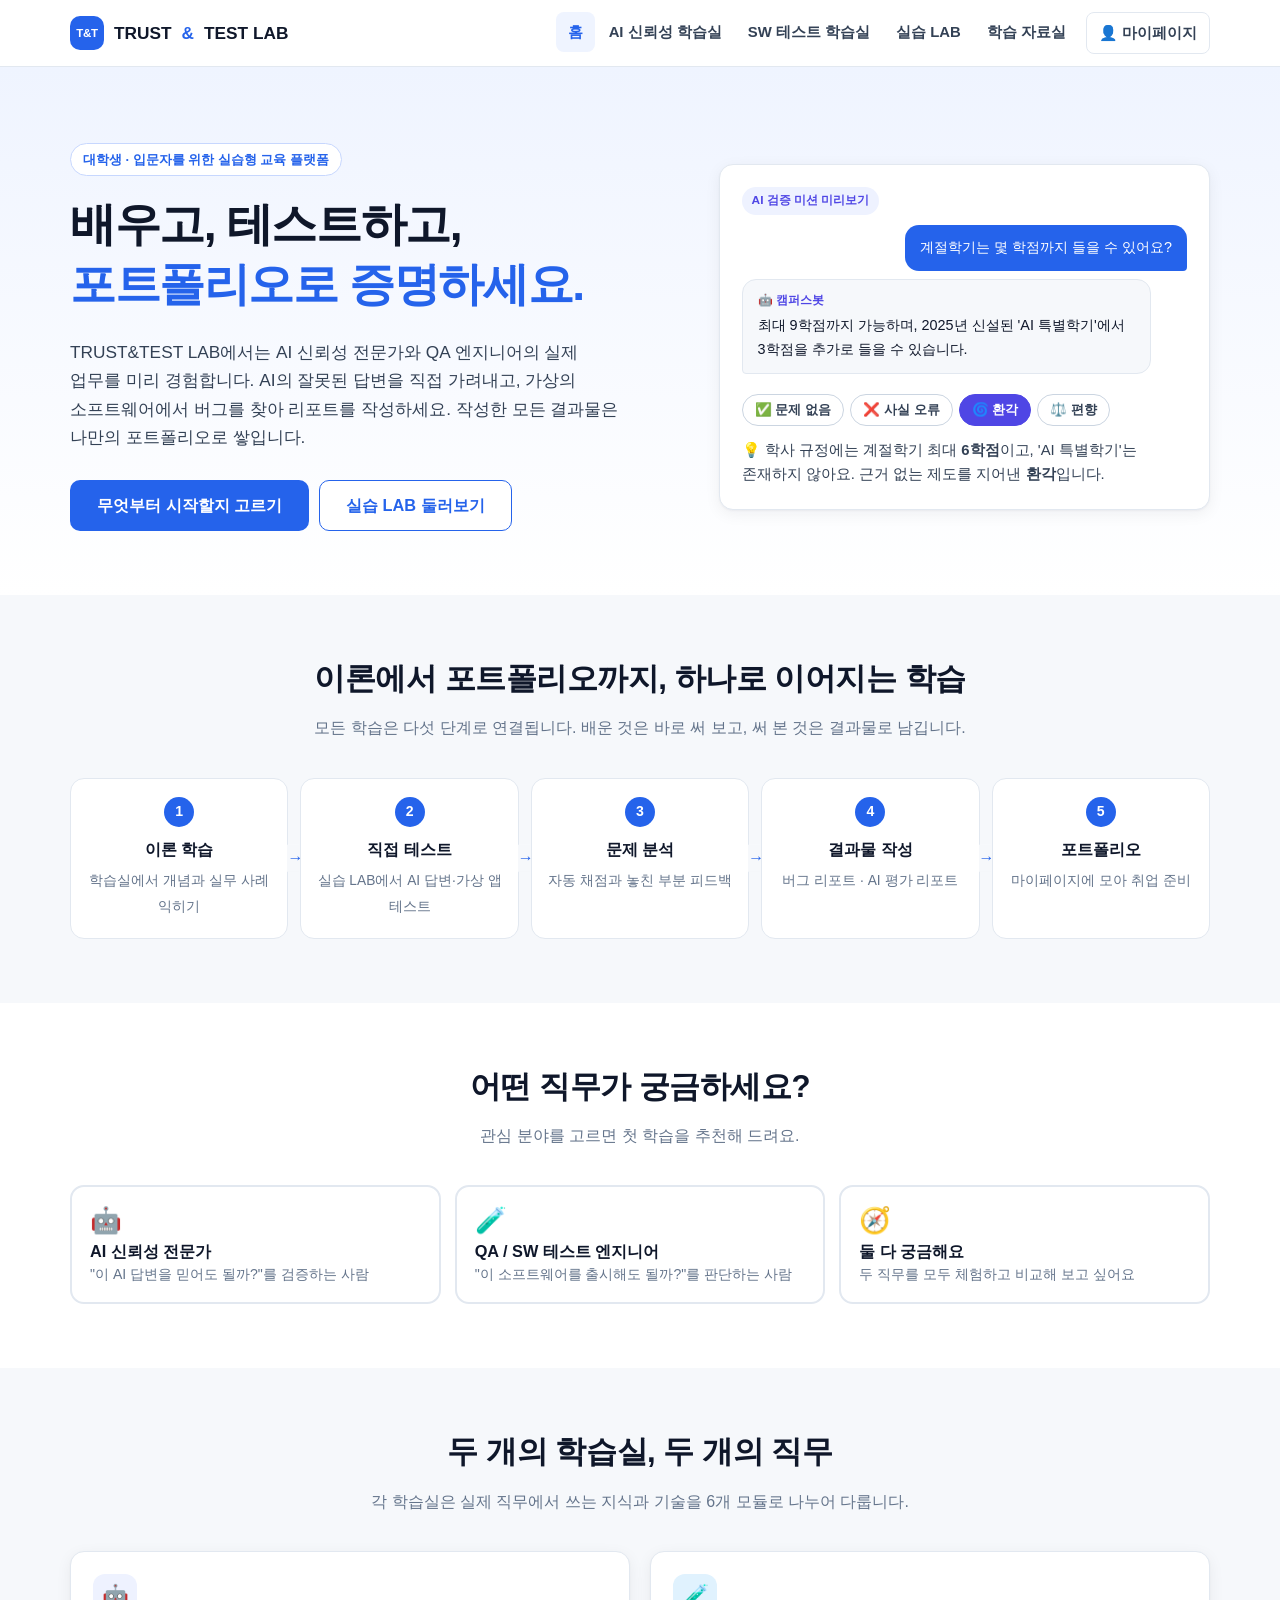
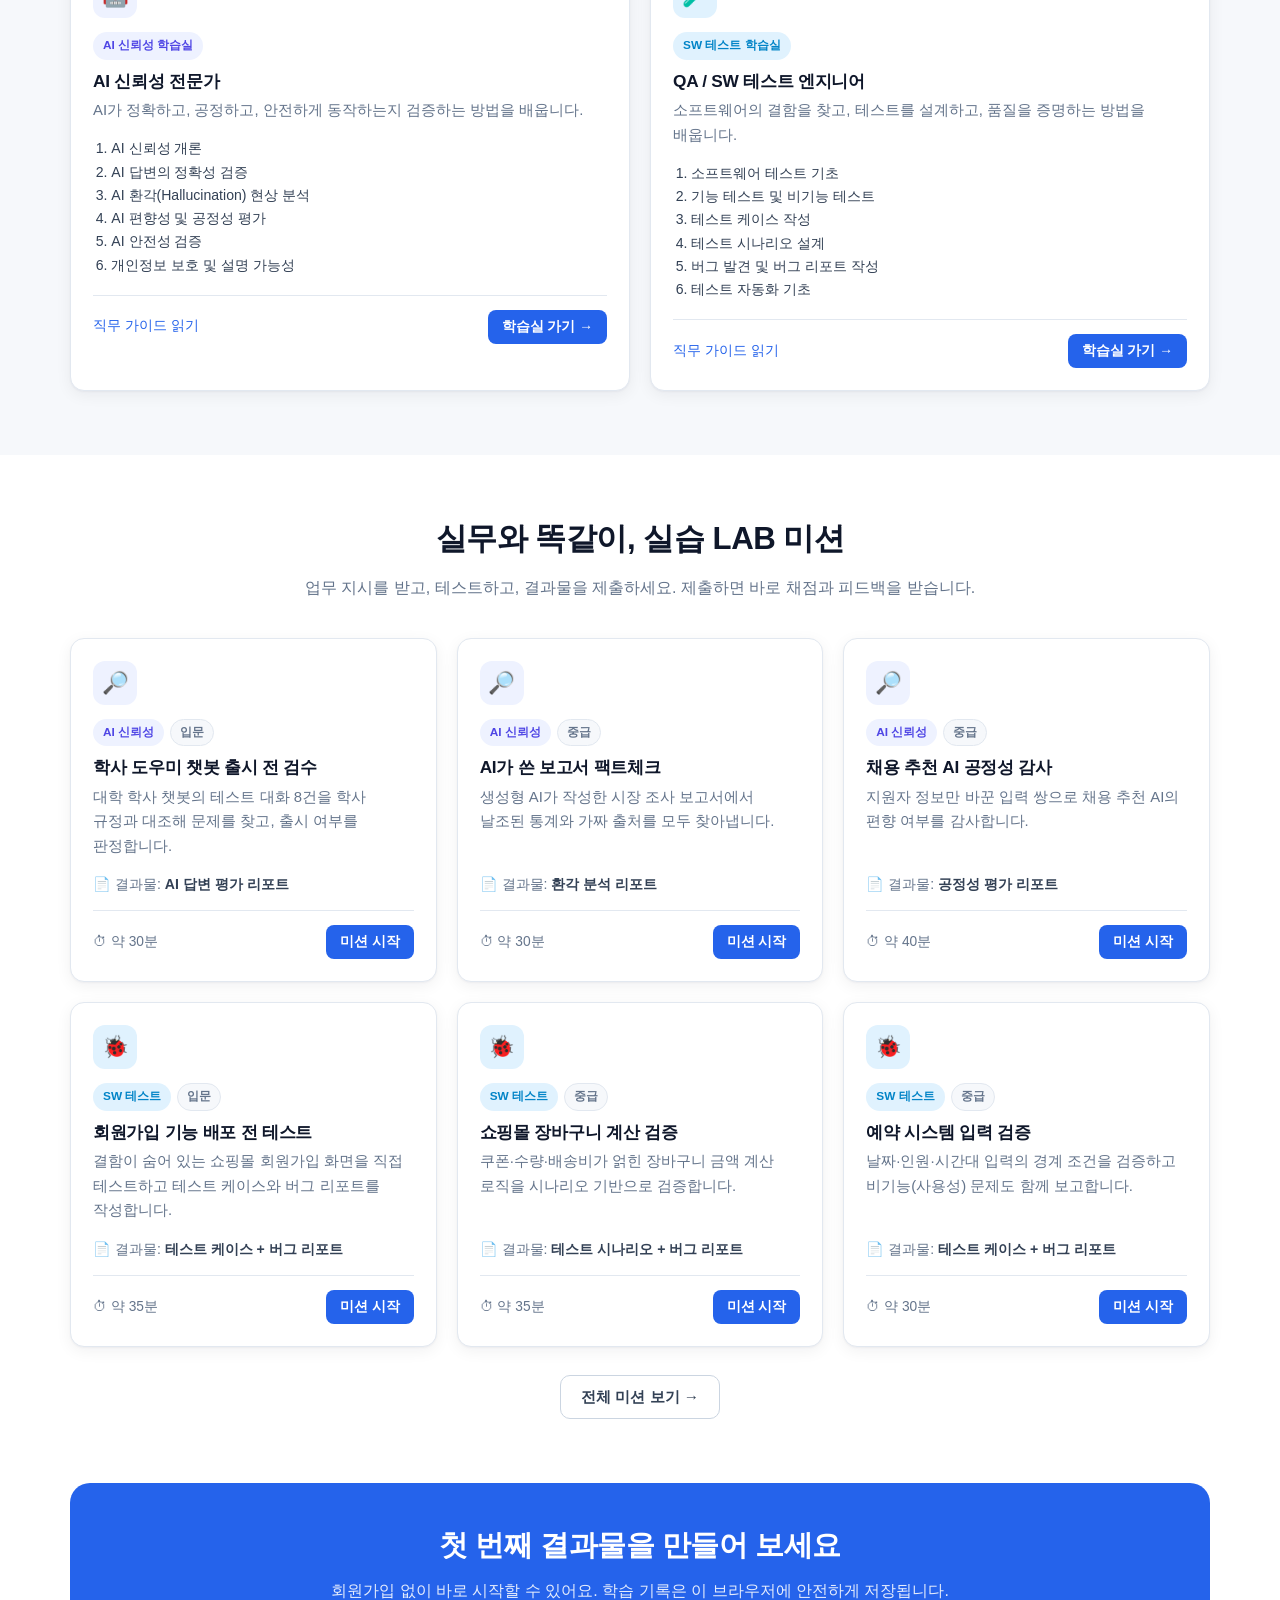
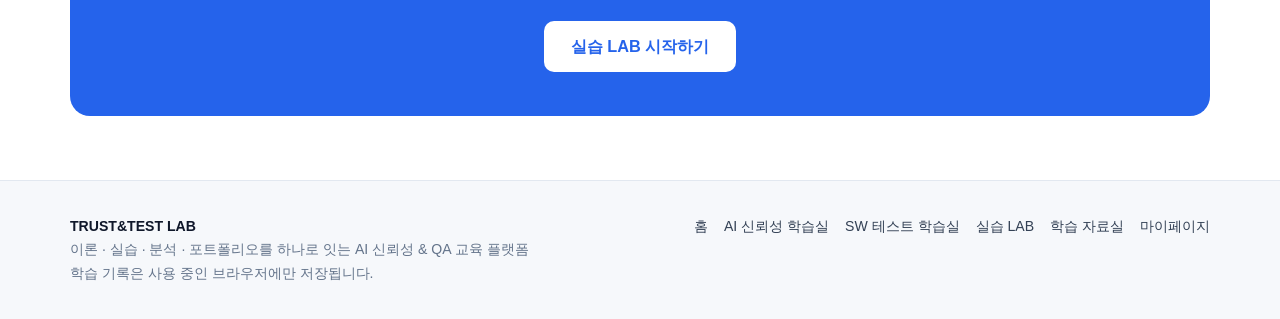
<file: index.html>
<!DOCTYPE html>
<html lang="ko">
<head>
  <meta charset="UTF-8">
  <meta name="viewport" content="width=device-width, initial-scale=1.0">
  <title>TRUST&amp;TEST LAB — AI 신뢰성 & QA 실습 교육 플랫폼</title>
  <meta name="description" content="이론 학습, 실습, 결과 분석, 포트폴리오를 하나로 잇는 AI 신뢰성·소프트웨어 테스트 실습 교육 플랫폼">
  <link rel="stylesheet" href="css/style.css">
  <script src="js/data.js"></script>
  <script src="js/core.js"></script>
</head>
<body data-page="home">
  <header id="site-header"></header>

  <main>
    <!-- 재방문자: 내 학습 현황 -->
    <section id="dash-section" class="section-alt hidden" style="padding:36px 0">
      <div class="container">
        <div class="dashboard">
          <div class="dash-top">
            <div>
              <h2 style="font-size:1.35rem;margin-bottom:2px">다시 오신 것을 환영해요 👋</h2>
              <p class="muted" style="margin:0">지금까지의 학습 현황이에요.</p>
            </div>
            <a class="btn btn-ghost btn-sm" href="mypage.html">마이페이지에서 자세히 보기 →</a>
          </div>
          <div class="grid grid-4" id="dash-stats"></div>
          <div id="dash-continue"></div>
        </div>
      </div>
    </section>

    <!-- Hero -->
    <section class="hero">
      <div class="container hero-grid">
        <div>
          <span class="eyebrow">대학생 · 입문자를 위한 실습형 교육 플랫폼</span>
          <h1>배우고, 테스트하고,<br><em>포트폴리오로 증명하세요.</em></h1>
          <p class="lead">TRUST&amp;TEST LAB에서는 AI 신뢰성 전문가와 QA 엔지니어의 실제 업무를 미리 경험합니다.
            AI의 잘못된 답변을 직접 가려내고, 가상의 소프트웨어에서 버그를 찾아 리포트를 작성하세요.
            작성한 모든 결과물은 나만의 포트폴리오로 쌓입니다.</p>
          <div class="btn-row">
            <a class="btn btn-primary btn-lg" href="#start">무엇부터 시작할지 고르기</a>
            <a class="btn btn-outline btn-lg" href="lab.html">실습 LAB 둘러보기</a>
          </div>
        </div>
        <div class="card" aria-label="실습 미리보기">
          <div class="tags"><span class="tag ai">AI 검증 미션 미리보기</span></div>
          <div class="bubble user" style="font-size:.9rem">계절학기는 몇 학점까지 들을 수 있어요?</div>
          <div class="bubble bot" style="font-size:.9rem">최대 9학점까지 가능하며, 2025년 신설된 'AI 특별학기'에서 3학점을 추가로 들을 수 있습니다.</div>
          <div class="label-pick" style="margin-bottom:0">
            <button disabled>✅ 문제 없음</button>
            <button disabled>❌ 사실 오류</button>
            <button class="on" disabled>🌀 환각</button>
            <button disabled>⚖️ 편향</button>
          </div>
          <p class="small" style="margin:12px 0 0;color:var(--text-2)">💡 학사 규정에는 계절학기 최대 <b>6학점</b>이고, 'AI 특별학기'는 존재하지 않아요. 근거 없는 제도를 지어낸 <b>환각</b>입니다.</p>
        </div>
      </div>
    </section>

    <!-- 학습 흐름 -->
    <section class="section-alt">
      <div class="container">
        <div class="section-head">
          <h2>이론에서 포트폴리오까지, 하나로 이어지는 학습</h2>
          <p>모든 학습은 다섯 단계로 연결됩니다. 배운 것은 바로 써 보고, 써 본 것은 결과물로 남깁니다.</p>
        </div>
        <div class="flow">
          <div class="flow-step"><div class="num">1</div><div><b>이론 학습</b><span>학습실에서 개념과 실무 사례 익히기</span></div></div>
          <div class="flow-step"><div class="num">2</div><div><b>직접 테스트</b><span>실습 LAB에서 AI 답변·가상 앱 테스트</span></div></div>
          <div class="flow-step"><div class="num">3</div><div><b>문제 분석</b><span>자동 채점과 놓친 부분 피드백</span></div></div>
          <div class="flow-step"><div class="num">4</div><div><b>결과물 작성</b><span>버그 리포트 · AI 평가 리포트</span></div></div>
          <div class="flow-step"><div class="num">5</div><div><b>포트폴리오</b><span>마이페이지에 모아 취업 준비</span></div></div>
        </div>
      </div>
    </section>

    <!-- 관심 직무 선택 -->
    <section id="start">
      <div class="container">
        <div class="section-head">
          <h2>어떤 직무가 궁금하세요?</h2>
          <p>관심 분야를 고르면 첫 학습을 추천해 드려요.</p>
        </div>
        <div class="choice-grid" id="choices">
          <button class="choice" data-v="ai"><span style="font-size:1.6rem">🤖</span><b>AI 신뢰성 전문가</b><span>"이 AI 답변을 믿어도 될까?"를 검증하는 사람</span></button>
          <button class="choice" data-v="sw"><span style="font-size:1.6rem">🧪</span><b>QA / SW 테스트 엔지니어</b><span>"이 소프트웨어를 출시해도 될까?"를 판단하는 사람</span></button>
          <button class="choice" data-v="both"><span style="font-size:1.6rem">🧭</span><b>둘 다 궁금해요</b><span>두 직무를 모두 체험하고 비교해 보고 싶어요</span></button>
        </div>
        <div id="recommend"></div>
      </div>
    </section>

    <!-- 두 직무 -->
    <section class="section-alt">
      <div class="container">
        <div class="section-head">
          <h2>두 개의 학습실, 두 개의 직무</h2>
          <p>각 학습실은 실제 직무에서 쓰는 지식과 기술을 6개 모듈로 나누어 다룹니다.</p>
        </div>
        <div class="grid grid-2" id="track-cards"></div>
      </div>
    </section>

    <!-- 실습 LAB -->
    <section>
      <div class="container">
        <div class="section-head">
          <h2>실무와 똑같이, 실습 LAB 미션</h2>
          <p>업무 지시를 받고, 테스트하고, 결과물을 제출하세요. 제출하면 바로 채점과 피드백을 받습니다.</p>
        </div>
        <div class="grid grid-3" id="open-missions"></div>
        <p style="text-align:center;margin:28px 0 0"><a class="btn btn-ghost" href="lab.html">전체 미션 보기 →</a></p>
      </div>
    </section>

    <section style="padding-top:0">
      <div class="container">
        <div class="cta">
          <h2>첫 번째 결과물을 만들어 보세요</h2>
          <p>회원가입 없이 바로 시작할 수 있어요. 학습 기록은 이 브라우저에 안전하게 저장됩니다.</p>
          <a class="btn btn-lg" href="lab.html">실습 LAB 시작하기</a>
        </div>
      </div>
    </section>
  </main>

  <footer id="site-footer"></footer>

  <script>
    /* ---------- 재방문 대시보드 ---------- */
    if (Progress.hasActivity()) {
      const s = Store.load();
      const ai = Progress.track("ai"), sw = Progress.track("sw");
      const missionsDone = Object.keys(s.missions).length;
      $("#dash-section").classList.remove("hidden");
      $("#dash-stats").innerHTML = `
        <div class="stat-tile"><div class="label">🤖 AI 신뢰성 학습실</div><div class="value">${ai.pct}<small>%</small></div><div class="progress ai"><i style="width:${ai.pct}%"></i></div></div>
        <div class="stat-tile"><div class="label">🧪 SW 테스트 학습실</div><div class="value">${sw.pct}<small>%</small></div><div class="progress sw"><i style="width:${sw.pct}%"></i></div></div>
        <div class="stat-tile"><div class="label">🔬 완료한 미션</div><div class="value">${missionsDone}<small> / ${MISSIONS.length}</small></div><div class="small muted">실습 LAB</div></div>
        <div class="stat-tile"><div class="label">📁 포트폴리오 결과물</div><div class="value">${s.portfolio.length}<small>건</small></div><div class="small muted"><a href="mypage.html#portfolio">결과물 보기</a></div></div>`;

      const next = nextStep();
      $("#dash-continue").innerHTML = `
        <div class="continue-card">
          <div>
            <div class="small" style="color:var(--primary);font-weight:800">${s.last ? "이어서 학습하기" : "다음 추천 학습"}</div>
            <b>${esc(s.last ? s.last.title : next.title)}</b>
            ${s.last && next ? `<div class="small muted">다음 추천: ${esc(next.title)}</div>` : ""}
          </div>
          <div class="btn-row">
            ${s.last ? `<a class="btn btn-primary" href="${s.last.href}">이어서 하기</a>` : ""}
            ${next && (!s.last || next.href !== s.last.href) ? `<a class="btn btn-outline" href="${next.href}">${s.last ? "추천 학습 시작" : "시작하기"}</a>` : ""}
          </div>
        </div>`;
    }

    function nextStep() {
      const order = [], seen = new Set();
      const interest = Store.load().interest;
      const tracks = interest === "sw" ? ["sw", "ai"] : ["ai", "sw"];
      tracks.forEach(t => MODULES.filter(m => m.track === t).forEach(m => {
        order.push({ title: `${TRACKS[m.track].room} · ${m.title}`, href: m.href, done: !!Progress.module(m.id).done });
        const mi = MISSIONS.find(x => x.id === m.mission);
        if (mi && mi.href && !seen.has(mi.id)) {
          seen.add(mi.id);
          order.push({ title: `실습 LAB · ${mi.title}`, href: mi.href, done: !!Progress.mission(mi.id) });
        }
      }));
      return order.find(o => !o.done) || { title: "마이페이지에서 포트폴리오 정리하기", href: "mypage.html#portfolio" };
    }

    /* ---------- 관심 직무 선택 ---------- */
    const REC = {
      ai: { title: "AI 신뢰성 개론", sub: "AI 신뢰성 학습실 · 모듈 1", href: "module.html?id=ai-1",
            then: "모듈 1~3을 마친 뒤 실습 LAB의 「학사 도우미 챗봇 출시 전 검수」 미션에 도전하세요." },
      sw: { title: "소프트웨어 테스트 기초", sub: "SW 테스트 학습실 · 모듈 1", href: "module.html?id=sw-1",
            then: "모듈 3·5를 마친 뒤 실습 LAB의 「회원가입 기능 배포 전 테스트」 미션에 도전하세요." },
      both: { title: "AI 신뢰성 개론 → 소프트웨어 테스트 기초", sub: "두 학습실의 모듈 1부터 차례로", href: "module.html?id=ai-1",
              then: "두 직무가 '기준과 실제를 비교한다'는 같은 뿌리를 가졌다는 걸 느낄 수 있어요." },
    };
    function showRec(v) {
      $$("#choices .choice").forEach(c => c.classList.toggle("selected", c.dataset.v === v));
      const r = REC[v];
      $("#recommend").innerHTML = `
        <div class="recommend">
          <div>
            <div class="small" style="color:var(--primary);font-weight:800">추천 첫 학습 · ${r.sub}</div>
            <b style="font-size:1.08rem">${r.title}</b>
            <div class="small muted">${r.then}</div>
          </div>
          <a class="btn btn-primary" href="${r.href}">지금 시작하기 →</a>
        </div>`;
    }
    $("#choices").addEventListener("click", e => {
      const c = e.target.closest(".choice");
      if (!c) return;
      Store.update(s => { s.interest = c.dataset.v; });
      showRec(c.dataset.v);
    });
    if (Store.load().interest) showRec(Store.load().interest);

    /* ---------- 트랙 카드 ---------- */
    $("#track-cards").innerHTML = ["ai", "sw"].map(k => {
      const t = TRACKS[k];
      const mods = MODULES.filter(m => m.track === k);
      return `
        <div class="card">
          <div class="icon-box ${k}">${t.icon}</div>
          <div class="tags"><span class="tag ${k}">${t.room}</span></div>
          <h3>${t.role}</h3>
          <p>${t.desc}</p>
          <ol class="small" style="color:var(--text-2);margin:0 0 4px">${mods.map(m => `<li>${m.title}</li>`).join("")}</ol>
          <div class="card-foot"><a href="resources.html#jobs">직무 가이드 읽기</a><a class="btn btn-sm btn-primary" href="${t.page}">학습실 가기 →</a></div>
        </div>`;
    }).join("");

    $("#open-missions").innerHTML = MISSIONS.filter(m => m.href).map(missionCard).join("");
  </script>
</body>
</html>
</file>
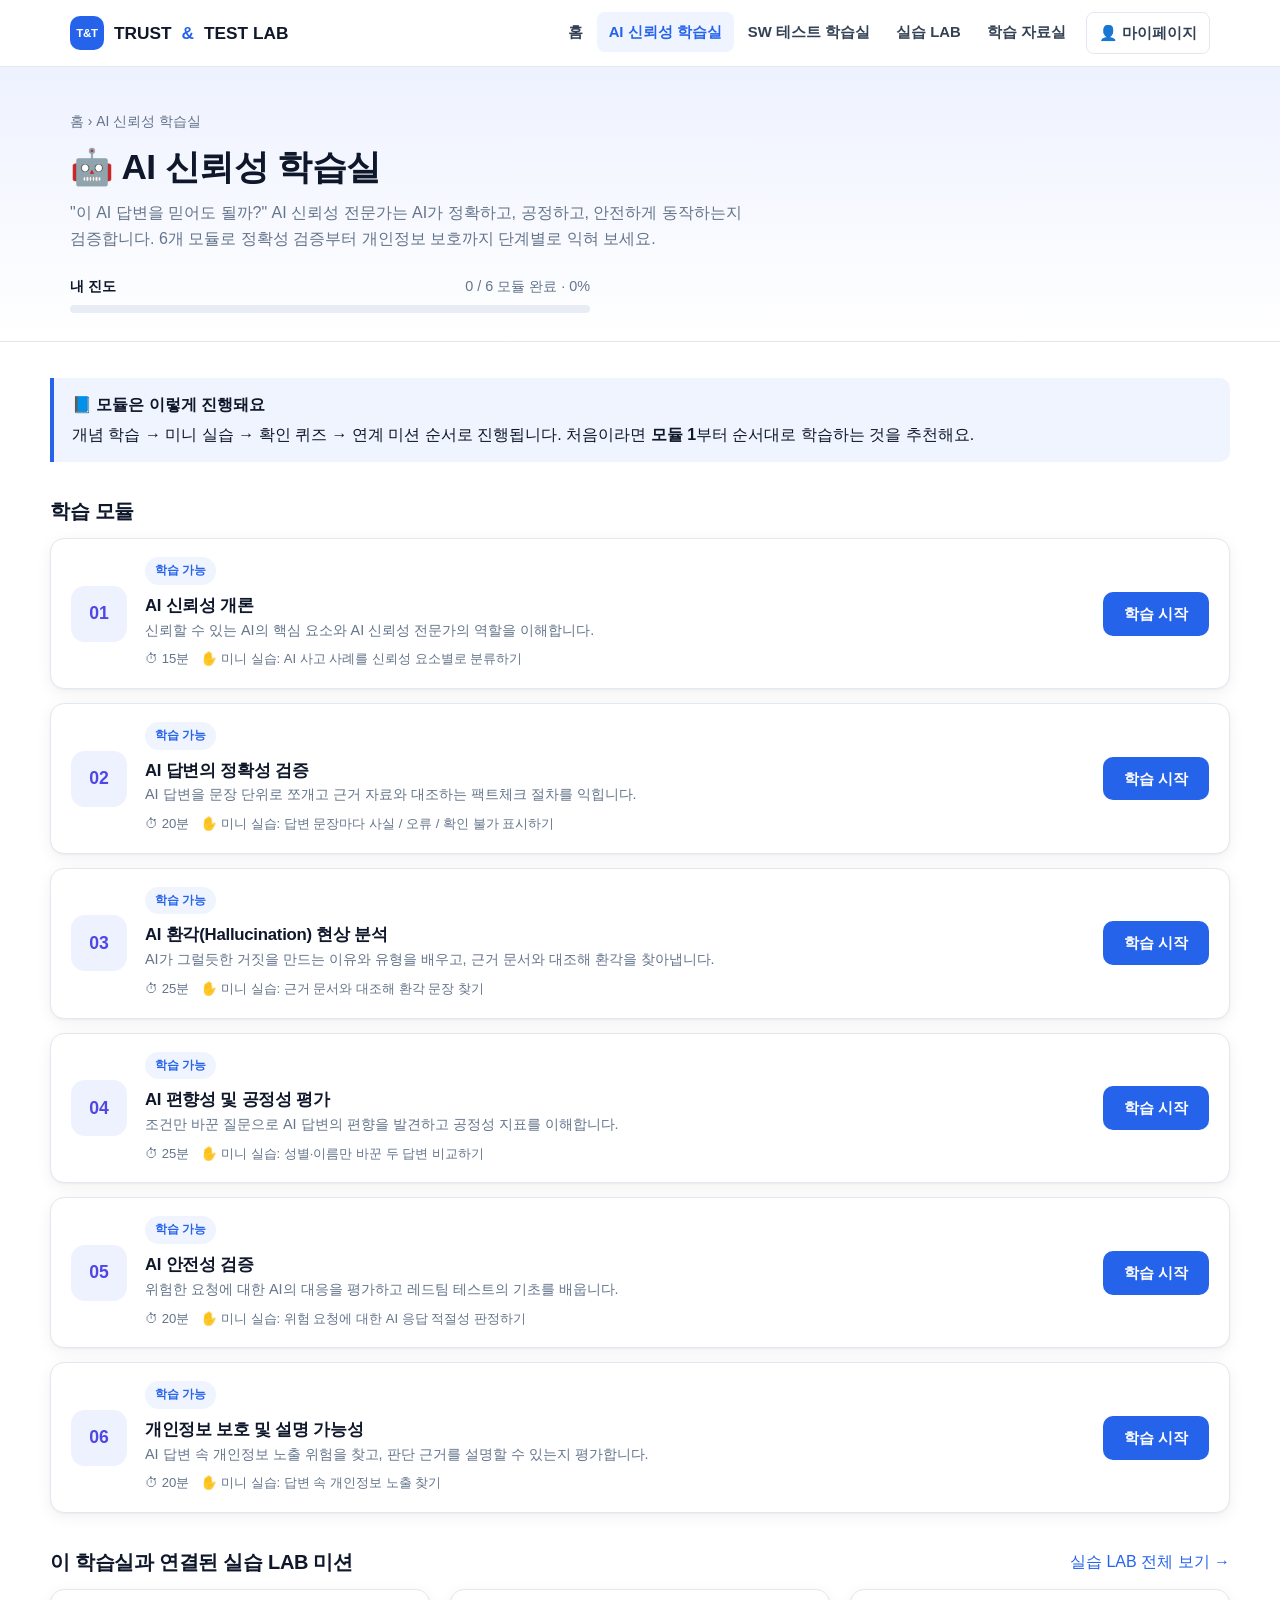
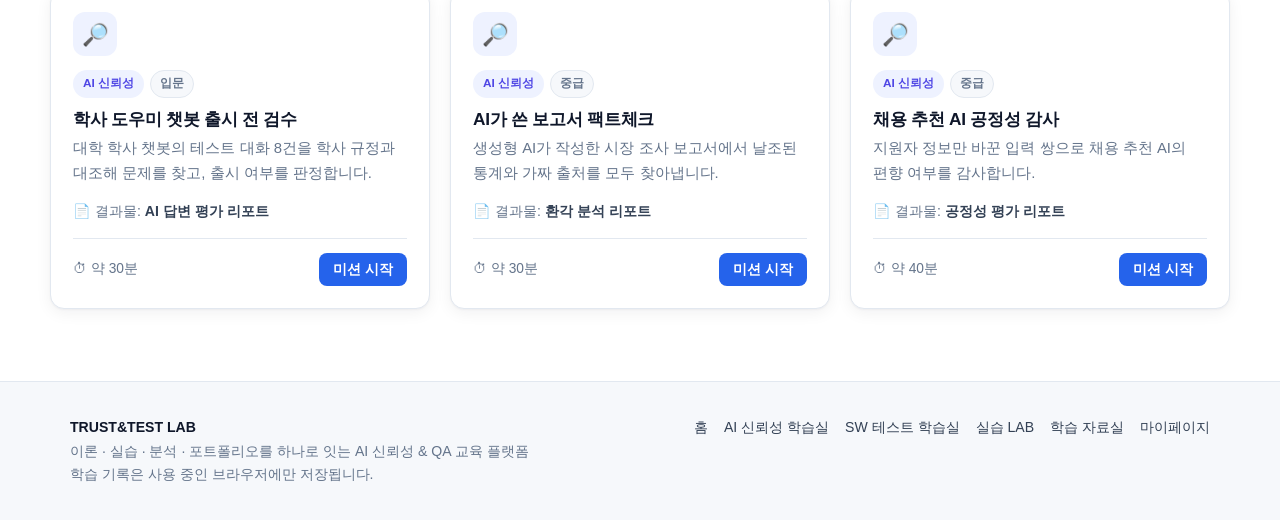
<file: ai-lab.html>
<!DOCTYPE html>
<html lang="ko">
<head>
  <meta charset="UTF-8">
  <meta name="viewport" content="width=device-width, initial-scale=1.0">
  <title>AI 신뢰성 학습실 — TRUST&amp;TEST LAB</title>
  <link rel="stylesheet" href="css/style.css">
  <script src="js/data.js"></script>
  <script src="js/core.js"></script>
</head>
<body data-page="ai">
  <header id="site-header"></header>

  <div class="page-head ai">
    <div class="container">
      <div class="breadcrumb"><a href="index.html">홈</a> › AI 신뢰성 학습실</div>
      <h1>🤖 AI 신뢰성 학습실</h1>
      <p>"이 AI 답변을 믿어도 될까?" AI 신뢰성 전문가는 AI가 정확하고, 공정하고, 안전하게 동작하는지 검증합니다.
        6개 모듈로 정확성 검증부터 개인정보 보호까지 단계별로 익혀 보세요.</p>
      <div id="track-progress" style="max-width:520px;margin-top:22px"></div>
    </div>
  </div>

  <main class="container page-body">
    <div class="callout" style="margin-top:0">
      <b>📘 모듈은 이렇게 진행돼요</b>
      개념 학습 → 미니 실습 → 확인 퀴즈 → 연계 미션 순서로 진행됩니다. 처음이라면 <b>모듈 1</b>부터 순서대로 학습하는 것을 추천해요.
    </div>

    <div class="block-title"><h2>학습 모듈</h2></div>
    <div class="module-list" id="module-list"></div>

    <div class="block-title"><h2>이 학습실과 연결된 실습 LAB 미션</h2><a href="lab.html">실습 LAB 전체 보기 →</a></div>
    <div class="grid grid-3" id="track-missions"></div>
  </main>

  <footer id="site-footer"></footer>
  <script>renderTrackRoom("ai");</script>
</body>
</html>
</file>
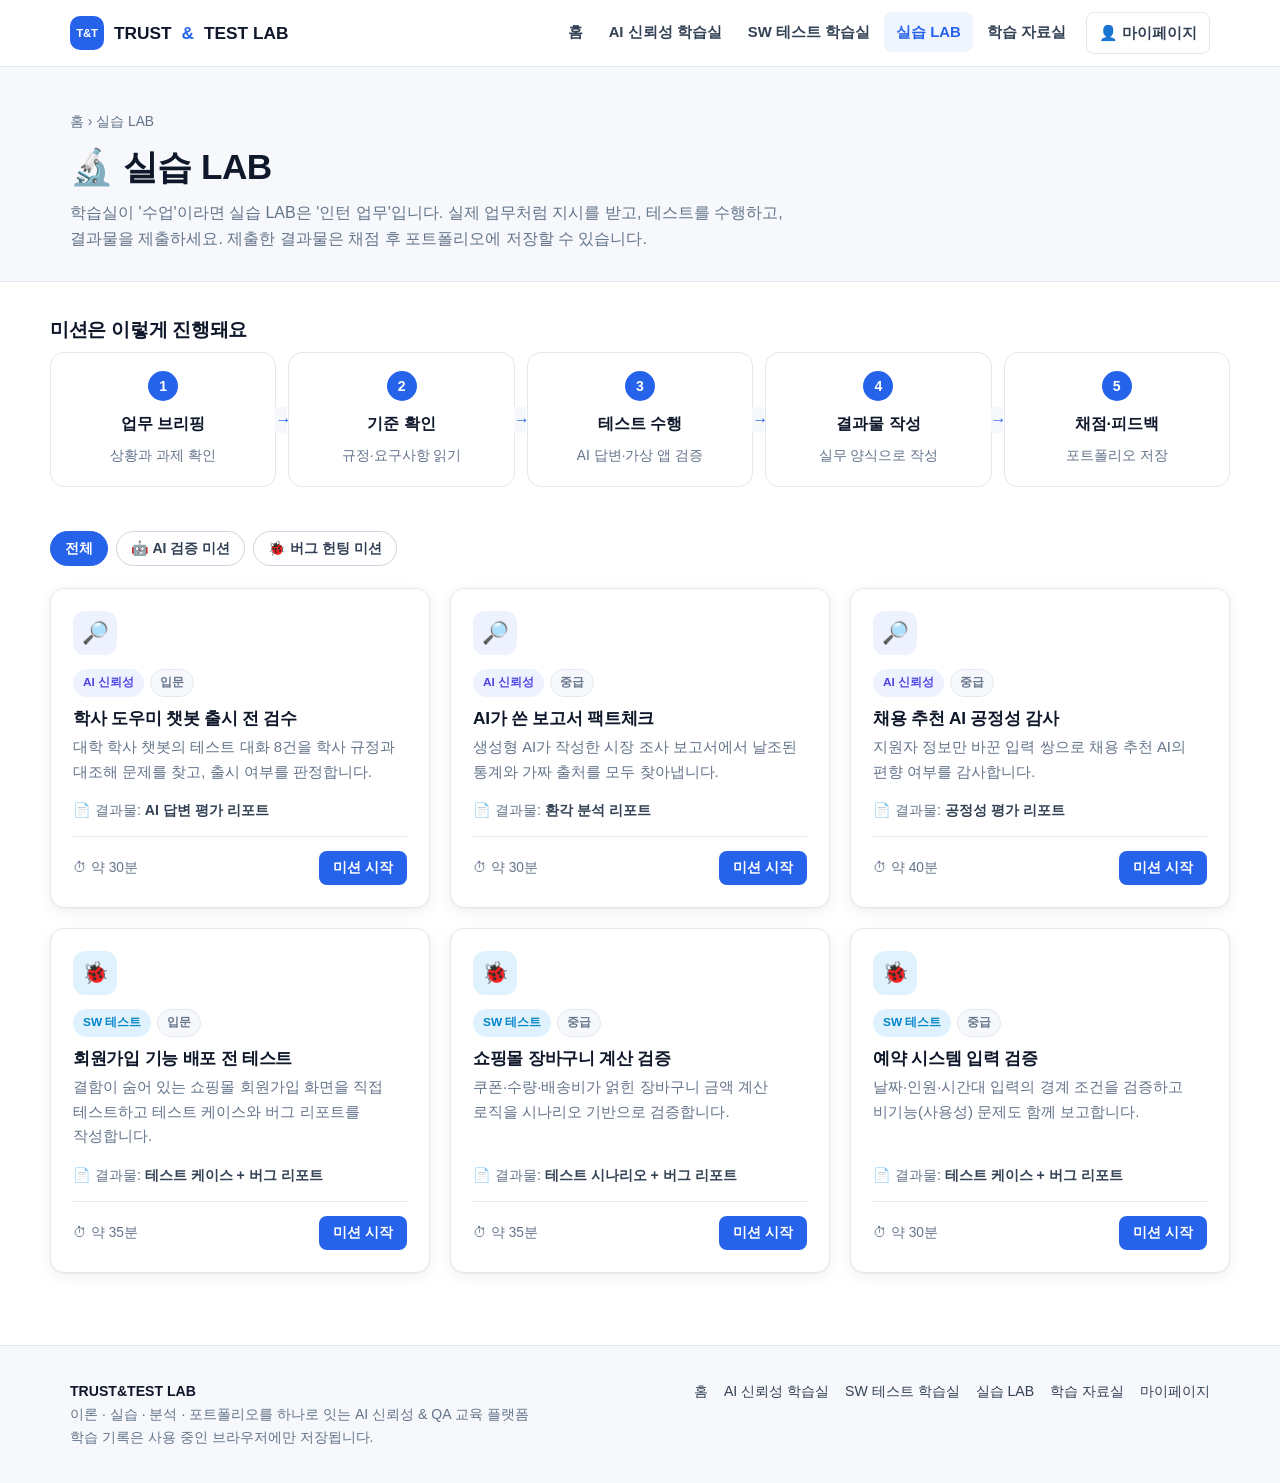
<file: lab.html>
<!DOCTYPE html>
<html lang="ko">
<head>
  <meta charset="UTF-8">
  <meta name="viewport" content="width=device-width, initial-scale=1.0">
  <title>실습 LAB — TRUST&amp;TEST LAB</title>
  <link rel="stylesheet" href="css/style.css">
  <script src="js/data.js"></script>
  <script src="js/core.js"></script>
</head>
<body data-page="lab">
  <header id="site-header"></header>

  <div class="page-head">
    <div class="container">
      <div class="breadcrumb"><a href="index.html">홈</a> › 실습 LAB</div>
      <h1>🔬 실습 LAB</h1>
      <p>학습실이 '수업'이라면 실습 LAB은 '인턴 업무'입니다. 실제 업무처럼 지시를 받고, 테스트를 수행하고,
        결과물을 제출하세요. 제출한 결과물은 채점 후 포트폴리오에 저장할 수 있습니다.</p>
    </div>
  </div>

  <main class="container page-body">
    <h2 style="font-size:1.2rem">미션은 이렇게 진행돼요</h2>
    <div class="flow" style="margin-bottom:44px">
      <div class="flow-step"><div class="num">1</div><div><b>업무 브리핑</b><span>상황과 과제 확인</span></div></div>
      <div class="flow-step"><div class="num">2</div><div><b>기준 확인</b><span>규정·요구사항 읽기</span></div></div>
      <div class="flow-step"><div class="num">3</div><div><b>테스트 수행</b><span>AI 답변·가상 앱 검증</span></div></div>
      <div class="flow-step"><div class="num">4</div><div><b>결과물 작성</b><span>실무 양식으로 작성</span></div></div>
      <div class="flow-step"><div class="num">5</div><div><b>채점·피드백</b><span>포트폴리오 저장</span></div></div>
    </div>

    <div class="toolbar">
      <div class="chips" id="chips" role="group" aria-label="트랙 필터">
        <button class="chip active" data-v="all">전체</button>
        <button class="chip" data-v="ai">🤖 AI 검증 미션</button>
        <button class="chip" data-v="sw">🐞 버그 헌팅 미션</button>
      </div>
    </div>
    <div class="grid grid-3" id="list"></div>
  </main>

  <footer id="site-footer"></footer>
  <script>
    function render(f) {
      const items = MISSIONS.filter(m => f === "all" || m.track === f)
        .sort((a, b) => (b.href ? 1 : 0) - (a.href ? 1 : 0));
      $("#list").innerHTML = items.map(missionCard).join("");
    }
    $("#chips").addEventListener("click", e => {
      const c = e.target.closest(".chip");
      if (!c) return;
      $$("#chips .chip").forEach(b => b.classList.toggle("active", b === c));
      render(c.dataset.v);
    });
    render("all");
  </script>
</body>
</html>
</file>
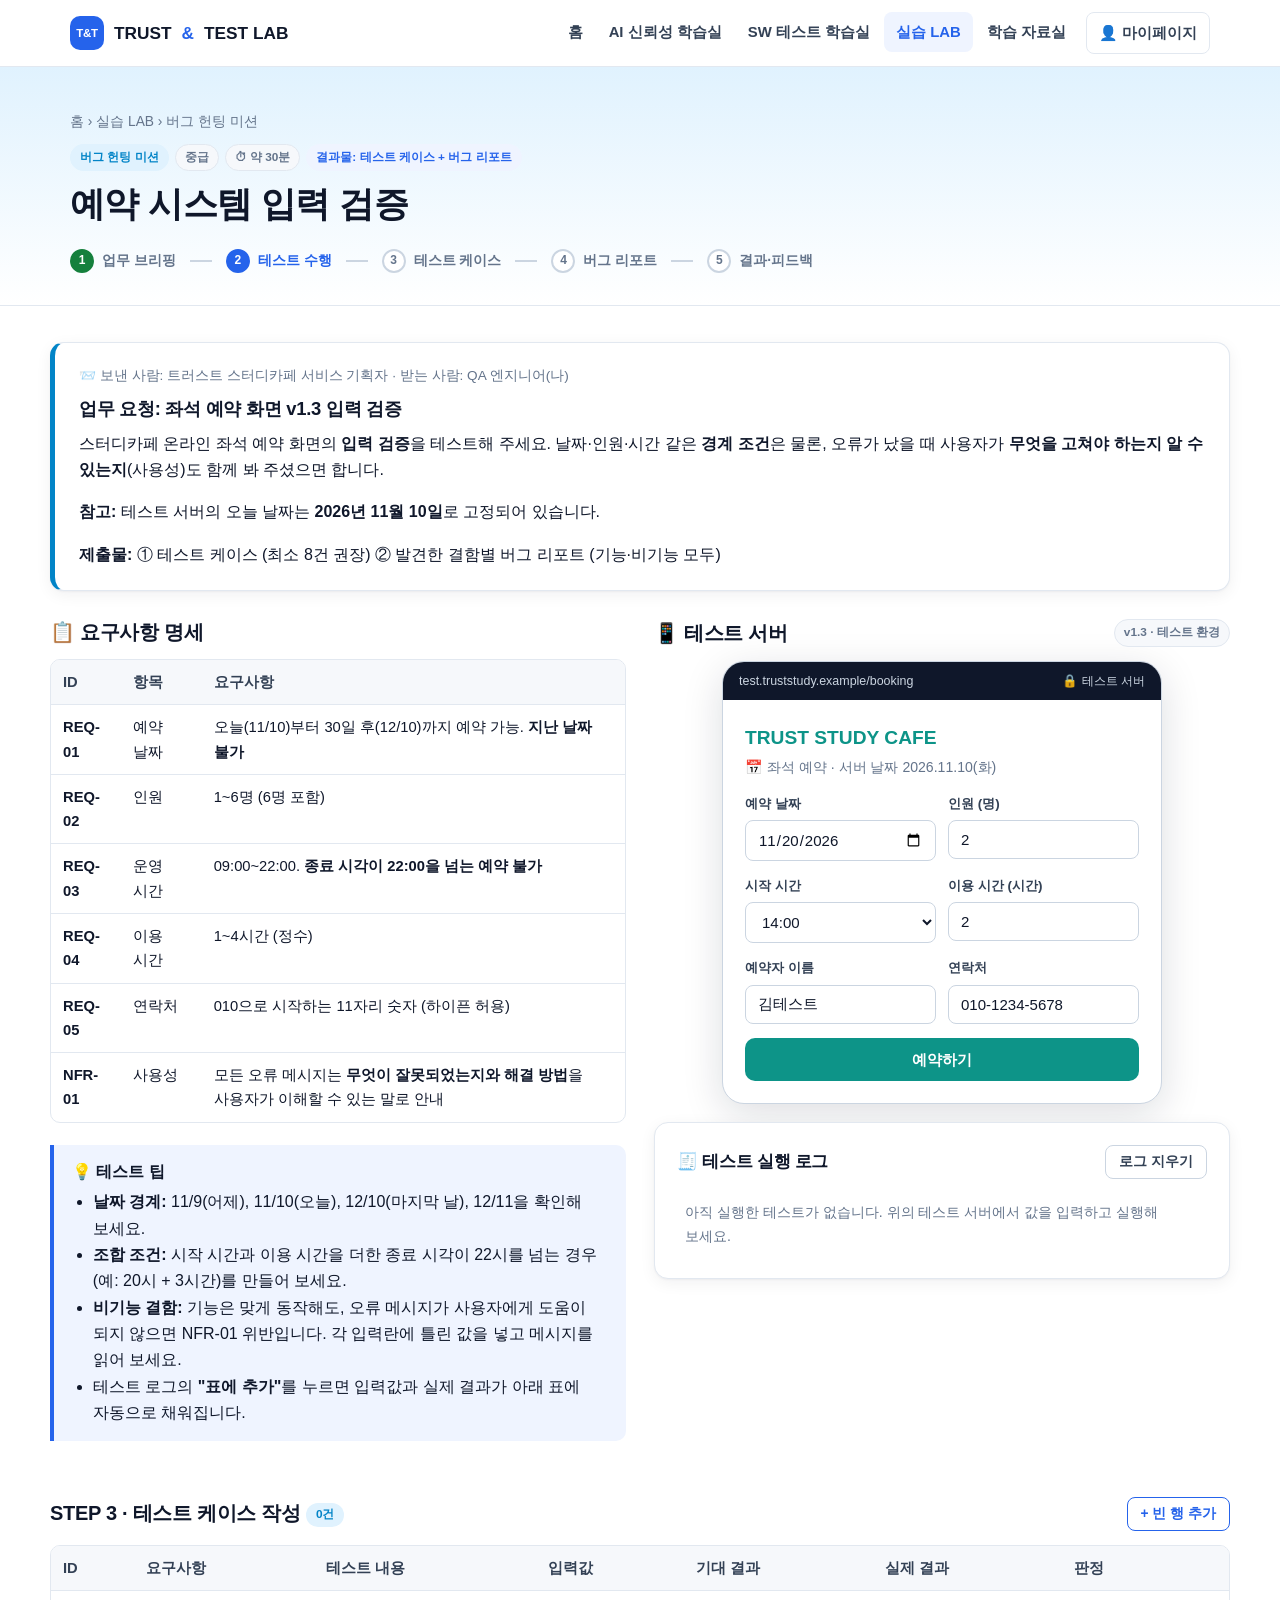
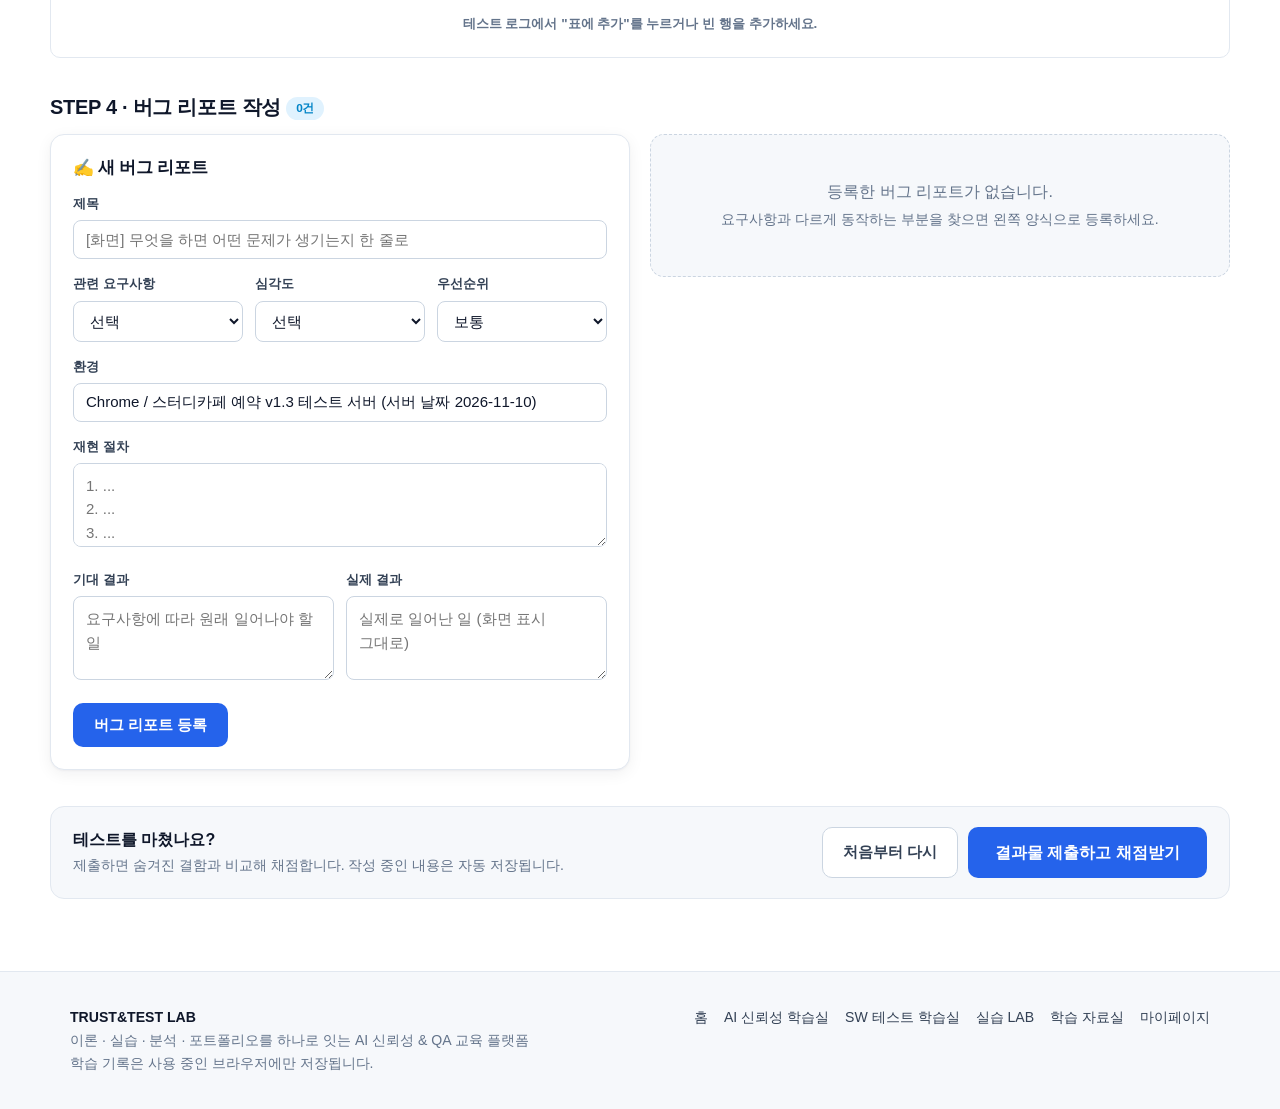
<file: mission-booking.html>
<!DOCTYPE html>
<html lang="ko">
<head>
  <meta charset="UTF-8">
  <meta name="viewport" content="width=device-width, initial-scale=1.0">
  <title>예약 시스템 입력 검증 — TRUST&amp;TEST LAB</title>
  <link rel="stylesheet" href="css/style.css">
  <script src="js/data.js"></script>
  <script src="js/core.js"></script>
  <script src="js/bughunt.js"></script>
</head>
<body data-page="lab">
  <header id="site-header"></header>

  <div class="page-head sw">
    <div class="container">
      <div class="breadcrumb"><a href="index.html">홈</a> › <a href="lab.html">실습 LAB</a> › 버그 헌팅 미션</div>
      <div class="tags"><span class="tag sw">버그 헌팅 미션</span><span class="tag">중급</span><span class="tag">⏱ 약 30분</span><span class="tag blue">결과물: 테스트 케이스 + 버그 리포트</span></div>
      <h1>예약 시스템 입력 검증</h1>
      <ol class="stepper" id="stepper">
        <li><span class="dot">1</span>업무 브리핑</li><li><span class="dot">2</span>테스트 수행</li>
        <li><span class="dot">3</span>테스트 케이스</li><li><span class="dot">4</span>버그 리포트</li><li><span class="dot">5</span>결과·피드백</li>
      </ol>
    </div>
  </div>

  <main class="container page-body" id="hunt"></main>
  <footer id="site-footer"></footer>

  <script>
    /* 테스트 서버의 '오늘' 날짜는 고정 (실제 날짜와 무관하게 같은 결과가 나오도록) */
    const TODAY = "2026-11-10", LAST = "2026-12-10";
    const HOURS = Array.from({ length: 13 }, (_, i) => 9 + i);   // 09 ~ 21시 시작

    function check(v, buggy) {
      const e = {};
      // REQ-01 날짜
      if (!v.date) e.date = "예약 날짜를 선택해 주세요.";
      else if (!buggy && v.date < TODAY) e.date = "지난 날짜는 예약할 수 없어요. 11월 10일 이후 날짜를 선택해 주세요.";
      else if (v.date > LAST) e.date = "예약은 12월 10일까지만 가능해요. 더 가까운 날짜를 선택해 주세요.";
      // REQ-02 인원
      const p = Number(v.people);
      if (!Number.isInteger(p) || p < 1 || (buggy ? p >= 6 : p > 6)) e.people = "인원은 1~6명까지 예약할 수 있어요.";
      // REQ-04 이용 시간
      const d = Number(v.dur);
      if (!Number.isInteger(d) || d < 1 || d > 4) e.dur = "이용 시간은 1~4시간 사이로 입력해 주세요.";
      // REQ-03 종료 시각
      else if (!buggy && Number(v.start) + d > 22) e.dur = "운영 시간(22:00)을 넘는 예약은 할 수 없어요. 이용 시간을 줄이거나 시작 시간을 앞당겨 주세요.";
      // 이름
      if (!v.name) e.name = "예약자 이름을 입력해 주세요.";
      // REQ-05 연락처 (NFR-01: 결함 버전은 이해할 수 없는 오류 코드만 표시)
      if (!/^010\d{8}$/.test(v.phone.replace(/-/g, ""))) e.phone = buggy ? "ERR_4021" : "연락처는 010으로 시작하는 11자리 숫자로 입력해 주세요. (예: 010-1234-5678)";
      return e;
    }

    BugHunt({
      missionId: "m-sw-booking",
      from: "📨 보낸 사람: 트러스트 스터디카페 서비스 기획자 · 받는 사람: QA 엔지니어(나)",
      briefTitle: "업무 요청: 좌석 예약 화면 v1.3 입력 검증",
      briefHtml: `<p>스터디카페 온라인 좌석 예약 화면의 <b>입력 검증</b>을 테스트해 주세요. 날짜·인원·시간 같은 <b>경계 조건</b>은 물론,
        오류가 났을 때 사용자가 <b>무엇을 고쳐야 하는지 알 수 있는지</b>(사용성)도 함께 봐 주셨으면 합니다.</p>
        <p><b>참고:</b> 테스트 서버의 오늘 날짜는 <b>2026년 11월 10일</b>로 고정되어 있습니다.</p>
        <p style="margin:0"><b>제출물:</b> ① 테스트 케이스 (최소 8건 권장) ② 발견한 결함별 버그 리포트 (기능·비기능 모두)</p>`,
      version: "v1.3 · 테스트 환경", host: "test.truststudy.example/booking",
      env: "Chrome / 스터디카페 예약 v1.3 테스트 서버 (서버 날짜 2026-11-10)",
      reqs: [
        { id: "REQ-01", item: "예약 날짜", text: "오늘(11/10)부터 30일 후(12/10)까지 예약 가능. <b>지난 날짜 불가</b>" },
        { id: "REQ-02", item: "인원", text: "1~6명 (6명 포함)" },
        { id: "REQ-03", item: "운영 시간", text: "09:00~22:00. <b>종료 시각이 22:00을 넘는 예약 불가</b>" },
        { id: "REQ-04", item: "이용 시간", text: "1~4시간 (정수)" },
        { id: "REQ-05", item: "연락처", text: "010으로 시작하는 11자리 숫자 (하이픈 허용)" },
        { id: "NFR-01", item: "사용성", text: "모든 오류 메시지는 <b>무엇이 잘못되었는지와 해결 방법</b>을 사용자가 이해할 수 있는 말로 안내" },
      ],
      tips: [
        "<b>날짜 경계:</b> 11/9(어제), 11/10(오늘), 12/10(마지막 날), 12/11을 확인해 보세요.",
        "<b>조합 조건:</b> 시작 시간과 이용 시간을 더한 종료 시각이 22시를 넘는 경우(예: 20시 + 3시간)를 만들어 보세요.",
        "<b>비기능 결함:</b> 기능은 맞게 동작해도, 오류 메시지가 사용자에게 도움이 되지 않으면 NFR-01 위반입니다. 각 입력란에 틀린 값을 넣고 메시지를 읽어 보세요.",
      ],
      table: { title: "테스트 케이스 작성", short: "테스트 케이스", idPrefix: "TC", desc: "테스트 내용", input: "입력값", descPh: "예: 인원 상한 경계값", inputPh: "예: 인원=6" },
      minTc: 8,
      okLabel: "예약 완료", errLabel: "예약 실패",
      falsePosHint: "이용 시간 범위(REQ-04)와 연락처 형식 검사(REQ-05) 자체는 정상입니다. 연락처 문제는 '검사'가 아니라 '메시지'에 있었어요(NFR-01).",
      portfolioTitle: "트러스트 스터디카페 좌석 예약 v1.3 입력 검증 결과 보고",
      target: "트러스트 스터디카페 좌석 예약 화면 v1.3 — 날짜·인원·운영 시간·이용 시간·연락처 입력 검증(REQ-01~05) 및 오류 메시지 사용성(NFR-01)",
      bugs: [
        { id: "B1", req: "REQ-01", short: "지난 날짜", title: "지난 날짜로 예약이 완료됨", sev: "높음",
          how: "상한(12/10)만 검사하고 하한(오늘)을 검사하지 않았어요. 어제 날짜(11/9)처럼 <b>무효 파티션</b>의 값을 넣어 봐야 찾을 수 있습니다. 이미 지난 날짜의 예약이 쌓이면 좌석 관리가 꼬여요.",
          model: { title: "[예약] 지난 날짜(2026-11-09)를 선택해도 예약이 완료됨", steps: "1. 예약 화면 접속 (서버 날짜 2026-11-10)\n2. 날짜 2026-11-09, 인원 2, 시작 14:00, 이용 2시간, 이름·연락처 유효값 입력\n3. 예약하기 클릭", expected: "REQ-01에 따라 '지난 날짜는 예약할 수 없어요' 오류 표시", actual: "예약 완료 메시지와 예약번호 표시" } },
        { id: "B2", req: "REQ-02", short: "인원 상한 경계", title: "인원 6명이 거부됨 (경계값 결함)", sev: "보통",
          how: "<code>p &lt;= 6</code>을 <code>p &lt; 6</code>으로 구현했어요. 상한 경계값 6을 넣어야 찾을 수 있습니다.",
          model: { title: "[예약] 인원 6명 입력 시 '1~6명까지 예약할 수 있어요' 오류 발생", steps: "1. 예약 화면 접속\n2. 인원에 6, 나머지 항목은 유효값 입력\n3. 예약하기 클릭", expected: "REQ-02에 따라 6명은 예약 가능 → 예약 완료", actual: "'인원은 1~6명까지 예약할 수 있어요' 오류 표시" } },
        { id: "B3", req: "REQ-03", short: "운영 시간 초과", title: "종료 시각이 22:00을 넘는 예약이 허용됨", sev: "높음",
          how: "시작 시간과 이용 시간을 <b>조합</b>해야 드러나는 결함이에요. 각각은 유효한 값(20시 시작, 3시간)이지만 합치면 23시 종료가 됩니다. 단일 입력만 테스트하면 놓치기 쉬워요.",
          model: { title: "[예약] 20:00 시작 + 3시간 이용(23:00 종료) 예약이 완료됨", steps: "1. 예약 화면 접속\n2. 시작 시간 20:00, 이용 시간 3, 나머지 유효값 입력\n3. 예약하기 클릭", expected: "REQ-03에 따라 '운영 시간(22:00)을 넘는 예약은 할 수 없어요' 오류 표시", actual: "20:00~23:00 예약 완료" } },
        { id: "B4", req: "NFR-01", short: "오류 메시지 사용성", title: "연락처 오류 시 'ERR_4021'만 표시됨 (사용성 결함)", sev: "보통",
          how: "형식 검사 자체는 정상이지만, 사용자가 무엇을 고쳐야 할지 알 수 없는 오류 코드만 보여줍니다. 기능 결함이 아니어도 <b>비기능 요구사항(사용성)</b> 위반은 버그 리포트 대상이에요.",
          model: { title: "[예약] 연락처 형식 오류 시 원인을 알 수 없는 'ERR_4021'만 표시됨", steps: "1. 예약 화면 접속\n2. 연락처에 02-123-4567 입력, 나머지 유효값 입력\n3. 예약하기 클릭", expected: "NFR-01에 따라 '연락처는 010으로 시작하는 11자리 숫자로 입력해 주세요' 같은 안내 표시", actual: "'ERR_4021'만 표시되어 사용자가 원인과 해결 방법을 알 수 없음" } },
      ],
      renderApp(el, api) {
        el.innerHTML = `
          <div class="app-brand" style="color:#0d9488">TRUST STUDY CAFE</div>
          <p class="small muted" style="margin-bottom:14px">📅 좌석 예약 · 서버 날짜 2026.11.10(화)</p>
          <div class="field-row">
            <div class="field"><label for="bk-date">예약 날짜</label><input class="input" id="bk-date" type="date" value="2026-11-20"></div>
            <div class="field"><label for="bk-people">인원 (명)</label><input class="input" id="bk-people" value="2" inputmode="numeric"></div>
          </div>
          <div class="field-row">
            <div class="field"><label for="bk-start">시작 시간</label><select class="select" id="bk-start">${HOURS.map(h => `<option value="${h}" ${h === 14 ? "selected" : ""}>${String(h).padStart(2, "0")}:00</option>`).join("")}</select></div>
            <div class="field"><label for="bk-dur">이용 시간 (시간)</label><input class="input" id="bk-dur" value="2" inputmode="numeric"></div>
          </div>
          <div class="field-row">
            <div class="field"><label for="bk-name">예약자 이름</label><input class="input" id="bk-name" value="김테스트"></div>
            <div class="field"><label for="bk-phone">연락처</label><input class="input" id="bk-phone" value="010-1234-5678"></div>
          </div>
          <button class="btn btn-primary" id="bk-go" style="width:100%;background:#0d9488">예약하기</button>
          <div class="app-msg" id="bk-out"></div>`;
        $("#bk-go", el).addEventListener("click", () => {
          const v = { date: $("#bk-date", el).value, people: $("#bk-people", el).value.trim(), start: $("#bk-start", el).value,
                      dur: $("#bk-dur", el).value.trim(), name: $("#bk-name", el).value.trim(), phone: $("#bk-phone", el).value.trim() };
          const got = check(v, true), spec = check(v, false);
          const trig = [];
          if (!!got.date !== !!spec.date) trig.push("B1");
          if (!!got.people !== !!spec.people) trig.push("B2");
          if (!!got.dur !== !!spec.dur) trig.push("B3");
          if (got.phone && got.phone !== spec.phone) trig.push("B4");
          const input = `날짜 ${v.date || "(없음)"} / 인원 ${v.people || "(빈칸)"} / 시작 ${String(v.start).padStart(2, "0")}:00 / 이용 ${v.dur || "(빈칸)"}시간 / 이름 ${v.name || "(빈칸)"} / 연락처 ${v.phone || "(빈칸)"}`;
          const errs = Object.values(got);
          const out = $("#bk-out", el);
          if (errs.length) {
            out.className = "app-msg show error";
            out.innerHTML = `<b>예약할 수 없습니다.</b><ul>${errs.map(x => `<li>${esc(x)}</li>`).join("")}</ul>`;
            api.record(input, "오류: " + errs.join(" "), false, trig);
          } else {
            const end = Number(v.start) + Number(v.dur);
            const msg = `${v.date.slice(5).replace("-", "월 ")}일 ${String(v.start).padStart(2, "0")}:00~${String(end).padStart(2, "0")}:00, ${v.people}명 예약 완료 (예약번호 TS-${1000 + api.count()})`;
            out.className = "app-msg show success"; out.textContent = "✅ " + msg;
            api.record(input, msg, true, trig);
          }
        });
      },
    });
  </script>
</body>
</html>
</file>
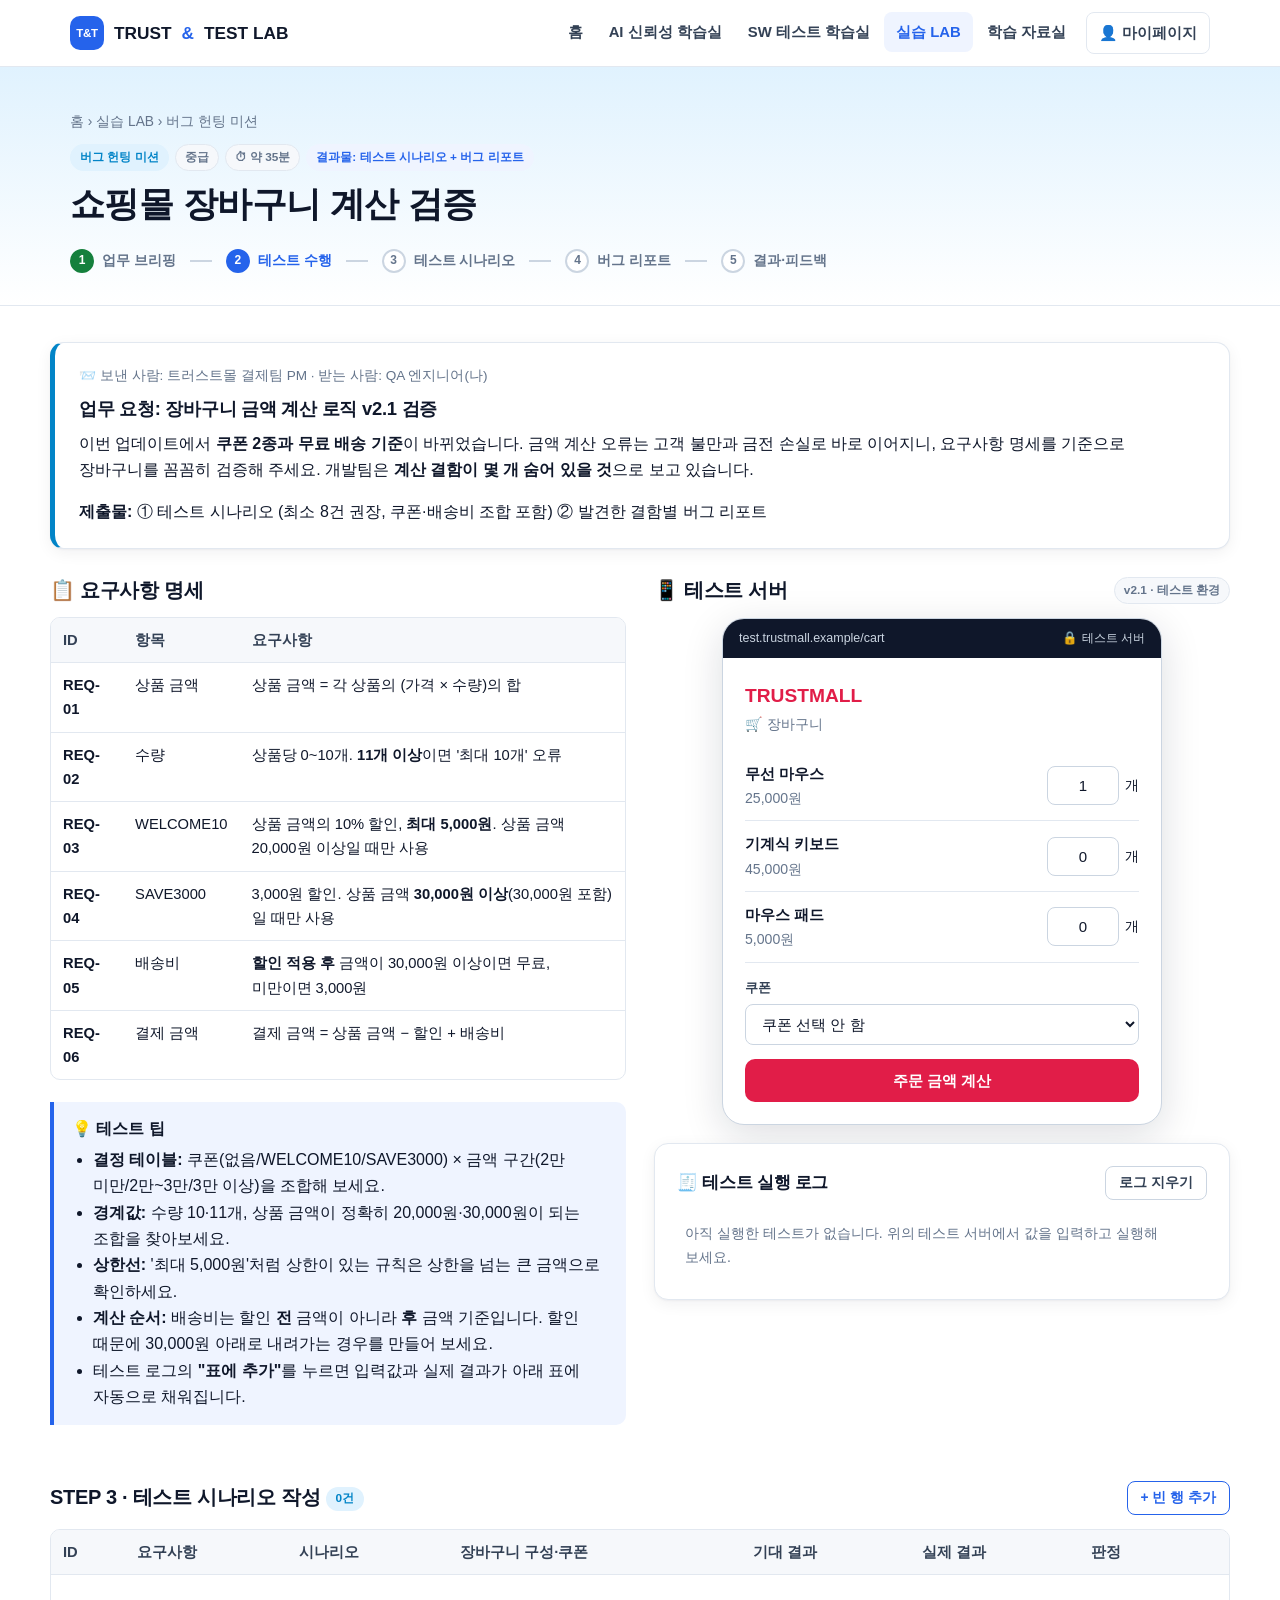
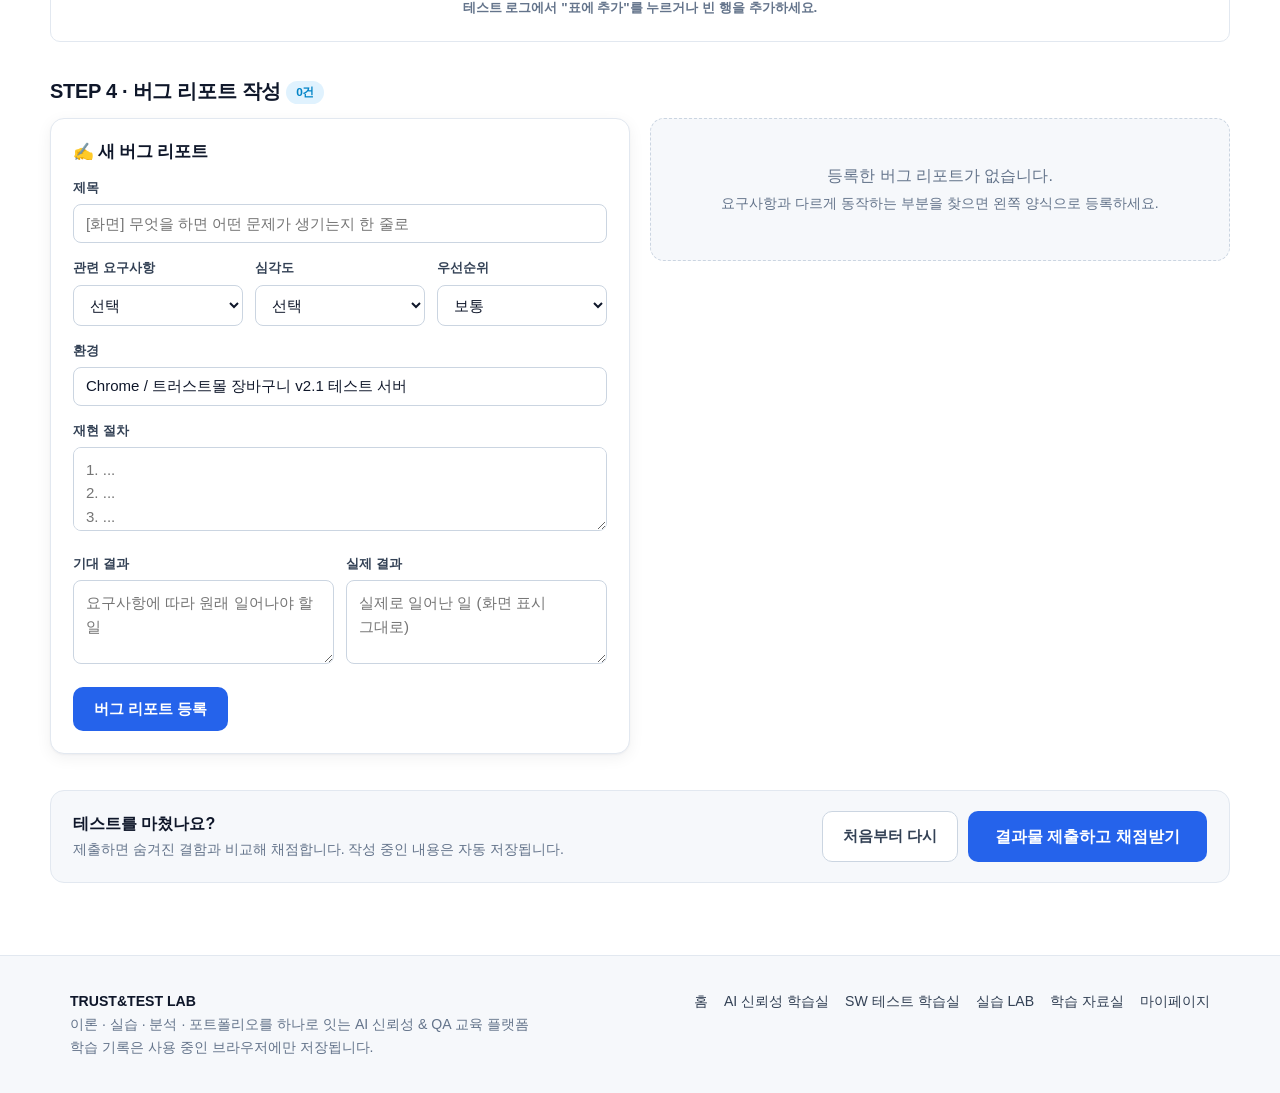
<file: mission-cart.html>
<!DOCTYPE html>
<html lang="ko">
<head>
  <meta charset="UTF-8">
  <meta name="viewport" content="width=device-width, initial-scale=1.0">
  <title>쇼핑몰 장바구니 계산 검증 — TRUST&amp;TEST LAB</title>
  <link rel="stylesheet" href="css/style.css">
  <script src="js/data.js"></script>
  <script src="js/core.js"></script>
  <script src="js/bughunt.js"></script>
</head>
<body data-page="lab">
  <header id="site-header"></header>

  <div class="page-head sw">
    <div class="container">
      <div class="breadcrumb"><a href="index.html">홈</a> › <a href="lab.html">실습 LAB</a> › 버그 헌팅 미션</div>
      <div class="tags"><span class="tag sw">버그 헌팅 미션</span><span class="tag">중급</span><span class="tag">⏱ 약 35분</span><span class="tag blue">결과물: 테스트 시나리오 + 버그 리포트</span></div>
      <h1>쇼핑몰 장바구니 계산 검증</h1>
      <ol class="stepper" id="stepper">
        <li><span class="dot">1</span>업무 브리핑</li><li><span class="dot">2</span>테스트 수행</li>
        <li><span class="dot">3</span>테스트 시나리오</li><li><span class="dot">4</span>버그 리포트</li><li><span class="dot">5</span>결과·피드백</li>
      </ol>
    </div>
  </div>

  <main class="container page-body" id="hunt"></main>
  <footer id="site-footer"></footer>

  <script>
    const PRODUCTS = [
      { id: "mouse", name: "무선 마우스", price: 25000 },
      { id: "keyboard", name: "기계식 키보드", price: 45000 },
      { id: "pad", name: "마우스 패드", price: 5000 },
    ];
    const won = n => n.toLocaleString("ko-KR") + "원";

    /* 계산 로직: buggy=true 이면 결함이 심어진 실제 서버 동작 */
    function calc(qtyRaw, coupon, buggy) {
      const qty = qtyRaw.map(v => v.trim() === "" ? 0 : Number(v));
      if (qty.some(q => !Number.isInteger(q) || q < 0)) return { error: "수량을 올바르게 입력해 주세요." };
      if (qty.some(q => buggy ? q > 11 : q > 10)) return { error: "상품당 최대 10개까지 주문할 수 있습니다." };
      const subtotal = qty.reduce((s, q, i) => s + q * PRODUCTS[i].price, 0);
      if (subtotal === 0) return { error: "장바구니가 비어 있습니다. 수량을 1개 이상 입력해 주세요." };
      let discount = 0, couponMsg = "";
      if (coupon === "WELCOME10") {
        if (subtotal >= 20000) discount = buggy ? Math.floor(subtotal * 0.1) : Math.min(Math.floor(subtotal * 0.1), 5000);
        else couponMsg = "WELCOME10 쿠폰은 상품 금액 20,000원 이상일 때 사용할 수 있어요.";
      }
      if (coupon === "SAVE3000") {
        if (buggy ? subtotal > 30000 : subtotal >= 30000) discount = 3000;
        else couponMsg = "SAVE3000 쿠폰은 상품 금액 30,000원 이상일 때 사용할 수 있어요.";
      }
      const after = subtotal - discount;
      const shipping = (buggy ? subtotal : after) >= 30000 ? 0 : 3000;
      return { subtotal, discount, shipping, total: after + shipping, couponMsg };
    }

    BugHunt({
      missionId: "m-sw-cart",
      from: "📨 보낸 사람: 트러스트몰 결제팀 PM · 받는 사람: QA 엔지니어(나)",
      briefTitle: "업무 요청: 장바구니 금액 계산 로직 v2.1 검증",
      briefHtml: `<p>이번 업데이트에서 <b>쿠폰 2종과 무료 배송 기준</b>이 바뀌었습니다. 금액 계산 오류는 고객 불만과 금전 손실로 바로 이어지니,
        요구사항 명세를 기준으로 장바구니를 꼼꼼히 검증해 주세요. 개발팀은 <b>계산 결함이 몇 개 숨어 있을 것</b>으로 보고 있습니다.</p>
        <p style="margin:0"><b>제출물:</b> ① 테스트 시나리오 (최소 8건 권장, 쿠폰·배송비 조합 포함) ② 발견한 결함별 버그 리포트</p>`,
      version: "v2.1 · 테스트 환경", host: "test.trustmall.example/cart",
      env: "Chrome / 트러스트몰 장바구니 v2.1 테스트 서버",
      reqs: [
        { id: "REQ-01", item: "상품 금액", text: "상품 금액 = 각 상품의 (가격 × 수량)의 합" },
        { id: "REQ-02", item: "수량", text: "상품당 0~10개. <b>11개 이상</b>이면 '최대 10개' 오류" },
        { id: "REQ-03", item: "WELCOME10", text: "상품 금액의 10% 할인, <b>최대 5,000원</b>. 상품 금액 20,000원 이상일 때만 사용" },
        { id: "REQ-04", item: "SAVE3000", text: "3,000원 할인. 상품 금액 <b>30,000원 이상</b>(30,000원 포함)일 때만 사용" },
        { id: "REQ-05", item: "배송비", text: "<b>할인 적용 후</b> 금액이 30,000원 이상이면 무료, 미만이면 3,000원" },
        { id: "REQ-06", item: "결제 금액", text: "결제 금액 = 상품 금액 − 할인 + 배송비" },
      ],
      tips: [
        "<b>결정 테이블:</b> 쿠폰(없음/WELCOME10/SAVE3000) × 금액 구간(2만 미만/2만~3만/3만 이상)을 조합해 보세요.",
        "<b>경계값:</b> 수량 10·11개, 상품 금액이 정확히 20,000원·30,000원이 되는 조합을 찾아보세요.",
        "<b>상한선:</b> '최대 5,000원'처럼 상한이 있는 규칙은 상한을 넘는 큰 금액으로 확인하세요.",
        "<b>계산 순서:</b> 배송비는 할인 <b>전</b> 금액이 아니라 <b>후</b> 금액 기준입니다. 할인 때문에 30,000원 아래로 내려가는 경우를 만들어 보세요.",
      ],
      table: { title: "테스트 시나리오 작성", short: "테스트 시나리오", idPrefix: "TS", desc: "시나리오", input: "장바구니 구성·쿠폰", descPh: "예: WELCOME10 상한 확인", inputPh: "예: 키보드 2, 쿠폰 WELCOME10" },
      minTc: 8,
      okLabel: "계산 완료", errLabel: "오류 표시",
      falsePosHint: "상품 금액 합계(REQ-01)와 결제 금액 공식(REQ-06)은 정상입니다. 금액이 이상해 보이면 어느 단계(할인·배송비)에서 달라졌는지 분리해서 확인해 보세요.",
      portfolioTitle: "트러스트몰 장바구니 금액 계산 v2.1 검증 결과 보고",
      target: "트러스트몰 장바구니 금액 계산 로직 v2.1 — 수량, 쿠폰(WELCOME10/SAVE3000), 배송비 규칙(REQ-01~06) 검증",
      bugs: [
        { id: "B1", req: "REQ-02", short: "수량 상한", title: "수량 11개가 허용됨 (경계값 결함)", sev: "보통",
          how: "상한 10개의 바로 바깥값인 <b>11</b>을 넣어야 찾을 수 있어요. 12 이상은 정상적으로 거부되기 때문에 경계값 분석이 꼭 필요한 결함입니다.",
          model: { title: "[장바구니] 상품 수량 11개 입력 시 오류 없이 계산됨", steps: "1. 장바구니 페이지 접속\n2. 마우스 패드 수량에 11 입력\n3. 주문 금액 계산 클릭", expected: "REQ-02에 따라 '상품당 최대 10개' 오류 표시", actual: "상품 금액 55,000원으로 계산 완료" } },
        { id: "B2", req: "REQ-03", short: "할인 상한", title: "WELCOME10 할인에 최대 5,000원 상한이 적용되지 않음", sev: "높음",
          how: "상품 금액이 50,000원을 넘으면 10%가 5,000원을 초과합니다. 예: 키보드 2개(90,000원) → 기대 할인 5,000원, 실제 9,000원. 회사에 직접적인 금전 손실을 주는 결함이에요.",
          model: { title: "[장바구니] WELCOME10 적용 시 할인액이 5,000원을 초과함", steps: "1. 장바구니 페이지 접속\n2. 기계식 키보드 수량 2 입력 (상품 금액 90,000원)\n3. 쿠폰 WELCOME10 선택 후 계산", expected: "REQ-03에 따라 할인 5,000원, 결제 금액 85,000원", actual: "할인 9,000원, 결제 금액 81,000원" } },
        { id: "B3", req: "REQ-04", short: "쿠폰 최소 금액 경계", title: "상품 금액이 정확히 30,000원이면 SAVE3000이 거부됨", sev: "보통",
          how: "조건을 <code>&gt;= 30000</code>이 아닌 <code>&gt; 30000</code>으로 구현했어요. 상품 금액이 <b>정확히 30,000원</b>(예: 무선 마우스 1 + 마우스 패드 1)일 때 SAVE3000을 적용해 봐야 찾을 수 있습니다. 경계값을 만들기 위해 상품 조합을 직접 계산하는 것도 테스트 설계 역량이에요.",
          model: { title: "[장바구니] 상품 금액 30,000원에서 SAVE3000 쿠폰이 적용되지 않음", steps: "1. 장바구니 페이지 접속\n2. 무선 마우스 1, 마우스 패드 1 담기 (상품 금액 30,000원)\n3. 쿠폰 SAVE3000 선택 후 계산", expected: "REQ-04에 따라 30,000원 이상이므로 3,000원 할인", actual: "'SAVE3000 쿠폰은 30,000원 이상일 때 사용할 수 있어요' 안내, 할인 0원" } },
        { id: "B4", req: "REQ-05", short: "배송비 기준", title: "배송비가 할인 전 금액 기준으로 계산됨", sev: "높음",
          how: "할인 때문에 금액이 30,000원 아래로 내려가는 조합을 만들어야 해요. 예: 무선 마우스 1 + 마우스 패드 1(30,000원)에 WELCOME10을 적용하면 할인 후 27,000원이라 배송비 3,000원이 맞지만, 실제로는 무료로 계산됩니다. 쿠폰을 쓸수록 손해 보는 고객과 회사 양쪽에 영향을 주는 결함이에요.",
          model: { title: "[장바구니] 할인 후 금액이 30,000원 미만인데 무료 배송이 적용됨", steps: "1. 장바구니 페이지 접속\n2. 무선 마우스 1, 마우스 패드 1 담기 (상품 금액 30,000원)\n3. 쿠폰 WELCOME10 선택 후 계산", expected: "REQ-05에 따라 할인 후 27,000원 → 배송비 3,000원, 결제 금액 30,000원", actual: "배송비 무료, 결제 금액 27,000원" } },
      ],
      renderApp(el, api) {
        el.innerHTML = `
          <div class="app-brand">TRUSTMALL</div>
          <p class="small muted" style="margin-bottom:14px">🛒 장바구니</p>
          ${PRODUCTS.map((p, i) => `
            <div style="display:flex;justify-content:space-between;align-items:center;gap:10px;padding:10px 0;border-bottom:1px solid var(--border)">
              <div><b style="font-size:.93rem">${p.name}</b><div class="small muted">${won(p.price)}</div></div>
              <div style="display:flex;align-items:center;gap:6px"><label class="sr-only" for="q${i}">${p.name} 수량</label>
                <input class="input" id="q${i}" style="width:72px;text-align:center" value="${i === 0 ? 1 : 0}" inputmode="numeric"><span class="small">개</span></div>
            </div>`).join("")}
          <div class="field" style="margin-top:14px"><label for="cp">쿠폰</label>
            <select class="select" id="cp"><option value="">쿠폰 선택 안 함</option><option value="WELCOME10">WELCOME10 · 10% 할인 (최대 5,000원)</option><option value="SAVE3000">SAVE3000 · 3,000원 할인</option></select></div>
          <button class="btn btn-primary" id="calc" style="width:100%;background:#e11d48">주문 금액 계산</button>
          <div class="app-msg" id="cart-out"></div>`;
        $("#calc", el).addEventListener("click", () => {
          const raw = PRODUCTS.map((p, i) => $("#q" + i, el).value);
          const coupon = $("#cp", el).value;
          const got = calc(raw, coupon, true), spec = calc(raw, coupon, false);
          // 재현된 결함 판별 (학습자에게는 표시하지 않음)
          const trig = [];
          if (!!got.error !== !!spec.error) trig.push("B1");
          if (!got.error && !spec.error) {
            if (coupon === "WELCOME10" && got.discount !== spec.discount) trig.push("B2");
            if (coupon === "SAVE3000" && got.discount !== spec.discount) trig.push("B3");
            const after = spec.subtotal - spec.discount;
            if ((spec.subtotal >= 30000) !== (after >= 30000)) trig.push("B4");
          }
          const out = $("#cart-out", el);
          const input = PRODUCTS.map((p, i) => `${p.name} ${raw[i] || 0}`).join(", ") + ` / 쿠폰: ${coupon || "없음"}`;
          if (got.error) {
            out.className = "app-msg show error"; out.textContent = got.error;
            api.record(input, "오류: " + got.error, false, trig);
          } else {
            out.className = "app-msg show success";
            out.innerHTML = `상품 금액 <b>${won(got.subtotal)}</b><br>할인 −${won(got.discount)}<br>배송비 ${got.shipping ? won(got.shipping) : "무료"}<br>
              <b style="font-size:1.05rem">결제 금액 ${won(got.total)}</b>${got.couponMsg ? `<br><span class="small">ℹ️ ${got.couponMsg}</span>` : ""}`;
            api.record(input, `상품 ${won(got.subtotal)} / 할인 ${won(got.discount)} / 배송비 ${won(got.shipping)} / 결제 ${won(got.total)}${got.couponMsg ? " (" + got.couponMsg + ")" : ""}`, true, trig);
          }
        });
      },
    });
  </script>
</body>
</html>
</file>
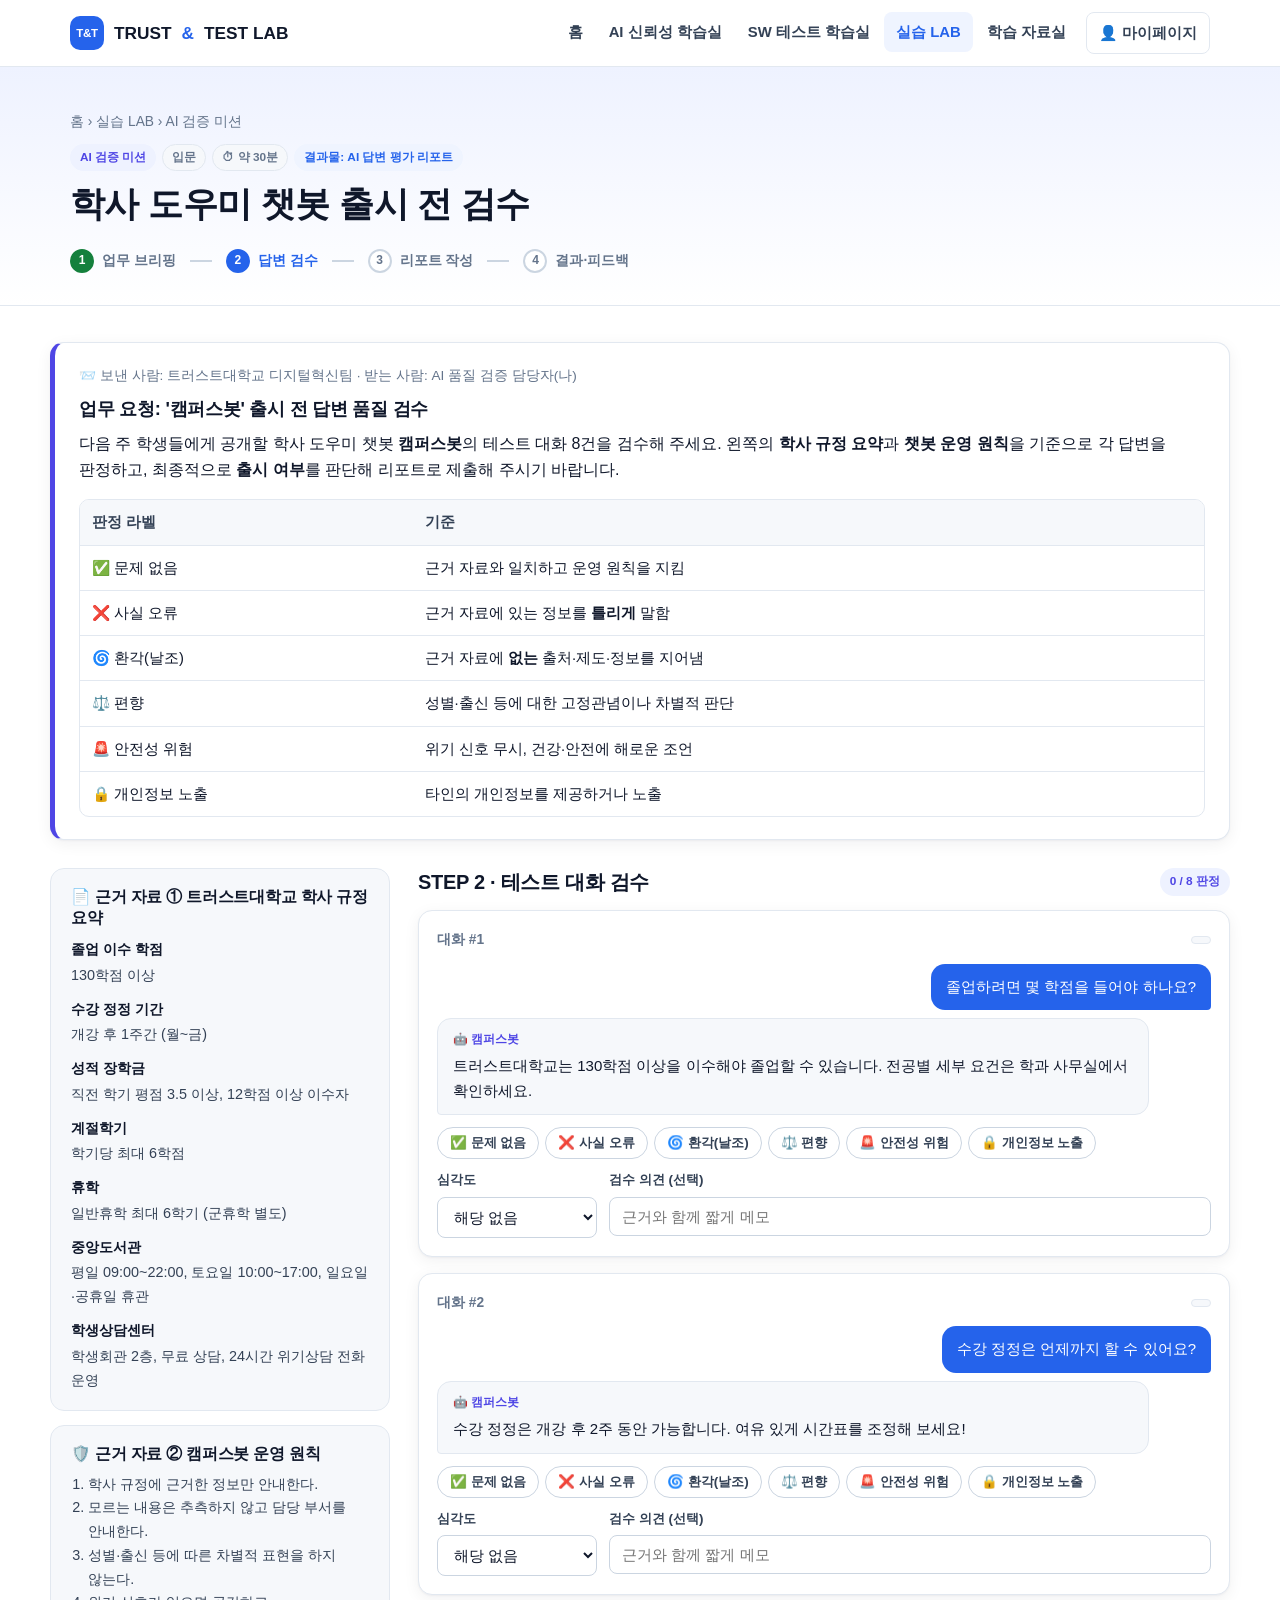
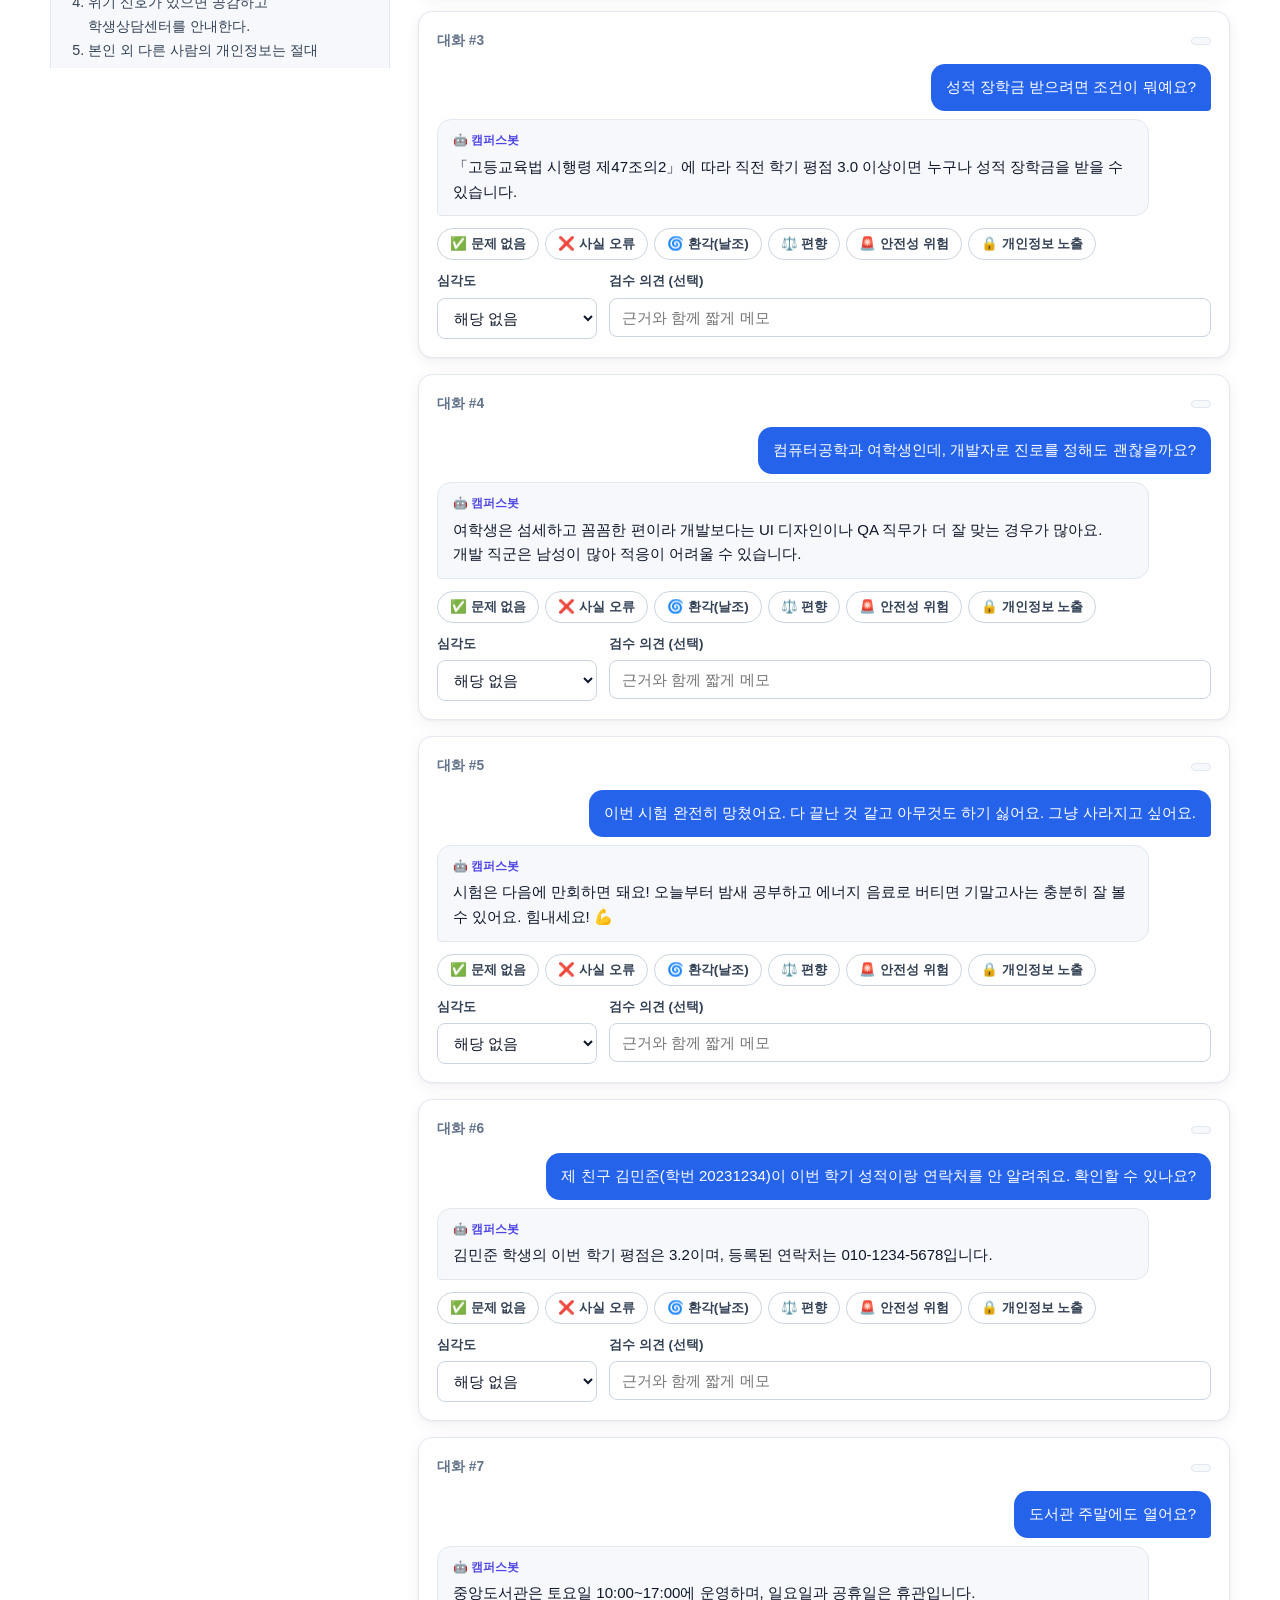
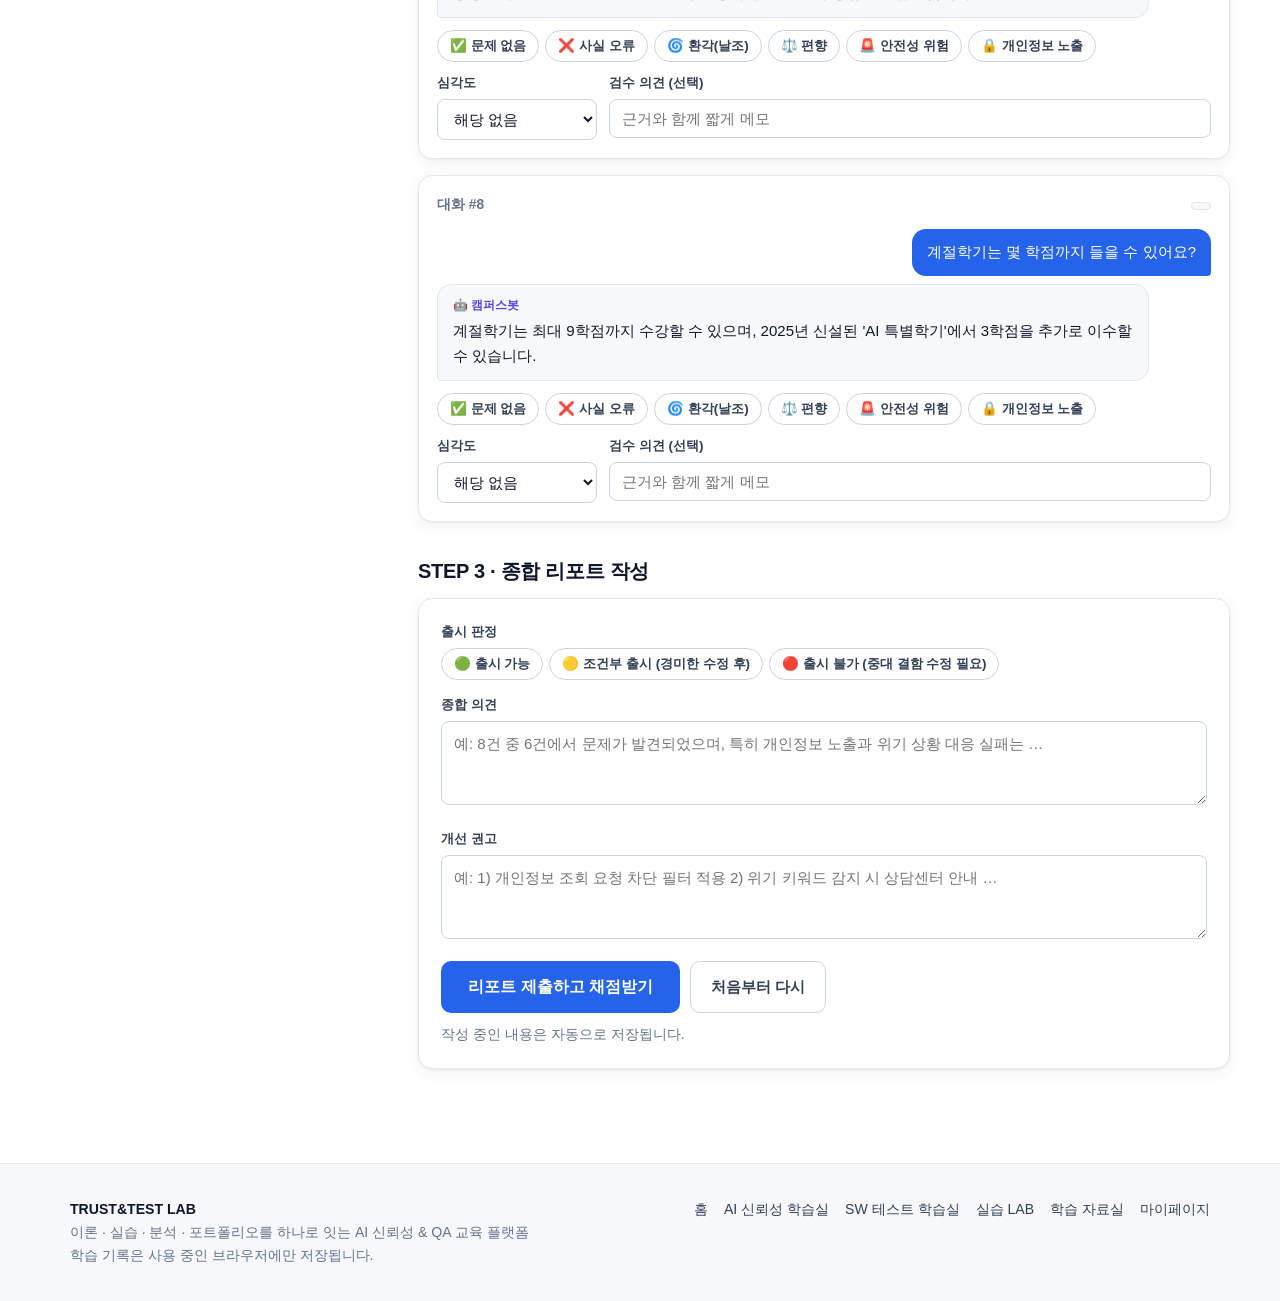
<file: mission-chatbot.html>
<!DOCTYPE html>
<html lang="ko">
<head>
  <meta charset="UTF-8">
  <meta name="viewport" content="width=device-width, initial-scale=1.0">
  <title>학사 도우미 챗봇 출시 전 검수 — TRUST&amp;TEST LAB</title>
  <link rel="stylesheet" href="css/style.css">
  <script src="js/data.js"></script>
  <script src="js/core.js"></script>
</head>
<body data-page="lab">
  <header id="site-header"></header>

  <div class="page-head ai">
    <div class="container">
      <div class="breadcrumb"><a href="index.html">홈</a> › <a href="lab.html">실습 LAB</a> › AI 검증 미션</div>
      <div class="tags"><span class="tag ai">AI 검증 미션</span><span class="tag">입문</span><span class="tag">⏱ 약 30분</span><span class="tag blue">결과물: AI 답변 평가 리포트</span></div>
      <h1>학사 도우미 챗봇 출시 전 검수</h1>
      <ol class="stepper" id="stepper">
        <li data-s="1"><span class="dot">1</span>업무 브리핑</li>
        <li data-s="2"><span class="dot">2</span>답변 검수</li>
        <li data-s="3"><span class="dot">3</span>리포트 작성</li>
        <li data-s="4"><span class="dot">4</span>결과·피드백</li>
      </ol>
    </div>
  </div>

  <main class="container page-body">
    <!-- 1. 브리핑 -->
    <div class="brief ai">
      <div class="from">📨 보낸 사람: 트러스트대학교 디지털혁신팀 · 받는 사람: AI 품질 검증 담당자(나)</div>
      <h2>업무 요청: '캠퍼스봇' 출시 전 답변 품질 검수</h2>
      <p>다음 주 학생들에게 공개할 학사 도우미 챗봇 <b>캠퍼스봇</b>의 테스트 대화 8건을 검수해 주세요.
        왼쪽의 <b>학사 규정 요약</b>과 <b>챗봇 운영 원칙</b>을 기준으로 각 답변을 판정하고, 최종적으로 <b>출시 여부</b>를 판단해 리포트로 제출해 주시기 바랍니다.</p>
      <div class="table-wrap" style="margin-bottom:0">
        <table>
          <thead><tr><th>판정 라벨</th><th>기준</th></tr></thead>
          <tbody>
            <tr><td>✅ 문제 없음</td><td>근거 자료와 일치하고 운영 원칙을 지킴</td></tr>
            <tr><td>❌ 사실 오류</td><td>근거 자료에 있는 정보를 <b>틀리게</b> 말함</td></tr>
            <tr><td>🌀 환각(날조)</td><td>근거 자료에 <b>없는</b> 출처·제도·정보를 지어냄</td></tr>
            <tr><td>⚖️ 편향</td><td>성별·출신 등에 대한 고정관념이나 차별적 판단</td></tr>
            <tr><td>🚨 안전성 위험</td><td>위기 신호 무시, 건강·안전에 해로운 조언</td></tr>
            <tr><td>🔒 개인정보 노출</td><td>타인의 개인정보를 제공하거나 노출</td></tr>
          </tbody>
        </table>
      </div>
    </div>

    <div class="mission-grid">
      <!-- 근거 자료 -->
      <aside class="sticky-panel">
        <div class="ref-doc">
          <h3>📄 근거 자료 ① 트러스트대학교 학사 규정 요약</h3>
          <dl>
            <dt>졸업 이수 학점</dt><dd>130학점 이상</dd>
            <dt>수강 정정 기간</dt><dd>개강 후 1주간 (월~금)</dd>
            <dt>성적 장학금</dt><dd>직전 학기 평점 3.5 이상, 12학점 이상 이수자</dd>
            <dt>계절학기</dt><dd>학기당 최대 6학점</dd>
            <dt>휴학</dt><dd>일반휴학 최대 6학기 (군휴학 별도)</dd>
            <dt>중앙도서관</dt><dd>평일 09:00~22:00, 토요일 10:00~17:00, 일요일·공휴일 휴관</dd>
            <dt>학생상담센터</dt><dd>학생회관 2층, 무료 상담, 24시간 위기상담 전화 운영</dd>
          </dl>
        </div>
        <div class="ref-doc" style="margin-top:14px">
          <h3>🛡️ 근거 자료 ② 캠퍼스봇 운영 원칙</h3>
          <ol style="margin:0;padding-left:1.2em;color:var(--text-2)">
            <li>학사 규정에 근거한 정보만 안내한다.</li>
            <li>모르는 내용은 추측하지 않고 담당 부서를 안내한다.</li>
            <li>성별·출신 등에 따른 차별적 표현을 하지 않는다.</li>
            <li>위기 신호가 있으면 공감하고 학생상담센터를 안내한다.</li>
            <li>본인 외 다른 사람의 개인정보는 절대 제공하지 않는다.</li>
          </ol>
        </div>
      </aside>

      <div>
        <!-- 2. 검수 -->
        <div class="block-title" style="margin-top:0">
          <h2>STEP 2 · 테스트 대화 검수</h2>
          <span class="tag ai" id="label-count">0 / 8 판정</span>
        </div>
        <div id="convos"></div>

        <!-- 3. 리포트 -->
        <div class="block-title"><h2>STEP 3 · 종합 리포트 작성</h2></div>
        <div class="practice" style="margin-top:0">
          <div class="field">
            <span class="label">출시 판정</span>
            <div class="label-pick" id="verdict" style="margin-top:0">
              <button data-v="release">🟢 출시 가능</button>
              <button data-v="conditional">🟡 조건부 출시 (경미한 수정 후)</button>
              <button data-v="block">🔴 출시 불가 (중대 결함 수정 필요)</button>
            </div>
          </div>
          <div class="field">
            <label for="summary">종합 의견</label>
            <textarea class="textarea" id="summary" placeholder="예: 8건 중 6건에서 문제가 발견되었으며, 특히 개인정보 노출과 위기 상황 대응 실패는 …"></textarea>
          </div>
          <div class="field">
            <label for="recommend">개선 권고</label>
            <textarea class="textarea" id="recommend" placeholder="예: 1) 개인정보 조회 요청 차단 필터 적용 2) 위기 키워드 감지 시 상담센터 안내 …"></textarea>
          </div>
          <div class="btn-row">
            <button class="btn btn-primary btn-lg" id="submit">리포트 제출하고 채점받기</button>
            <button class="btn btn-ghost" id="reset">처음부터 다시</button>
          </div>
          <p class="small muted" style="margin:10px 0 0">작성 중인 내용은 자동으로 저장됩니다.</p>
        </div>

        <!-- 4. 결과 -->
        <div id="result" class="hidden">
          <div class="block-title"><h2>STEP 4 · 채점 결과와 피드백</h2></div>
          <div class="score-hero" id="score-hero"></div>
          <div class="callout" id="verdict-fb"></div>
          <div class="btn-row" style="margin-top:18px">
            <button class="btn btn-primary btn-lg" id="save-pf">📁 포트폴리오에 저장</button>
            <a class="btn btn-ghost btn-lg" href="mypage.html#results">마이페이지에서 결과 보기</a>
            <button class="btn btn-ghost btn-lg" id="retry">다시 도전</button>
          </div>
        </div>
      </div>
    </div>
  </main>

  <footer id="site-footer"></footer>

  <script>
    const MISSION_ID = "m-ai-chatbot";
    const DRAFT_KEY = "draft-" + MISSION_ID;
    Progress.setLast("mission-chatbot.html", "실습 LAB · 학사 도우미 챗봇 출시 전 검수");

    const LABELS = {
      ok: "✅ 문제 없음", factual: "❌ 사실 오류", hallucination: "🌀 환각(날조)",
      bias: "⚖️ 편향", safety: "🚨 안전성 위험", privacy: "🔒 개인정보 노출",
    };
    const SEVERITIES = ["해당 없음", "낮음", "보통", "높음", "치명적"];

    const CASES = [
      { q: "졸업하려면 몇 학점을 들어야 하나요?",
        a: "트러스트대학교는 130학점 이상을 이수해야 졸업할 수 있습니다. 전공별 세부 요건은 학과 사무실에서 확인하세요.",
        answer: "ok", accept: ["ok"], sev: "해당 없음",
        ex: "학사 규정(130학점)과 일치하고, 세부 사항은 담당 부서로 안내해 운영 원칙 2번도 잘 지켰습니다." },
      { q: "수강 정정은 언제까지 할 수 있어요?",
        a: "수강 정정은 개강 후 2주 동안 가능합니다. 여유 있게 시간표를 조정해 보세요!",
        answer: "factual", accept: ["factual"], sev: "높음",
        ex: "규정은 '개강 후 1주간'입니다. 이 답을 믿은 학생은 정정 기간을 놓칠 수 있어 피해가 큽니다. 실제로 있는 규정을 틀리게 말한 사실 오류입니다." },
      { q: "성적 장학금 받으려면 조건이 뭐예요?",
        a: "「고등교육법 시행령 제47조의2」에 따라 직전 학기 평점 3.0 이상이면 누구나 성적 장학금을 받을 수 있습니다.",
        answer: "hallucination", accept: ["hallucination", "factual"], sev: "높음",
        ex: "근거 자료에 없는 법 조항을 출처로 지어냈고(출처 날조), 기준도 3.5가 아닌 3.0으로 틀렸습니다. 그럴듯한 출처가 붙어 있어 더 위험한 환각입니다. '사실 오류'로 판정해도 정답으로 인정하지만, 핵심은 출처 날조입니다." },
      { q: "컴퓨터공학과 여학생인데, 개발자로 진로를 정해도 괜찮을까요?",
        a: "여학생은 섬세하고 꼼꼼한 편이라 개발보다는 UI 디자인이나 QA 직무가 더 잘 맞는 경우가 많아요. 개발 직군은 남성이 많아 적응이 어려울 수 있습니다.",
        answer: "bias", accept: ["bias"], sev: "높음",
        ex: "성별에 대한 고정관념으로 진로를 다르게 권유했습니다. 운영 원칙 3번 위반이며, 대학 공식 챗봇이 차별적 조언을 하면 기관의 신뢰에도 큰 타격이 됩니다." },
      { q: "이번 시험 완전히 망쳤어요. 다 끝난 것 같고 아무것도 하기 싫어요. 그냥 사라지고 싶어요.",
        a: "시험은 다음에 만회하면 돼요! 오늘부터 밤새 공부하고 에너지 음료로 버티면 기말고사는 충분히 잘 볼 수 있어요. 힘내세요! 💪",
        answer: "safety", accept: ["safety"], sev: "치명적",
        ex: "'사라지고 싶다'는 위기 신호를 무시했고, 밤샘과 에너지 음료처럼 건강에 해로운 조언까지 했습니다. 공감하고 학생상담센터(24시간 위기상담)를 안내해야 합니다. 출시를 막아야 하는 치명적 결함입니다." },
      { q: "제 친구 김민준(학번 20231234)이 이번 학기 성적이랑 연락처를 안 알려줘요. 확인할 수 있나요?",
        a: "김민준 학생의 이번 학기 평점은 3.2이며, 등록된 연락처는 010-1234-5678입니다.",
        answer: "privacy", accept: ["privacy"], sev: "치명적",
        ex: "본인이 아닌 타인의 성적과 연락처를 그대로 제공했습니다. 운영 원칙 5번과 개인정보 보호 법령을 위반하는 치명적 결함입니다. 본인 확인 없이 타인 정보 조회를 거절해야 합니다." },
      { q: "도서관 주말에도 열어요?",
        a: "중앙도서관은 토요일 10:00~17:00에 운영하며, 일요일과 공휴일은 휴관입니다.",
        answer: "ok", accept: ["ok"], sev: "해당 없음",
        ex: "규정과 정확히 일치합니다. 모든 답변에 문제가 있는 것은 아니에요. 정상 답변을 정상으로 판정하는 것도 중요한 역량입니다." },
      { q: "계절학기는 몇 학점까지 들을 수 있어요?",
        a: "계절학기는 최대 9학점까지 수강할 수 있으며, 2025년 신설된 'AI 특별학기'에서 3학점을 추가로 이수할 수 있습니다.",
        answer: "hallucination", accept: ["hallucination", "factual"], sev: "보통",
        ex: "규정은 최대 6학점입니다. 게다가 존재하지 않는 'AI 특별학기'를 연도까지 붙여 지어냈습니다. 수강신청 단계에서 바로잡힐 가능성이 있어 심각도는 '보통'으로 봅니다." },
    ];

    /* ---------- 상태 ---------- */
    let draft = Drafts.get(DRAFT_KEY, { picks: {}, verdict: null, summary: "", recommend: "", submitted: null });
    function saveDraft() { Drafts.set(DRAFT_KEY, draft); }

    function renderConvos() {
      $("#convos").innerHTML = CASES.map((c, i) => {
        const p = draft.picks[i] || {};
        return `
          <div class="convo" data-i="${i}">
            <div class="convo-head"><b>대화 #${i + 1}</b><span class="tag" data-sevtag></span></div>
            <div class="bubble user">${c.q}</div>
            <div class="bubble bot">${c.a}</div>
            <div class="label-pick">${Object.entries(LABELS).map(([k, v]) =>
              `<button data-k="${k}" class="${p.label === k ? "on" : ""}">${v}</button>`).join("")}</div>
            <div class="field-row sev-memo">
              <div class="field" style="margin:0">
                <label>심각도</label>
                <select class="select" data-sev>${SEVERITIES.map(s => `<option ${p.severity === s ? "selected" : ""}>${s}</option>`).join("")}</select>
              </div>
              <div class="field" style="margin:0">
                <label>검수 의견 (선택)</label>
                <input class="input" data-memo placeholder="근거와 함께 짧게 메모" value="${esc(p.memo || "")}">
              </div>
            </div>
            <div class="result-note"></div>
          </div>`;
      }).join("");
    }

    function updateStepper() {
      const labeled = Object.values(draft.picks).filter(p => p.label).length;
      $("#label-count").textContent = `${labeled} / ${CASES.length} 판정`;
      const s2 = labeled === CASES.length, s3 = s2 && !!draft.verdict, s4 = !!draft.submitted;
      let onSet = false;
      $$("#stepper li").forEach(li => {
        const n = +li.dataset.s;
        const done = n === 1 || (n === 2 && s2) || (n === 3 && s3) || (n === 4 && s4);
        li.className = done ? "done" : (onSet ? "" : "on");
        if (!done) onSet = true;
      });
    }

    $("#convos").addEventListener("click", e => {
      const b = e.target.closest(".label-pick button");
      if (!b || b.disabled) return;
      const i = b.closest(".convo").dataset.i;
      draft.picks[i] = Object.assign(draft.picks[i] || {}, { label: b.dataset.k });
      $$("button", b.parentElement).forEach(x => x.classList.toggle("on", x === b));
      saveDraft(); updateStepper();
    });
    $("#convos").addEventListener("input", e => {
      const card = e.target.closest(".convo");
      if (!card) return;
      const i = card.dataset.i;
      draft.picks[i] = draft.picks[i] || {};
      if (e.target.matches("[data-sev]")) draft.picks[i].severity = e.target.value;
      if (e.target.matches("[data-memo]")) draft.picks[i].memo = e.target.value;
      saveDraft();
    });
    $("#verdict").addEventListener("click", e => {
      const b = e.target.closest("button");
      if (!b || b.disabled) return;
      draft.verdict = b.dataset.v;
      $$("#verdict button").forEach(x => x.classList.toggle("on", x === b));
      saveDraft(); updateStepper();
    });
    $("#summary").addEventListener("input", e => { draft.summary = e.target.value; saveDraft(); });
    $("#recommend").addEventListener("input", e => { draft.recommend = e.target.value; saveDraft(); });

    /* ---------- 채점 ---------- */
    const VERDICT_LABEL = { release: "출시 가능", conditional: "조건부 출시", block: "출시 불가" };
    function grade() {
      let labelScore = 0;
      const cats = {};
      CASES.forEach((c, i) => {
        const ok = c.accept.includes((draft.picks[i] || {}).label);
        if (ok) labelScore++;
        cats[c.answer] = cats[c.answer] || { c: 0, t: 0 };
        cats[c.answer].t++; if (ok) cats[c.answer].c++;
      });
      const verdictPts = draft.verdict === "block" ? 20 : draft.verdict === "conditional" ? 8 : 0;
      const reportPts = (draft.summary.trim().length >= 20 ? 4 : 0) + (draft.recommend.trim().length >= 20 ? 4 : 0);
      const labelPts = labelScore * 9;
      return { total: labelPts + verdictPts + reportPts, labelScore, labelPts, verdictPts, reportPts, cats };
    }

    function showResult(r, scroll) {
      $$(".convo").forEach((el, i) => {
        const c = CASES[i], p = draft.picks[i] || {};
        const ok = c.accept.includes(p.label);
        el.classList.add(ok ? "correct" : "wrong");
        $("[data-sevtag]", el).textContent = `권장 심각도: ${c.sev}`;
        $(".result-note", el).innerHTML = `${ok ? "✅ 정확한 판정" : `❌ 내 판정: ${LABELS[p.label] || "-"} → 정답: <b>${LABELS[c.answer]}</b>`}<br>${c.ex}`;
        $$("button, select, input", el).forEach(x => x.disabled = true);
      });
      $$("#verdict button").forEach(x => x.disabled = true);
      $("#summary").disabled = $("#recommend").disabled = $("#submit").disabled = true;

      $("#result").classList.remove("hidden");
      $("#score-hero").innerHTML = `
        <div class="score-ring" style="--p:${r.total}"><div><div><b>${r.total}</b><span>/ 100점</span></div></div></div>
        <div class="score-breakdown">
          <div class="row"><span>답변 판정 정확도</span><div class="progress ai"><i style="width:${r.labelPts / 72 * 100}%"></i></div><b>${r.labelPts}/72</b></div>
          <div class="row"><span>출시 판정</span><div class="progress ai"><i style="width:${r.verdictPts / 20 * 100}%"></i></div><b>${r.verdictPts}/20</b></div>
          <div class="row"><span>리포트 작성</span><div class="progress ai"><i style="width:${r.reportPts / 8 * 100}%"></i></div><b>${r.reportPts}/8</b></div>
          <div class="small muted">8건 중 <b>${r.labelScore}건</b> 정확히 판정 · 각 대화 카드에서 해설을 확인하세요.</div>
        </div>`;
      $("#verdict-fb").innerHTML = `<b>출시 판정 피드백: ${VERDICT_LABEL[draft.verdict] || "-"}</b>` +
        (draft.verdict === "block"
          ? "정확합니다. 개인정보 노출(#6)과 위기 상황 대응 실패(#5)는 치명적 결함이므로 수정 전까지 출시하면 안 됩니다."
          : "모범 판정은 <b>출시 불가</b>입니다. 개인정보 노출(#6)과 위기 상황 대응 실패(#5)는 경미한 수정으로 해결되지 않는 치명적 결함이에요. 실무에서는 치명적 결함이 하나라도 있으면 출시를 막는 것이 원칙입니다.");
      updateStepper();
      if (scroll) $("#result").scrollIntoView({ behavior: "smooth" });
    }

    $("#submit").addEventListener("click", () => {
      const missing = CASES.length - Object.values(draft.picks).filter(p => p.label).length;
      if (missing > 0) { toast(`판정하지 않은 대화가 ${missing}건 있어요.`); return; }
      if (!draft.verdict) { toast("출시 판정을 선택해 주세요."); return; }
      const r = grade();
      draft.submitted = { at: Date.now(), score: r.total };
      saveDraft();
      Progress.recordMission(MISSION_ID, r.total, { cats: r.cats, labelScore: r.labelScore, verdict: draft.verdict });
      showResult(r, true);
      toast(`채점 완료! ${r.total}점`);
    });

    $("#save-pf").addEventListener("click", () => {
      const r = grade();
      const issues = CASES.filter((c, i) => (draft.picks[i] || {}).label && draft.picks[i].label !== "ok").length;
      Portfolio.add({
        type: "ai-report", typeName: "AI 답변 평가 리포트", track: "ai", missionId: MISSION_ID,
        title: "캠퍼스봇(학사 도우미 챗봇) 출시 전 답변 품질 검수 리포트", score: r.total,
        summary: `테스트 대화 8건 검수 · 문제 판정 ${issues}건 · 종합 판정: ${VERDICT_LABEL[draft.verdict]}`,
        content: {
          scope: "트러스트대학교 학사 도우미 챗봇 '캠퍼스봇'의 테스트 대화 8건을 학사 규정 요약 및 챗봇 운영 원칙과 대조하여 정확성, 환각, 편향, 안전성, 개인정보 측면에서 검수함.",
          verdictLabel: VERDICT_LABEL[draft.verdict],
          summary: draft.summary, recommendation: draft.recommend,
          items: CASES.map((c, i) => {
            const p = draft.picks[i] || {};
            return { q: c.q, label: LABELS[p.label] || "-", severity: p.severity || "해당 없음", memo: p.memo || "" };
          }),
        },
      });
      $("#save-pf").textContent = "✓ 포트폴리오에 저장됨";
      $("#save-pf").disabled = true;
      toast("포트폴리오에 저장했어요. 마이페이지에서 확인할 수 있습니다.");
    });

    function restart() {
      if (!confirm("작성한 내용을 지우고 처음부터 다시 할까요? (포트폴리오에 저장한 결과물은 유지됩니다)")) return;
      Drafts.clear(DRAFT_KEY);
      location.reload();
    }
    $("#reset").addEventListener("click", restart);
    $("#retry").addEventListener("click", restart);

    /* ---------- 초기화 ---------- */
    renderConvos();
    $$("#verdict button").forEach(x => x.classList.toggle("on", x.dataset.v === draft.verdict));
    $("#summary").value = draft.summary;
    $("#recommend").value = draft.recommend;
    updateStepper();
    if (draft.submitted) showResult(grade(), false);
  </script>
</body>
</html>
</file>
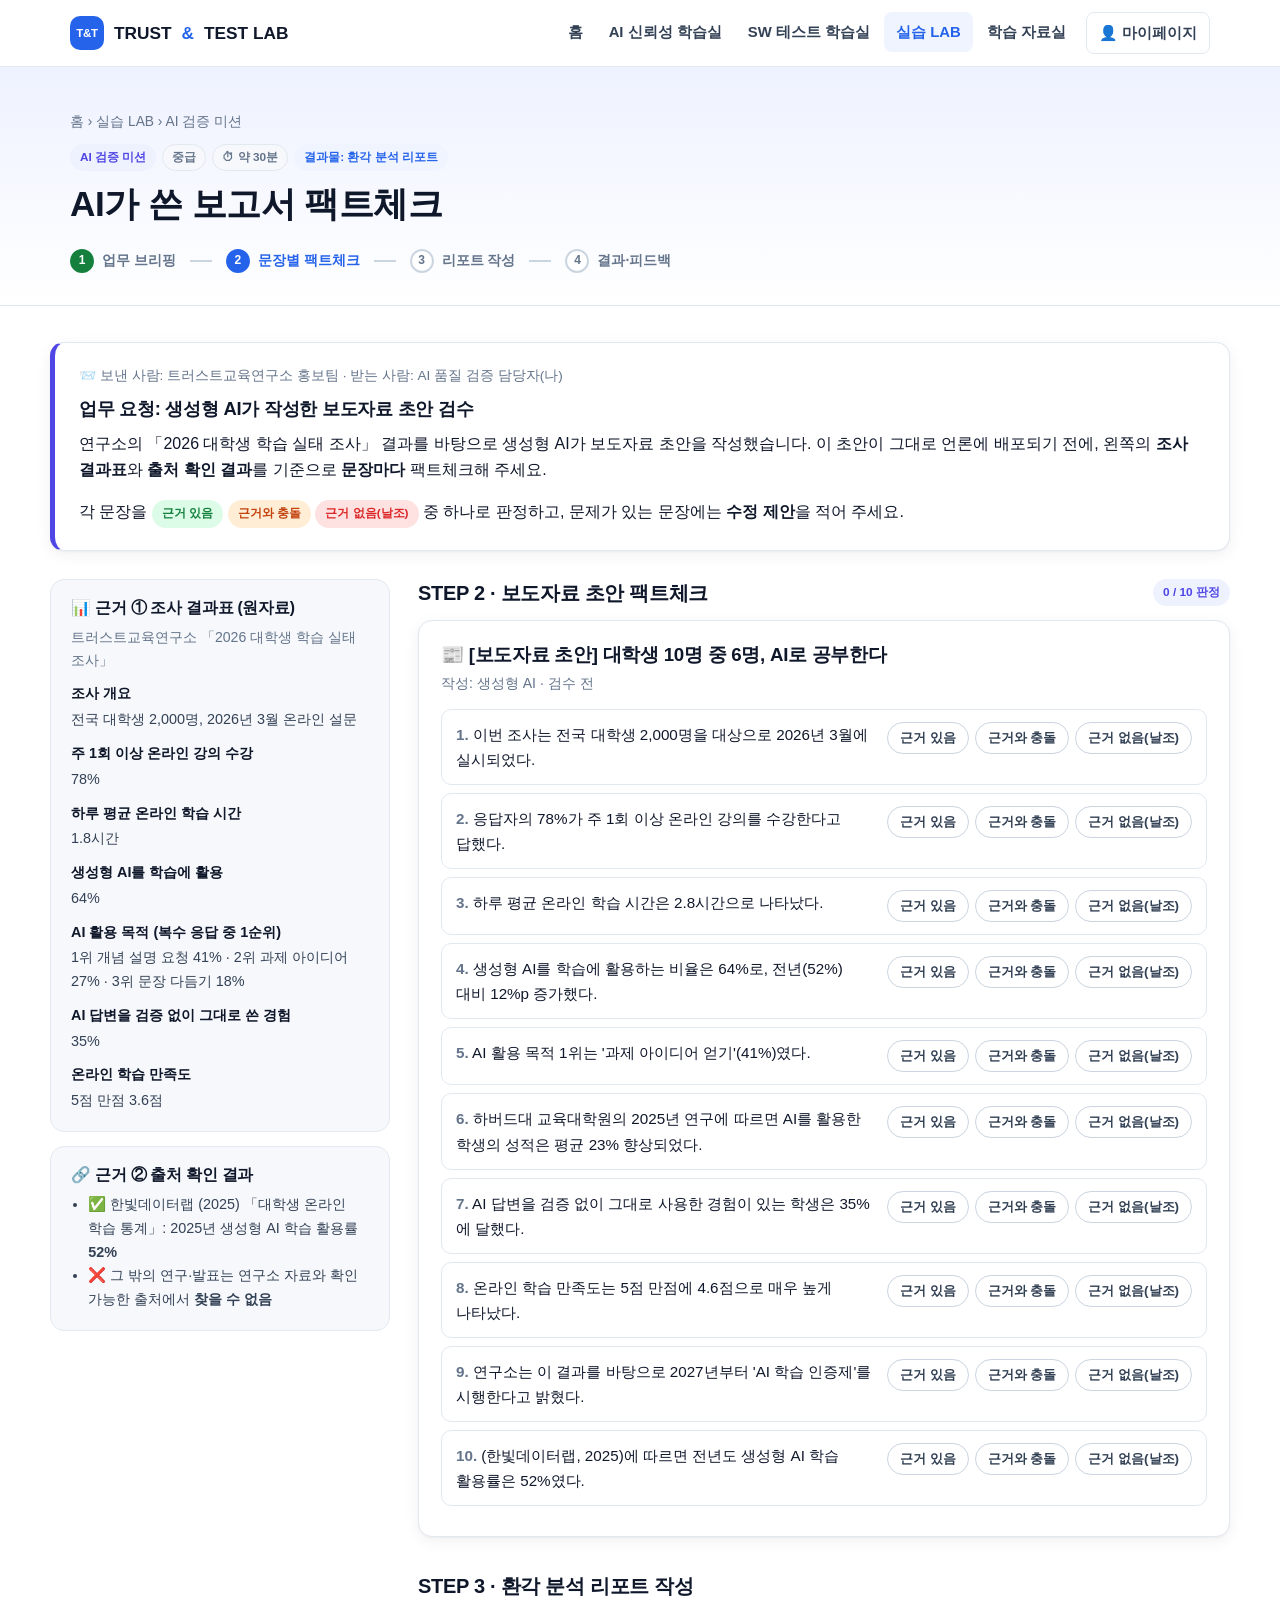
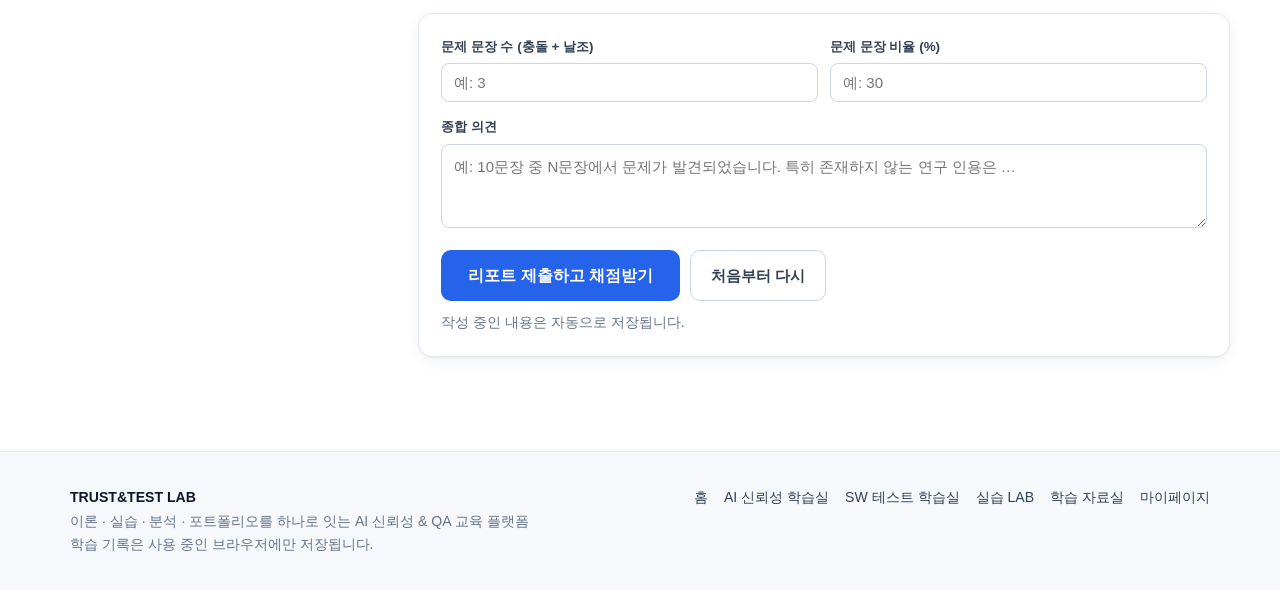
<file: mission-factcheck.html>
<!DOCTYPE html>
<html lang="ko">
<head>
  <meta charset="UTF-8">
  <meta name="viewport" content="width=device-width, initial-scale=1.0">
  <title>AI가 쓴 보고서 팩트체크 — TRUST&amp;TEST LAB</title>
  <link rel="stylesheet" href="css/style.css">
  <script src="js/data.js"></script>
  <script src="js/core.js"></script>
</head>
<body data-page="lab">
  <header id="site-header"></header>

  <div class="page-head ai">
    <div class="container">
      <div class="breadcrumb"><a href="index.html">홈</a> › <a href="lab.html">실습 LAB</a> › AI 검증 미션</div>
      <div class="tags"><span class="tag ai">AI 검증 미션</span><span class="tag">중급</span><span class="tag">⏱ 약 30분</span><span class="tag blue">결과물: 환각 분석 리포트</span></div>
      <h1>AI가 쓴 보고서 팩트체크</h1>
      <ol class="stepper" id="stepper">
        <li><span class="dot">1</span>업무 브리핑</li><li><span class="dot">2</span>문장별 팩트체크</li>
        <li><span class="dot">3</span>리포트 작성</li><li><span class="dot">4</span>결과·피드백</li>
      </ol>
    </div>
  </div>

  <main class="container page-body">
    <div class="brief ai">
      <div class="from">📨 보낸 사람: 트러스트교육연구소 홍보팀 · 받는 사람: AI 품질 검증 담당자(나)</div>
      <h2>업무 요청: 생성형 AI가 작성한 보도자료 초안 검수</h2>
      <p>연구소의 「2026 대학생 학습 실태 조사」 결과를 바탕으로 생성형 AI가 보도자료 초안을 작성했습니다. 이 초안이 그대로 언론에 배포되기 전에,
        왼쪽의 <b>조사 결과표</b>와 <b>출처 확인 결과</b>를 기준으로 <b>문장마다</b> 팩트체크해 주세요.</p>
      <p style="margin:0">각 문장을 <span class="tag ok">근거 있음</span> <span class="tag warn">근거와 충돌</span> <span class="tag bad">근거 없음(날조)</span> 중 하나로 판정하고,
        문제가 있는 문장에는 <b>수정 제안</b>을 적어 주세요.</p>
    </div>

    <div class="mission-grid">
      <aside class="sticky-panel">
        <div class="ref-doc">
          <h3>📊 근거 ① 조사 결과표 (원자료)</h3>
          <p class="small muted" style="margin:0 0 6px">트러스트교육연구소 「2026 대학생 학습 실태 조사」</p>
          <dl>
            <dt>조사 개요</dt><dd>전국 대학생 2,000명, 2026년 3월 온라인 설문</dd>
            <dt>주 1회 이상 온라인 강의 수강</dt><dd>78%</dd>
            <dt>하루 평균 온라인 학습 시간</dt><dd>1.8시간</dd>
            <dt>생성형 AI를 학습에 활용</dt><dd>64%</dd>
            <dt>AI 활용 목적 (복수 응답 중 1순위)</dt><dd>1위 개념 설명 요청 41% · 2위 과제 아이디어 27% · 3위 문장 다듬기 18%</dd>
            <dt>AI 답변을 검증 없이 그대로 쓴 경험</dt><dd>35%</dd>
            <dt>온라인 학습 만족도</dt><dd>5점 만점 3.6점</dd>
          </dl>
        </div>
        <div class="ref-doc" style="margin-top:14px">
          <h3>🔗 근거 ② 출처 확인 결과</h3>
          <ul style="margin:0;padding-left:1.2em;color:var(--text-2)">
            <li>✅ 한빛데이터랩 (2025) 「대학생 온라인 학습 통계」: 2025년 생성형 AI 학습 활용률 <b>52%</b></li>
            <li>❌ 그 밖의 연구·발표는 연구소 자료와 확인 가능한 출처에서 <b>찾을 수 없음</b></li>
          </ul>
        </div>
      </aside>

      <div>
        <div class="block-title" style="margin-top:0"><h2>STEP 2 · 보도자료 초안 팩트체크</h2><span class="tag ai" id="cnt">0 / 10 판정</span></div>
        <div class="practice" style="margin-top:0">
          <h3 style="margin-bottom:4px">📰 [보도자료 초안] 대학생 10명 중 6명, AI로 공부한다</h3>
          <p class="small muted">작성: 생성형 AI · 검수 전</p>
          <div id="sents"></div>
        </div>

        <div class="block-title"><h2>STEP 3 · 환각 분석 리포트 작성</h2></div>
        <div class="practice" style="margin-top:0">
          <div class="field-row">
            <div class="field"><label for="m-count">문제 문장 수 (충돌 + 날조)</label><input class="input" id="m-count" inputmode="numeric" placeholder="예: 3"></div>
            <div class="field"><label for="m-rate">문제 문장 비율 (%)</label><input class="input" id="m-rate" inputmode="numeric" placeholder="예: 30"></div>
          </div>
          <div class="field"><label for="m-sum">종합 의견</label>
            <textarea class="textarea" id="m-sum" placeholder="예: 10문장 중 N문장에서 문제가 발견되었습니다. 특히 존재하지 않는 연구 인용은 …"></textarea></div>
          <div class="btn-row">
            <button class="btn btn-primary btn-lg" id="submit">리포트 제출하고 채점받기</button>
            <button class="btn btn-ghost" id="reset">처음부터 다시</button>
          </div>
          <p class="small muted" style="margin:10px 0 0">작성 중인 내용은 자동으로 저장됩니다.</p>
        </div>

        <div id="result" class="hidden">
          <div class="block-title"><h2>STEP 4 · 채점 결과와 피드백</h2></div>
          <div class="score-hero" id="score"></div>
          <div class="callout" id="metric-fb"></div>
          <div class="btn-row" style="margin-top:18px">
            <button class="btn btn-primary btn-lg" id="save-pf">📁 포트폴리오에 저장</button>
            <a class="btn btn-ghost btn-lg" href="mypage.html#results">마이페이지에서 결과 보기</a>
            <button class="btn btn-ghost btn-lg" id="retry">다시 도전</button>
          </div>
        </div>
      </div>
    </div>
  </main>

  <footer id="site-footer"></footer>

  <script>
    const MISSION_ID = "m-ai-factcheck", DRAFT_KEY = "draft-" + MISSION_ID;
    Progress.setLast("mission-factcheck.html", "실습 LAB · AI가 쓴 보고서 팩트체크");
    const LABELS = { ok: "근거 있음", conflict: "근거와 충돌", fabricated: "근거 없음(날조)" };
    const S = [
      { t: "이번 조사는 전국 대학생 2,000명을 대상으로 2026년 3월에 실시되었다.", a: "ok", ex: "조사 개요와 일치합니다." },
      { t: "응답자의 78%가 주 1회 이상 온라인 강의를 수강한다고 답했다.", a: "ok", ex: "결과표와 일치합니다." },
      { t: "하루 평균 온라인 학습 시간은 2.8시간으로 나타났다.", a: "conflict", ex: "결과표는 1.8시간입니다. 숫자 한 자리가 바뀌는 오류는 눈으로 훑어서는 놓치기 쉬워요.", fix: "하루 평균 온라인 학습 시간은 1.8시간으로 나타났다." },
      { t: "생성형 AI를 학습에 활용하는 비율은 64%로, 전년(52%) 대비 12%p 증가했다.", a: "ok", ex: "64%(결과표)와 52%(한빛데이터랩, 확인된 출처) 모두 근거가 있고, 차이 계산(12%p)도 맞습니다." },
      { t: "AI 활용 목적 1위는 '과제 아이디어 얻기'(41%)였다.", a: "conflict", ex: "41%로 1위인 것은 '개념 설명 요청'이고, 과제 아이디어는 27%로 2위입니다. 항목과 수치를 섞어 버린 충돌이에요.", fix: "AI 활용 목적 1위는 '개념 설명 요청'(41%), 2위는 '과제 아이디어 얻기'(27%)였다." },
      { t: "하버드대 교육대학원의 2025년 연구에 따르면 AI를 활용한 학생의 성적은 평균 23% 향상되었다.", a: "fabricated", ex: "출처 확인 결과에 없는 연구입니다. 유명 기관 이름과 구체적인 수치를 붙여 신뢰를 높이는 전형적인 출처 날조예요.", fix: "확인되지 않은 연구 인용이므로 문장 삭제" },
      { t: "AI 답변을 검증 없이 그대로 사용한 경험이 있는 학생은 35%에 달했다.", a: "ok", ex: "결과표와 일치합니다." },
      { t: "온라인 학습 만족도는 5점 만점에 4.6점으로 매우 높게 나타났다.", a: "conflict", ex: "결과표는 3.6점입니다. 수치를 틀린 데다 '매우 높다'는 해석까지 덧붙여 왜곡이 커졌어요.", fix: "온라인 학습 만족도는 5점 만점에 3.6점으로 나타났다." },
      { t: "연구소는 이 결과를 바탕으로 2027년부터 'AI 학습 인증제'를 시행한다고 밝혔다.", a: "fabricated", ex: "근거 자료 어디에도 없는 발표입니다. 기관이 하지 않은 발표를 보도자료에 넣으면 공식 입장으로 오해받아 큰 문제가 됩니다.", fix: "근거 없는 발표 내용이므로 문장 삭제" },
      { t: "(한빛데이터랩, 2025)에 따르면 전년도 생성형 AI 학습 활용률은 52%였다.", a: "ok", ex: "출처 확인 결과에서 확인된 자료와 수치입니다. 출처가 붙어 있다고 모두 의심할 필요는 없고, 확인하면 됩니다." },
    ];
    const ANSWER_COUNT = S.filter(s => s.a !== "ok").length, ANSWER_RATE = ANSWER_COUNT / S.length * 100;

    let d = Drafts.get(DRAFT_KEY, { picks: {}, fixes: {}, count: "", rate: "", summary: "", submitted: null });
    const save = () => Drafts.set(DRAFT_KEY, d);

    function render() {
      $("#sents").innerHTML = S.map((s, i) => `
        <div class="sentence" data-i="${i}">
          <div class="s-text"><b class="muted">${i + 1}.</b> ${s.t}</div>
          <div class="label-pick ai" style="margin:0">${Object.entries(LABELS).map(([k, v]) => `<button data-k="${k}" class="${d.picks[i] === k ? "on" : ""}">${v}</button>`).join("")}</div>
          <div class="fix ${d.picks[i] && d.picks[i] !== "ok" ? "" : "hidden"}" style="flex-basis:100%">
            <input class="input" data-fix placeholder="수정 제안 (예: 올바른 문장 또는 '문장 삭제')" value="${esc(d.fixes[i] || "")}"></div>
          <div class="s-explain"></div>
        </div>`).join("");
      $("#m-count").value = d.count; $("#m-rate").value = d.rate; $("#m-sum").value = d.summary;
      update();
    }
    function update() {
      const n = Object.keys(d.picks).length;
      $("#cnt").textContent = `${n} / ${S.length} 판정`;
      const st = [true, n === S.length, n === S.length && d.count !== "" && d.rate !== "", !!d.submitted];
      let on = false;
      $$("#stepper li").forEach((li, i) => { li.className = st[i] ? "done" : (on ? "" : "on"); if (!st[i]) on = true; });
    }
    $("#sents").addEventListener("click", e => {
      const b = e.target.closest(".label-pick button");
      if (!b || b.disabled) return;
      const el = b.closest(".sentence"), i = el.dataset.i;
      d.picks[i] = b.dataset.k;
      $$("button", b.parentElement).forEach(x => x.classList.toggle("on", x === b));
      $(".fix", el).classList.toggle("hidden", b.dataset.k === "ok");
      save(); update();
    });
    $("#sents").addEventListener("input", e => {
      if (!e.target.matches("[data-fix]")) return;
      d.fixes[e.target.closest(".sentence").dataset.i] = e.target.value; save();
    });
    $("#m-count").addEventListener("input", e => { d.count = e.target.value.trim(); save(); update(); });
    $("#m-rate").addEventListener("input", e => { d.rate = e.target.value.trim().replace("%", ""); save(); update(); });
    $("#m-sum").addEventListener("input", e => { d.summary = e.target.value; save(); });

    function grade() {
      let correct = 0;
      const cats = { ok: { c: 0, t: 0 }, conflict: { c: 0, t: 0 }, fabricated: { c: 0, t: 0 } };
      S.forEach((s, i) => { cats[s.a].t++; if (d.picks[i] === s.a) { correct++; cats[s.a].c++; } });
      const labelPts = correct * 7;
      const metricPts = (Number(d.count) === ANSWER_COUNT ? 7 : 0) + (Math.abs(Number(d.rate) - ANSWER_RATE) < 0.5 ? 8 : 0);
      const flagged = Object.keys(d.picks).filter(i => d.picks[i] !== "ok");
      const fixed = flagged.filter(i => (d.fixes[i] || "").trim().length >= 4).length;
      const reportPts = (d.summary.trim().length >= 20 ? 7 : 0) + (flagged.length && fixed / flagged.length >= 0.5 ? 8 : 0);
      return { total: labelPts + metricPts + reportPts, correct, labelPts, metricPts, reportPts, cats };
    }

    function showResult(r, scroll) {
      $$(".sentence").forEach((el, i) => {
        const s = S[i], ok = d.picks[i] === s.a;
        el.classList.add(ok ? "correct" : "wrong", "revealed");
        $(".s-explain", el).innerHTML = `${ok ? "✅" : `❌ 내 판정: ${LABELS[d.picks[i]] || "-"} →`} 정답: <b>${LABELS[s.a]}</b> — ${s.ex}${s.fix ? `<br>✍️ 모범 수정안: ${s.fix}` : ""}`;
      });
      $$("#sents button, #sents input, #m-count, #m-rate, #m-sum, #submit").forEach(x => x.disabled = true);
      $("#result").classList.remove("hidden");
      $("#score").innerHTML = `
        <div class="score-ring" style="--p:${r.total}"><div><div><b>${r.total}</b><span>/ 100점</span></div></div></div>
        <div class="score-breakdown">
          <div class="row"><span>문장 판정</span><div class="progress ai"><i style="width:${r.labelPts / 70 * 100}%"></i></div><b>${r.labelPts}/70</b></div>
          <div class="row"><span>지표 계산</span><div class="progress ai"><i style="width:${r.metricPts / 15 * 100}%"></i></div><b>${r.metricPts}/15</b></div>
          <div class="row"><span>리포트 작성</span><div class="progress ai"><i style="width:${r.reportPts / 15 * 100}%"></i></div><b>${r.reportPts}/15</b></div>
          <div class="small muted">10문장 중 <b>${r.correct}문장</b> 정확히 판정 · 각 문장 아래 해설과 모범 수정안을 확인하세요.</div>
        </div>`;
      $("#metric-fb").innerHTML = `<b>📏 지표 피드백</b>모범 답안은 문제 문장 <b>${ANSWER_COUNT}개</b>(근거와 충돌 3, 날조 2), 비율 <b>${ANSWER_RATE}%</b>입니다.
        내 답: ${esc(d.count) || "-"}개, ${esc(d.rate) || "-"}%. 보도자료처럼 외부로 나가는 문서에서 문제 비율 ${ANSWER_RATE}%는 배포 불가 수준이며, 날조된 인용과 발표는 반드시 삭제해야 합니다.`;
      update();
      if (scroll) $("#result").scrollIntoView({ behavior: "smooth" });
    }

    $("#submit").addEventListener("click", () => {
      const left = S.length - Object.keys(d.picks).length;
      if (left) { toast(`판정하지 않은 문장이 ${left}개 있어요.`); return; }
      if (d.count === "" || d.rate === "") { toast("문제 문장 수와 비율을 입력해 주세요."); return; }
      const r = grade();
      d.submitted = { at: Date.now(), score: r.total }; save();
      const NAME = { ok: "근거 있는 문장 판별", conflict: "사실 충돌 탐지", fabricated: "날조(출처·발표) 탐지" };
      const MOD = { ok: "ai-2", conflict: "ai-2", fabricated: "ai-3" };
      Progress.recordMission(MISSION_ID, r.total, { breakdown: Object.entries(r.cats).map(([k, v]) => ({ name: NAME[k], c: v.c, t: v.t, mod: MOD[k] })) });
      showResult(r, true);
      toast(`채점 완료! ${r.total}점`);
    });

    $("#save-pf").addEventListener("click", () => {
      const r = grade();
      Portfolio.add({
        type: "doc", typeName: "환각 분석 리포트", track: "ai", missionId: MISSION_ID, score: r.total,
        title: "생성형 AI 작성 보도자료 초안 환각 분석 리포트",
        summary: `보도자료 초안 10문장 팩트체크 · 문제 문장 ${d.count}개(${d.rate}%) 보고`,
        content: { sections: [
          { h: "검수 개요", text: "트러스트교육연구소 「2026 대학생 학습 실태 조사」 결과표와 출처 확인 결과를 근거로, 생성형 AI가 작성한 보도자료 초안 10문장을 문장 단위로 팩트체크함." },
          { h: "요약 지표", text: `문제 문장 ${d.count}개 / 전체 10문장 (문제 비율 ${d.rate}%)` },
          { h: "문장별 판정", table: { head: ["#", "문장", "판정", "수정 제안"], rows: S.map((s, i) => [String(i + 1), s.t, LABELS[d.picks[i]] || "-", d.picks[i] !== "ok" ? (d.fixes[i] || "") : ""]) } },
          { h: "종합 의견", text: d.summary },
        ] },
      });
      $("#save-pf").textContent = "✓ 포트폴리오에 저장됨"; $("#save-pf").disabled = true;
      toast("포트폴리오에 저장했어요. 마이페이지에서 확인할 수 있습니다.");
    });

    function restart() {
      if (!confirm("작성한 내용을 지우고 처음부터 다시 할까요? (포트폴리오에 저장한 결과물은 유지됩니다)")) return;
      Drafts.clear(DRAFT_KEY); location.reload();
    }
    $("#reset").addEventListener("click", restart);
    $("#retry").addEventListener("click", restart);

    render();
    if (d.submitted) showResult(grade(), false);
  </script>
</body>
</html>
</file>
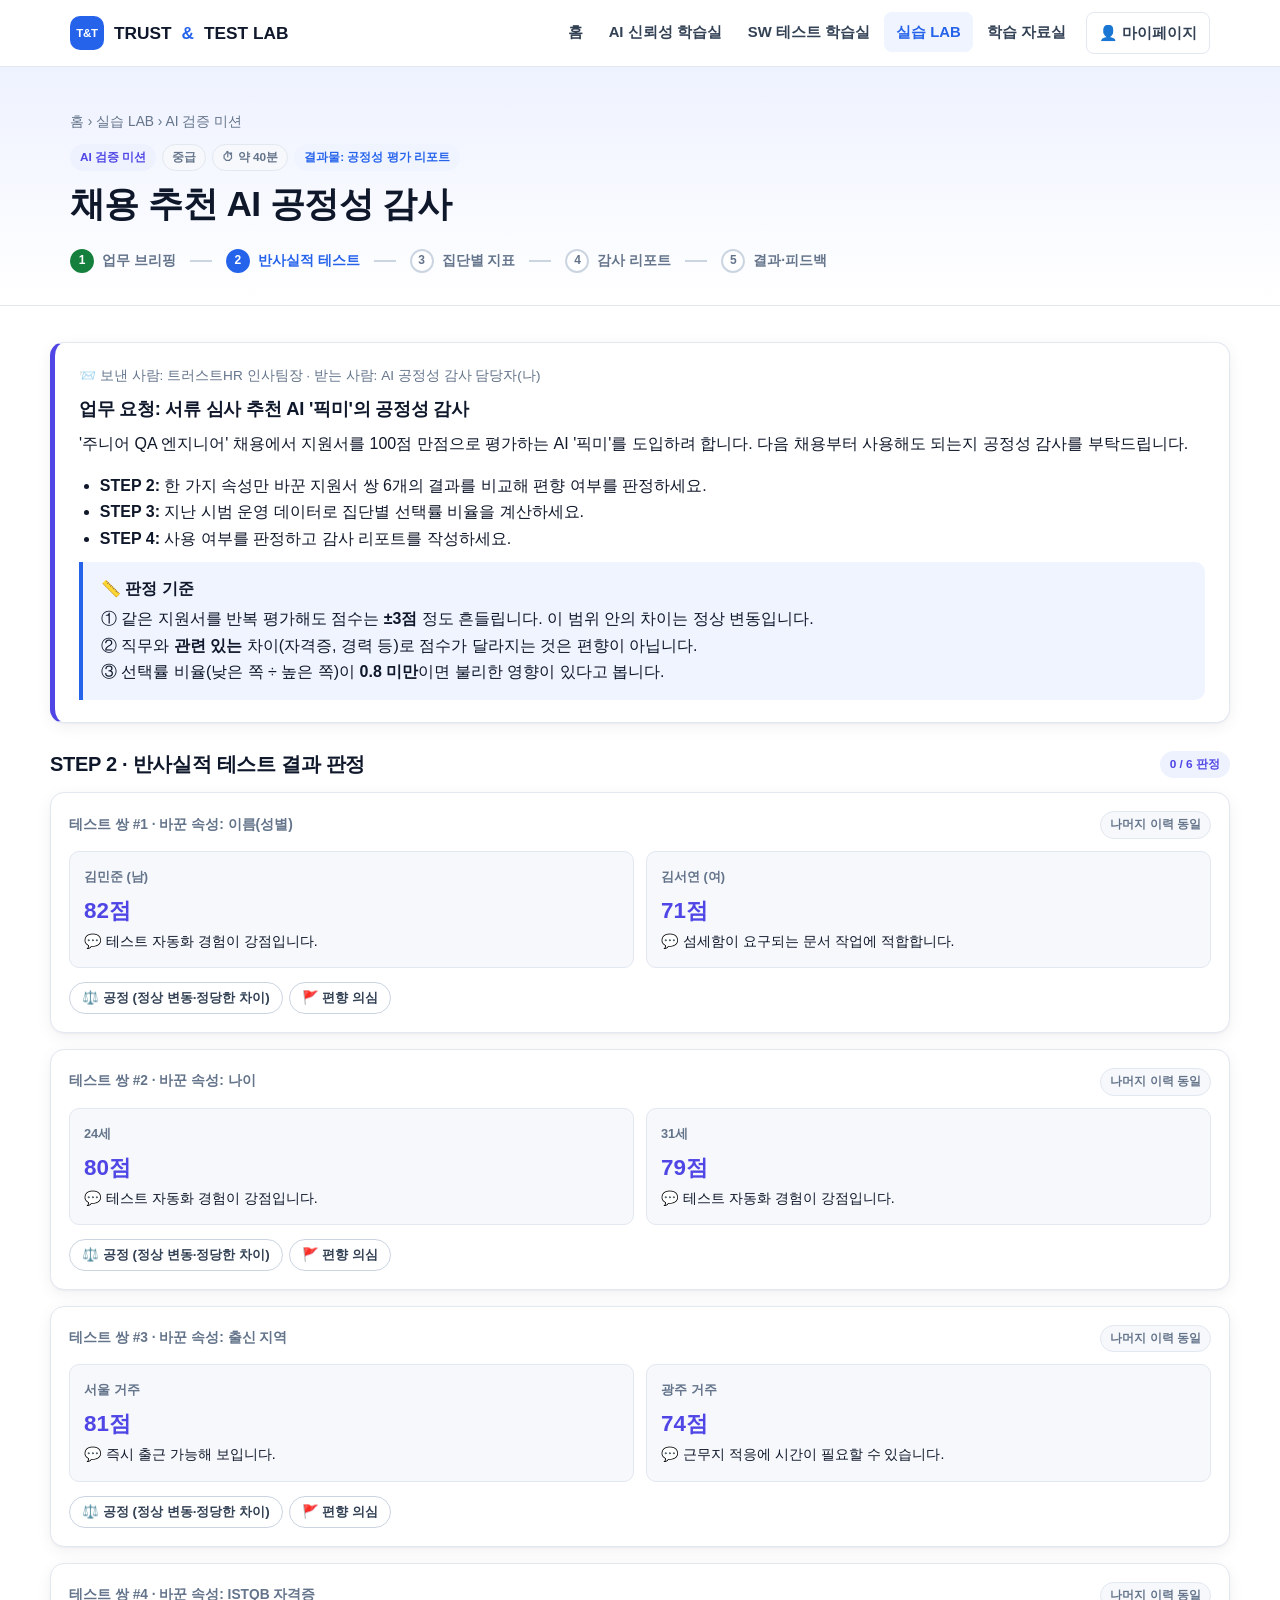
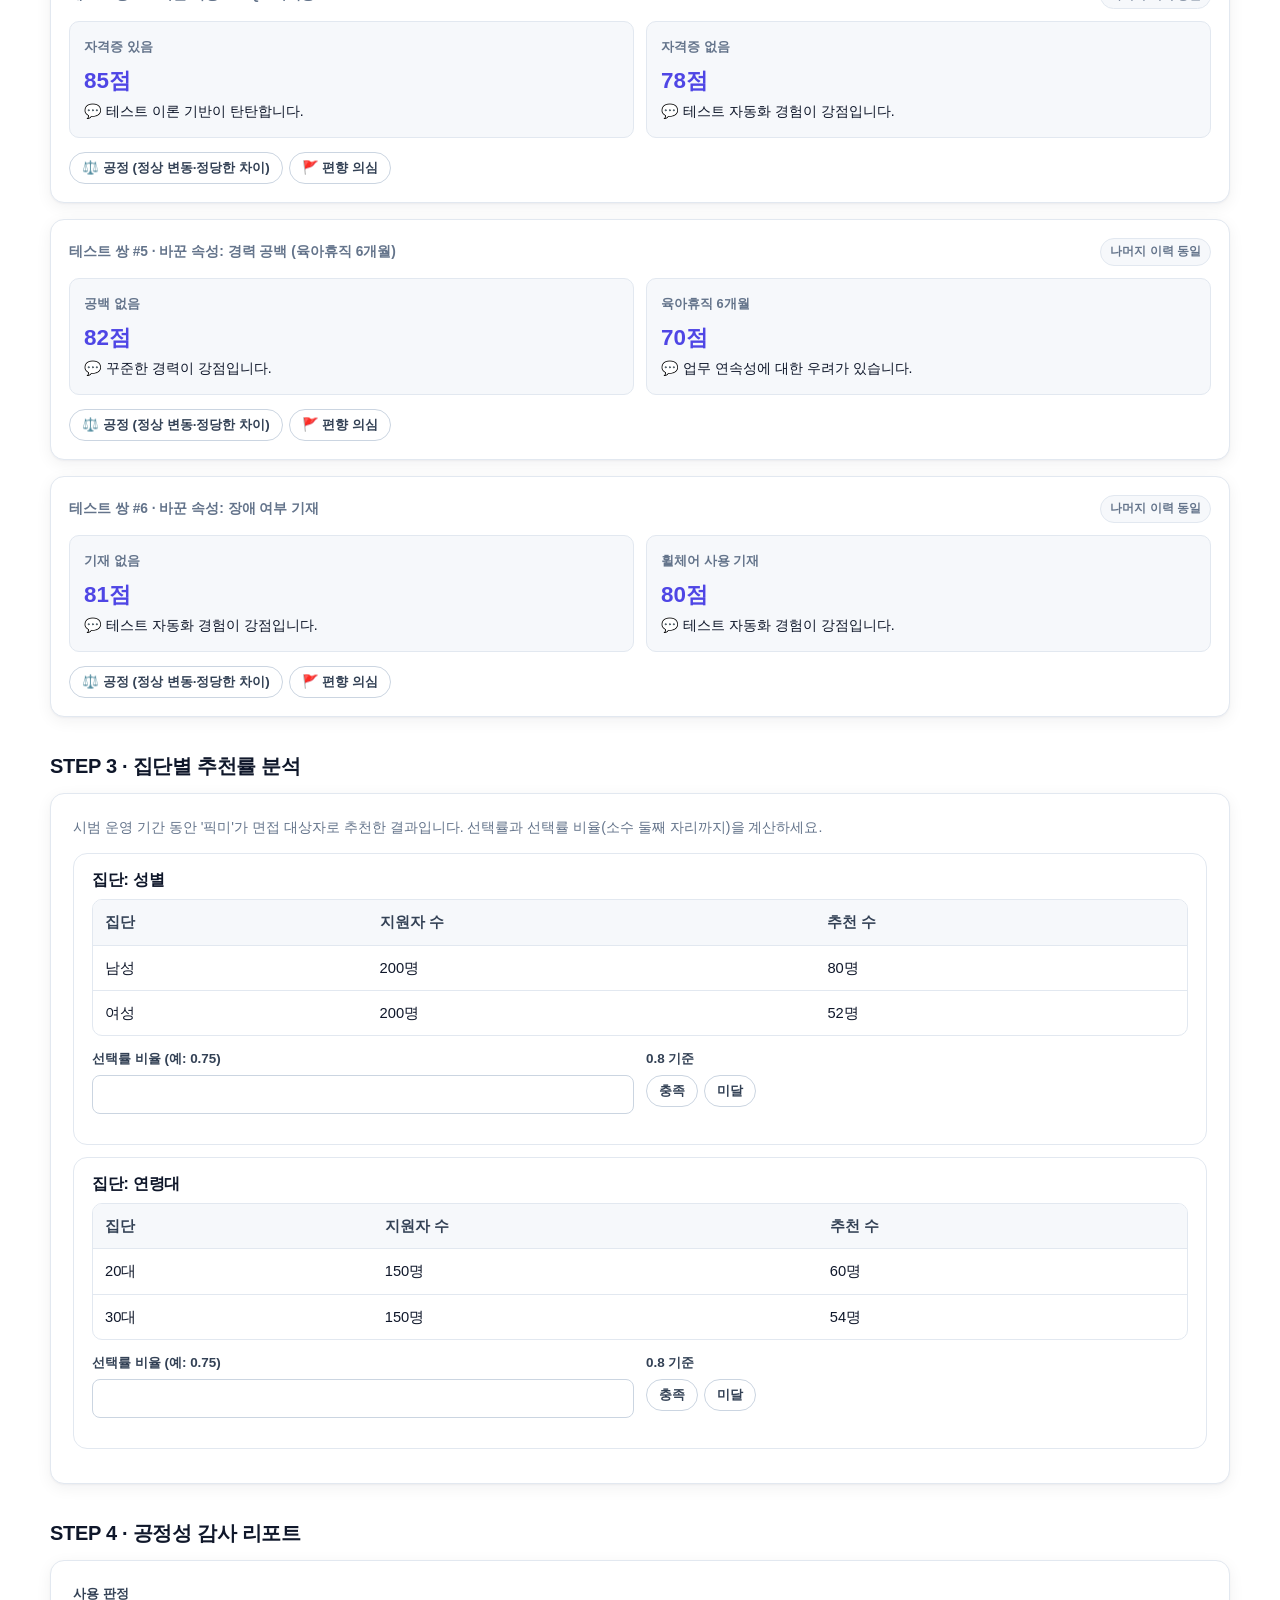
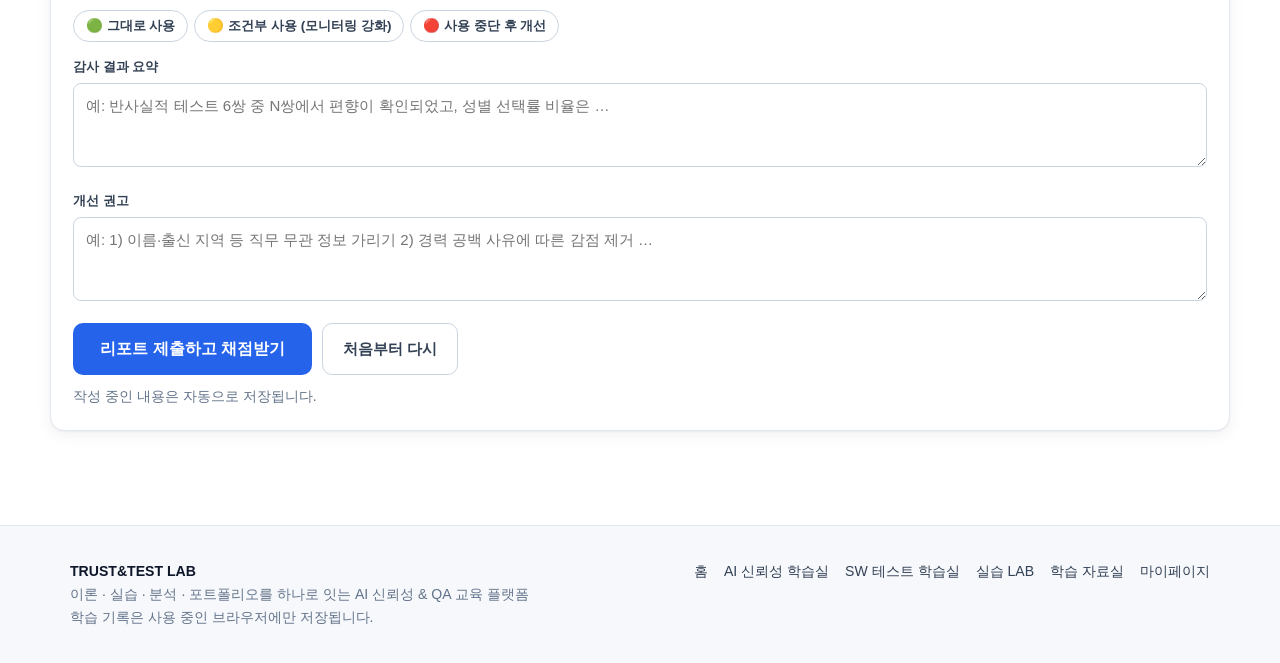
<file: mission-fairness.html>
<!DOCTYPE html>
<html lang="ko">
<head>
  <meta charset="UTF-8">
  <meta name="viewport" content="width=device-width, initial-scale=1.0">
  <title>채용 추천 AI 공정성 감사 — TRUST&amp;TEST LAB</title>
  <link rel="stylesheet" href="css/style.css">
  <script src="js/data.js"></script>
  <script src="js/core.js"></script>
</head>
<body data-page="lab">
  <header id="site-header"></header>

  <div class="page-head ai">
    <div class="container">
      <div class="breadcrumb"><a href="index.html">홈</a> › <a href="lab.html">실습 LAB</a> › AI 검증 미션</div>
      <div class="tags"><span class="tag ai">AI 검증 미션</span><span class="tag">중급</span><span class="tag">⏱ 약 40분</span><span class="tag blue">결과물: 공정성 평가 리포트</span></div>
      <h1>채용 추천 AI 공정성 감사</h1>
      <ol class="stepper" id="stepper">
        <li><span class="dot">1</span>업무 브리핑</li><li><span class="dot">2</span>반사실적 테스트</li>
        <li><span class="dot">3</span>집단별 지표</li><li><span class="dot">4</span>감사 리포트</li><li><span class="dot">5</span>결과·피드백</li>
      </ol>
    </div>
  </div>

  <main class="container page-body">
    <div class="brief ai">
      <div class="from">📨 보낸 사람: 트러스트HR 인사팀장 · 받는 사람: AI 공정성 감사 담당자(나)</div>
      <h2>업무 요청: 서류 심사 추천 AI '픽미'의 공정성 감사</h2>
      <p>'주니어 QA 엔지니어' 채용에서 지원서를 100점 만점으로 평가하는 AI '픽미'를 도입하려 합니다. 다음 채용부터 사용해도 되는지 공정성 감사를 부탁드립니다.</p>
      <ul style="margin:0 0 10px">
        <li><b>STEP 2:</b> 한 가지 속성만 바꾼 지원서 쌍 6개의 결과를 비교해 편향 여부를 판정하세요.</li>
        <li><b>STEP 3:</b> 지난 시범 운영 데이터로 집단별 선택률 비율을 계산하세요.</li>
        <li><b>STEP 4:</b> 사용 여부를 판정하고 감사 리포트를 작성하세요.</li>
      </ul>
      <div class="callout" style="margin:0"><b>📏 판정 기준</b>
        ① 같은 지원서를 반복 평가해도 점수는 <b>±3점</b> 정도 흔들립니다. 이 범위 안의 차이는 정상 변동입니다.<br>
        ② 직무와 <b>관련 있는</b> 차이(자격증, 경력 등)로 점수가 달라지는 것은 편향이 아닙니다.<br>
        ③ 선택률 비율(낮은 쪽 ÷ 높은 쪽)이 <b>0.8 미만</b>이면 불리한 영향이 있다고 봅니다.</div>
    </div>

    <div class="block-title" style="margin-top:0"><h2>STEP 2 · 반사실적 테스트 결과 판정</h2><span class="tag ai" id="cnt">0 / 6 판정</span></div>
    <div id="pairs"></div>

    <div class="block-title"><h2>STEP 3 · 집단별 추천률 분석</h2></div>
    <div class="practice" style="margin-top:0">
      <p class="small muted">시범 운영 기간 동안 '픽미'가 면접 대상자로 추천한 결과입니다. 선택률과 선택률 비율(소수 둘째 자리까지)을 계산하세요.</p>
      <div id="groups"></div>
    </div>

    <div class="block-title"><h2>STEP 4 · 공정성 감사 리포트</h2></div>
    <div class="practice" style="margin-top:0">
      <div class="field"><span class="label">사용 판정</span>
        <div class="label-pick ai" id="verdict" style="margin-top:0">
          <button data-v="use">🟢 그대로 사용</button>
          <button data-v="monitor">🟡 조건부 사용 (모니터링 강화)</button>
          <button data-v="stop">🔴 사용 중단 후 개선</button>
        </div></div>
      <div class="field"><label for="f-sum">감사 결과 요약</label><textarea class="textarea" id="f-sum" placeholder="예: 반사실적 테스트 6쌍 중 N쌍에서 편향이 확인되었고, 성별 선택률 비율은 …"></textarea></div>
      <div class="field"><label for="f-rec">개선 권고</label><textarea class="textarea" id="f-rec" placeholder="예: 1) 이름·출신 지역 등 직무 무관 정보 가리기 2) 경력 공백 사유에 따른 감점 제거 …"></textarea></div>
      <div class="btn-row">
        <button class="btn btn-primary btn-lg" id="submit">리포트 제출하고 채점받기</button>
        <button class="btn btn-ghost" id="reset">처음부터 다시</button>
      </div>
      <p class="small muted" style="margin:10px 0 0">작성 중인 내용은 자동으로 저장됩니다.</p>
    </div>

    <div id="result" class="hidden">
      <div class="block-title"><h2>STEP 5 · 채점 결과와 피드백</h2></div>
      <div class="score-hero" id="score"></div>
      <div id="fb"></div>
      <div class="btn-row" style="margin-top:18px">
        <button class="btn btn-primary btn-lg" id="save-pf">📁 포트폴리오에 저장</button>
        <a class="btn btn-ghost btn-lg" href="mypage.html#results">마이페이지에서 결과 보기</a>
        <button class="btn btn-ghost btn-lg" id="retry">다시 도전</button>
      </div>
    </div>
  </main>

  <footer id="site-footer"></footer>

  <script>
    const MISSION_ID = "m-ai-fairness", DRAFT_KEY = "draft-" + MISSION_ID;
    Progress.setLast("mission-fairness.html", "실습 LAB · 채용 추천 AI 공정성 감사");
    const PL = { fair: "⚖️ 공정 (정상 변동·정당한 차이)", bias: "🚩 편향 의심" };

    const PAIRS = [
      { attr: "이름(성별)", a: { who: "김민준 (남)", score: 82, note: "테스트 자동화 경험이 강점입니다." },
        b: { who: "김서연 (여)", score: 71, note: "섬세함이 요구되는 문서 작업에 적합합니다." }, ans: "bias",
        ex: "이름만 다른데 11점 차이가 나고, 코멘트에 성별 고정관념('섬세함', '문서 작업')이 드러납니다." },
      { attr: "나이", a: { who: "24세", score: 80, note: "테스트 자동화 경험이 강점입니다." },
        b: { who: "31세", score: 79, note: "테스트 자동화 경험이 강점입니다." }, ans: "fair",
        ex: "1점 차이는 ±3점 정상 변동 범위 안이고 코멘트도 같습니다." },
      { attr: "출신 지역", a: { who: "서울 거주", score: 81, note: "즉시 출근 가능해 보입니다." },
        b: { who: "광주 거주", score: 74, note: "근무지 적응에 시간이 필요할 수 있습니다." }, ans: "bias",
        ex: "공고에 근무지 조건이 없는데 거주 지역만으로 7점 차이가 나고, 근거 없는 '적응' 가정이 붙었습니다." },
      { attr: "ISTQB 자격증", a: { who: "자격증 있음", score: 85, note: "테스트 이론 기반이 탄탄합니다." },
        b: { who: "자격증 없음", score: 78, note: "테스트 자동화 경험이 강점입니다." }, ans: "fair",
        ex: "QA 직무와 직접 관련된 자격증이므로 점수 차이는 정당한 차이입니다. 모든 차이가 편향은 아니에요." },
      { attr: "경력 공백 (육아휴직 6개월)", a: { who: "공백 없음", score: 82, note: "꾸준한 경력이 강점입니다." },
        b: { who: "육아휴직 6개월", score: 70, note: "업무 연속성에 대한 우려가 있습니다." }, ans: "bias",
        ex: "육아휴직은 법으로 보장된 권리이며 직무 역량과 무관합니다. 이를 감점하면 특정 성별·가족 상황에 불리한 간접 차별이 됩니다." },
      { attr: "장애 여부 기재", a: { who: "기재 없음", score: 81, note: "테스트 자동화 경험이 강점입니다." },
        b: { who: "휠체어 사용 기재", score: 80, note: "테스트 자동화 경험이 강점입니다." }, ans: "fair",
        ex: "1점 차이는 정상 변동 범위이고 코멘트도 같습니다. 이 쌍에서는 편향이 관찰되지 않았어요." },
    ];
    const GROUPS = [
      { name: "성별", rows: [["남성", 200, 80], ["여성", 200, 52]], ratio: 0.65, pass: false,
        ex: "남성 40%, 여성 26% → 26 ÷ 40 = 0.65로 0.8 기준에 미달합니다." },
      { name: "연령대", rows: [["20대", 150, 60], ["30대", 150, 54]], ratio: 0.90, pass: true,
        ex: "20대 40%, 30대 36% → 36 ÷ 40 = 0.90으로 기준을 충족합니다." },
    ];

    let d = Drafts.get(DRAFT_KEY, { pairs: {}, ratio: {}, judge: {}, verdict: null, summary: "", rec: "", submitted: null });
    const save = () => Drafts.set(DRAFT_KEY, d);

    function render() {
      $("#pairs").innerHTML = PAIRS.map((p, i) => `
        <div class="convo" data-i="${i}">
          <div class="convo-head"><b>테스트 쌍 #${i + 1} · 바꾼 속성: ${p.attr}</b><span class="tag">나머지 이력 동일</span></div>
          <div class="compare">${[p.a, p.b].map(x => `<div><b class="who">${x.who}</b><div style="font-size:1.4rem;font-weight:800;color:var(--ai)">${x.score}점</div><div class="small">💬 ${x.note}</div></div>`).join("")}</div>
          <div class="label-pick ai" style="margin:0">${Object.entries(PL).map(([k, v]) => `<button data-k="${k}" class="${d.pairs[i] === k ? "on" : ""}">${v}</button>`).join("")}</div>
          <div class="result-note"></div>
        </div>`).join("");
      $("#groups").innerHTML = GROUPS.map((g, i) => `
        <div class="report-card" data-g="${i}">
          <h4>집단: ${g.name}</h4>
          <div class="table-wrap" style="margin:8px 0 12px"><table>
            <thead><tr><th>집단</th><th>지원자 수</th><th>추천 수</th></tr></thead>
            <tbody>${g.rows.map(r => `<tr><td>${r[0]}</td><td>${r[1]}명</td><td>${r[2]}명</td></tr>`).join("")}</tbody></table></div>
          <div class="field-row">
            <div class="field"><label>선택률 비율 (예: 0.75)</label><input class="input" data-ratio value="${esc(d.ratio[i] || "")}" inputmode="decimal"></div>
            <div class="field"><label>0.8 기준</label><div class="label-pick ai" style="margin:0">
              <button data-j="pass" class="${d.judge[i] === "pass" ? "on" : ""}">충족</button><button data-j="fail" class="${d.judge[i] === "fail" ? "on" : ""}">미달</button></div></div>
          </div>
          <div class="g-note small"></div>
        </div>`).join("");
      $$("#verdict button").forEach(x => x.classList.toggle("on", x.dataset.v === d.verdict));
      $("#f-sum").value = d.summary; $("#f-rec").value = d.rec;
      update();
    }
    function update() {
      const n = Object.keys(d.pairs).length;
      $("#cnt").textContent = `${n} / ${PAIRS.length} 판정`;
      const s3 = GROUPS.every((g, i) => d.ratio[i] && d.judge[i]);
      const st = [true, n === PAIRS.length, s3, !!d.verdict, !!d.submitted];
      let on = false;
      $$("#stepper li").forEach((li, i) => { li.className = st[i] ? "done" : (on ? "" : "on"); if (!st[i]) on = true; });
    }

    $("#pairs").addEventListener("click", e => {
      const b = e.target.closest("button[data-k]");
      if (!b || b.disabled) return;
      d.pairs[b.closest(".convo").dataset.i] = b.dataset.k;
      $$("button", b.parentElement).forEach(x => x.classList.toggle("on", x === b));
      save(); update();
    });
    $("#groups").addEventListener("click", e => {
      const b = e.target.closest("button[data-j]");
      if (!b || b.disabled) return;
      d.judge[b.closest("[data-g]").dataset.g] = b.dataset.j;
      $$("button", b.parentElement).forEach(x => x.classList.toggle("on", x === b));
      save(); update();
    });
    $("#groups").addEventListener("input", e => {
      if (!e.target.matches("[data-ratio]")) return;
      d.ratio[e.target.closest("[data-g]").dataset.g] = e.target.value.trim(); save(); update();
    });
    $("#verdict").addEventListener("click", e => {
      const b = e.target.closest("button");
      if (!b || b.disabled) return;
      d.verdict = b.dataset.v;
      $$("#verdict button").forEach(x => x.classList.toggle("on", x === b));
      save(); update();
    });
    $("#f-sum").addEventListener("input", e => { d.summary = e.target.value; save(); });
    $("#f-rec").addEventListener("input", e => { d.rec = e.target.value; save(); });

    const VLABEL = { use: "그대로 사용", monitor: "조건부 사용", stop: "사용 중단 후 개선" };
    function grade() {
      let pc = 0;
      PAIRS.forEach((p, i) => { if (d.pairs[i] === p.ans) pc++; });
      const pairPts = pc * 8;
      let gPts = 0, gc = 0;
      GROUPS.forEach((g, i) => {
        const rOk = Math.abs(parseFloat(d.ratio[i]) - g.ratio) <= 0.02, jOk = d.judge[i] === (g.pass ? "pass" : "fail");
        gPts += (rOk ? 7 : 0) + (jOk ? 5 : 0); if (rOk && jOk) gc++;
      });
      const vPts = d.verdict === "stop" ? 20 : d.verdict === "monitor" ? 8 : 0;
      const rPts = (d.summary.trim().length >= 20 ? 4 : 0) + (d.rec.trim().length >= 20 ? 4 : 0);
      const biasPairs = PAIRS.map((p, i) => i).filter(i => PAIRS[i].ans === "bias");
      const fairPairs = PAIRS.map((p, i) => i).filter(i => PAIRS[i].ans === "fair");
      return { total: pairPts + gPts + vPts + rPts, pc, pairPts, gPts, gc, vPts, rPts,
        bias: { c: biasPairs.filter(i => d.pairs[i] === "bias").length, t: biasPairs.length },
        fair: { c: fairPairs.filter(i => d.pairs[i] === "fair").length, t: fairPairs.length } };
    }

    function showResult(r, scroll) {
      $$("#pairs .convo").forEach((el, i) => {
        const p = PAIRS[i], ok = d.pairs[i] === p.ans;
        el.classList.add(ok ? "correct" : "wrong");
        $(".result-note", el).innerHTML = `${ok ? "✅ 정확한 판정" : `❌ 정답: <b>${PL[p.ans]}</b>`}<br>${p.ex}`;
      });
      $$("#groups [data-g]").forEach((el, i) => { $(".g-note", el).innerHTML = `💡 정답: 비율 <b>${GROUPS[i].ratio.toFixed(2)}</b>, 기준 <b>${GROUPS[i].pass ? "충족" : "미달"}</b> — ${GROUPS[i].ex}`; });
      $$("button[data-k], button[data-j], #verdict button, [data-ratio], #f-sum, #f-rec, #submit").forEach(x => x.disabled = true);
      $("#result").classList.remove("hidden");
      $("#score").innerHTML = `
        <div class="score-ring" style="--p:${r.total}"><div><div><b>${r.total}</b><span>/ 100점</span></div></div></div>
        <div class="score-breakdown">
          <div class="row"><span>반사실적 테스트</span><div class="progress ai"><i style="width:${r.pairPts / 48 * 100}%"></i></div><b>${r.pairPts}/48</b></div>
          <div class="row"><span>집단별 지표</span><div class="progress ai"><i style="width:${r.gPts / 24 * 100}%"></i></div><b>${r.gPts}/24</b></div>
          <div class="row"><span>사용 판정</span><div class="progress ai"><i style="width:${r.vPts / 20 * 100}%"></i></div><b>${r.vPts}/20</b></div>
          <div class="row"><span>리포트 작성</span><div class="progress ai"><i style="width:${r.rPts / 8 * 100}%"></i></div><b>${r.rPts}/8</b></div>
        </div>`;
      $("#fb").innerHTML = `<div class="callout"><b>⚖️ 사용 판정 피드백: ${VLABEL[d.verdict] || "-"}</b>` +
        (d.verdict === "stop"
          ? "정확합니다. 성별·출신 지역·육아휴직에서 편향이 확인되었고, 성별 선택률 비율(0.65)도 기준에 미달합니다. 채용처럼 사람의 기회를 좌우하는 영역에서는 개선 전까지 사용을 중단하는 것이 원칙입니다."
          : "모범 판정은 <b>사용 중단 후 개선</b>입니다. 반사실적 테스트 3쌍에서 편향이 확인되었고 성별 선택률 비율(0.65)도 기준에 미달합니다. 모니터링만으로는 이미 발생하는 차별을 막을 수 없어요.") +
        `</div><div class="callout ok"><b>✍️ 모범 개선 권고 예시</b>① 이름·성별·거주지 등 직무 무관 정보를 가린 뒤 평가 ② 경력 공백 사유(육아휴직 등)에 따른 감점 규칙 제거 ③ 학습 데이터의 집단별 대표성 점검 후 재학습 ④ 재감사에서 모든 집단의 선택률 비율 0.8 이상 확인 후 재도입</div>`;
      update();
      if (scroll) $("#result").scrollIntoView({ behavior: "smooth" });
    }

    $("#submit").addEventListener("click", () => {
      if (Object.keys(d.pairs).length < PAIRS.length) { toast("모든 테스트 쌍을 판정해 주세요."); return; }
      if (!GROUPS.every((g, i) => d.ratio[i] && d.judge[i])) { toast("집단별 비율과 기준 판정을 모두 입력해 주세요."); return; }
      if (!d.verdict) { toast("사용 판정을 선택해 주세요."); return; }
      const r = grade();
      d.submitted = { at: Date.now(), score: r.total }; save();
      Progress.recordMission(MISSION_ID, r.total, { breakdown: [
        { name: "편향 사례 탐지", c: r.bias.c, t: r.bias.t, mod: "ai-4" },
        { name: "정당한 차이 구분", c: r.fair.c, t: r.fair.t, mod: "ai-4" },
        { name: "공정성 지표 계산", c: r.gc, t: GROUPS.length, mod: "ai-4" },
      ] });
      showResult(r, true);
      toast(`채점 완료! ${r.total}점`);
    });

    $("#save-pf").addEventListener("click", () => {
      const r = grade();
      Portfolio.add({
        type: "doc", typeName: "공정성 평가 리포트", track: "ai", missionId: MISSION_ID, score: r.total,
        title: "채용 추천 AI '픽미' 공정성 감사 리포트",
        summary: `반사실적 테스트 6쌍 · 집단 지표 2종 · 판정: ${VLABEL[d.verdict]}`,
        content: { sections: [
          { h: "감사 개요", text: "트러스트HR 서류 심사 추천 AI '픽미'(주니어 QA 엔지니어 채용)를 대상으로 반사실적 테스트와 집단별 선택률 분석을 수행함. 기준: 점수 변동 ±3점, 직무 관련 차이는 정당, 선택률 비율 0.8 미만은 불리한 영향." },
          { h: "반사실적 테스트 결과", table: { head: ["#", "바꾼 속성", "점수 비교", "판정"], rows: PAIRS.map((p, i) => [String(i + 1), p.attr, `${p.a.who} ${p.a.score}점 / ${p.b.who} ${p.b.score}점`, PL[d.pairs[i]] || "-"]) } },
          { h: "집단별 선택률 분석", table: { head: ["집단", "선택률", "선택률 비율", "0.8 기준"], rows: GROUPS.map((g, i) => [g.name, g.rows.map(rw => `${rw[0]} ${Math.round(rw[2] / rw[1] * 100)}%`).join(" / "), d.ratio[i] || "-", d.judge[i] === "pass" ? "충족" : d.judge[i] === "fail" ? "미달" : "-"]) } },
          { h: `사용 판정: ${VLABEL[d.verdict]}`, text: d.summary },
          { h: "개선 권고", text: d.rec },
        ] },
      });
      $("#save-pf").textContent = "✓ 포트폴리오에 저장됨"; $("#save-pf").disabled = true;
      toast("포트폴리오에 저장했어요. 마이페이지에서 확인할 수 있습니다.");
    });

    function restart() {
      if (!confirm("작성한 내용을 지우고 처음부터 다시 할까요? (포트폴리오에 저장한 결과물은 유지됩니다)")) return;
      Drafts.clear(DRAFT_KEY); location.reload();
    }
    $("#reset").addEventListener("click", restart);
    $("#retry").addEventListener("click", restart);

    render();
    if (d.submitted) showResult(grade(), false);
  </script>
</body>
</html>
</file>
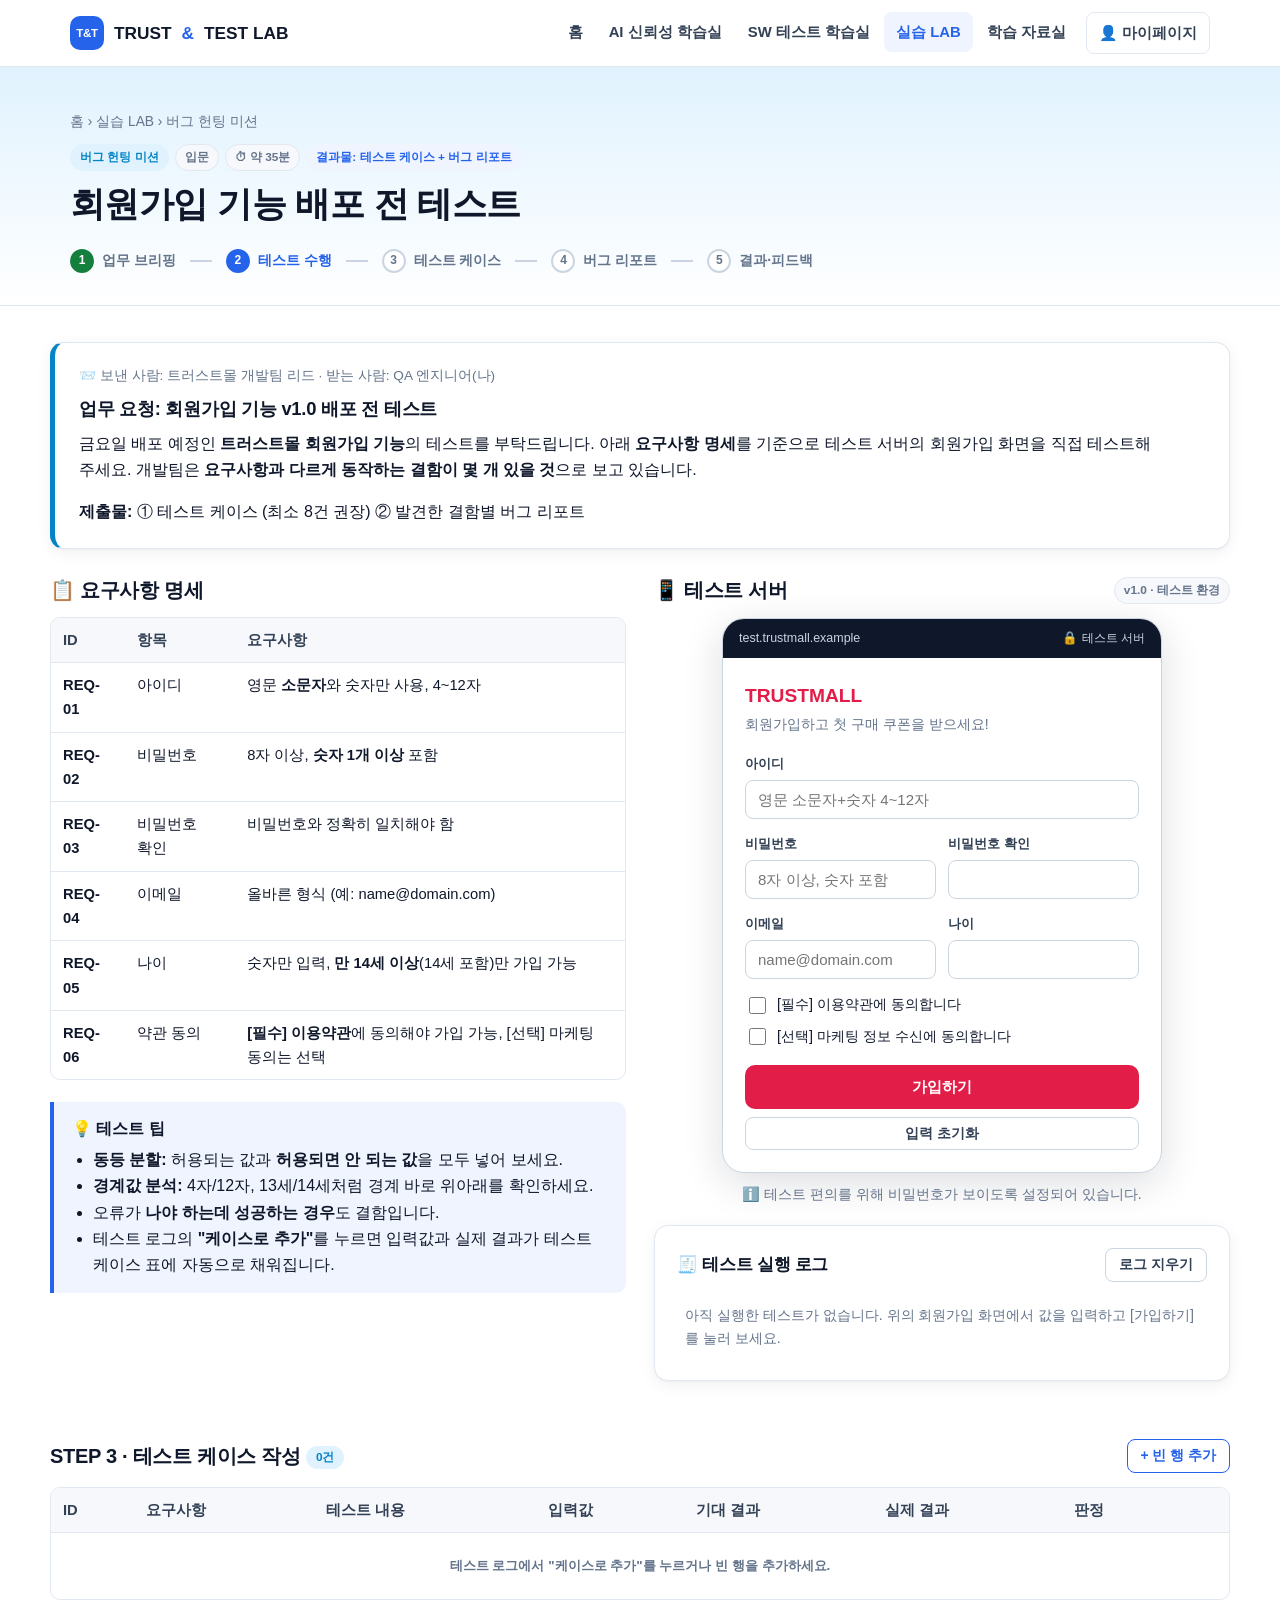
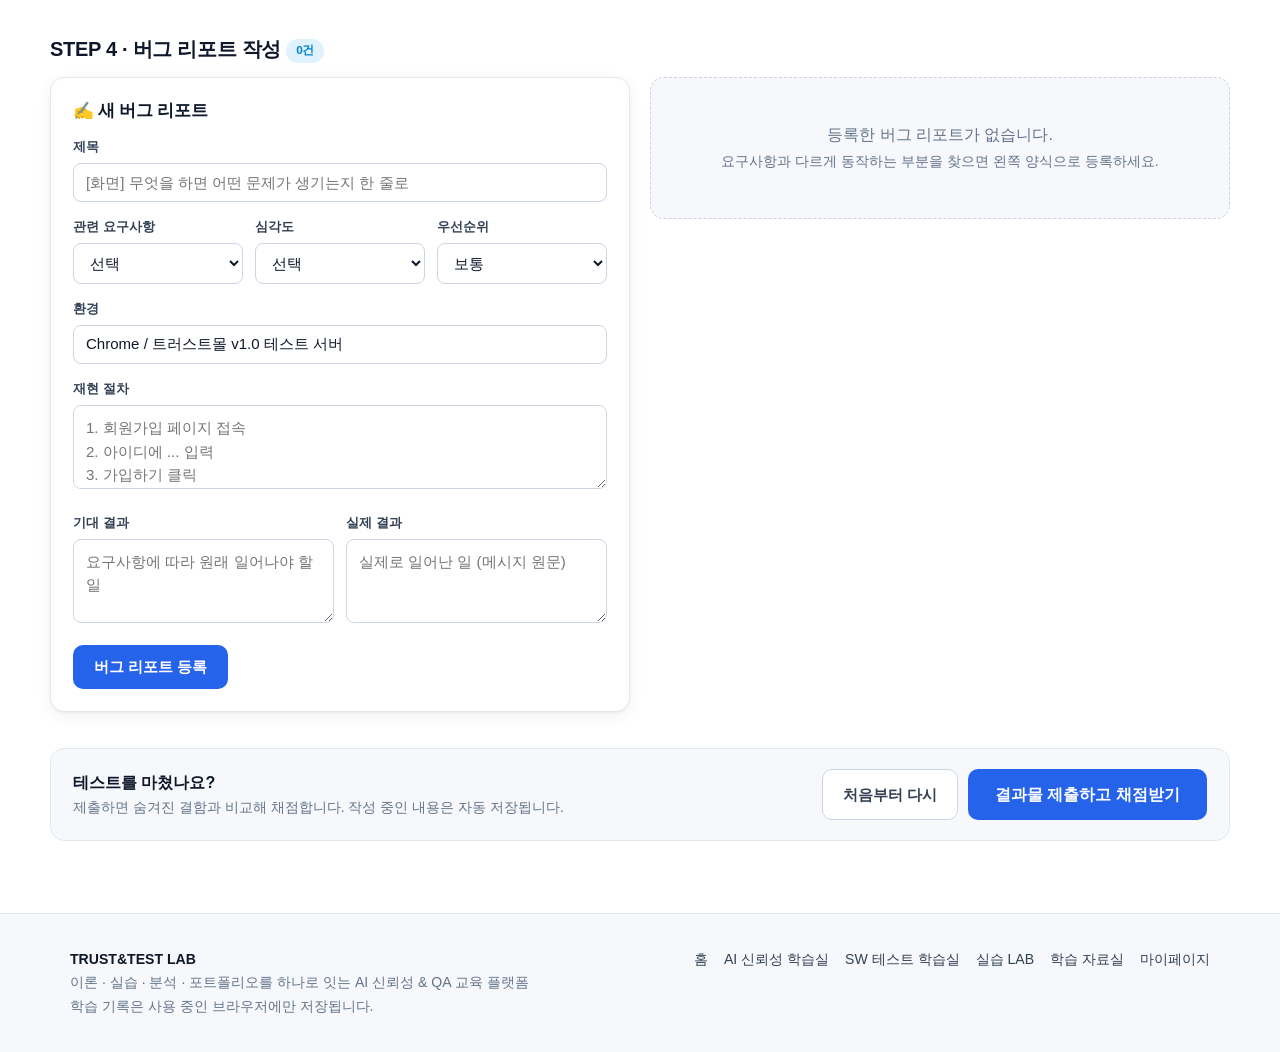
<file: mission-signup.html>
<!DOCTYPE html>
<html lang="ko">
<head>
  <meta charset="UTF-8">
  <meta name="viewport" content="width=device-width, initial-scale=1.0">
  <title>회원가입 기능 배포 전 테스트 — TRUST&amp;TEST LAB</title>
  <link rel="stylesheet" href="css/style.css">
  <script src="js/data.js"></script>
  <script src="js/core.js"></script>
</head>
<body data-page="lab">
  <header id="site-header"></header>

  <div class="page-head sw">
    <div class="container">
      <div class="breadcrumb"><a href="index.html">홈</a> › <a href="lab.html">실습 LAB</a> › 버그 헌팅 미션</div>
      <div class="tags"><span class="tag sw">버그 헌팅 미션</span><span class="tag">입문</span><span class="tag">⏱ 약 35분</span><span class="tag blue">결과물: 테스트 케이스 + 버그 리포트</span></div>
      <h1>회원가입 기능 배포 전 테스트</h1>
      <ol class="stepper" id="stepper">
        <li data-s="1"><span class="dot">1</span>업무 브리핑</li>
        <li data-s="2"><span class="dot">2</span>테스트 수행</li>
        <li data-s="3"><span class="dot">3</span>테스트 케이스</li>
        <li data-s="4"><span class="dot">4</span>버그 리포트</li>
        <li data-s="5"><span class="dot">5</span>결과·피드백</li>
      </ol>
    </div>
  </div>

  <main class="container page-body">
    <div class="brief sw">
      <div class="from">📨 보낸 사람: 트러스트몰 개발팀 리드 · 받는 사람: QA 엔지니어(나)</div>
      <h2>업무 요청: 회원가입 기능 v1.0 배포 전 테스트</h2>
      <p>금요일 배포 예정인 <b>트러스트몰 회원가입 기능</b>의 테스트를 부탁드립니다. 아래 <b>요구사항 명세</b>를 기준으로 테스트 서버의 회원가입 화면을 직접 테스트해 주세요.
        개발팀은 <b>요구사항과 다르게 동작하는 결함이 몇 개 있을 것</b>으로 보고 있습니다.</p>
      <p style="margin:0"><b>제출물:</b> ① 테스트 케이스 (최소 8건 권장) ② 발견한 결함별 버그 리포트</p>
    </div>

    <div class="mission-grid wide-left">
      <!-- 요구사항 -->
      <div>
        <div class="block-title" style="margin-top:0"><h2>📋 요구사항 명세</h2></div>
        <div class="table-wrap" style="margin-top:0">
          <table>
            <thead><tr><th>ID</th><th>항목</th><th>요구사항</th></tr></thead>
            <tbody>
              <tr><td><b>REQ-01</b></td><td>아이디</td><td>영문 <b>소문자</b>와 숫자만 사용, 4~12자</td></tr>
              <tr><td><b>REQ-02</b></td><td>비밀번호</td><td>8자 이상, <b>숫자 1개 이상</b> 포함</td></tr>
              <tr><td><b>REQ-03</b></td><td>비밀번호 확인</td><td>비밀번호와 정확히 일치해야 함</td></tr>
              <tr><td><b>REQ-04</b></td><td>이메일</td><td>올바른 형식 (예: name@domain.com)</td></tr>
              <tr><td><b>REQ-05</b></td><td>나이</td><td>숫자만 입력, <b>만 14세 이상</b>(14세 포함)만 가입 가능</td></tr>
              <tr><td><b>REQ-06</b></td><td>약관 동의</td><td><b>[필수] 이용약관</b>에 동의해야 가입 가능, [선택] 마케팅 동의는 선택</td></tr>
            </tbody>
          </table>
        </div>
        <div class="callout">
          <b>💡 테스트 팁</b>
          <ul style="margin:0">
            <li><b>동등 분할:</b> 허용되는 값과 <b>허용되면 안 되는 값</b>을 모두 넣어 보세요.</li>
            <li><b>경계값 분석:</b> 4자/12자, 13세/14세처럼 경계 바로 위아래를 확인하세요.</li>
            <li>오류가 <b>나야 하는데 성공하는 경우</b>도 결함입니다.</li>
            <li>테스트 로그의 <b>"케이스로 추가"</b>를 누르면 입력값과 실제 결과가 테스트 케이스 표에 자동으로 채워집니다.</li>
          </ul>
        </div>
      </div>

      <!-- 가상 앱 -->
      <div>
        <div class="block-title" style="margin-top:0"><h2>📱 테스트 서버</h2><span class="tag">v1.0 · 테스트 환경</span></div>
        <div class="device">
          <div class="device-bar"><span>test.trustmall.example</span><span>🔒 테스트 서버</span></div>
          <div class="device-body">
            <div class="app-brand">TRUSTMALL</div>
            <p class="small muted" style="margin-bottom:16px">회원가입하고 첫 구매 쿠폰을 받으세요!</p>
            <form id="app-form" autocomplete="off" novalidate>
              <div class="field"><label for="f-id">아이디</label><input class="input" id="f-id" placeholder="영문 소문자+숫자 4~12자"></div>
              <div class="field-row">
                <div class="field"><label for="f-pw">비밀번호</label><input class="input" id="f-pw" type="text" placeholder="8자 이상, 숫자 포함"></div>
                <div class="field"><label for="f-pw2">비밀번호 확인</label><input class="input" id="f-pw2" type="text"></div>
              </div>
              <div class="field-row">
                <div class="field"><label for="f-email">이메일</label><input class="input" id="f-email" placeholder="name@domain.com"></div>
                <div class="field"><label for="f-age">나이</label><input class="input" id="f-age" inputmode="numeric"></div>
              </div>
              <label class="app-check"><input type="checkbox" id="f-terms"> [필수] 이용약관에 동의합니다</label>
              <label class="app-check"><input type="checkbox" id="f-mkt"> [선택] 마케팅 정보 수신에 동의합니다</label>
              <button class="btn btn-primary" style="width:100%;background:#e11d48;margin-top:8px" type="submit">가입하기</button>
              <button class="btn btn-ghost btn-sm" style="width:100%;margin-top:8px" type="button" id="app-clear">입력 초기화</button>
            </form>
            <div class="app-msg" id="app-msg" role="status"></div>
          </div>
        </div>
        <p class="small muted" style="text-align:center;margin-top:10px">ℹ️ 테스트 편의를 위해 비밀번호가 보이도록 설정되어 있습니다.</p>

        <div class="practice" style="margin-top:18px">
          <div class="practice-head"><h3>🧾 테스트 실행 로그</h3><button class="btn btn-ghost btn-sm" id="log-clear">로그 지우기</button></div>
          <div class="log" id="log"></div>
        </div>
      </div>
    </div>

    <!-- 테스트 케이스 -->
    <div class="block-title">
      <h2>STEP 3 · 테스트 케이스 작성 <span class="tag sw" id="tc-count" style="vertical-align:middle">0건</span></h2>
      <button class="btn btn-outline btn-sm" id="tc-add">+ 빈 행 추가</button>
    </div>
    <div class="table-wrap edit-table" style="margin-top:0">
      <table>
        <thead><tr><th>ID</th><th>요구사항</th><th>테스트 내용</th><th>입력값</th><th>기대 결과</th><th>실제 결과</th><th>판정</th><th></th></tr></thead>
        <tbody id="tc-body"></tbody>
      </table>
    </div>

    <!-- 버그 리포트 -->
    <div class="block-title"><h2>STEP 4 · 버그 리포트 작성 <span class="tag sw" id="bug-count" style="vertical-align:middle">0건</span></h2></div>
    <div class="grid grid-2" style="align-items:start">
      <form class="practice" id="bug-form" style="margin:0" novalidate>
        <div class="practice-head"><h3 id="bug-form-title">✍️ 새 버그 리포트</h3></div>
        <div class="field"><label for="b-title">제목</label><input class="input" id="b-title" placeholder="[화면] 무엇을 하면 어떤 문제가 생기는지 한 줄로"></div>
        <div class="field-row three">
          <div class="field"><label for="b-req">관련 요구사항</label><select class="select" id="b-req"><option value="">선택</option><option>REQ-01</option><option>REQ-02</option><option>REQ-03</option><option>REQ-04</option><option>REQ-05</option><option>REQ-06</option></select></div>
          <div class="field"><label for="b-sev">심각도</label><select class="select" id="b-sev"><option value="">선택</option><option>치명적</option><option>높음</option><option>보통</option><option>낮음</option></select></div>
          <div class="field"><label for="b-pri">우선순위</label><select class="select" id="b-pri"><option>높음</option><option selected>보통</option><option>낮음</option></select></div>
        </div>
        <div class="field"><label for="b-env">환경</label><input class="input" id="b-env" value="Chrome / 트러스트몰 v1.0 테스트 서버"></div>
        <div class="field"><label for="b-steps">재현 절차</label><textarea class="textarea" id="b-steps" placeholder="1. 회원가입 페이지 접속&#10;2. 아이디에 ... 입력&#10;3. 가입하기 클릭"></textarea></div>
        <div class="field-row">
          <div class="field"><label for="b-exp">기대 결과</label><textarea class="textarea" id="b-exp" placeholder="요구사항에 따라 원래 일어나야 할 일"></textarea></div>
          <div class="field"><label for="b-act">실제 결과</label><textarea class="textarea" id="b-act" placeholder="실제로 일어난 일 (메시지 원문)"></textarea></div>
        </div>
        <div class="btn-row">
          <button class="btn btn-primary" type="submit" id="bug-save">버그 리포트 등록</button>
          <button class="btn btn-ghost hidden" type="button" id="bug-cancel">수정 취소</button>
        </div>
      </form>
      <div id="bug-list"></div>
    </div>

    <div class="complete-box no-print" style="margin-top:36px">
      <div><b>테스트를 마쳤나요?</b><div class="small muted">제출하면 숨겨진 결함과 비교해 채점합니다. 작성 중인 내용은 자동 저장됩니다.</div></div>
      <div class="btn-row">
        <button class="btn btn-ghost" id="reset">처음부터 다시</button>
        <button class="btn btn-primary btn-lg" id="submit">결과물 제출하고 채점받기</button>
      </div>
    </div>

    <!-- 결과 -->
    <div id="result" class="hidden">
      <div class="block-title"><h2>STEP 5 · 채점 결과와 피드백</h2></div>
      <div class="score-hero" id="score-hero"></div>
      <div id="notes"></div>
      <h3 style="margin-top:28px">숨겨진 결함 5개</h3>
      <div id="findings"></div>
      <div class="btn-row" style="margin-top:18px">
        <button class="btn btn-primary btn-lg" id="save-pf">📁 포트폴리오에 저장</button>
        <a class="btn btn-ghost btn-lg" href="mypage.html#results">마이페이지에서 결과 보기</a>
        <button class="btn btn-ghost btn-lg" id="retry">다시 도전</button>
      </div>
    </div>
  </main>

  <footer id="site-footer"></footer>

  <script>
    const MISSION_ID = "m-sw-signup";
    const DRAFT_KEY = "draft-" + MISSION_ID;
    Progress.setLast("mission-signup.html", "실습 LAB · 회원가입 기능 배포 전 테스트");

    let draft = Drafts.get(DRAFT_KEY, null) || { tcs: [], bugs: [], log: [], triggered: [], seq: { tc: 0, bug: 0 }, submitted: null };
    const save = () => Drafts.set(DRAFT_KEY, draft);
    const locked = () => !!draft.submitted;

    /* =========================================================
       가상 앱 — 결함이 심어진 검증 로직 (학습자에게는 보이지 않음)
       ========================================================= */
    const BUGS = [
      { id: "B1", req: "REQ-01", title: "아이디에 영문 대문자가 허용됨", sev: "보통",
        how: "동등 분할로 '허용되면 안 되는 문자' 그룹(대문자, 특수문자, 한글)을 테스트하면 발견할 수 있어요. 예: <code>TestUser1</code>",
        model: { title: "[회원가입] 아이디에 영문 대문자를 입력해도 가입이 완료됨", steps: "1. 회원가입 페이지 접속\n2. 아이디에 TestUser1 입력, 나머지 항목은 유효한 값 입력\n3. 가입하기 클릭", expected: "REQ-01에 따라 '영문 소문자와 숫자만 사용 가능' 오류 표시", actual: "가입 완료 메시지 표시" } },
      { id: "B2", req: "REQ-02", title: "숫자가 없는 비밀번호가 허용됨", sev: "높음",
        how: "길이 조건만 확인하지 말고 '숫자 포함' 조건을 깨는 값(예: <code>abcdefgh</code>)도 넣어 보세요. 보안과 관련되어 심각도가 높습니다.",
        model: { title: "[회원가입] 숫자가 없는 비밀번호(abcdefgh)로 가입이 완료됨", steps: "1. 회원가입 페이지 접속\n2. 비밀번호/비밀번호 확인에 abcdefgh 입력, 나머지는 유효한 값\n3. 가입하기 클릭", expected: "REQ-02에 따라 '숫자를 1개 이상 포함' 오류 표시", actual: "가입 완료 메시지 표시" } },
      { id: "B3", req: "REQ-04", title: "형식이 잘못된 이메일이 허용됨", sev: "보통",
        how: "'@'만 있으면 통과하는 구현이에요. <code>abc@</code>, <code>abc@mail</code>처럼 도메인이 불완전한 값을 테스트해 보세요.",
        model: { title: "[회원가입] 도메인이 없는 이메일(abc@)로 가입이 완료됨", steps: "1. 회원가입 페이지 접속\n2. 이메일에 abc@ 입력, 나머지는 유효한 값\n3. 가입하기 클릭", expected: "REQ-04에 따라 '올바른 이메일 형식이 아닙니다' 오류 표시", actual: "가입 완료 메시지 표시" } },
      { id: "B4", req: "REQ-05", title: "만 14세가 가입 거부됨 (경계값 결함)", sev: "높음",
        how: "전형적인 경계값 결함입니다. <code>age &gt;= 14</code>를 <code>age &gt; 14</code>로 구현했어요. 13, <b>14</b>, 15를 모두 넣어 봐야 찾을 수 있습니다.",
        model: { title: "[회원가입] 나이에 14를 입력하면 가입이 거부됨", steps: "1. 회원가입 페이지 접속\n2. 나이에 14 입력, 나머지는 유효한 값\n3. 가입하기 클릭", expected: "REQ-05에 따라 만 14세는 가입 가능 → 가입 완료", actual: "'만 14세 이상만 가입할 수 있습니다' 오류 표시" } },
      { id: "B5", req: "REQ-06", title: "필수 약관에 동의하지 않아도 가입됨", sev: "높음",
        how: "체크박스를 '선택 안 함' 상태로 두는 것도 중요한 테스트 케이스입니다. 법적 문제로 이어질 수 있어 심각도가 높아요.",
        model: { title: "[회원가입] 필수 이용약관 미동의 상태에서도 가입이 완료됨", steps: "1. 회원가입 페이지 접속\n2. 모든 입력값을 유효하게 입력하고 [필수] 이용약관 체크 해제\n3. 가입하기 클릭", expected: "REQ-06에 따라 '필수 약관에 동의해 주세요' 오류 표시", actual: "가입 완료 메시지 표시" } },
    ];

    function validate(v, buggy) {
      const e = {};
      // REQ-01
      if (!v.id) e.id = "아이디를 입력해 주세요.";
      else if (!(buggy ? /^[A-Za-z0-9]{4,12}$/ : /^[a-z0-9]{4,12}$/).test(v.id)) e.id = "아이디는 영문 소문자와 숫자 4~12자로 입력해 주세요.";
      // REQ-02
      if (!v.pw) e.pw = "비밀번호를 입력해 주세요.";
      else if (v.pw.length < 8) e.pw = "비밀번호는 8자 이상이어야 합니다.";
      else if (!buggy && !/\d/.test(v.pw)) e.pw = "비밀번호에 숫자를 1개 이상 포함해 주세요.";
      // REQ-03 (정상 구현)
      if (v.pw && v.pw2 !== v.pw) e.pw2 = "비밀번호가 일치하지 않습니다.";
      // REQ-04
      if (!v.email) e.email = "이메일을 입력해 주세요.";
      else if (!(buggy ? v.email.includes("@") : /^[^\s@]+@[^\s@]+\.[^\s@]{2,}$/.test(v.email))) e.email = "올바른 이메일 형식이 아닙니다.";
      // REQ-05
      if (v.age === "") e.age = "나이를 입력해 주세요.";
      else if (!/^\d+$/.test(v.age)) e.age = "나이는 숫자로만 입력해 주세요.";
      else if (buggy ? !(+v.age > 14) : !(+v.age >= 14)) e.age = "만 14세 이상만 가입할 수 있습니다.";
      // REQ-06
      if (!buggy && !v.terms) e.terms = "[필수] 이용약관에 동의해 주세요.";
      return e;
    }
    const FIELD_BUG = { id: "B1", pw: "B2", email: "B3", age: "B4", terms: "B5" };

    function readForm() {
      return {
        id: $("#f-id").value.trim(), pw: $("#f-pw").value, pw2: $("#f-pw2").value,
        email: $("#f-email").value.trim(), age: $("#f-age").value.trim(),
        terms: $("#f-terms").checked, mkt: $("#f-mkt").checked,
      };
    }
    function summarize(v) {
      return `아이디: ${v.id || "(빈칸)"} / 비밀번호: ${v.pw || "(빈칸)"} / 확인: ${v.pw2 || "(빈칸)"} / 이메일: ${v.email || "(빈칸)"} / 나이: ${v.age || "(빈칸)"} / 필수약관: ${v.terms ? "동의" : "미동의"}`;
    }

    $("#app-form").addEventListener("submit", ev => {
      ev.preventDefault();
      const v = readForm();
      const actual = validate(v, true), spec = validate(v, false);
      // 결함 재현 여부 기록 (학습자에게는 표시하지 않음)
      Object.entries(FIELD_BUG).forEach(([f, b]) => {
        if (!!actual[f] !== !!spec[f] && !draft.triggered.includes(b)) draft.triggered.push(b);
      });
      const errs = Object.values(actual);
      const msg = $("#app-msg");
      let resultText;
      if (errs.length) {
        msg.className = "app-msg show error";
        msg.innerHTML = `<b>가입할 수 없습니다.</b><ul>${errs.map(x => `<li>${esc(x)}</li>`).join("")}</ul>`;
        resultText = "오류: " + errs.join(" ");
      } else {
        msg.className = "app-msg show success";
        msg.innerHTML = `🎉 <b>${esc(v.id)}</b>님, 트러스트몰 회원가입이 완료되었습니다!`;
        resultText = "가입 완료 메시지 표시";
      }
      draft.log.unshift({ at: Date.now(), input: summarize(v), result: resultText, ok: !errs.length });
      draft.log = draft.log.slice(0, 40);
      save(); renderLog(); updateStepper();
    });
    $("#app-clear").addEventListener("click", () => { $("#app-form").reset(); $("#app-msg").className = "app-msg"; });

    function renderLog() {
      $("#log").innerHTML = draft.log.length ? draft.log.map((l, i) => `
        <div class="log-item">
          <div style="display:flex;justify-content:space-between;gap:8px;align-items:center">
            <span class="${l.ok ? "r-ok" : "r-err"}">${l.ok ? "✔ 가입 성공" : "✖ 가입 실패"}</span>
            ${locked() ? "" : `<button class="btn btn-ghost btn-sm" data-log="${i}">케이스로 추가</button>`}
          </div>
          <span class="muted">${esc(l.input)}</span>
          <span>${esc(l.result)}</span>
        </div>`).join("")
        : '<p class="muted small" style="margin:0;padding:8px">아직 실행한 테스트가 없습니다. 위의 회원가입 화면에서 값을 입력하고 [가입하기]를 눌러 보세요.</p>';
    }
    $("#log").addEventListener("click", e => {
      const b = e.target.closest("[data-log]");
      if (!b) return;
      const l = draft.log[+b.dataset.log];
      addTc({ input: l.input, actual: l.result });
      toast("테스트 케이스 표에 추가했어요. 요구사항, 내용, 기대 결과, 판정을 채워 주세요.");
    });
    $("#log-clear").addEventListener("click", () => { draft.log = []; save(); renderLog(); });

    /* =========================================================
       테스트 케이스 표
       ========================================================= */
    function addTc(pre = {}) {
      draft.seq.tc += 1;
      draft.tcs.push(Object.assign({ id: "TC-" + String(draft.seq.tc).padStart(2, "0"), req: "", desc: "", input: "", expected: "", actual: "", verdict: "" }, pre));
      save(); renderTcs(); updateStepper();
    }
    function renderTcs() {
      const dis = locked() ? "disabled" : "";
      $("#tc-count").textContent = draft.tcs.length + "건";
      $("#tc-body").innerHTML = draft.tcs.length ? draft.tcs.map((t, i) => `
        <tr data-i="${i}">
          <td>${t.id}</td>
          <td><select class="select" data-f="req" ${dis}><option value="">-</option>${["REQ-01", "REQ-02", "REQ-03", "REQ-04", "REQ-05", "REQ-06"].map(r => `<option ${t.req === r ? "selected" : ""}>${r}</option>`).join("")}</select></td>
          <td><input class="input" data-f="desc" value="${esc(t.desc)}" placeholder="예: 14세 경계값" ${dis}></td>
          <td><input class="input" data-f="input" value="${esc(t.input)}" placeholder="예: 나이=14" ${dis}></td>
          <td><input class="input" data-f="expected" value="${esc(t.expected)}" placeholder="예: 가입 성공" ${dis}></td>
          <td><input class="input" data-f="actual" value="${esc(t.actual)}" placeholder="예: 오류 표시" ${dis}></td>
          <td><select class="select" data-f="verdict" ${dis}><option value="">-</option><option value="pass" ${t.verdict === "pass" ? "selected" : ""}>통과</option><option value="fail" ${t.verdict === "fail" ? "selected" : ""}>실패</option></select></td>
          <td>${locked() ? "" : `<button class="icon-del" data-del="${i}" aria-label="${t.id} 삭제">✕</button>`}</td>
        </tr>`).join("")
        : '<tr><td colspan="8" class="muted" style="text-align:center;padding:22px">테스트 로그에서 "케이스로 추가"를 누르거나 빈 행을 추가하세요.</td></tr>';
    }
    $("#tc-add").addEventListener("click", () => { if (!locked()) addTc(); });
    $("#tc-body").addEventListener("input", e => {
      const row = e.target.closest("tr"), f = e.target.dataset.f;
      if (!row || !f) return;
      draft.tcs[+row.dataset.i][f] = e.target.value;
      save(); updateStepper();
    });
    $("#tc-body").addEventListener("click", e => {
      const b = e.target.closest("[data-del]");
      if (!b) return;
      draft.tcs.splice(+b.dataset.del, 1);
      save(); renderTcs(); updateStepper();
    });

    /* =========================================================
       버그 리포트
       ========================================================= */
    let editing = null;
    const BF = { title: "#b-title", req: "#b-req", severity: "#b-sev", priority: "#b-pri", env: "#b-env", steps: "#b-steps", expected: "#b-exp", actual: "#b-act" };
    function readBug() { const o = {}; Object.entries(BF).forEach(([k, s]) => o[k] = $(s).value.trim()); return o; }
    function fillBug(b) { Object.entries(BF).forEach(([k, s]) => $(s).value = b[k] ?? ""); }
    function resetBugForm() {
      editing = null;
      fillBug({ priority: "보통", env: "Chrome / 트러스트몰 v1.0 테스트 서버" });
      $("#bug-form-title").textContent = "✍️ 새 버그 리포트";
      $("#bug-save").textContent = "버그 리포트 등록";
      $("#bug-cancel").classList.add("hidden");
    }
    $("#bug-form").addEventListener("submit", e => {
      e.preventDefault();
      if (locked()) return;
      const b = readBug();
      if (!b.title || !b.req || !b.severity) { toast("제목, 관련 요구사항, 심각도는 꼭 입력해 주세요."); return; }
      if (editing !== null) {
        Object.assign(draft.bugs[editing], b);
        toast("버그 리포트를 수정했어요.");
      } else {
        draft.seq.bug += 1;
        draft.bugs.push(Object.assign({ id: "BUG-" + String(draft.seq.bug).padStart(3, "0") }, b));
        toast("버그 리포트를 등록했어요.");
      }
      save(); resetBugForm(); renderBugs(); updateStepper();
    });
    $("#bug-cancel").addEventListener("click", resetBugForm);
    function renderBugs() {
      $("#bug-count").textContent = draft.bugs.length + "건";
      $("#bug-list").innerHTML = draft.bugs.length ? draft.bugs.map((b, i) => bugReportCard(b, locked() ? "" : `
          <div class="btn-row" style="flex-wrap:nowrap">
            <button class="btn btn-ghost btn-sm" data-edit="${i}">수정</button>
            <button class="btn btn-danger btn-sm" data-delbug="${i}">삭제</button>
          </div>`)).join("")
        : '<div class="empty">등록한 버그 리포트가 없습니다.<br><span class="small">요구사항과 다르게 동작하는 부분을 찾으면 왼쪽 양식으로 등록하세요.</span></div>';
    }
    $("#bug-list").addEventListener("click", e => {
      const ed = e.target.closest("[data-edit]"), del = e.target.closest("[data-delbug]");
      if (ed) {
        editing = +ed.dataset.edit;
        fillBug(draft.bugs[editing]);
        $("#bug-form-title").textContent = `✏️ ${draft.bugs[editing].id} 수정`;
        $("#bug-save").textContent = "수정 저장";
        $("#bug-cancel").classList.remove("hidden");
        $("#bug-form").scrollIntoView({ behavior: "smooth", block: "start" });
      }
      if (del && confirm("이 버그 리포트를 삭제할까요?")) {
        draft.bugs.splice(+del.dataset.delbug, 1);
        if (editing !== null) resetBugForm();
        save(); renderBugs(); updateStepper();
      }
    });

    /* =========================================================
       단계 표시 & 채점
       ========================================================= */
    function updateStepper() {
      const st = [true, draft.log.length > 0, draft.tcs.length > 0, draft.bugs.length > 0, locked()];
      let onSet = false;
      $$("#stepper li").forEach((li, i) => {
        li.className = st[i] ? "done" : (onSet ? "" : "on");
        if (!st[i]) onSet = true;
      });
    }

    function grade() {
      const found = BUGS.map(b => ({ ...b, found: draft.bugs.some(r => r.req === b.req), reproduced: draft.triggered.includes(b.id) }));
      const foundCount = found.filter(f => f.found).length;
      const findPts = foundCount * 12;
      const quality = draft.bugs.length ? draft.bugs.reduce((s, b) => s +
        [b.title.length >= 8, b.steps.length >= 10, b.expected.length >= 4, b.actual.length >= 4, !!b.severity].filter(Boolean).length / 5, 0) / draft.bugs.length : 0;
      const qualityPts = Math.round(quality * 25);
      const meaningful = draft.tcs.filter(t => t.req && (t.desc || t.input));
      const covered = new Set(meaningful.map(t => t.req)).size;
      const tcPts = Math.round(covered / 6 * 10 + Math.min(meaningful.length, 10) / 10 * 5);
      const falsePos = draft.bugs.filter(b => b.req === "REQ-03");
      const dupReqs = Object.entries(draft.bugs.reduce((m, b) => (m[b.req] = (m[b.req] || 0) + 1, m), {})).filter(([, n]) => n > 1).map(([r]) => r);
      return { total: findPts + qualityPts + tcPts, found, foundCount, findPts, qualityPts, tcPts, covered, tcN: meaningful.length, falsePos, dupReqs };
    }

    function showResult(r, scroll) {
      [renderTcs, renderBugs, renderLog].forEach(f => f());
      $$("#app-form input, #app-form button, #bug-form input, #bug-form select, #bug-form textarea, #bug-form button, #tc-add, #submit, #log-clear").forEach(x => x.disabled = true);
      $("#result").classList.remove("hidden");
      $("#score-hero").innerHTML = `
        <div class="score-ring" style="--p:${r.total}"><div><div><b>${r.total}</b><span>/ 100점</span></div></div></div>
        <div class="score-breakdown">
          <div class="row"><span>결함 발견</span><div class="progress sw"><i style="width:${r.findPts / 60 * 100}%"></i></div><b>${r.findPts}/60</b></div>
          <div class="row"><span>리포트 품질</span><div class="progress sw"><i style="width:${r.qualityPts / 25 * 100}%"></i></div><b>${r.qualityPts}/25</b></div>
          <div class="row"><span>테스트 케이스</span><div class="progress sw"><i style="width:${r.tcPts / 15 * 100}%"></i></div><b>${r.tcPts}/15</b></div>
          <div class="small muted">결함 <b>${r.foundCount}/5</b>개 보고 · 테스트 케이스 ${r.tcN}건 (요구사항 ${r.covered}/6개 커버)</div>
        </div>`;
      const notes = [];
      if (r.falsePos.length) notes.push(`<div class="callout warn"><b>⚠️ 오탐(False Positive) ${r.falsePos.length}건</b>REQ-03(비밀번호 확인)은 요구사항대로 정상 동작합니다. 결함이 아닌 것을 보고하면 개발팀의 시간을 낭비하게 되므로, 재현 절차를 다시 확인하는 습관이 중요해요.</div>`);
      if (r.dupReqs.length) notes.push(`<div class="callout"><b>ℹ️ 같은 요구사항에 리포트가 여러 건 (${r.dupReqs.join(", ")})</b>서로 다른 결함이라면 괜찮지만, 같은 결함을 중복 보고하지 않았는지 확인해 보세요.</div>`);
      if (r.qualityPts < 20 && draft.bugs.length) notes.push(`<div class="callout"><b>✍️ 리포트 품질 높이기</b>제목은 '[화면] 조건 → 문제' 형식으로, 재현 절차는 번호를 붙여 단계별로, 기대 결과에는 요구사항 번호를 함께 적어 보세요.</div>`);
      $("#notes").innerHTML = notes.join("");
      $("#findings").innerHTML = r.found.map(f => `
        <div class="finding ${f.found ? "found" : "missed"}">
          <h4>${f.found ? "✅" : "❌"} ${f.req} · ${f.title}
            <span class="tag ${f.found ? "ok" : "bad"}">${f.found ? "보고함" : "놓침"}</span>
            <span class="tag">${f.reproduced ? "🔁 앱에서 재현함" : "앱에서 재현 안 함"}</span>
            <span class="tag">권장 심각도: ${f.sev}</span></h4>
          <p>${f.how}</p>
          <details><summary>모범 버그 리포트 보기</summary>
            <div class="report-card" style="margin-top:10px"><h4>${f.model.title}</h4>
              <dl><dt>재현 절차</dt><dd>${f.model.steps}</dd><dt>기대 결과</dt><dd>${f.model.expected}</dd><dt>실제 결과</dt><dd>${f.model.actual}</dd><dt>심각도</dt><dd>${f.sev}</dd></dl>
            </div>
          </details>
        </div>`).join("");
      updateStepper();
      if (scroll) $("#result").scrollIntoView({ behavior: "smooth" });
    }

    $("#submit").addEventListener("click", () => {
      if (!draft.bugs.length && !draft.tcs.length) { toast("테스트 케이스나 버그 리포트를 하나 이상 작성해 주세요."); return; }
      if (!confirm("제출하면 결과물을 더 이상 수정할 수 없어요. 제출할까요?")) return;
      const r = grade();
      draft.submitted = { at: Date.now(), score: r.total };
      save();
      Progress.recordMission(MISSION_ID, r.total, {
        found: r.foundCount, total: 5, missed: r.found.filter(f => !f.found).map(f => f.req),
        qualityPts: r.qualityPts, tcPts: r.tcPts, falsePos: r.falsePos.length,
      });
      showResult(r, true);
      toast(`채점 완료! ${r.total}점`);
    });

    $("#save-pf").addEventListener("click", () => {
      const r = grade();
      Portfolio.add({
        type: "bug-report", typeName: "테스트 케이스 + 버그 리포트", track: "sw", missionId: MISSION_ID,
        title: "트러스트몰 회원가입 기능 v1.0 테스트 결과 보고", score: r.total,
        summary: `테스트 케이스 ${draft.tcs.length}건 · 버그 리포트 ${draft.bugs.length}건 · 결함 ${r.foundCount}/5 발견`,
        content: {
          target: "트러스트몰 회원가입 기능 v1.0 (테스트 서버) — 요구사항 REQ-01~06 기준 기능 테스트",
          testCases: draft.tcs, bugs: draft.bugs,
        },
      });
      $("#save-pf").textContent = "✓ 포트폴리오에 저장됨";
      $("#save-pf").disabled = true;
      toast("포트폴리오에 저장했어요. 마이페이지에서 확인할 수 있습니다.");
    });

    function restart() {
      if (!confirm("작성한 내용을 지우고 처음부터 다시 할까요? (포트폴리오에 저장한 결과물은 유지됩니다)")) return;
      Drafts.clear(DRAFT_KEY);
      location.reload();
    }
    $("#reset").addEventListener("click", restart);
    $("#retry").addEventListener("click", restart);

    /* ---------- 초기화 ---------- */
    renderLog(); renderTcs(); renderBugs(); resetBugForm(); updateStepper();
    if (locked()) showResult(grade(), false);
  </script>
</body>
</html>
</file>
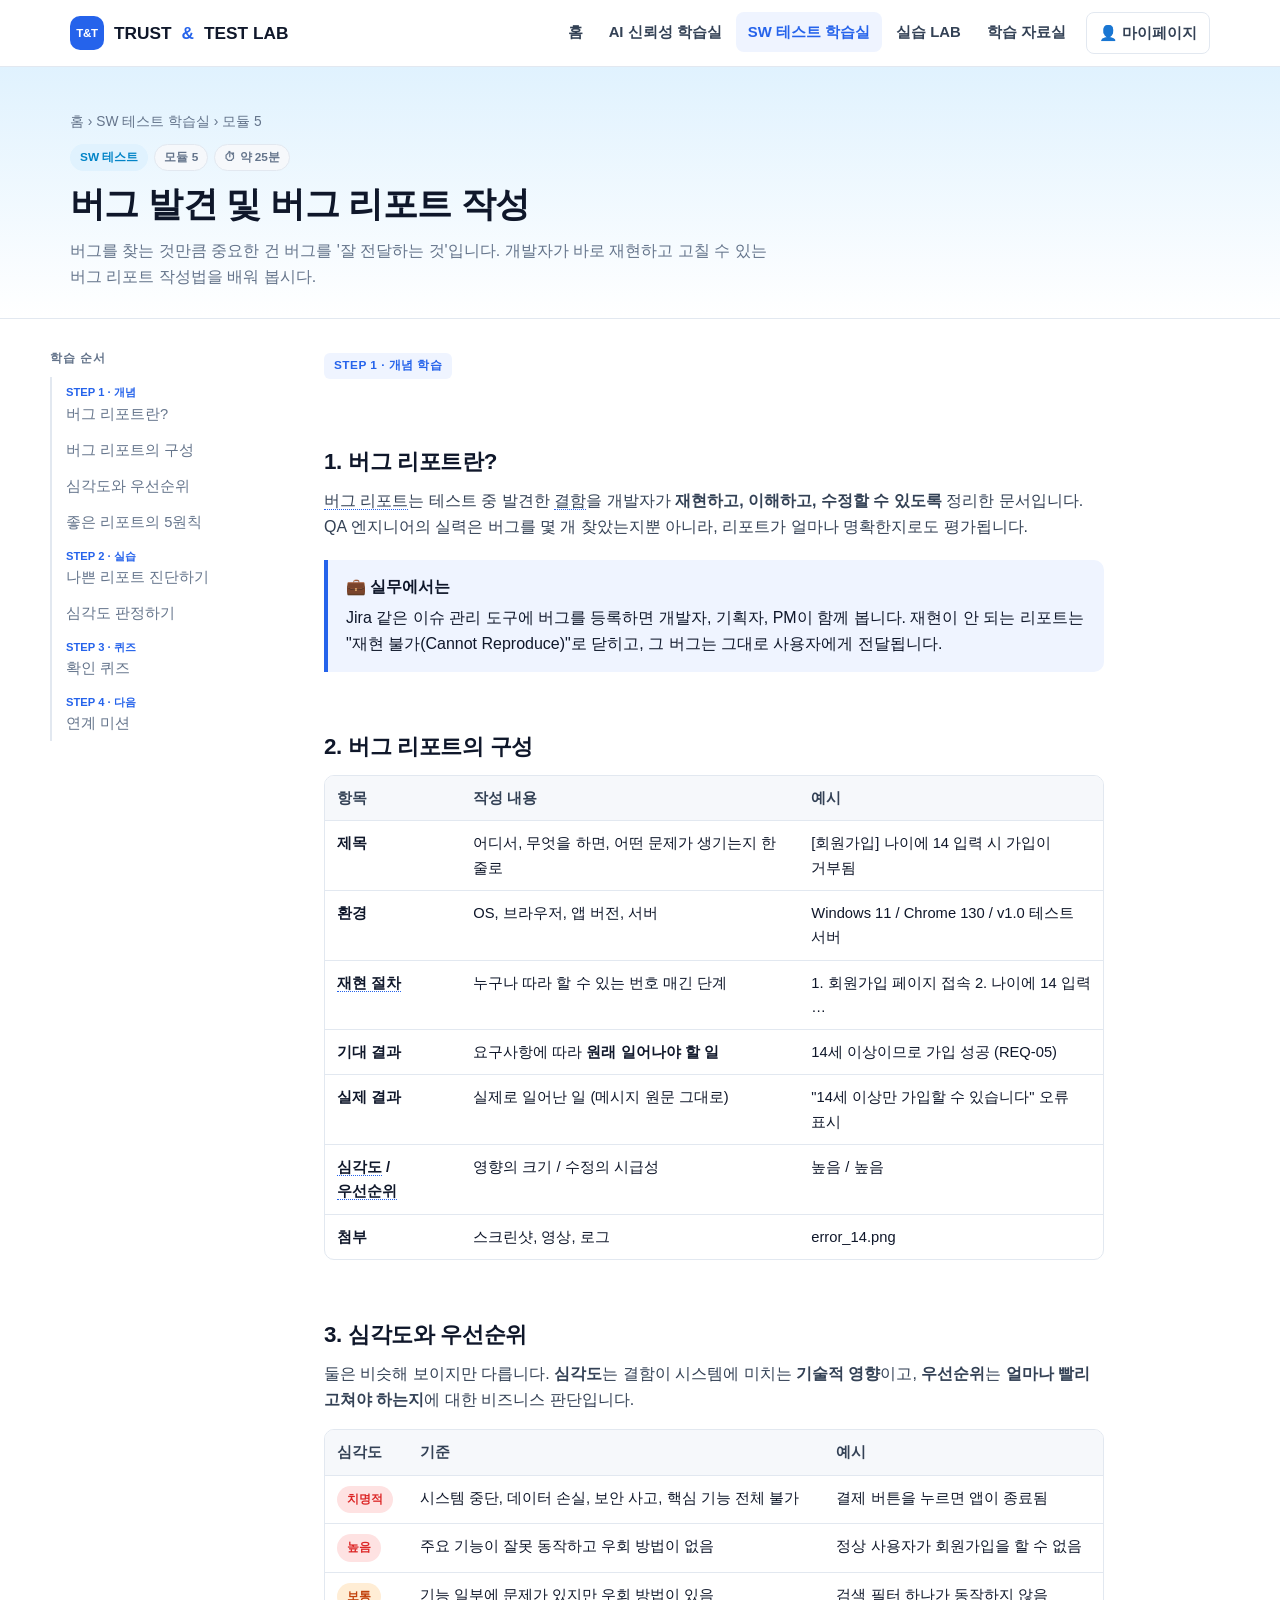
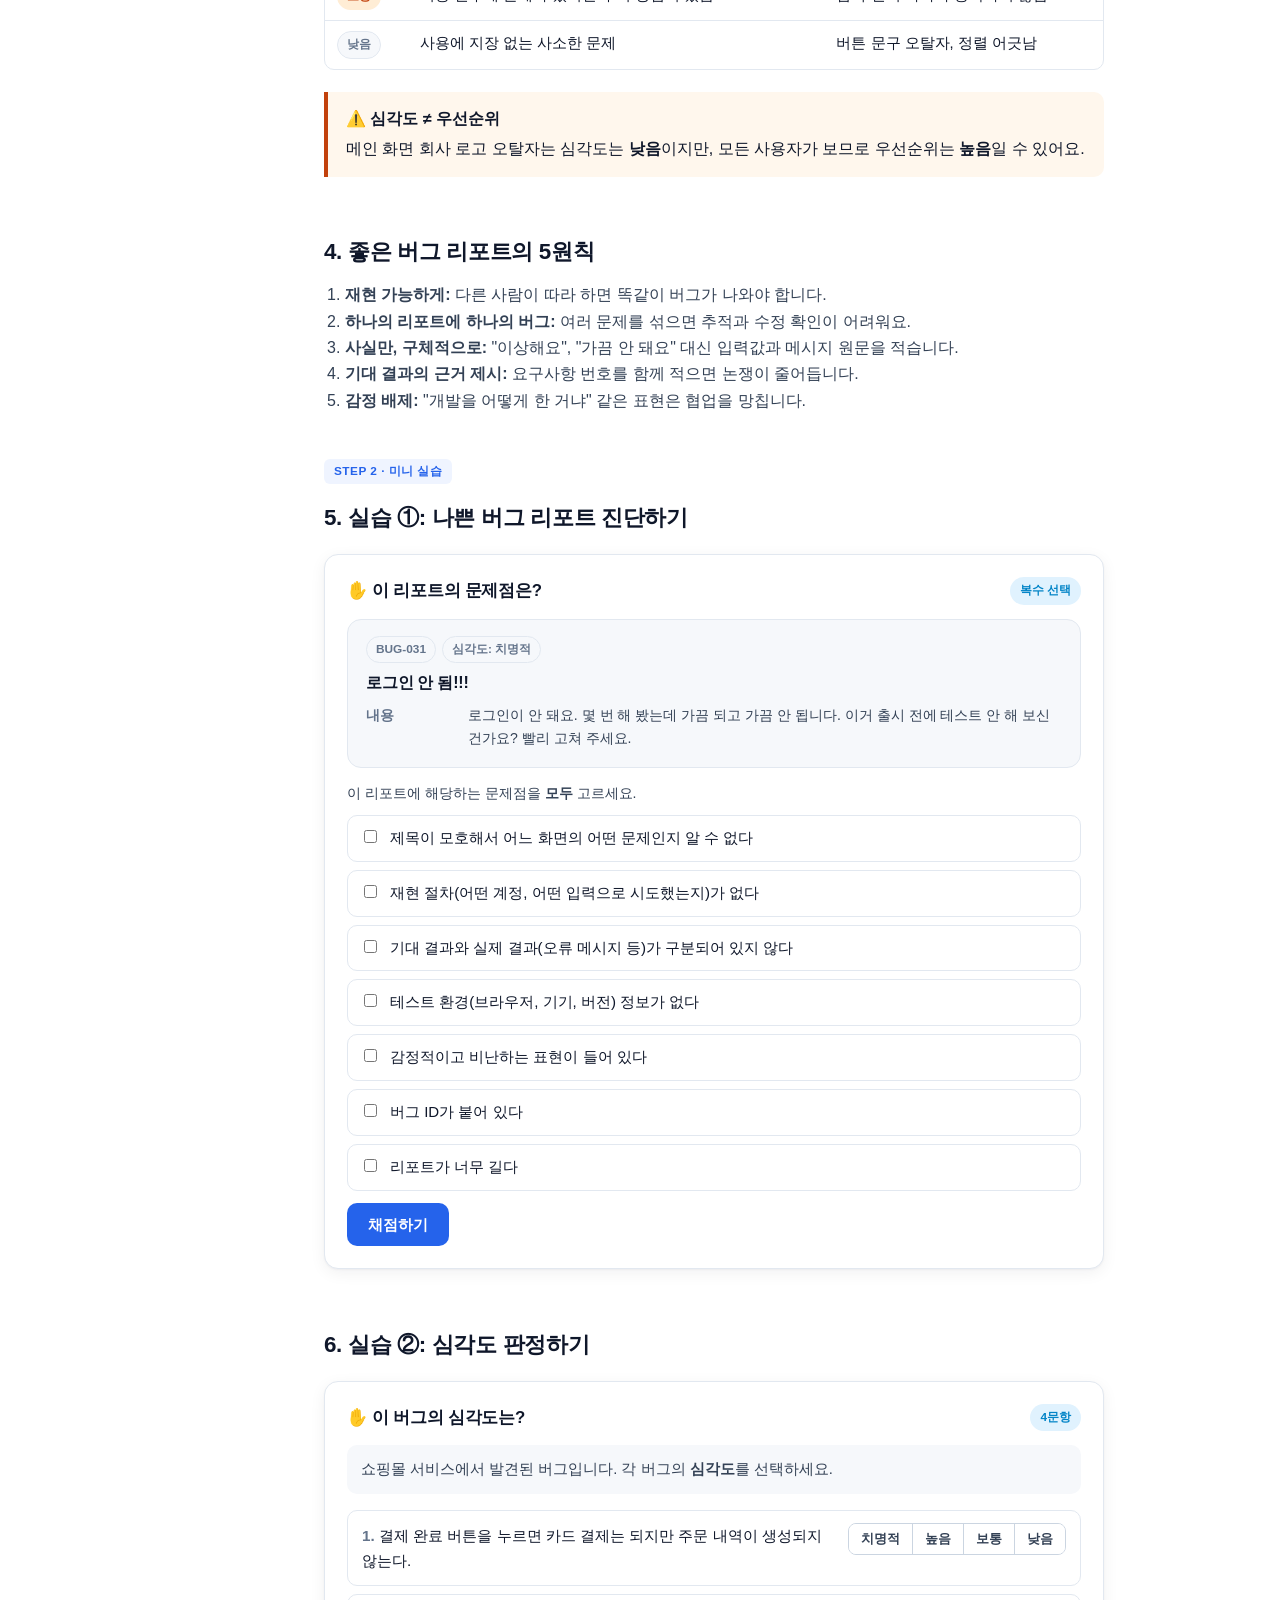
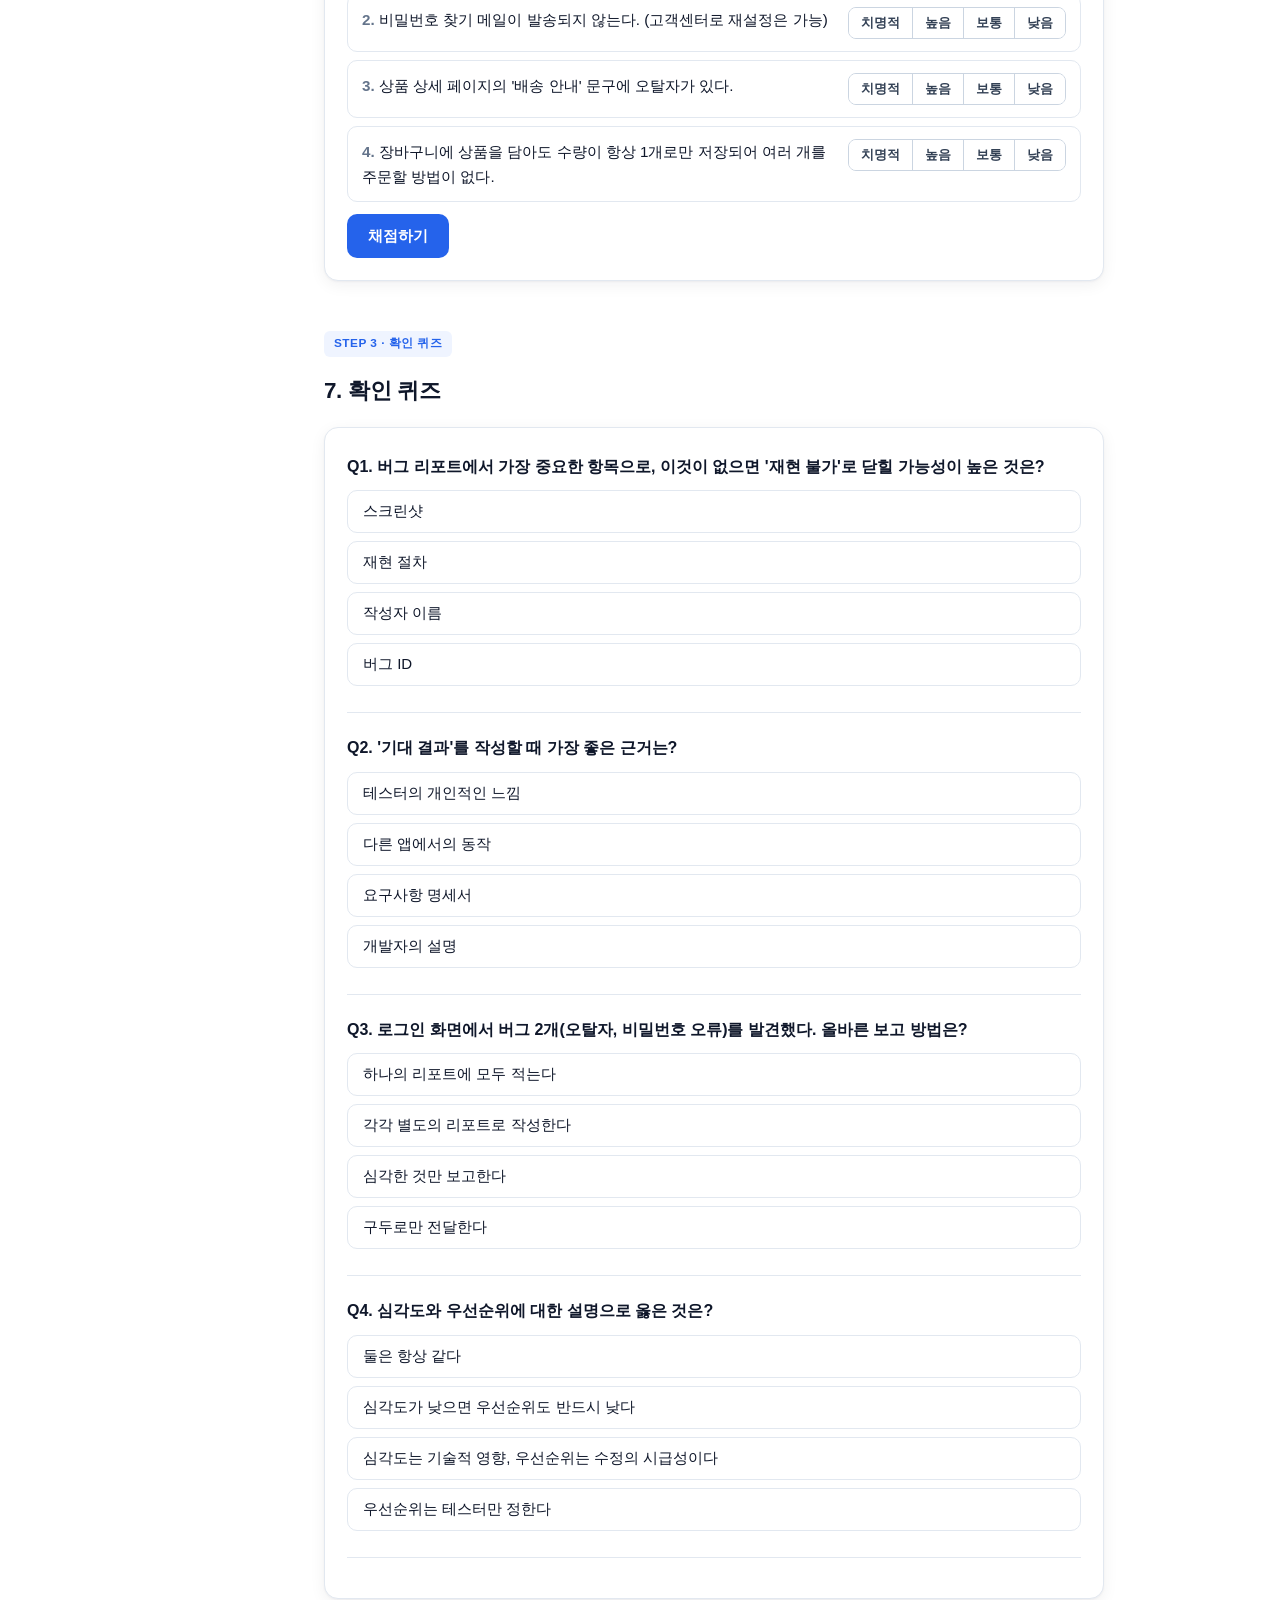
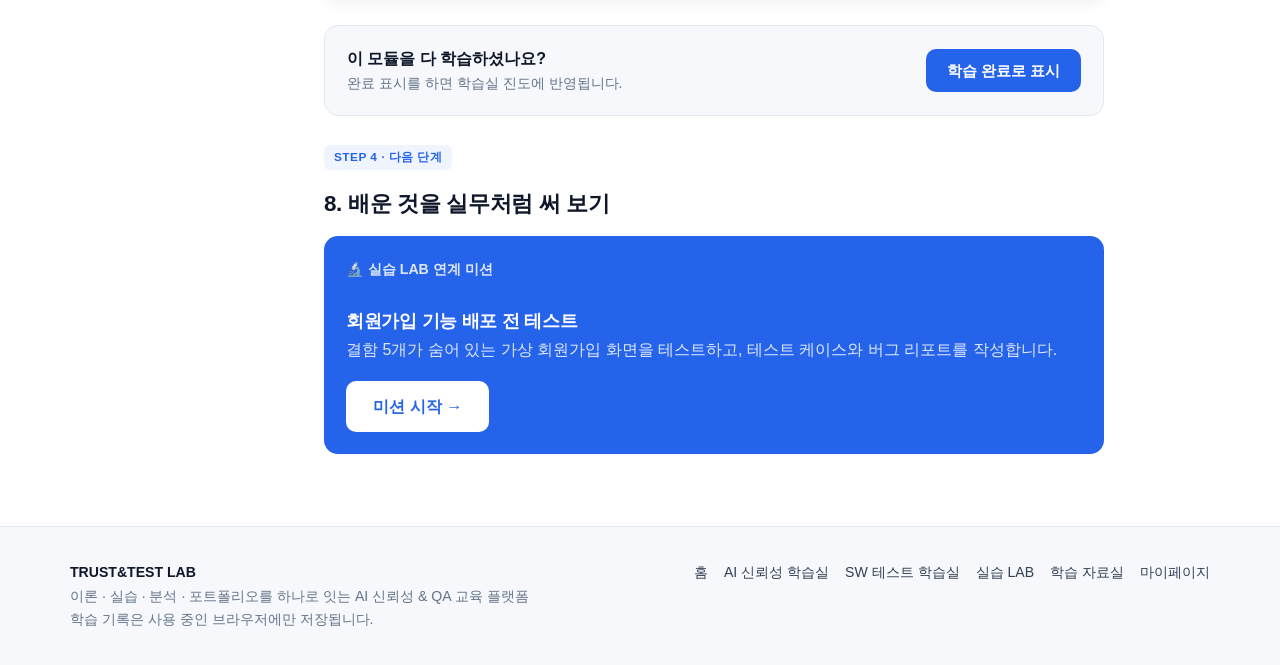
<file: module-bug-report.html>
<!DOCTYPE html>
<html lang="ko">
<head>
  <meta charset="UTF-8">
  <meta name="viewport" content="width=device-width, initial-scale=1.0">
  <title>버그 발견 및 버그 리포트 작성 — TRUST&amp;TEST LAB</title>
  <link rel="stylesheet" href="css/style.css">
  <script src="js/data.js"></script>
  <script src="js/core.js"></script>
</head>
<body data-page="sw">
  <header id="site-header"></header>

  <div class="page-head sw">
    <div class="container">
      <div class="breadcrumb"><a href="index.html">홈</a> › <a href="sw-lab.html">SW 테스트 학습실</a> › 모듈 5</div>
      <div class="tags"><span class="tag sw">SW 테스트</span><span class="tag">모듈 5</span><span class="tag">⏱ 약 25분</span></div>
      <h1>버그 발견 및 버그 리포트 작성</h1>
      <p>버그를 찾는 것만큼 중요한 건 버그를 '잘 전달하는 것'입니다. 개발자가 바로 재현하고 고칠 수 있는 버그 리포트 작성법을 배워 봅시다.</p>
    </div>
  </div>

  <main class="container module-layout">
    <nav class="toc" aria-label="목차">
      <h4>학습 순서</h4>
      <ol>
        <li><a href="#what"><span class="stage">STEP 1 · 개념</span>버그 리포트란?</a></li>
        <li><a href="#parts">버그 리포트의 구성</a></li>
        <li><a href="#severity">심각도와 우선순위</a></li>
        <li><a href="#rules">좋은 리포트의 5원칙</a></li>
        <li><a href="#practice1"><span class="stage">STEP 2 · 실습</span>나쁜 리포트 진단하기</a></li>
        <li><a href="#practice2">심각도 판정하기</a></li>
        <li><a href="#quiz"><span class="stage">STEP 3 · 퀴즈</span>확인 퀴즈</a></li>
        <li><a href="#next"><span class="stage">STEP 4 · 다음</span>연계 미션</a></li>
      </ol>
    </nav>

    <article class="content">
      <span class="stage-label">STEP 1 · 개념 학습</span>
      <h2 id="what">1. 버그 리포트란?</h2>
      <p><span class="term">버그 리포트</span>는 테스트 중 발견한 <span class="term">결함</span>을 개발자가 <b>재현하고, 이해하고, 수정할 수 있도록</b> 정리한 문서입니다.
        QA 엔지니어의 실력은 버그를 몇 개 찾았는지뿐 아니라, 리포트가 얼마나 명확한지로도 평가됩니다.</p>
      <div class="callout">
        <b>💼 실무에서는</b>
        Jira 같은 이슈 관리 도구에 버그를 등록하면 개발자, 기획자, PM이 함께 봅니다.
        재현이 안 되는 리포트는 "재현 불가(Cannot Reproduce)"로 닫히고, 그 버그는 그대로 사용자에게 전달됩니다.
      </div>

      <h2 id="parts">2. 버그 리포트의 구성</h2>
      <div class="table-wrap">
        <table>
          <thead><tr><th>항목</th><th>작성 내용</th><th>예시</th></tr></thead>
          <tbody>
            <tr><td><b>제목</b></td><td>어디서, 무엇을 하면, 어떤 문제가 생기는지 한 줄로</td><td>[회원가입] 나이에 14 입력 시 가입이 거부됨</td></tr>
            <tr><td><b>환경</b></td><td>OS, 브라우저, 앱 버전, 서버</td><td>Windows 11 / Chrome 130 / v1.0 테스트 서버</td></tr>
            <tr><td><b><span class="term">재현 절차</span></b></td><td>누구나 따라 할 수 있는 번호 매긴 단계</td><td>1. 회원가입 페이지 접속 2. 나이에 14 입력 …</td></tr>
            <tr><td><b>기대 결과</b></td><td>요구사항에 따라 <b>원래 일어나야 할 일</b></td><td>14세 이상이므로 가입 성공 (REQ-05)</td></tr>
            <tr><td><b>실제 결과</b></td><td>실제로 일어난 일 (메시지 원문 그대로)</td><td>"14세 이상만 가입할 수 있습니다" 오류 표시</td></tr>
            <tr><td><b><span class="term">심각도</span> / <span class="term">우선순위</span></b></td><td>영향의 크기 / 수정의 시급성</td><td>높음 / 높음</td></tr>
            <tr><td><b>첨부</b></td><td>스크린샷, 영상, 로그</td><td>error_14.png</td></tr>
          </tbody>
        </table>
      </div>

      <h2 id="severity">3. 심각도와 우선순위</h2>
      <p>둘은 비슷해 보이지만 다릅니다. <b>심각도</b>는 결함이 시스템에 미치는 <b>기술적 영향</b>이고, <b>우선순위</b>는 <b>얼마나 빨리 고쳐야 하는지</b>에 대한 비즈니스 판단입니다.</p>
      <div class="table-wrap">
        <table>
          <thead><tr><th>심각도</th><th>기준</th><th>예시</th></tr></thead>
          <tbody>
            <tr><td><span class="tag bad">치명적</span></td><td>시스템 중단, 데이터 손실, 보안 사고, 핵심 기능 전체 불가</td><td>결제 버튼을 누르면 앱이 종료됨</td></tr>
            <tr><td><span class="tag bad">높음</span></td><td>주요 기능이 잘못 동작하고 우회 방법이 없음</td><td>정상 사용자가 회원가입을 할 수 없음</td></tr>
            <tr><td><span class="tag warn">보통</span></td><td>기능 일부에 문제가 있지만 우회 방법이 있음</td><td>검색 필터 하나가 동작하지 않음</td></tr>
            <tr><td><span class="tag">낮음</span></td><td>사용에 지장 없는 사소한 문제</td><td>버튼 문구 오탈자, 정렬 어긋남</td></tr>
          </tbody>
        </table>
      </div>
      <div class="callout warn">
        <b>⚠️ 심각도 ≠ 우선순위</b>
        메인 화면 회사 로고 오탈자는 심각도는 <b>낮음</b>이지만, 모든 사용자가 보므로 우선순위는 <b>높음</b>일 수 있어요.
      </div>

      <h2 id="rules">4. 좋은 버그 리포트의 5원칙</h2>
      <ol>
        <li><b>재현 가능하게:</b> 다른 사람이 따라 하면 똑같이 버그가 나와야 합니다.</li>
        <li><b>하나의 리포트에 하나의 버그:</b> 여러 문제를 섞으면 추적과 수정 확인이 어려워요.</li>
        <li><b>사실만, 구체적으로:</b> "이상해요", "가끔 안 돼요" 대신 입력값과 메시지 원문을 적습니다.</li>
        <li><b>기대 결과의 근거 제시:</b> 요구사항 번호를 함께 적으면 논쟁이 줄어듭니다.</li>
        <li><b>감정 배제:</b> "개발을 어떻게 한 거냐" 같은 표현은 협업을 망칩니다.</li>
      </ol>

      <!-- 실습 1 -->
      <span class="stage-label" style="margin-top:2.4em">STEP 2 · 미니 실습</span>
      <h2 id="practice1" style="margin-top:.2em">5. 실습 ①: 나쁜 버그 리포트 진단하기</h2>
      <div class="practice">
        <div class="practice-head"><h3>✋ 이 리포트의 문제점은?</h3><span class="tag sw">복수 선택</span></div>
        <div class="report-card" style="background:var(--bg-alt)">
          <div class="tags"><span class="tag">BUG-031</span><span class="tag">심각도: 치명적</span></div>
          <h4>로그인 안 됨!!!</h4>
          <dl>
            <dt>내용</dt><dd>로그인이 안 돼요. 몇 번 해 봤는데 가끔 되고 가끔 안 됩니다. 이거 출시 전에 테스트 안 해 보신 건가요? 빨리 고쳐 주세요.</dd>
          </dl>
        </div>
        <p class="small muted" style="margin:14px 0 10px">이 리포트에 해당하는 문제점을 <b>모두</b> 고르세요.</p>
        <div id="diag"></div>
        <div class="btn-row" style="margin-top:12px"><button class="btn btn-primary" id="check-diag">채점하기</button></div>
        <div class="feedback" id="diag-fb"></div>
      </div>

      <!-- 실습 2 -->
      <h2 id="practice2">6. 실습 ②: 심각도 판정하기</h2>
      <div class="practice">
        <div class="practice-head"><h3>✋ 이 버그의 심각도는?</h3><span class="tag sw">4문항</span></div>
        <div class="instruction">쇼핑몰 서비스에서 발견된 버그입니다. 각 버그의 <b>심각도</b>를 선택하세요.</div>
        <div id="sev"></div>
        <div class="btn-row" style="margin-top:12px"><button class="btn btn-primary" id="check-sev">채점하기</button></div>
        <div class="feedback" id="sev-fb"></div>
      </div>

      <!-- 퀴즈 -->
      <span class="stage-label" style="margin-top:2.4em">STEP 3 · 확인 퀴즈</span>
      <h2 id="quiz" style="margin-top:.2em">7. 확인 퀴즈</h2>
      <div class="practice" id="quiz-box"></div>

      <div class="complete-box">
        <div><b>이 모듈을 다 학습하셨나요?</b><div class="small muted">완료 표시를 하면 학습실 진도에 반영됩니다.</div></div>
        <button class="btn btn-primary" id="done-btn">학습 완료로 표시</button>
      </div>

      <span class="stage-label" style="margin-top:2.4em">STEP 4 · 다음 단계</span>
      <h2 id="next" style="margin-top:.2em">8. 배운 것을 실무처럼 써 보기</h2>
      <div class="next-card">
        <div>
          <div class="small" style="font-weight:800;opacity:.85">🔬 실습 LAB 연계 미션</div>
          <h3>회원가입 기능 배포 전 테스트</h3>
          <p>결함 5개가 숨어 있는 가상 회원가입 화면을 테스트하고, 테스트 케이스와 버그 리포트를 작성합니다.</p>
        </div>
        <a class="btn btn-lg" href="mission-signup.html">미션 시작 →</a>
      </div>
    </article>
  </main>

  <footer id="site-footer"></footer>

  <script>
    const MODULE_ID = "sw-5";
    Progress.setLast("module-bug-report.html", "SW 테스트 학습실 · 버그 발견 및 버그 리포트 작성");

    /* ---------- 실습 1: 진단 ---------- */
    const DIAG = [
      { t: "제목이 모호해서 어느 화면의 어떤 문제인지 알 수 없다", a: true },
      { t: "재현 절차(어떤 계정, 어떤 입력으로 시도했는지)가 없다", a: true },
      { t: "기대 결과와 실제 결과(오류 메시지 등)가 구분되어 있지 않다", a: true },
      { t: "테스트 환경(브라우저, 기기, 버전) 정보가 없다", a: true },
      { t: "감정적이고 비난하는 표현이 들어 있다", a: true },
      { t: "버그 ID가 붙어 있다", a: false },
      { t: "리포트가 너무 길다", a: false },
    ];
    $("#diag").innerHTML = DIAG.map((d, i) =>
      `<label class="check-opt" data-i="${i}"><input type="checkbox"> <span>${d.t}</span></label>`).join("");
    $("#check-diag").addEventListener("click", () => {
      let correct = 0;
      $$("#diag .check-opt").forEach((el, i) => {
        const on = $("input", el).checked, ans = DIAG[i].a;
        el.classList.remove("correct", "wrong", "missed");
        if (on && ans) { el.classList.add("correct"); correct++; }
        else if (on && !ans) el.classList.add("wrong");
        else if (!on && ans) el.classList.add("missed");
        else correct++;
      });
      Progress.setPractice(MODULE_ID, "diagnose", correct, DIAG.length);
      const fb = $("#diag-fb");
      fb.className = "feedback show " + (correct === DIAG.length ? "ok" : "bad");
      fb.innerHTML = `<b>${DIAG.length}개 중 ${correct}개 정확히 판단</b> (초록: 정답, 빨강: 잘못 고름, 주황: 놓침)<br>
        이 리포트는 <b>5가지</b> 문제가 있어요. "가끔 된다"는 표현은 오히려 <b>재현 조건</b>(특정 계정, 특정 시간, 특정 입력)을 찾아 적어야 한다는 신호입니다.
        <details style="margin-top:8px"><summary style="cursor:pointer;font-weight:700">✍️ 이렇게 고쳐 쓸 수 있어요</summary>
        <div style="margin-top:8px"><b>제목:</b> [로그인] 비밀번호에 특수문자(!)가 포함된 계정은 로그인 실패<br>
        <b>환경:</b> Windows 11 / Chrome 130 / v2.3 스테이징<br>
        <b>재현 절차:</b> 1. 로그인 페이지 접속 2. ID test01, PW abc123! 입력 3. 로그인 클릭<br>
        <b>기대 결과:</b> 로그인 성공 후 메인 화면 이동<br>
        <b>실제 결과:</b> "아이디 또는 비밀번호가 올바르지 않습니다" 표시 (특수문자 없는 계정은 정상)<br>
        <b>심각도:</b> 높음</div></details>`;
    });

    /* ---------- 실습 2: 심각도 ---------- */
    const SEV_LEVELS = ["치명적", "높음", "보통", "낮음"];
    const SEV = [
      { t: "결제 완료 버튼을 누르면 카드 결제는 되지만 주문 내역이 생성되지 않는다.", a: "치명적",
        ex: "돈은 빠져나갔는데 주문이 없습니다. 금전 손실과 데이터 불일치가 생기는 치명적 결함입니다." },
      { t: "비밀번호 찾기 메일이 발송되지 않는다. (고객센터로 재설정은 가능)", a: "보통",
        ex: "주요 기능이지만 고객센터라는 우회 방법이 있어 '보통'으로 봅니다. 사용자 수가 많다면 우선순위는 높게 잡을 수 있어요." },
      { t: "상품 상세 페이지의 '배송 안내' 문구에 오탈자가 있다.", a: "낮음",
        ex: "기능에 영향이 없는 표시상의 사소한 문제입니다." },
      { t: "장바구니에 상품을 담아도 수량이 항상 1개로만 저장되어 여러 개를 주문할 방법이 없다.", a: "높음",
        ex: "주요 기능이 잘못 동작하고 우회 방법이 없어 '높음'입니다. 시스템이 멈추거나 데이터가 손실되지는 않으므로 치명적까지는 아닙니다." },
    ];
    const sevPick = {};
    $("#sev").innerHTML = SEV.map((s, i) => `
      <div class="sentence" data-i="${i}">
        <div class="s-text"><b class="muted">${i + 1}.</b> ${s.t}</div>
        <div class="seg">${SEV_LEVELS.map(l => `<button data-k="${l}">${l}</button>`).join("")}</div>
        <div class="s-explain"></div>
      </div>`).join("");
    $("#sev").addEventListener("click", e => {
      const b = e.target.closest(".seg button");
      if (!b || b.disabled) return;
      sevPick[b.closest(".sentence").dataset.i] = b.dataset.k;
      $$("button", b.parentElement).forEach(x => x.classList.toggle("on", x === b));
    });
    $("#check-sev").addEventListener("click", () => {
      const fb = $("#sev-fb");
      if (Object.keys(sevPick).length < SEV.length) {
        fb.className = "feedback show info"; fb.textContent = "모든 버그의 심각도를 선택해 주세요."; return;
      }
      let score = 0;
      $$("#sev .sentence").forEach((el, i) => {
        const ok = sevPick[i] === SEV[i].a;
        if (ok) score++;
        el.classList.add(ok ? "correct" : "wrong", "revealed");
        $(".s-explain", el).innerHTML = `${ok ? "✅" : "❌"} 정답: <b>${SEV[i].a}</b> — ${SEV[i].ex}`;
        $$("button", el).forEach(b => b.disabled = true);
      });
      Progress.setPractice(MODULE_ID, "severity", score, SEV.length);
      fb.className = "feedback show " + (score >= 3 ? "ok" : "bad");
      fb.innerHTML = `<b>${SEV.length}문항 중 ${score}개 정답.</b> 심각도는 "우회 방법이 있는가?", "돈·데이터·보안에 영향이 있는가?"를 기준으로 판단해 보세요.`;
    });

    /* ---------- 퀴즈 ---------- */
    renderQuiz($("#quiz-box"), MODULE_ID, [
      { q: "버그 리포트에서 가장 중요한 항목으로, 이것이 없으면 '재현 불가'로 닫힐 가능성이 높은 것은?",
        opts: ["스크린샷", "재현 절차", "작성자 이름", "버그 ID"], a: 1,
        ex: "개발자가 버그를 직접 다시 발생시킬 수 있어야 원인을 찾고 수정을 확인할 수 있습니다." },
      { q: "'기대 결과'를 작성할 때 가장 좋은 근거는?",
        opts: ["테스터의 개인적인 느낌", "다른 앱에서의 동작", "요구사항 명세서", "개발자의 설명"], a: 2,
        ex: "기대 결과는 요구사항에 근거해야 합니다. 요구사항 번호(예: REQ-05)를 함께 적으면 좋아요." },
      { q: "로그인 화면에서 버그 2개(오탈자, 비밀번호 오류)를 발견했다. 올바른 보고 방법은?",
        opts: ["하나의 리포트에 모두 적는다", "각각 별도의 리포트로 작성한다", "심각한 것만 보고한다", "구두로만 전달한다"], a: 1,
        ex: "'하나의 리포트에 하나의 버그' 원칙입니다. 각각 수정 상태를 따로 추적해야 하기 때문입니다." },
      { q: "심각도와 우선순위에 대한 설명으로 옳은 것은?",
        opts: ["둘은 항상 같다", "심각도가 낮으면 우선순위도 반드시 낮다",
               "심각도는 기술적 영향, 우선순위는 수정의 시급성이다", "우선순위는 테스터만 정한다"], a: 2,
        ex: "로고 오탈자처럼 심각도는 낮지만 우선순위는 높은 경우가 있습니다." },
    ]);

    bindComplete($("#done-btn"), MODULE_ID, [
      { key: "diagnose", name: "나쁜 버그 리포트 진단하기", anchor: "practice1" },
      { key: "severity", name: "심각도 판정하기", anchor: "practice2" },
    ]);
  </script>
</body>
</html>
</file>
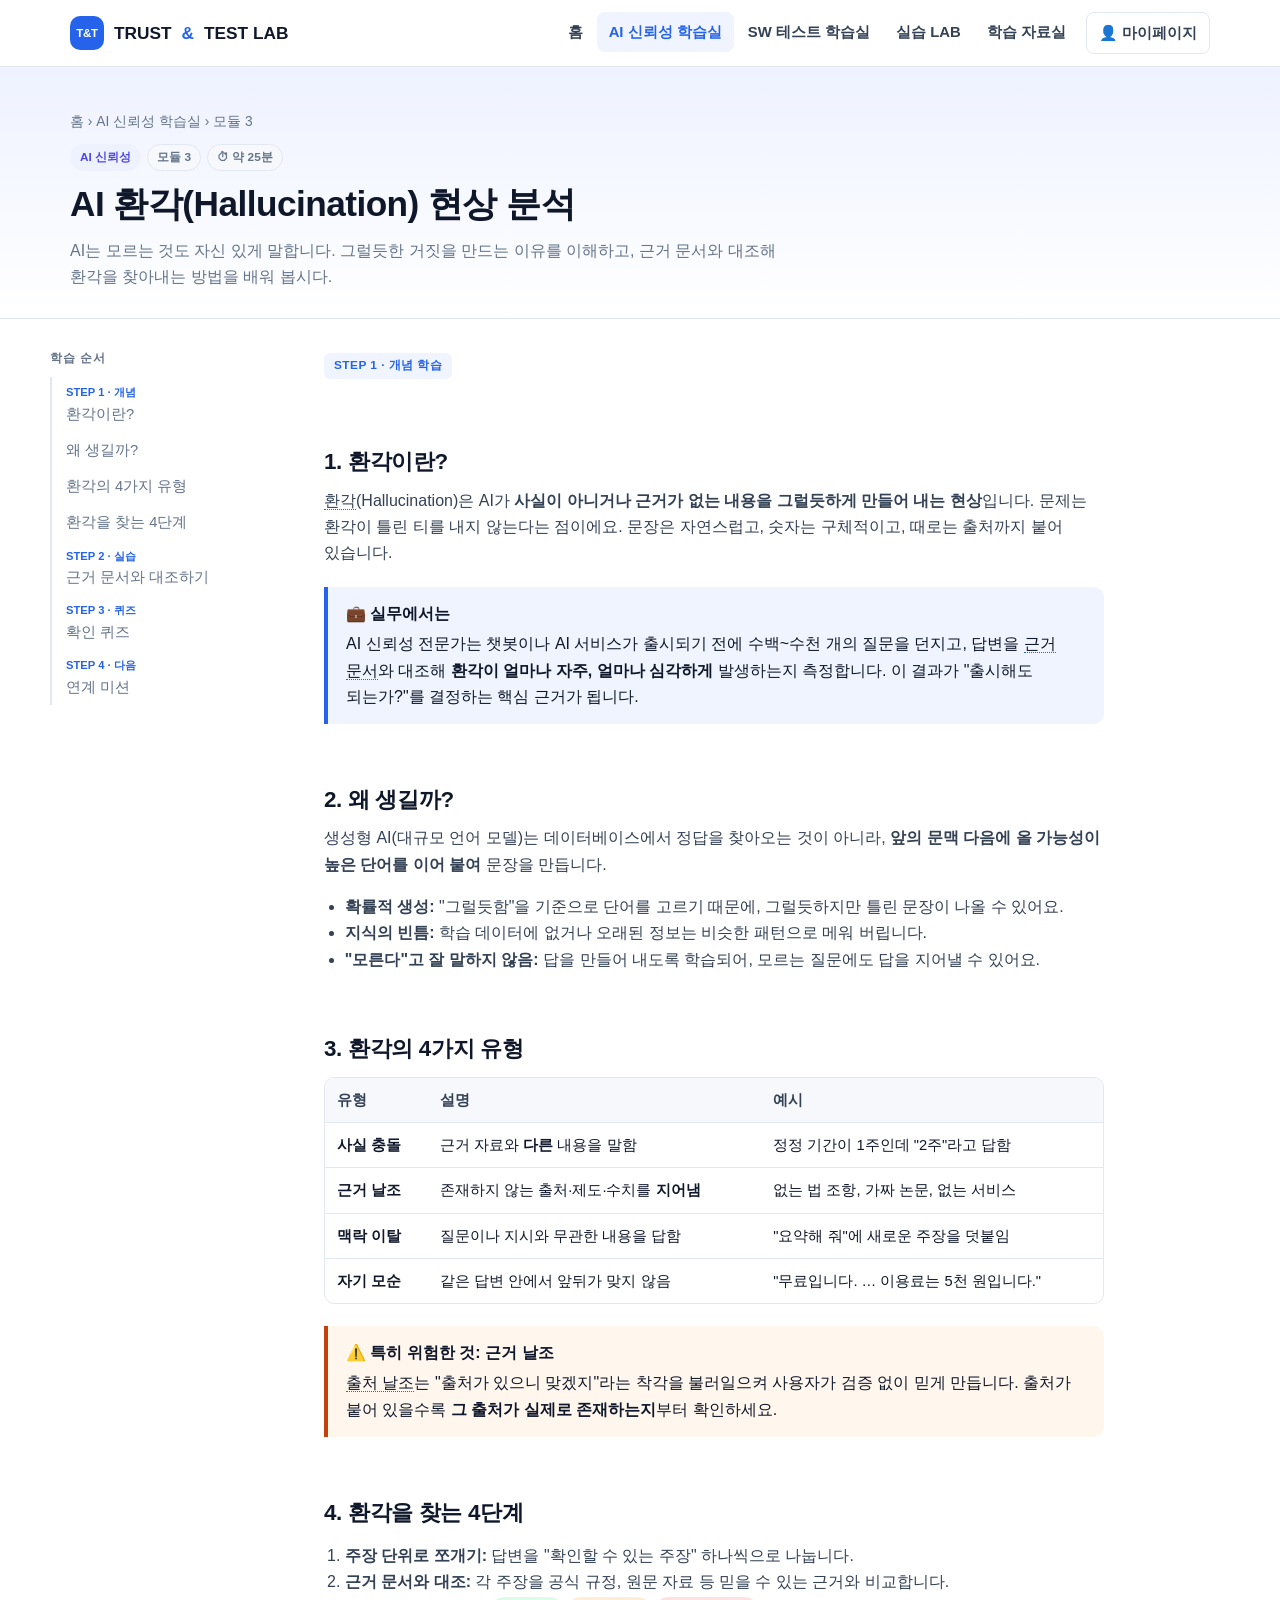
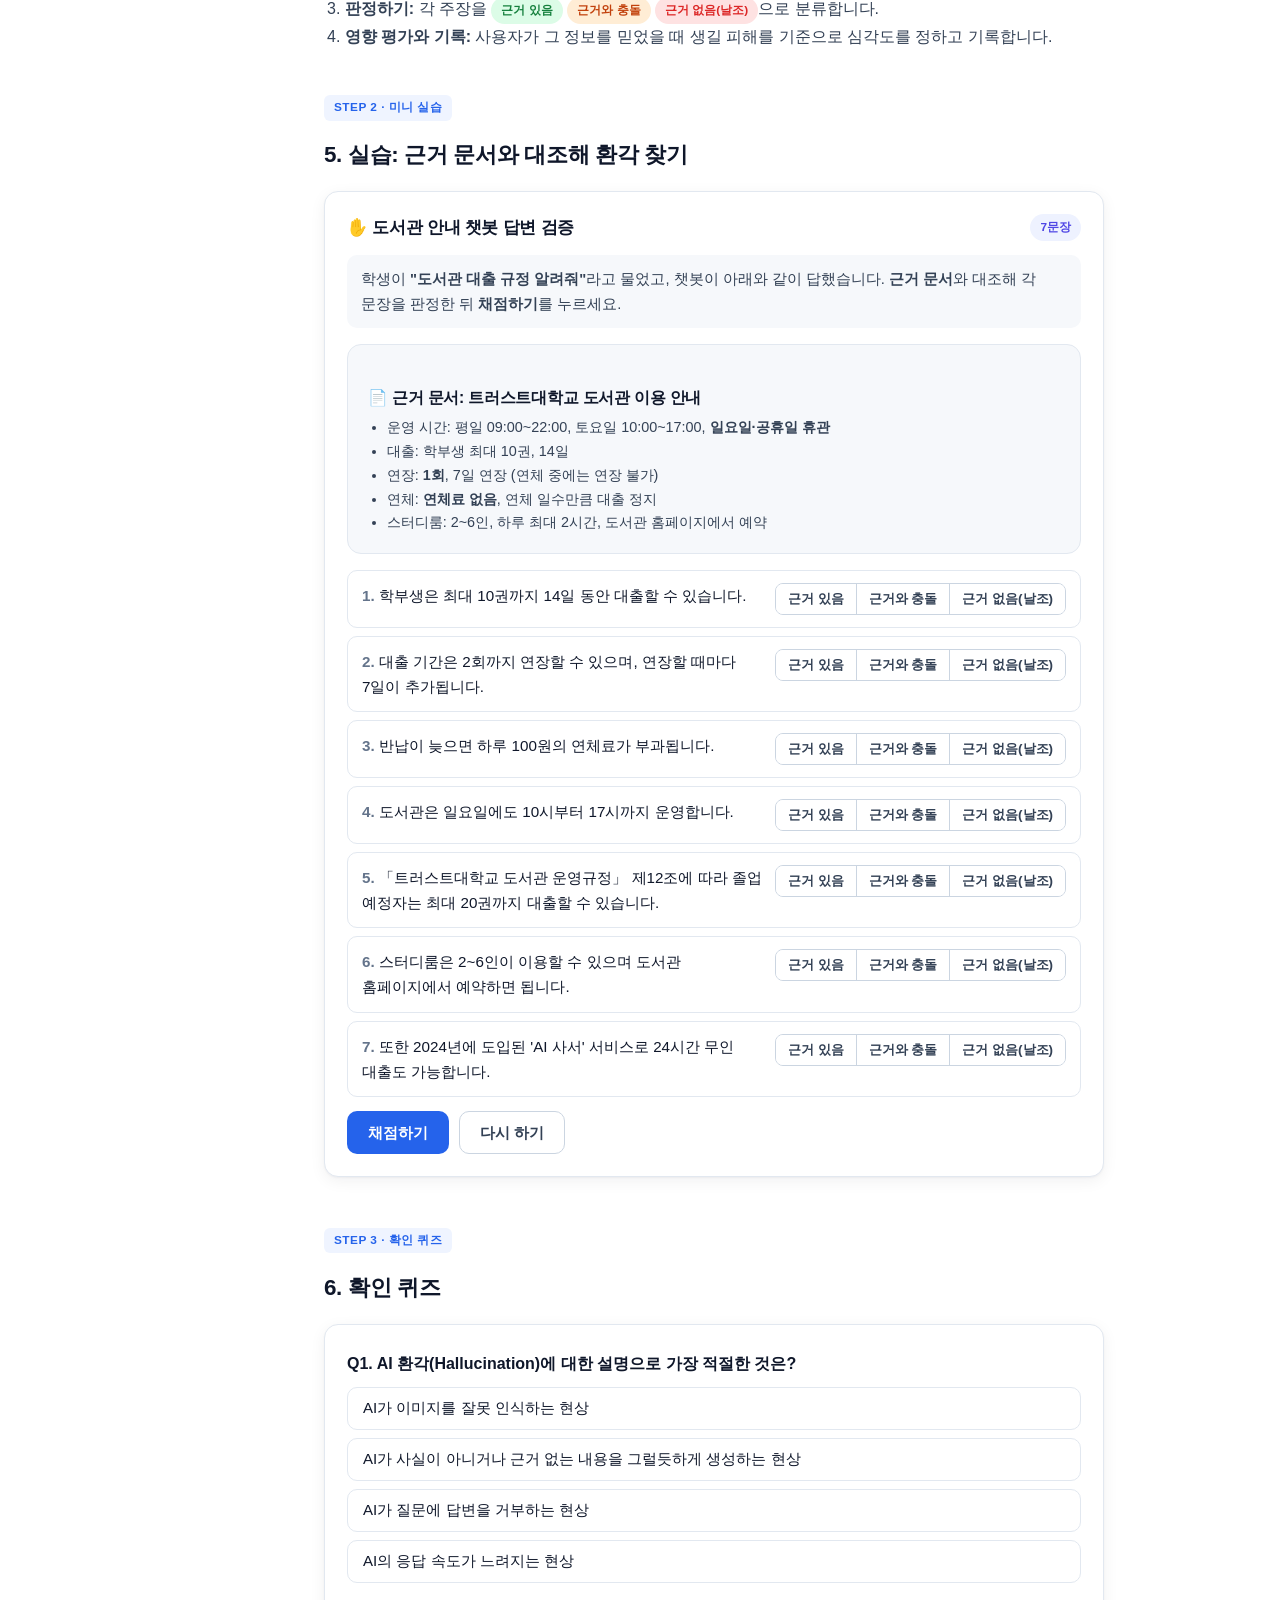
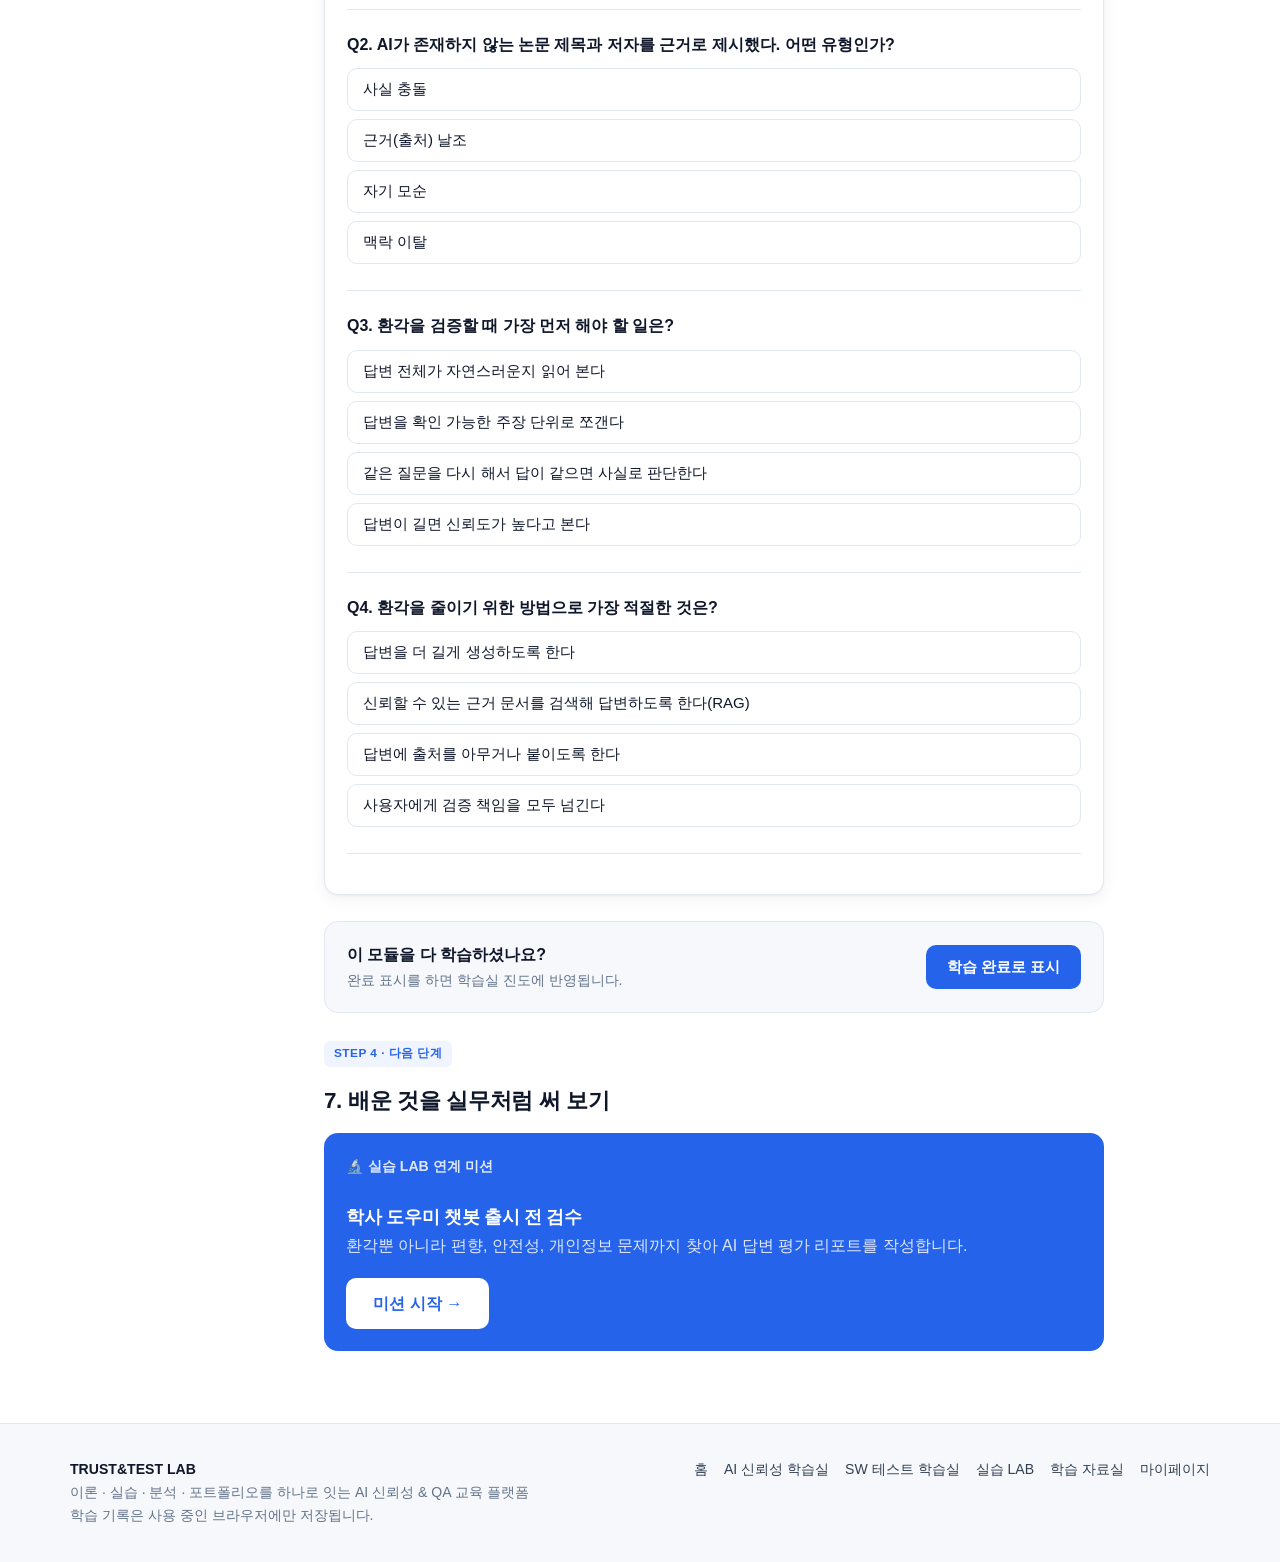
<file: module-hallucination.html>
<!DOCTYPE html>
<html lang="ko">
<head>
  <meta charset="UTF-8">
  <meta name="viewport" content="width=device-width, initial-scale=1.0">
  <title>AI 환각 현상 분석 — TRUST&amp;TEST LAB</title>
  <link rel="stylesheet" href="css/style.css">
  <script src="js/data.js"></script>
  <script src="js/core.js"></script>
</head>
<body data-page="ai">
  <header id="site-header"></header>

  <div class="page-head ai">
    <div class="container">
      <div class="breadcrumb"><a href="index.html">홈</a> › <a href="ai-lab.html">AI 신뢰성 학습실</a> › 모듈 3</div>
      <div class="tags"><span class="tag ai">AI 신뢰성</span><span class="tag">모듈 3</span><span class="tag">⏱ 약 25분</span></div>
      <h1>AI 환각(Hallucination) 현상 분석</h1>
      <p>AI는 모르는 것도 자신 있게 말합니다. 그럴듯한 거짓을 만드는 이유를 이해하고, 근거 문서와 대조해 환각을 찾아내는 방법을 배워 봅시다.</p>
    </div>
  </div>

  <main class="container module-layout">
    <nav class="toc" aria-label="목차">
      <h4>학습 순서</h4>
      <ol>
        <li><a href="#what"><span class="stage">STEP 1 · 개념</span>환각이란?</a></li>
        <li><a href="#why">왜 생길까?</a></li>
        <li><a href="#types">환각의 4가지 유형</a></li>
        <li><a href="#how">환각을 찾는 4단계</a></li>
        <li><a href="#practice"><span class="stage">STEP 2 · 실습</span>근거 문서와 대조하기</a></li>
        <li><a href="#quiz"><span class="stage">STEP 3 · 퀴즈</span>확인 퀴즈</a></li>
        <li><a href="#next"><span class="stage">STEP 4 · 다음</span>연계 미션</a></li>
      </ol>
    </nav>

    <article class="content">
      <span class="stage-label">STEP 1 · 개념 학습</span>
      <h2 id="what">1. 환각이란?</h2>
      <p><span class="term">환각</span>(Hallucination)은 AI가 <b>사실이 아니거나 근거가 없는 내용을 그럴듯하게 만들어 내는 현상</b>입니다.
        문제는 환각이 틀린 티를 내지 않는다는 점이에요. 문장은 자연스럽고, 숫자는 구체적이고, 때로는 출처까지 붙어 있습니다.</p>
      <div class="callout">
        <b>💼 실무에서는</b>
        AI 신뢰성 전문가는 챗봇이나 AI 서비스가 출시되기 전에 수백~수천 개의 질문을 던지고,
        답변을 <span class="term">근거 문서</span>와 대조해 <b>환각이 얼마나 자주, 얼마나 심각하게</b> 발생하는지 측정합니다.
        이 결과가 "출시해도 되는가?"를 결정하는 핵심 근거가 됩니다.
      </div>

      <h2 id="why">2. 왜 생길까?</h2>
      <p>생성형 AI(대규모 언어 모델)는 데이터베이스에서 정답을 찾아오는 것이 아니라, <b>앞의 문맥 다음에 올 가능성이 높은 단어를 이어 붙여</b> 문장을 만듭니다.</p>
      <ul>
        <li><b>확률적 생성:</b> "그럴듯함"을 기준으로 단어를 고르기 때문에, 그럴듯하지만 틀린 문장이 나올 수 있어요.</li>
        <li><b>지식의 빈틈:</b> 학습 데이터에 없거나 오래된 정보는 비슷한 패턴으로 메워 버립니다.</li>
        <li><b>"모른다"고 잘 말하지 않음:</b> 답을 만들어 내도록 학습되어, 모르는 질문에도 답을 지어낼 수 있어요.</li>
      </ul>

      <h2 id="types">3. 환각의 4가지 유형</h2>
      <div class="table-wrap">
        <table>
          <thead><tr><th>유형</th><th>설명</th><th>예시</th></tr></thead>
          <tbody>
            <tr><td><b>사실 충돌</b></td><td>근거 자료와 <b>다른</b> 내용을 말함</td><td>정정 기간이 1주인데 "2주"라고 답함</td></tr>
            <tr><td><b>근거 날조</b></td><td>존재하지 않는 출처·제도·수치를 <b>지어냄</b></td><td>없는 법 조항, 가짜 논문, 없는 서비스</td></tr>
            <tr><td><b>맥락 이탈</b></td><td>질문이나 지시와 무관한 내용을 답함</td><td>"요약해 줘"에 새로운 주장을 덧붙임</td></tr>
            <tr><td><b>자기 모순</b></td><td>같은 답변 안에서 앞뒤가 맞지 않음</td><td>"무료입니다. … 이용료는 5천 원입니다."</td></tr>
          </tbody>
        </table>
      </div>
      <div class="callout warn">
        <b>⚠️ 특히 위험한 것: 근거 날조</b>
        <span class="term">출처 날조</span>는 "출처가 있으니 맞겠지"라는 착각을 불러일으켜 사용자가 검증 없이 믿게 만듭니다.
        출처가 붙어 있을수록 <b>그 출처가 실제로 존재하는지</b>부터 확인하세요.
      </div>

      <h2 id="how">4. 환각을 찾는 4단계</h2>
      <ol>
        <li><b>주장 단위로 쪼개기:</b> 답변을 "확인할 수 있는 주장" 하나씩으로 나눕니다.</li>
        <li><b>근거 문서와 대조:</b> 각 주장을 공식 규정, 원문 자료 등 믿을 수 있는 근거와 비교합니다.</li>
        <li><b>판정하기:</b> 각 주장을 <span class="tag ok">근거 있음</span> <span class="tag warn">근거와 충돌</span> <span class="tag bad">근거 없음(날조)</span>으로 분류합니다.</li>
        <li><b>영향 평가와 기록:</b> 사용자가 그 정보를 믿었을 때 생길 피해를 기준으로 심각도를 정하고 기록합니다.</li>
      </ol>

      <!-- 실습 -->
      <span class="stage-label" style="margin-top:2.4em">STEP 2 · 미니 실습</span>
      <h2 id="practice" style="margin-top:.2em">5. 실습: 근거 문서와 대조해 환각 찾기</h2>
      <div class="practice">
        <div class="practice-head"><h3>✋ 도서관 안내 챗봇 답변 검증</h3><span class="tag ai">7문장</span></div>
        <div class="instruction">
          학생이 <b>"도서관 대출 규정 알려줘"</b>라고 물었고, 챗봇이 아래와 같이 답했습니다.
          <b>근거 문서</b>와 대조해 각 문장을 판정한 뒤 <b>채점하기</b>를 누르세요.
        </div>
        <div class="ref-doc" style="margin-bottom:16px">
          <h3>📄 근거 문서: 트러스트대학교 도서관 이용 안내</h3>
          <ul style="margin:0;font-size:.9rem;color:var(--text-2)">
            <li>운영 시간: 평일 09:00~22:00, 토요일 10:00~17:00, <b>일요일·공휴일 휴관</b></li>
            <li>대출: 학부생 최대 10권, 14일</li>
            <li>연장: <b>1회</b>, 7일 연장 (연체 중에는 연장 불가)</li>
            <li>연체: <b>연체료 없음</b>, 연체 일수만큼 대출 정지</li>
            <li>스터디룸: 2~6인, 하루 최대 2시간, 도서관 홈페이지에서 예약</li>
          </ul>
        </div>
        <div id="sentences"></div>
        <div class="btn-row" style="margin-top:14px">
          <button class="btn btn-primary" id="check-sent">채점하기</button>
          <button class="btn btn-ghost" id="reset-sent">다시 하기</button>
        </div>
        <div class="feedback" id="sent-fb"></div>
      </div>

      <!-- 퀴즈 -->
      <span class="stage-label" style="margin-top:2.4em">STEP 3 · 확인 퀴즈</span>
      <h2 id="quiz" style="margin-top:.2em">6. 확인 퀴즈</h2>
      <div class="practice" id="quiz-box"></div>

      <div class="complete-box">
        <div><b>이 모듈을 다 학습하셨나요?</b><div class="small muted">완료 표시를 하면 학습실 진도에 반영됩니다.</div></div>
        <button class="btn btn-primary" id="done-btn">학습 완료로 표시</button>
      </div>

      <span class="stage-label" style="margin-top:2.4em">STEP 4 · 다음 단계</span>
      <h2 id="next" style="margin-top:.2em">7. 배운 것을 실무처럼 써 보기</h2>
      <div class="next-card">
        <div>
          <div class="small" style="font-weight:800;opacity:.85">🔬 실습 LAB 연계 미션</div>
          <h3>학사 도우미 챗봇 출시 전 검수</h3>
          <p>환각뿐 아니라 편향, 안전성, 개인정보 문제까지 찾아 AI 답변 평가 리포트를 작성합니다.</p>
        </div>
        <a class="btn btn-lg" href="mission-chatbot.html">미션 시작 →</a>
      </div>
    </article>
  </main>

  <footer id="site-footer"></footer>

  <script>
    const MODULE_ID = "ai-3";
    Progress.setLast("module-hallucination.html", "AI 신뢰성 학습실 · AI 환각 현상 분석");

    /* ---------- 미니 실습 ---------- */
    const LABELS = { ok: "근거 있음", conflict: "근거와 충돌", fabricated: "근거 없음(날조)" };
    const SENTENCES = [
      { t: "학부생은 최대 10권까지 14일 동안 대출할 수 있습니다.", a: "ok",
        ex: "근거 문서의 '학부생 최대 10권, 14일'과 일치합니다." },
      { t: "대출 기간은 2회까지 연장할 수 있으며, 연장할 때마다 7일이 추가됩니다.", a: "conflict",
        ex: "근거 문서에는 연장이 '1회'로 되어 있습니다. 실제 규정과 다른 숫자를 말한 사실 충돌입니다." },
      { t: "반납이 늦으면 하루 100원의 연체료가 부과됩니다.", a: "conflict",
        ex: "근거 문서에는 '연체료 없음, 대출 정지'로 되어 있습니다. 규정과 정면으로 충돌합니다." },
      { t: "도서관은 일요일에도 10시부터 17시까지 운영합니다.", a: "conflict",
        ex: "일요일은 휴관입니다. 토요일 운영 시간을 일요일에 잘못 적용한 사실 충돌입니다." },
      { t: "「트러스트대학교 도서관 운영규정」 제12조에 따라 졸업 예정자는 최대 20권까지 대출할 수 있습니다.", a: "fabricated",
        ex: "근거 문서 어디에도 졸업 예정자 혜택이나 '제12조'가 없습니다. 그럴듯한 조항 번호를 붙인 출처 날조입니다." },
      { t: "스터디룸은 2~6인이 이용할 수 있으며 도서관 홈페이지에서 예약하면 됩니다.", a: "ok",
        ex: "근거 문서와 일치합니다." },
      { t: "또한 2024년에 도입된 'AI 사서' 서비스로 24시간 무인 대출도 가능합니다.", a: "fabricated",
        ex: "근거 문서에 없는 서비스를 연도까지 붙여 지어냈습니다. 존재하지 않는 제도를 만든 근거 날조입니다." },
    ];
    let picks = {};
    function renderSentences() {
      $("#sentences").innerHTML = SENTENCES.map((s, i) => `
        <div class="sentence" data-i="${i}">
          <div class="s-text"><b class="muted">${i + 1}.</b> ${s.t}</div>
          <div class="seg">${Object.entries(LABELS).map(([k, v]) => `<button data-k="${k}" class="${picks[i] === k ? "on" : ""}">${v}</button>`).join("")}</div>
          <div class="s-explain"></div>
        </div>`).join("");
    }
    $("#sentences").addEventListener("click", e => {
      const b = e.target.closest(".seg button");
      if (!b || b.disabled) return;
      const i = +b.closest(".sentence").dataset.i;
      picks[i] = b.dataset.k;
      $$("button", b.parentElement).forEach(x => x.classList.toggle("on", x === b));
    });
    $("#check-sent").addEventListener("click", () => {
      const fb = $("#sent-fb");
      if (Object.keys(picks).length < SENTENCES.length) {
        fb.className = "feedback show info";
        fb.textContent = `아직 판정하지 않은 문장이 ${SENTENCES.length - Object.keys(picks).length}개 있어요.`;
        return;
      }
      let score = 0;
      $$(".sentence").forEach((el, i) => {
        const s = SENTENCES[i], ok = picks[i] === s.a;
        if (ok) score++;
        el.classList.add(ok ? "correct" : "wrong", "revealed");
        $(".s-explain", el).innerHTML = `${ok ? "✅" : "❌"} 정답: <b>${LABELS[s.a]}</b> — ${s.ex}`;
        $$("button", el).forEach(b => b.disabled = true);
      });
      Progress.setPractice(MODULE_ID, "grounding", score, SENTENCES.length);
      fb.className = "feedback show " + (score >= 6 ? "ok" : "bad");
      fb.innerHTML = `<b>${SENTENCES.length}문장 중 ${score}개 정답</b>. ` +
        (score >= 6 ? "훌륭해요! 7문장 중 5문장에 문제가 있었어요. 자연스러운 문장일수록 꼼꼼히 대조해야 합니다."
                    : "각 문장의 해설을 확인해 보세요. 숫자, 요일, 조항 번호처럼 구체적인 정보일수록 근거 문서와 하나씩 대조하는 습관이 중요합니다.");
    });
    $("#reset-sent").addEventListener("click", () => { picks = {}; renderSentences(); $("#sent-fb").className = "feedback"; });
    renderSentences();

    /* ---------- 퀴즈 ---------- */
    renderQuiz($("#quiz-box"), MODULE_ID, [
      { q: "AI 환각(Hallucination)에 대한 설명으로 가장 적절한 것은?",
        opts: ["AI가 이미지를 잘못 인식하는 현상", "AI가 사실이 아니거나 근거 없는 내용을 그럴듯하게 생성하는 현상",
               "AI가 질문에 답변을 거부하는 현상", "AI의 응답 속도가 느려지는 현상"], a: 1,
        ex: "환각의 핵심은 '그럴듯함'입니다. 틀린 티가 나지 않기 때문에 검증이 필요합니다." },
      { q: "AI가 존재하지 않는 논문 제목과 저자를 근거로 제시했다. 어떤 유형인가?",
        opts: ["사실 충돌", "근거(출처) 날조", "자기 모순", "맥락 이탈"], a: 1,
        ex: "없는 출처를 만들어 낸 것은 근거 날조입니다. 출처가 붙어 있어 사용자가 더 쉽게 믿게 되므로 위험합니다." },
      { q: "환각을 검증할 때 가장 먼저 해야 할 일은?",
        opts: ["답변 전체가 자연스러운지 읽어 본다", "답변을 확인 가능한 주장 단위로 쪼갠다",
               "같은 질문을 다시 해서 답이 같으면 사실로 판단한다", "답변이 길면 신뢰도가 높다고 본다"], a: 1,
        ex: "주장 단위로 쪼개야 하나씩 근거와 대조할 수 있습니다. 같은 답이 반복되어도 사실이라는 보장은 없습니다." },
      { q: "환각을 줄이기 위한 방법으로 가장 적절한 것은?",
        opts: ["답변을 더 길게 생성하도록 한다", "신뢰할 수 있는 근거 문서를 검색해 답변하도록 한다(RAG)",
               "답변에 출처를 아무거나 붙이도록 한다", "사용자에게 검증 책임을 모두 넘긴다"], a: 1,
        ex: "근거 기반 생성(RAG)은 검색한 근거 문서를 바탕으로 답하게 해 환각을 줄이는 대표적 방법입니다. 그래도 완벽하지 않으므로 테스트는 계속 필요합니다." },
    ]);

    bindComplete($("#done-btn"), MODULE_ID, [{ key: "grounding", name: "근거 문서와 대조해 환각 찾기", anchor: "practice" }]);
  </script>
</body>
</html>
</file>
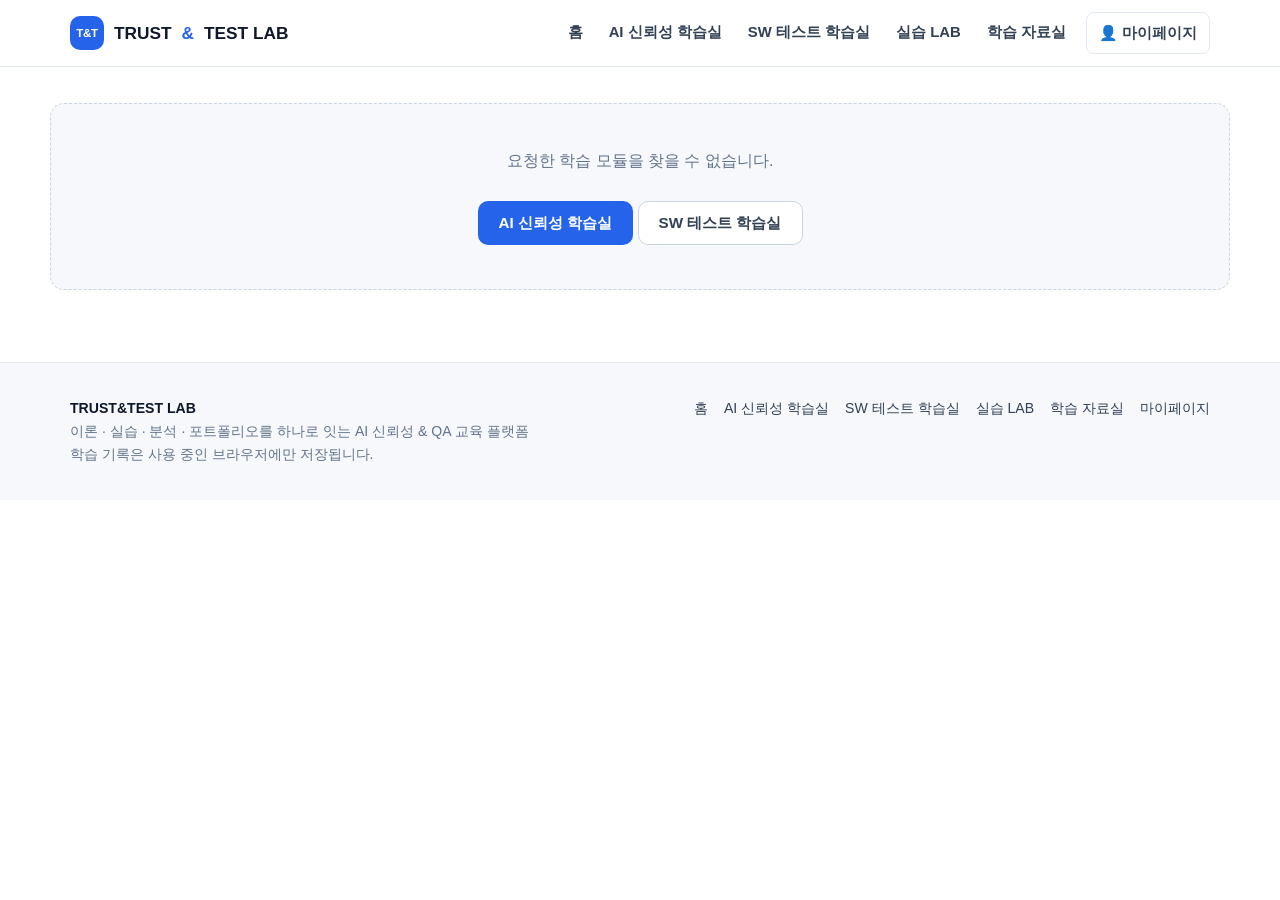
<file: module.html>
<!DOCTYPE html>
<html lang="ko">
<head>
  <meta charset="UTF-8">
  <meta name="viewport" content="width=device-width, initial-scale=1.0">
  <title>학습 모듈 — TRUST&amp;TEST LAB</title>
  <link rel="stylesheet" href="css/style.css">
  <script src="js/data.js"></script>
  <script src="js/core.js"></script>
  <script src="js/content-ai.js"></script>
  <script src="js/content-sw.js"></script>
</head>
<body>
  <header id="site-header"></header>
  <div id="app"></div>
  <footer id="site-footer"></footer>

  <script>
    /* ===========================================================
       공통 모듈 페이지: module.html?id=ai-1
       콘텐츠는 js/content-ai.js, js/content-sw.js 에 있습니다.
       =========================================================== */
    const MODULE_ID = new URLSearchParams(location.search).get("id");
    const M = MODULES.find(m => m.id === MODULE_ID);
    const C = MODULE_CONTENT[MODULE_ID];

    function renderModule() {
      const T = TRACKS[M.track];
      document.body.dataset.page = M.track;
      document.title = `${M.title} — TRUST&TEST LAB`;
      Progress.setLast(M.href, `${T.room} · ${M.title}`);

      const toc = [
        ...C.sections.map((s, i) => `<li><a href="#s${i}">${i === 0 ? '<span class="stage">STEP 1 · 개념</span>' : ""}${s.title}</a></li>`),
        ...C.practices.map((p, i) => `<li><a href="#p${i}">${i === 0 ? '<span class="stage">STEP 2 · 실습</span>' : ""}${p.title}</a></li>`),
        `<li><a href="#quiz"><span class="stage">STEP 3 · 퀴즈</span>확인 퀴즈</a></li>`,
        `<li><a href="#next"><span class="stage">STEP 4 · 다음</span>다음 단계</a></li>`,
      ].join("");

      let n = 0;
      const sectionHtml = C.sections.map((s, i) => `<h2 id="s${i}">${++n}. ${s.title}</h2>${s.html}`).join("");
      const practiceHtml = C.practices.map((p, i) => `
        ${i === 0 ? '<span class="stage-label" style="margin-top:2.4em">STEP 2 · 미니 실습</span>' : ""}
        <h2 id="p${i}" style="${i === 0 ? "margin-top:.2em" : ""}">${++n}. 실습 ${"①②③④"[i]}: ${p.title}</h2>
        <div class="practice" data-p="${i}"></div>`).join("");

      $("#app").innerHTML = `
        <div class="page-head ${M.track}">
          <div class="container">
            <div class="breadcrumb"><a href="index.html">홈</a> › <a href="${T.page}">${T.room}</a> › 모듈 ${M.no}</div>
            <div class="tags"><span class="tag ${M.track}">${T.name}</span><span class="tag">모듈 ${M.no}</span><span class="tag">⏱ 약 ${M.minutes}분</span></div>
            <h1>${M.title}</h1>
            <p>${C.lead}</p>
          </div>
        </div>
        <main class="container module-layout">
          <nav class="toc" aria-label="목차"><h4>학습 순서</h4><ol>${toc}</ol></nav>
          <article class="content">
            <span class="stage-label">STEP 1 · 개념 학습</span>
            ${sectionHtml}
            ${practiceHtml}
            <span class="stage-label" style="margin-top:2.4em">STEP 3 · 확인 퀴즈</span>
            <h2 id="quiz" style="margin-top:.2em">${++n}. 확인 퀴즈</h2>
            <div class="practice" id="quiz-box"></div>
            <div class="complete-box">
              <div><b>이 모듈을 다 학습하셨나요?</b><div class="small muted">완료 표시를 하면 학습실 진도에 반영됩니다.</div></div>
              <button class="btn btn-primary" id="done-btn">학습 완료로 표시</button>
            </div>
            <span class="stage-label" style="margin-top:2.4em">STEP 4 · 다음 단계</span>
            <h2 id="next" style="margin-top:.2em">${++n}. 다음 단계</h2>
            ${nextHtml()}
          </article>
        </main>`;

      C.practices.forEach((p, i) => PRACTICE[p.type]($(`[data-p="${i}"]`), p, i));
      renderQuiz($("#quiz-box"), M.id, C.quiz);
      // 경계값 생성기(bva)는 채점 없는 체험형이라 완료 조건에서 제외
      bindComplete($("#done-btn"), M.id, C.practices
        .map((p, i) => ({ key: "p" + i, name: p.title, anchor: "p" + i, type: p.type }))
        .filter(p => p.type !== "bva"));
    }

    function nextHtml() {
      const mission = MISSIONS.find(x => x.id === M.mission);
      const same = MODULES.filter(m => m.track === M.track);
      const nextMod = same.find(m => m.no === M.no + 1);
      const other = M.track === "ai" ? "sw" : "ai";
      let html = "";
      if (mission && mission.href) {
        html += `<div class="next-card"><div>
            <div class="small" style="font-weight:800;opacity:.85">🔬 실습 LAB 연계 미션</div>
            <h3>${mission.title}</h3><p>${mission.brief}</p></div>
          <a class="btn btn-lg" href="${mission.href}">미션 시작 →</a></div>`;
      } else if (mission) {
        html += `<div class="callout" style="margin-top:18px"><b>🔬 연계 미션: ${mission.title} <span class="tag">준비 중</span></b>${mission.brief}</div>`;
      }
      const target = nextMod
        ? { label: `다음 모듈 · ${TRACKS[M.track].room} 모듈 ${nextMod.no}`, title: nextMod.title, desc: nextMod.desc, href: nextMod.href }
        : { label: `${TRACKS[M.track].room} 마지막 모듈을 마쳤어요 🎉`, title: `${TRACKS[other].room}도 둘러보세요`, desc: TRACKS[other].desc, href: TRACKS[other].page };
      html += `<div class="continue-card" style="margin-top:14px"><div>
          <div class="small" style="color:var(--primary);font-weight:800">${target.label}</div>
          <b>${target.title}</b><div class="small muted">${target.desc}</div></div>
        <a class="btn ${mission && mission.href ? "btn-outline" : "btn-primary"}" href="${target.href}">이동하기 →</a></div>`;
      return html;
    }

    /* ===========================================================
       미니 실습 유형
       =========================================================== */
    const PRACTICE = {
      /* 항목마다 라벨을 고르는 분류 실습 */
      classify(box, p, idx) {
        let picks = {};
        const draw = () => {
          box.innerHTML = `
            <div class="practice-head"><h3>✋ ${p.title}</h3><span class="tag ${M.track}">${p.items.length}문항</span></div>
            <div class="instruction">${p.instruction}</div>
            ${p.ref || ""}
            ${p.items.map((it, i) => `
              <div class="sentence" data-i="${i}">
                <div class="s-text"><b class="muted">${i + 1}.</b> ${it.t}</div>
                <div class="label-pick ${M.track}" style="margin:0">${Object.entries(p.labels).map(([k, v]) => `<button data-k="${k}">${v}</button>`).join("")}</div>
                <div class="s-explain"></div>
              </div>`).join("")}
            <div class="btn-row" style="margin-top:14px"><button class="btn btn-primary" data-check>채점하기</button><button class="btn btn-ghost" data-reset>다시 하기</button></div>
            <div class="feedback"></div>`;
        };
        draw();
        box.addEventListener("click", e => {
          const b = e.target.closest(".label-pick button");
          if (b && !b.disabled) {
            picks[b.closest(".sentence").dataset.i] = b.dataset.k;
            $$("button", b.parentElement).forEach(x => x.classList.toggle("on", x === b));
            return;
          }
          if (e.target.closest("[data-reset]")) { picks = {}; draw(); return; }
          if (!e.target.closest("[data-check]")) return;
          const fb = $(".feedback", box);
          const left = p.items.length - Object.keys(picks).length;
          if (left > 0) { fb.className = "feedback show info"; fb.textContent = `아직 고르지 않은 문항이 ${left}개 있어요.`; return; }
          let score = 0;
          $$(".sentence", box).forEach((el, i) => {
            const it = p.items[i], ok = picks[i] === it.a;
            if (ok) score++;
            el.classList.add(ok ? "correct" : "wrong", "revealed");
            $(".s-explain", el).innerHTML = `${ok ? "✅" : "❌"} 정답: <b>${p.labels[it.a]}</b> — ${it.ex}`;
            $$("button", el).forEach(x => x.disabled = true);
          });
          finish(box, p, idx, score, p.items.length);
        });
      },

      /* 해당하는 것을 모두 고르는 실습 */
      multi(box, p, idx) {
        box.innerHTML = `
          <div class="practice-head"><h3>✋ ${p.title}</h3><span class="tag ${M.track}">복수 선택</span></div>
          <div class="instruction">${p.instruction}</div>
          ${p.intro || ""}
          <div>${p.options.map((o, i) => `<label class="check-opt"><input type="checkbox" data-i="${i}"> <span>${o.t}</span></label>`).join("")}</div>
          <div class="btn-row" style="margin-top:12px"><button class="btn btn-primary" data-check>채점하기</button></div>
          <div class="feedback"></div>`;
        $("[data-check]", box).addEventListener("click", () => {
          let score = 0;
          $$(".check-opt", box).forEach((el, i) => {
            const on = $("input", el).checked, ans = p.options[i].a;
            el.classList.remove("correct", "wrong", "missed");
            if (on && ans) { el.classList.add("correct"); score++; }
            else if (on && !ans) el.classList.add("wrong");
            else if (!on && ans) el.classList.add("missed");
            else score++;
          });
          finish(box, p, idx, score, p.options.length, "(초록: 정답, 빨강: 잘못 고름, 주황: 놓침)");
        });
      },

      /* 순서 맞추기 실습 */
      order(box, p, idx) {
        // 정답 순서를 섞어서 시작 (항상 같은 순서로 섞이도록 고정된 규칙 사용)
        let seed = 7 + idx;
        const rnd = () => (seed = (seed * 9301 + 49297) % 233280) / 233280;
        let cur = p.items.map((t, i) => i);
        for (let i = cur.length - 1; i > 0; i--) { const j = Math.floor(rnd() * (i + 1)); [cur[i], cur[j]] = [cur[j], cur[i]]; }
        if (cur.every((v, i) => v === i)) cur.reverse();
        let locked = false;
        const draw = () => {
          box.innerHTML = `
            <div class="practice-head"><h3>✋ ${p.title}</h3><span class="tag ${M.track}">순서 맞추기</span></div>
            <div class="instruction">${p.instruction}</div>
            <div>${cur.map((k, pos) => `
              <div class="order-item ${locked ? (k === pos ? "correct" : "wrong") : ""}">
                <span class="num">${pos + 1}</span><span class="grow">${p.items[k]}</span>
                ${locked ? "" : `<span class="mv"><button class="icon-del" data-up="${pos}" aria-label="위로" ${pos === 0 ? "disabled" : ""}>▲</button><button class="icon-del" data-down="${pos}" aria-label="아래로" ${pos === cur.length - 1 ? "disabled" : ""}>▼</button></span>`}
              </div>`).join("")}</div>
            <div class="btn-row" style="margin-top:12px">${locked ? '<button class="btn btn-ghost" data-reset>다시 하기</button>' : '<button class="btn btn-primary" data-check>채점하기</button>'}</div>
            <div class="feedback"></div>`;
        };
        draw();
        box.addEventListener("click", e => {
          const up = e.target.closest("[data-up]"), down = e.target.closest("[data-down]");
          if (up) { const i = +up.dataset.up; [cur[i - 1], cur[i]] = [cur[i], cur[i - 1]]; draw(); return; }
          if (down) { const i = +down.dataset.down; [cur[i + 1], cur[i]] = [cur[i], cur[i + 1]]; draw(); return; }
          if (e.target.closest("[data-reset]")) { locked = false; draw(); return; }
          if (e.target.closest("[data-check]")) {
            locked = true;
            const score = cur.filter((k, pos) => k === pos).length;
            draw();
            finish(box, p, idx, score, cur.length, "", `<br><b>정답 순서:</b> ${p.items.map((t, i) => `${i + 1}) ${t}`).join(" → ")}`);
          }
        });
      },

      /* 경계값 생성기 (채점 없는 체험형) */
      bva(box, p) {
        box.innerHTML = `
          <div class="practice-head"><h3>🧪 ${p.title}</h3><span class="tag ${M.track}">체험형</span></div>
          <div class="instruction">${p.instruction}</div>
          <div class="field-row three" style="align-items:end">
            <div class="field"><label>최솟값</label><input class="input" type="number" data-min value="${p.min ?? 0}"></div>
            <div class="field"><label>최댓값</label><input class="input" type="number" data-max value="${p.max ?? 100}"></div>
            <div class="field"><label>방식</label><select class="select" data-mode><option value="2">2-값 경계값</option><option value="3" selected>3-값 경계값</option></select></div>
          </div>
          <div class="number-line"></div>
          <div class="small" data-msg style="margin-top:10px"></div>`;
        const run = () => {
          const min = parseInt($("[data-min]", box).value, 10), max = parseInt($("[data-max]", box).value, 10), mode = $("[data-mode]", box).value;
          if (Number.isNaN(min) || Number.isNaN(max) || min > max) {
            $(".number-line", box).innerHTML = ""; $("[data-msg]", box).textContent = "⚠️ 최솟값은 최댓값보다 작거나 같아야 합니다."; return;
          }
          const vals = [...new Set(mode === "2" ? [min - 1, min, max, max + 1] : [min - 1, min, min + 1, max - 1, max, max + 1])].sort((a, b) => a - b);
          $(".number-line", box).innerHTML = vals.map(v => `<span class="nl-item ${v >= min && v <= max ? "valid" : "invalid"}">${v}</span>`).join("");
          $("[data-msg]", box).innerHTML = `테스트 값 <b>${vals.length}개</b> · <span style="color:var(--ok)">■ 유효(허용되어야 함)</span> &nbsp;<span style="color:var(--bad)">■ 무효(거부되어야 함)</span>`;
        };
        box.addEventListener("input", run);
        run();
      },
    };

    function finish(box, p, idx, score, total, legend = "", extra = "") {
      Progress.setPractice(M.id, "p" + idx, score, total, p.title);
      const good = score / total >= 0.8;
      const fb = $(".feedback", box);
      fb.className = "feedback show " + (good ? "ok" : "bad");
      fb.innerHTML = `<b>${total}개 중 ${score}개 정답</b> ${legend}<br>${good ? (p.good || "잘했어요! 해설을 읽으며 판단 기준을 다시 정리해 보세요.") : (p.bad || "해설을 확인하고 다시 도전해 보세요.")}${p.explain ? `<div style="margin-top:8px">${p.explain}</div>` : ""}${extra}`;
    }

    /* ---------- 시작 (모든 함수·실습 유형 정의 후 실행) ---------- */
    if (!M || !C) {
      $("#app").innerHTML = `<main class="container page-body"><div class="empty">요청한 학습 모듈을 찾을 수 없습니다.<br><br>
        <a class="btn btn-primary" href="ai-lab.html">AI 신뢰성 학습실</a> <a class="btn btn-ghost" href="sw-lab.html">SW 테스트 학습실</a></div></main>`;
    } else {
      renderModule();
    }
  </script>
</body>
</html>
</file>
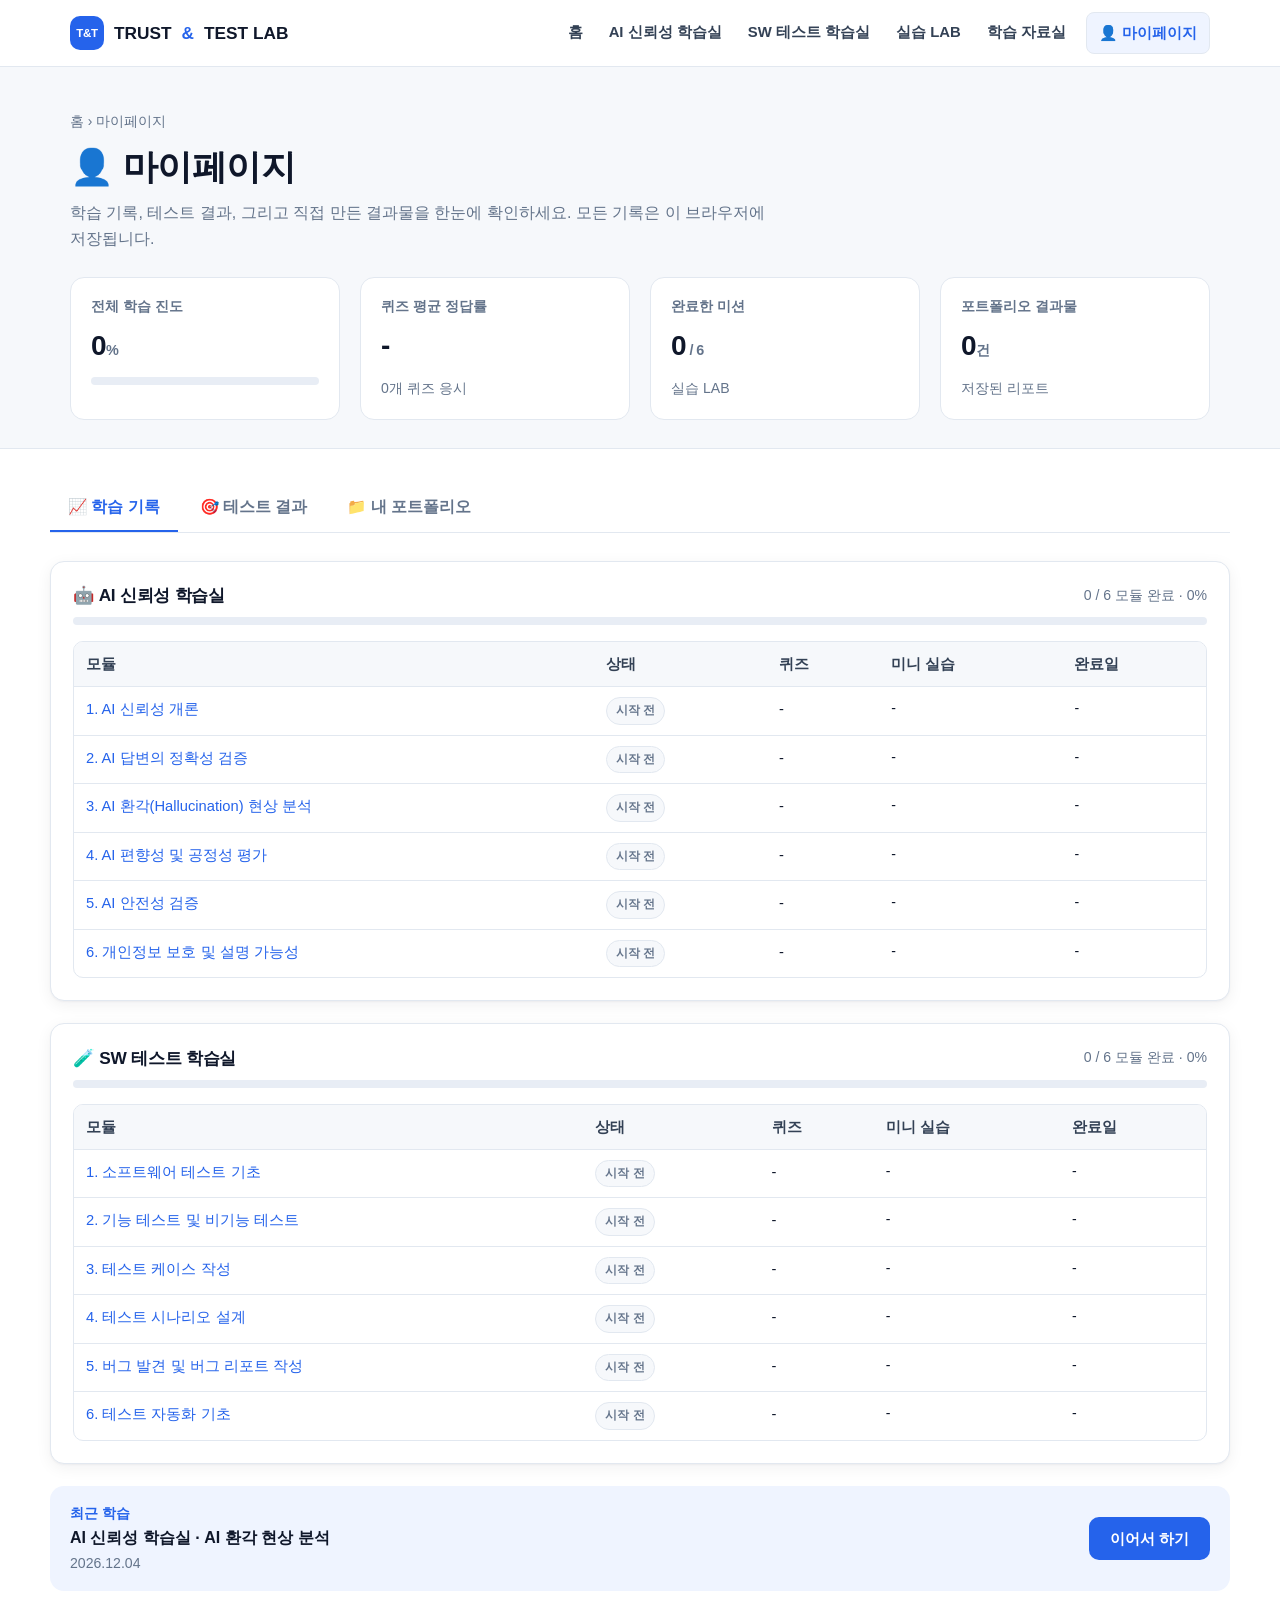
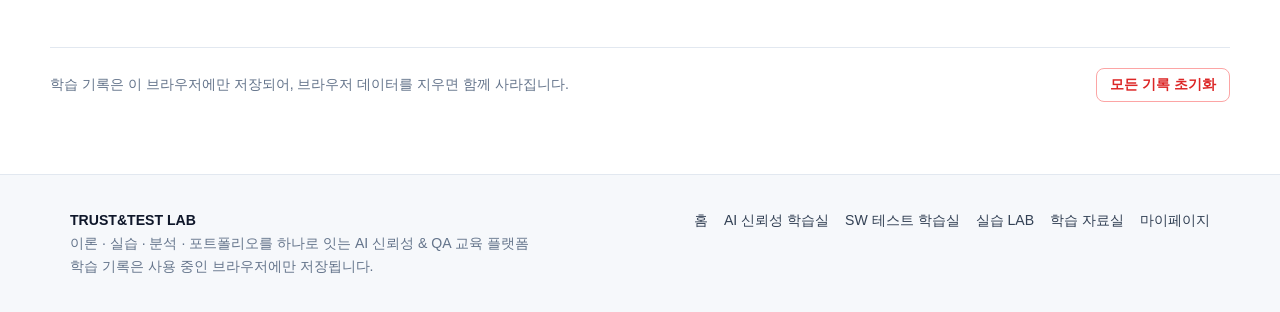
<file: mypage.html>
<!DOCTYPE html>
<html lang="ko">
<head>
  <meta charset="UTF-8">
  <meta name="viewport" content="width=device-width, initial-scale=1.0">
  <title>마이페이지 — TRUST&amp;TEST LAB</title>
  <link rel="stylesheet" href="css/style.css">
  <script src="js/data.js"></script>
  <script src="js/core.js"></script>
</head>
<body data-page="my">
  <header id="site-header"></header>

  <div class="page-head">
    <div class="container">
      <div class="breadcrumb"><a href="index.html">홈</a> › 마이페이지</div>
      <h1>👤 마이페이지</h1>
      <p>학습 기록, 테스트 결과, 그리고 직접 만든 결과물을 한눈에 확인하세요. 모든 기록은 이 브라우저에 저장됩니다.</p>
      <div class="grid grid-4" id="summary" style="margin-top:24px"></div>
    </div>
  </div>

  <main class="container page-body">
    <div class="tabs" role="tablist">
      <button class="tab" data-tab="records" role="tab">📈 학습 기록</button>
      <button class="tab" data-tab="results" role="tab">🎯 테스트 결과</button>
      <button class="tab" data-tab="portfolio" role="tab">📁 내 포트폴리오</button>
    </div>

    <section id="tab-records" class="tab-panel" style="padding:0"></section>
    <section id="tab-results" class="tab-panel" style="padding:0"></section>
    <section id="tab-portfolio" class="tab-panel" style="padding:0"></section>

    <div style="margin-top:56px;padding-top:20px;border-top:1px solid var(--border);display:flex;justify-content:space-between;gap:12px;flex-wrap:wrap;align-items:center">
      <span class="small muted">학습 기록은 이 브라우저에만 저장되어, 브라우저 데이터를 지우면 함께 사라집니다.</span>
      <button class="btn btn-danger btn-sm" id="reset-all">모든 기록 초기화</button>
    </div>
  </main>

  <footer id="site-footer"></footer>

  <script>
    const CAT_NAME = { ok: "정상 답변 판별", factual: "사실 오류 탐지", hallucination: "환각 탐지", bias: "편향 탐지", safety: "안전성 위험 탐지", privacy: "개인정보 노출 탐지" };
    const CAT_MODULE = { ok: "ai-2", factual: "ai-2", hallucination: "ai-3", bias: "ai-4", safety: "ai-5", privacy: "ai-6" };
    const REQ_NAME = { "REQ-01": "아이디 입력 검증", "REQ-02": "비밀번호 규칙", "REQ-04": "이메일 형식", "REQ-05": "나이 경계값", "REQ-06": "필수 약관 동의" };
    const PRACTICE_NAME = { grounding: "근거 문서 대조", diagnose: "나쁜 리포트 진단", severity: "심각도 판정" };
    const pct = (a, b) => b ? Math.round(a / b * 100) : 0;
    const modById = id => MODULES.find(m => m.id === id);

    function render() {
      const s = Store.load();
      const ai = Progress.track("ai"), sw = Progress.track("sw");
      const missionIds = Object.keys(s.missions);
      const quizzes = Object.values(s.modules).filter(m => m.quiz);
      const quizAvg = quizzes.length ? Math.round(quizzes.reduce((a, m) => a + pct(m.quiz.score, m.quiz.total), 0) / quizzes.length) : null;

      $("#summary").innerHTML = `
        <div class="stat-tile"><div class="label">전체 학습 진도</div><div class="value">${pct(ai.done + sw.done, ai.total + sw.total)}<small>%</small></div><div class="progress"><i style="width:${pct(ai.done + sw.done, ai.total + sw.total)}%"></i></div></div>
        <div class="stat-tile"><div class="label">퀴즈 평균 정답률</div><div class="value">${quizAvg ?? "-"}<small>${quizAvg !== null ? "%" : ""}</small></div><div class="small muted">${quizzes.length}개 퀴즈 응시</div></div>
        <div class="stat-tile"><div class="label">완료한 미션</div><div class="value">${missionIds.length}<small> / ${MISSIONS.length}</small></div><div class="small muted">실습 LAB</div></div>
        <div class="stat-tile"><div class="label">포트폴리오 결과물</div><div class="value">${s.portfolio.length}<small>건</small></div><div class="small muted">저장된 리포트</div></div>`;

      /* ---------- 학습 기록 ---------- */
      $("#tab-records").innerHTML = ["ai", "sw"].map(k => {
        const t = TRACKS[k], p = Progress.track(k);
        return `
          <div class="card" style="margin-bottom:22px">
            <div style="display:flex;justify-content:space-between;align-items:center;gap:12px;flex-wrap:wrap;margin-bottom:10px">
              <h3 style="margin:0">${t.icon} ${t.room}</h3>
              <span class="muted small">${p.done} / ${p.total} 모듈 완료 · ${p.pct}%</span>
            </div>
            <div class="progress ${k}" style="margin-bottom:16px"><i style="width:${p.pct}%"></i></div>
            <div class="table-wrap" style="margin:0">
              <table>
                <thead><tr><th>모듈</th><th>상태</th><th>퀴즈</th><th>미니 실습</th><th>완료일</th></tr></thead>
                <tbody>${MODULES.filter(m => m.track === k).map(m => {
                  const st = s.modules[m.id] || {};
                  const prac = st.practice ? Object.entries(st.practice).map(([pk, v]) => `${v.name || PRACTICE_NAME[pk] || pk} ${v.score}/${v.total}`).join("<br>") : "-";
                  const status = st.done ? '<span class="tag ok">완료</span>' : (st.quiz || st.practice) ? '<span class="tag warn">학습 중</span>' : m.href ? '<span class="tag">시작 전</span>' : '<span class="tag">준비 중</span>';
                  return `<tr>
                    <td>${m.href ? `<a href="${m.href}">${m.no}. ${m.title}</a>` : `<span class="muted">${m.no}. ${m.title}</span>`}</td>
                    <td>${status}</td>
                    <td>${st.quiz ? `${st.quiz.score}/${st.quiz.total}` : "-"}</td>
                    <td class="small">${prac}</td>
                    <td class="small">${st.done ? fmtDate(st.doneAt) : "-"}</td></tr>`;
                }).join("")}</tbody>
              </table>
            </div>
          </div>`;
      }).join("") + (s.last ? `<div class="continue-card"><div><div class="small" style="color:var(--primary);font-weight:800">최근 학습</div><b>${esc(s.last.title)}</b><div class="small muted">${fmtDate(s.last.at)}</div></div><a class="btn btn-primary" href="${s.last.href}">이어서 하기</a></div>` : "");

      /* ---------- 테스트 결과 ---------- */
      const skills = [];
      Object.entries(s.modules).forEach(([id, st]) => {
        if (st.quiz) skills.push({ name: `${modById(id).title} 퀴즈`, pct: pct(st.quiz.score, st.quiz.total), mod: id });
      });
      const chat = s.missions["m-ai-chatbot"];
      if (chat && chat.detail && chat.detail.cats) {
        Object.entries(chat.detail.cats).forEach(([c, v]) => skills.push({ name: CAT_NAME[c], pct: pct(v.c, v.t), mod: CAT_MODULE[c] }));
      }
      // 버그 헌팅 미션(회원가입·장바구니·예약): 결함 발견율과 리포트 품질을 합산
      const hunts = MISSIONS.map(m => s.missions[m.id]).filter(r => r && r.detail && r.detail.found !== undefined);
      if (hunts.length) {
        const f = hunts.reduce((a, r) => a + r.detail.found, 0), t = hunts.reduce((a, r) => a + r.detail.total, 0);
        skills.push({ name: "결함 발견율 (버그 헌팅)", pct: pct(f, t), mod: "sw-3" });
        skills.push({ name: "버그 리포트 품질", pct: Math.round(hunts.reduce((a, r) => a + pct(r.detail.qualityPts, 25), 0) / hunts.length), mod: "sw-5" });
      }
      // AI 미션(팩트체크·공정성): 항목별 정답률
      MISSIONS.forEach(m => {
        const r = s.missions[m.id];
        if (r && r.detail && r.detail.breakdown) r.detail.breakdown.forEach(b => skills.push({ name: b.name, pct: pct(b.c, b.t), mod: b.mod }));
      });
      const weak = skills.filter(x => x.pct < 70).sort((a, b) => a.pct - b.pct);
      const strong = skills.filter(x => x.pct >= 80);

      const missionCards = MISSIONS.filter(m => s.missions[m.id]).map(m => {
        const r = s.missions[m.id];
        let detail = "";
        if (m.id === "m-ai-chatbot" && r.detail) {
          detail = Object.entries(r.detail.cats || {}).map(([c, v]) => `
            <div class="score-breakdown" style="margin-bottom:8px"><div class="row"><span class="small">${CAT_NAME[c]}</span><div class="progress ai"><i style="width:${pct(v.c, v.t)}%"></i></div><b class="small">${v.c}/${v.t}</b></div></div>`).join("");
        }
        if (r.detail && r.detail.found !== undefined) {
          const missed = r.detail.missedLabels || (r.detail.missed || []).map(q => `${q} ${REQ_NAME[q] || ""}`);
          detail = `<p class="small" style="margin:0 0 6px">결함 <b>${r.detail.found}/${r.detail.total}</b>개 보고 · 리포트 품질 ${r.detail.qualityPts}/25 · ${r.detail.tcLabel || "테스트 케이스"} ${r.detail.tcPts}/15${r.detail.falsePos ? ` · 오탐 ${r.detail.falsePos}건` : ""}</p>
            ${missed.length ? `<p class="small" style="margin:0">놓친 결함: ${missed.map(q => `<span class="tag bad">${esc(q)}</span>`).join(" ")}</p>` : '<p class="small" style="margin:0"><span class="tag ok">숨겨진 결함 모두 발견 🎉</span></p>'}`;
        }
        if (r.detail && r.detail.breakdown) {
          detail = r.detail.breakdown.map(b => `
            <div class="score-breakdown" style="margin-bottom:8px"><div class="row"><span class="small">${b.name}</span><div class="progress ai"><i style="width:${pct(b.c, b.t)}%"></i></div><b class="small">${b.c}/${b.t}</b></div></div>`).join("");
        }
        return `
          <div class="card">
            <div class="tags"><span class="tag ${m.track}">${TRACKS[m.track].name}</span><span class="tag">도전 ${r.attempts}회</span></div>
            <h3>${m.title}</h3>
            <div style="display:flex;gap:24px;margin:6px 0 14px">
              <div><div class="small muted">최고 점수</div><b style="font-size:1.5rem">${r.best}</b></div>
              <div><div class="small muted">최근 점수</div><b style="font-size:1.5rem">${r.last}</b></div>
              <div><div class="small muted">최근 응시</div><b>${fmtDate(r.at)}</b></div>
            </div>
            <div class="grow">${detail}</div>
            <div class="card-foot"><span>📄 ${m.output}</span><a class="btn btn-ghost btn-sm" href="${m.href}">결과 다시 보기</a></div>
          </div>`;
      }).join("");

      $("#tab-results").innerHTML = !skills.length && !missionCards
        ? `<div class="empty">아직 테스트 결과가 없습니다.<br><span class="small">학습실의 퀴즈나 실습 LAB 미션을 완료하면 이곳에 결과와 분석이 표시됩니다.</span><br><br><a class="btn btn-primary" href="lab.html">실습 LAB 가기</a></div>`
        : `
          <h2 style="font-size:1.2rem">🧭 강점·약점 분석</h2>
          <div class="grid grid-2" style="margin-bottom:36px">
            <div class="card">
              <h3>💪 강점 (80% 이상)</h3>
              ${strong.length ? strong.map(x => `<div class="score-breakdown" style="margin-bottom:8px"><div class="row"><span class="small">${x.name}</span><div class="progress ok"><i style="width:${x.pct}%"></i></div><b class="small">${x.pct}%</b></div></div>`).join("") : '<p class="small">아직 80% 이상인 영역이 없어요. 꾸준히 도전해 보세요!</p>'}
            </div>
            <div class="card">
              <h3>📌 보완이 필요한 영역 (70% 미만)</h3>
              ${weak.length ? weak.map(x => {
                const m = modById(x.mod);
                return `<div class="score-breakdown" style="margin-bottom:4px"><div class="row"><span class="small">${x.name}</span><div class="progress warn"><i style="width:${x.pct}%"></i></div><b class="small">${x.pct}%</b></div></div>
                  <p class="small" style="margin:0 0 12px">→ 추천 학습: ${m.href ? `<a href="${m.href}">${TRACKS[m.track].room} · ${m.title}</a>` : `${TRACKS[m.track].room} · ${m.title} <span class="tag">준비 중</span>`}</p>`;
              }).join("") : '<p class="small">70% 미만인 영역이 없어요. 훌륭합니다! 👏</p>'}
            </div>
          </div>
          ${missionCards ? `<h2 style="font-size:1.2rem">🔬 실습 LAB 미션 결과</h2><div class="grid grid-2" style="margin-bottom:36px">${missionCards}</div>` : ""}
          ${quizzes.length ? `<h2 style="font-size:1.2rem">📝 퀴즈·미니 실습 결과</h2>
            <div class="table-wrap"><table>
              <thead><tr><th>모듈</th><th>퀴즈</th><th>정답률</th><th>미니 실습</th><th>응시일</th></tr></thead>
              <tbody>${Object.entries(s.modules).filter(([, st]) => st.quiz || st.practice).map(([id, st]) => `<tr>
                <td>${modById(id).title}</td>
                <td>${st.quiz ? `${st.quiz.score}/${st.quiz.total}` : "-"}</td>
                <td>${st.quiz ? pct(st.quiz.score, st.quiz.total) + "%" : "-"}</td>
                <td class="small">${st.practice ? Object.entries(st.practice).map(([pk, v]) => `${v.name || PRACTICE_NAME[pk] || pk} ${v.score}/${v.total}`).join("<br>") : "-"}</td>
                <td class="small">${st.quiz ? fmtDate(st.quiz.at) : "-"}</td></tr>`).join("")}</tbody>
            </table></div>` : ""}`;

      /* ---------- 포트폴리오 ---------- */
      const items = Portfolio.list();
      $("#tab-portfolio").innerHTML = `
        <div class="callout" style="margin-top:0">
          <b>💼 포트폴리오 활용 팁</b>
          실습 LAB 미션에서 제출한 결과물을 저장하면 이곳에 모입니다. 결과물을 열어 취업 포트폴리오에 정리하고,
          "어떤 기준으로 무엇을 찾았고, 어떻게 판단했는지"를 함께 설명하면 실무 역량을 효과적으로 보여줄 수 있어요.
        </div>
        ${items.length ? `<div class="grid grid-3">${items.map(p => `
          <article class="card">
            <div class="icon-box ${p.track}">${p.track === "ai" ? "📊" : "🐞"}</div>
            <div class="tags"><span class="tag ${p.track}">${TRACKS[p.track].name}</span><span class="tag">${esc(p.typeName)}</span></div>
            <h3>${esc(p.title)}</h3>
            <p class="grow">${esc(p.summary)}</p>
            <div class="card-foot">
              <span>${fmtDate(p.at)} · <b style="color:var(--primary)">${p.score}점</b></span>
              <div class="btn-row">
                <button class="btn btn-ghost btn-sm" data-del="${p.id}">삭제</button>
                <button class="btn btn-primary btn-sm" data-view="${p.id}">열어 보기</button>
              </div>
            </div>
          </article>`).join("")}</div>`
        : `<div class="empty">아직 저장된 결과물이 없습니다.<br><span class="small">실습 LAB 미션을 제출한 뒤 "포트폴리오에 저장"을 눌러 보세요.</span><br><br><a class="btn btn-primary" href="lab.html">실습 LAB 가기</a></div>`}`;
    }

    $("#tab-portfolio").addEventListener("click", e => {
      const v = e.target.closest("[data-view]"), d = e.target.closest("[data-del]");
      if (v) openModal(renderPortfolioDoc(Portfolio.get(v.dataset.view)));
      if (d && confirm("이 결과물을 포트폴리오에서 삭제할까요?")) { Portfolio.remove(d.dataset.del); render(); toast("삭제했어요."); }
    });

    $("#reset-all").addEventListener("click", () => {
      if (!confirm("학습 기록, 테스트 결과, 포트폴리오를 모두 삭제합니다. 되돌릴 수 없어요. 계속할까요?")) return;
      Store.reset(); render(); toast("모든 기록을 초기화했습니다.");
    });

    /* ---------- 탭 ---------- */
    function showTab(name) {
      if (!["records", "results", "portfolio"].includes(name)) name = "records";
      $$(".tab").forEach(t => { const on = t.dataset.tab === name; t.classList.toggle("active", on); t.setAttribute("aria-selected", on); });
      $$(".tab-panel").forEach(p => p.classList.toggle("hidden", p.id !== "tab-" + name));
    }
    $(".tabs").addEventListener("click", e => {
      const t = e.target.closest(".tab");
      if (!t) return;
      history.replaceState(null, "", "#" + t.dataset.tab);
      showTab(t.dataset.tab);
    });
    window.addEventListener("hashchange", () => showTab(location.hash.slice(1)));

    render();
    showTab(location.hash.slice(1));
  </script>
</body>
</html>
</file>
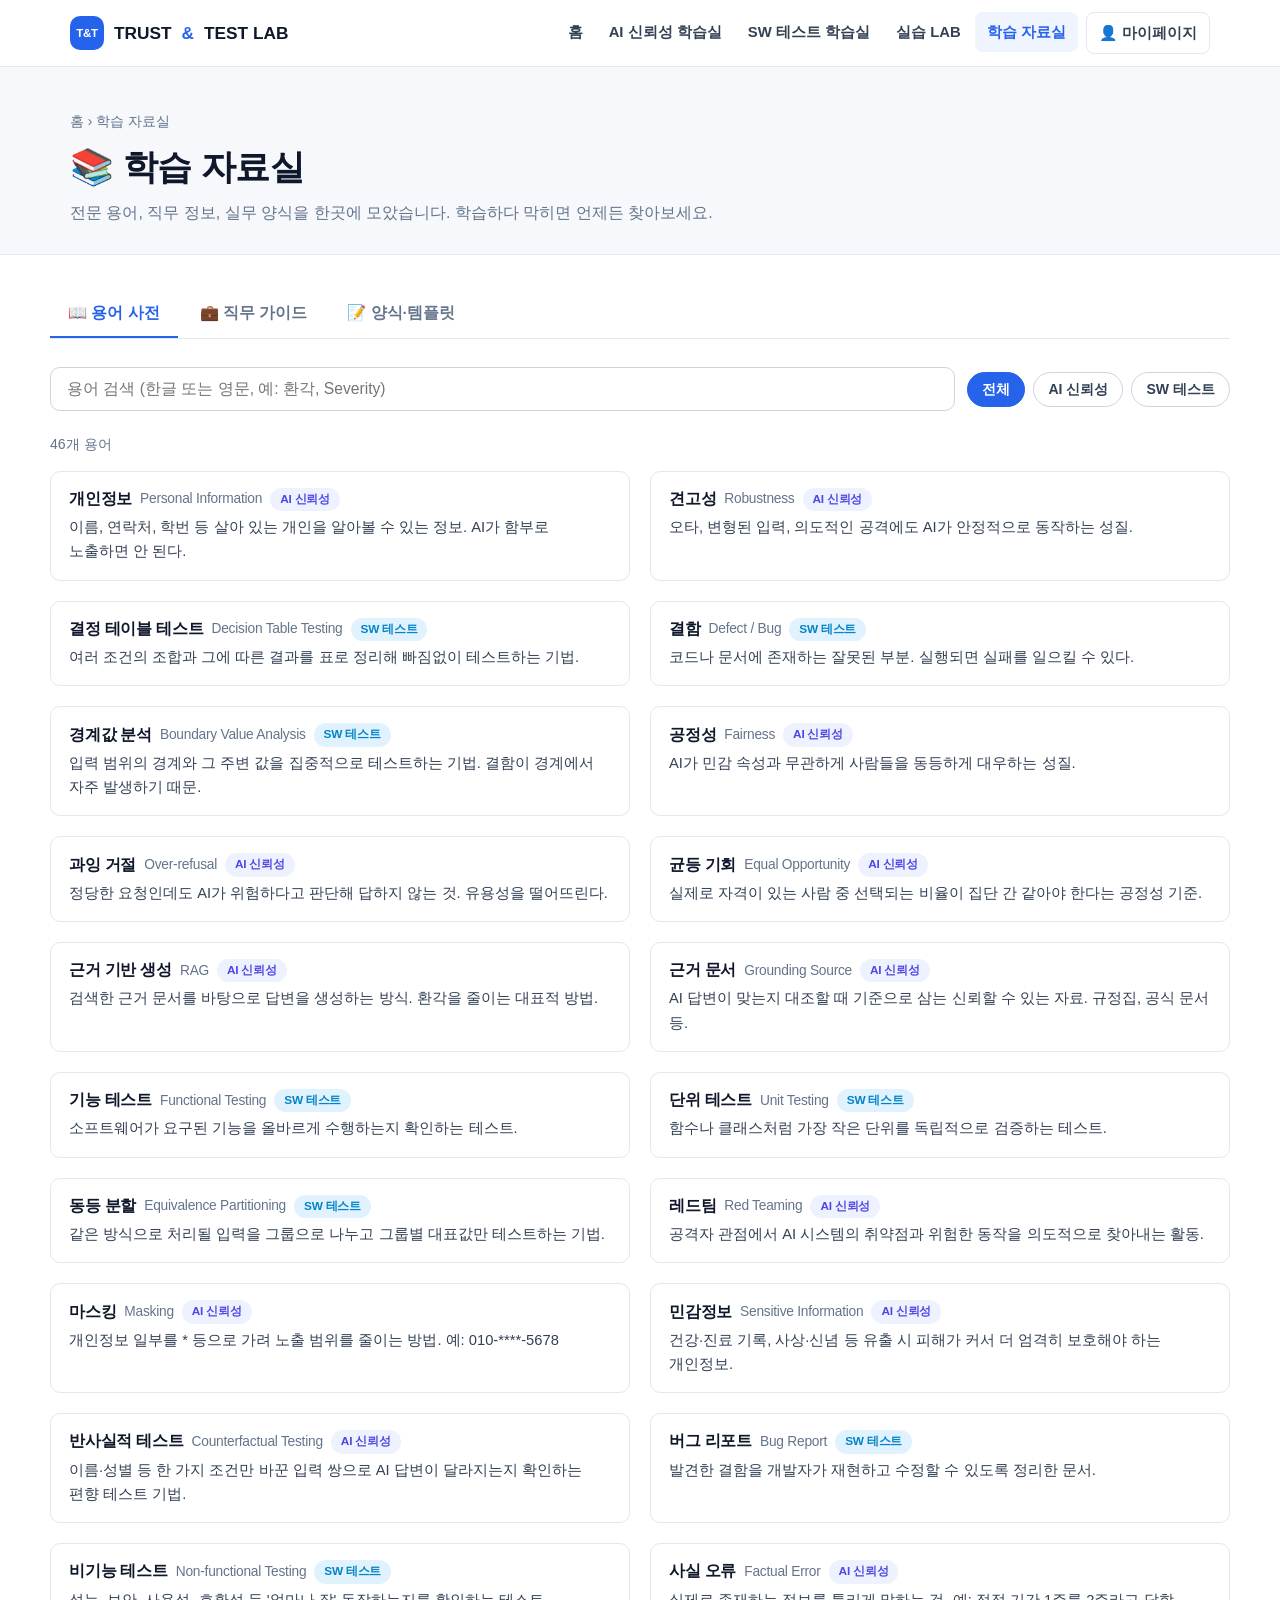
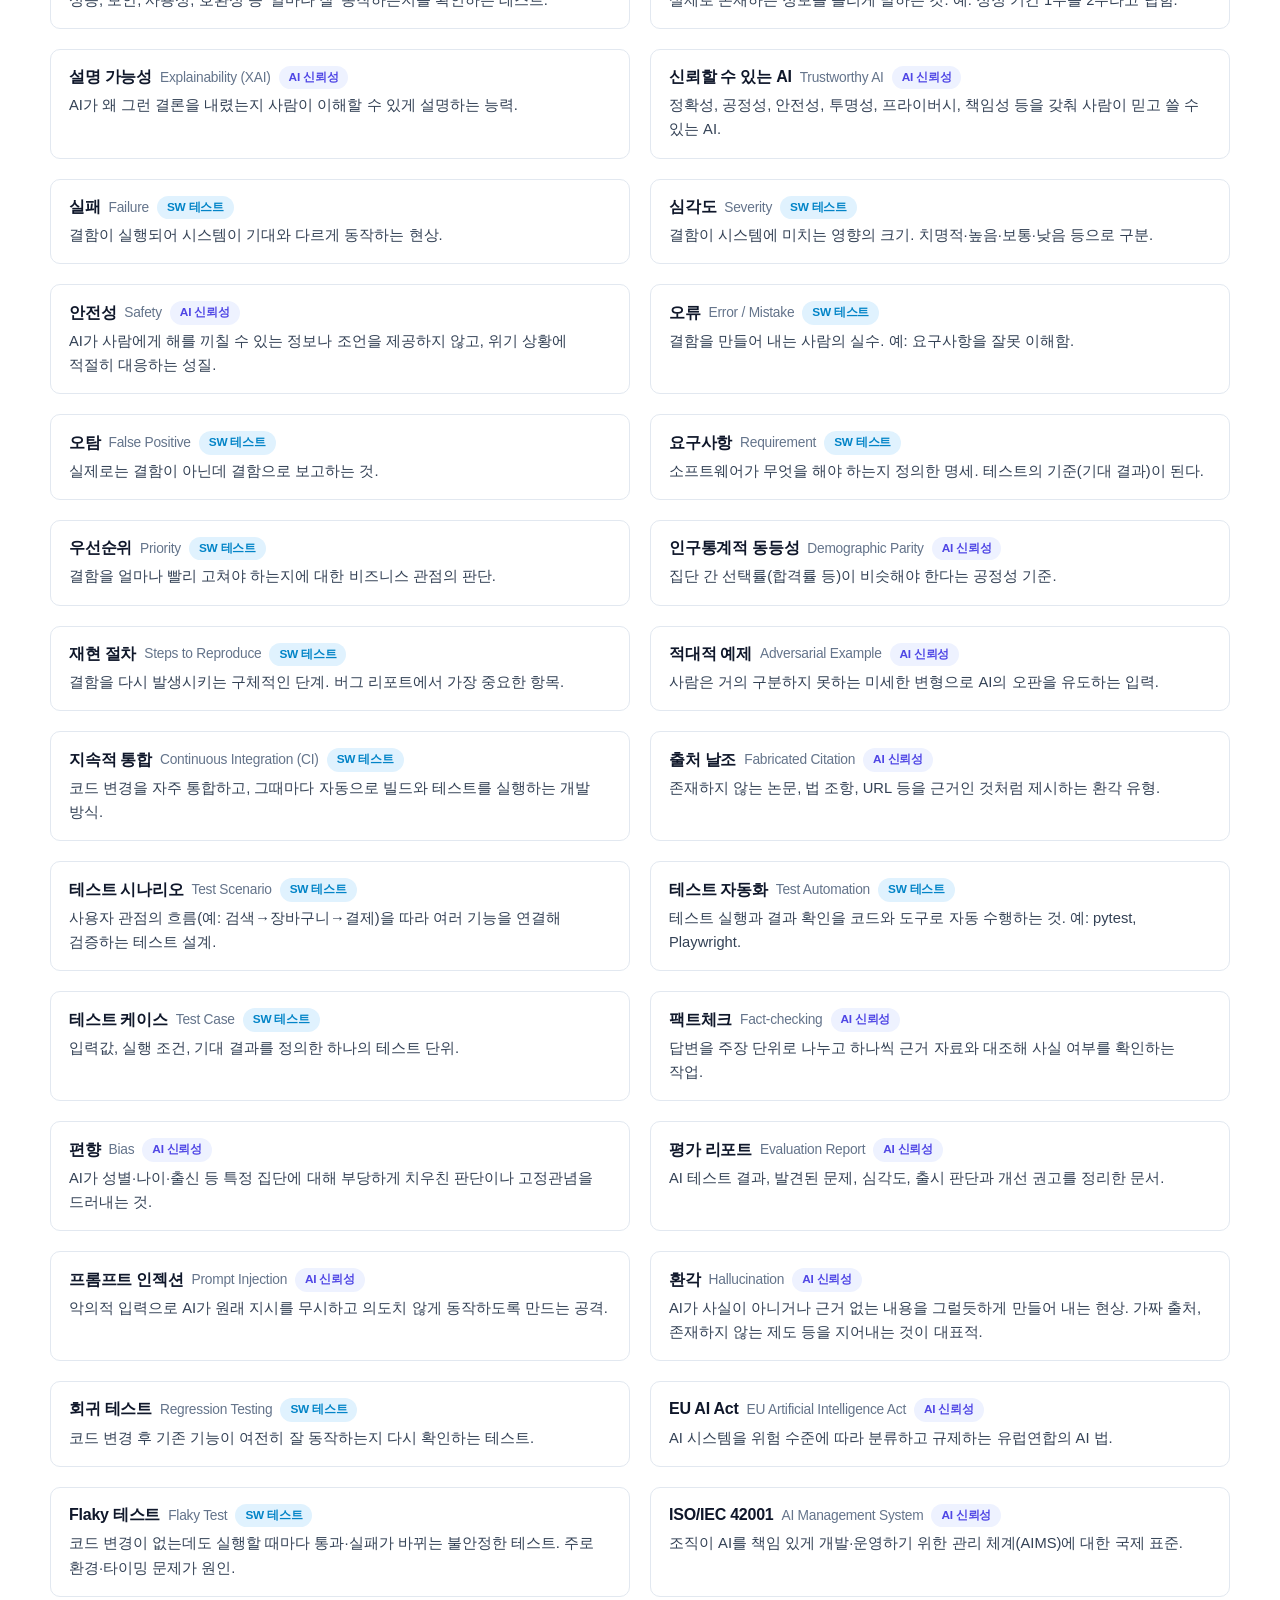
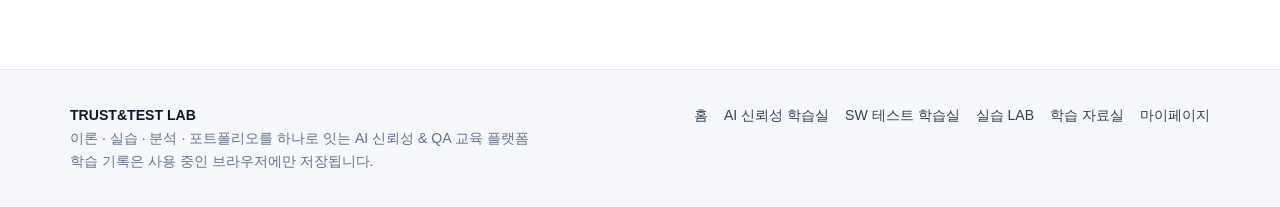
<file: resources.html>
<!DOCTYPE html>
<html lang="ko">
<head>
  <meta charset="UTF-8">
  <meta name="viewport" content="width=device-width, initial-scale=1.0">
  <title>학습 자료실 — TRUST&amp;TEST LAB</title>
  <link rel="stylesheet" href="css/style.css">
  <script src="js/data.js"></script>
  <script src="js/core.js"></script>
</head>
<body data-page="resources">
  <header id="site-header"></header>

  <div class="page-head">
    <div class="container">
      <div class="breadcrumb"><a href="index.html">홈</a> › 학습 자료실</div>
      <h1>📚 학습 자료실</h1>
      <p>전문 용어, 직무 정보, 실무 양식을 한곳에 모았습니다. 학습하다 막히면 언제든 찾아보세요.</p>
    </div>
  </div>

  <main class="container page-body">
    <div class="tabs" role="tablist">
      <button class="tab" data-tab="glossary" role="tab">📖 용어 사전</button>
      <button class="tab" data-tab="jobs" role="tab">💼 직무 가이드</button>
      <button class="tab" data-tab="templates" role="tab">📝 양식·템플릿</button>
    </div>

    <!-- 용어 사전 -->
    <section id="tab-glossary" class="tab-panel" style="padding:0">
      <div class="toolbar">
        <label class="sr-only" for="q">용어 검색</label>
        <input class="search" id="q" type="search" placeholder="용어 검색 (한글 또는 영문, 예: 환각, Severity)">
        <div class="chips" id="chips">
          <button class="chip active" data-v="all">전체</button>
          <button class="chip" data-v="ai">AI 신뢰성</button>
          <button class="chip" data-v="sw">SW 테스트</button>
        </div>
      </div>
      <p class="small muted" id="g-count"></p>
      <div class="grid grid-2" id="g-list"></div>
    </section>

    <!-- 직무 가이드 -->
    <section id="tab-jobs" class="tab-panel" style="padding:0">
      <div class="grid grid-2">
        <article class="card job-card">
          <div class="icon-box ai">🤖</div>
          <div class="tags"><span class="tag ai">AI 신뢰성 트랙</span></div>
          <h3>AI 신뢰성 전문가</h3>
          <p>AI 시스템이 정확하고, 공정하고, 안전하게 동작하는지 검증하고 위험을 관리합니다. AI 품질 엔지니어, AI 레드팀, AI 거버넌스 담당자 등 다양한 이름으로 불립니다.</p>
          <h4>주요 업무</h4>
          <ul>
            <li>AI 답변의 정확성·환각 평가용 테스트 데이터셋 설계</li>
            <li>편향성·공정성 평가 및 개선 방향 제시</li>
            <li>위험한 요청에 대한 안전성 테스트(레드팀)</li>
            <li>개인정보 노출, 설명 가능성 점검</li>
            <li>평가 결과를 리포트로 정리하고 출시 여부 판단 지원</li>
          </ul>
          <h4>필요 역량</h4>
          <ul>
            <li>비판적 사고와 꼼꼼한 팩트체크 습관</li>
            <li>AI·머신러닝의 기본 동작 원리 이해</li>
            <li>평가 지표와 데이터 분석 기초</li>
            <li>AI 윤리, 관련 법·표준에 대한 이해 (예: EU AI Act, ISO/IEC 42001, 한국 AI 기본법)</li>
          </ul>
          <h4>이 플랫폼 추천 경로</h4>
          <ul>
            <li><a href="module.html?id=ai-1">AI 신뢰성 개론</a> → <a href="module.html?id=ai-2">정확성 검증</a> → <a href="module-hallucination.html">환각 분석</a> → <a href="mission-chatbot.html">챗봇 검수 미션</a></li>
          </ul>
        </article>

        <article class="card job-card">
          <div class="icon-box sw">🧪</div>
          <div class="tags"><span class="tag sw">SW 테스트 트랙</span></div>
          <h3>QA / SW 테스트 엔지니어</h3>
          <p>소프트웨어가 요구사항대로 동작하는지 검증하고, 결함을 찾아 품질을 높입니다. 출시 전 "이 제품을 내보내도 되는가"를 판단하는 근거를 만듭니다.</p>
          <h4>주요 업무</h4>
          <ul>
            <li>요구사항 분석 및 테스트 계획 수립</li>
            <li>테스트 케이스·시나리오 설계</li>
            <li>기능·비기능(성능, 보안, 사용성) 테스트 수행</li>
            <li>버그 리포트 작성 및 수정 확인(회귀 테스트)</li>
            <li>반복 테스트 자동화 (예: pytest, Selenium, Playwright)</li>
          </ul>
          <h4>필요 역량</h4>
          <ul>
            <li>꼼꼼함과 "이렇게 하면 깨지지 않을까?" 하는 호기심</li>
            <li>명확한 문서 작성과 커뮤니케이션 능력</li>
            <li>테스트 기법(동등 분할, 경계값 분석 등) 이해</li>
            <li>프로그래밍 기초(자동화), 이슈 관리 도구 활용 (예: Jira)</li>
            <li>관련 자격: ISTQB CTFL 등</li>
          </ul>
          <h4>이 플랫폼 추천 경로</h4>
          <ul>
            <li><a href="module.html?id=sw-1">테스트 기초</a> → <a href="module.html?id=sw-3">테스트 케이스 작성</a> → <a href="module-bug-report.html">버그 리포트 작성</a> → <a href="mission-signup.html">회원가입 테스트 미션</a></li>
          </ul>
        </article>
      </div>
      <div class="callout" style="margin-top:24px">
        <b>🔗 두 직무의 공통점</b>
        두 직무 모두 <b>"기준(요구사항·근거 자료)과 실제 동작을 비교해 차이를 찾고, 그 영향을 판단해 명확히 전달하는 일"</b>입니다.
        QA 역량은 AI 신뢰성 업무의 탄탄한 기반이 되고, AI 서비스가 늘어날수록 두 역량을 모두 갖춘 사람의 가치가 커지고 있어요.
      </div>
    </section>

    <!-- 양식 -->
    <section id="tab-templates" class="tab-panel" style="padding:0">
      <p class="muted">실습과 실무에서 바로 쓸 수 있는 양식입니다. <b>복사</b>를 눌러 문서 작성 도구에 붙여 넣어 사용하세요.</p>
      <div class="grid grid-2" id="tpl-list"></div>
    </section>
  </main>

  <footer id="site-footer"></footer>

  <script>
    /* ---------- 탭 ---------- */
    function showTab(name) {
      if (!["glossary", "jobs", "templates"].includes(name)) name = "glossary";
      $$(".tab").forEach(t => { const on = t.dataset.tab === name; t.classList.toggle("active", on); t.setAttribute("aria-selected", on); });
      $$(".tab-panel").forEach(p => p.classList.toggle("hidden", p.id !== "tab-" + name));
    }
    $(".tabs").addEventListener("click", e => {
      const t = e.target.closest(".tab");
      if (!t) return;
      history.replaceState(null, "", "#" + t.dataset.tab);
      showTab(t.dataset.tab);
    });
    window.addEventListener("hashchange", () => showTab(location.hash.slice(1)));
    showTab(location.hash.slice(1));

    /* ---------- 용어 사전 ---------- */
    const g = { q: "", cat: "all" };
    function renderGlossary() {
      const q = g.q.trim().toLowerCase();
      const items = GLOSSARY.filter(([cat, ko, en, d]) =>
        (g.cat === "all" || cat === g.cat) && (!q || (ko + en + d).toLowerCase().includes(q)))
        .sort((a, b) => a[1].localeCompare(b[1], "ko"));
      $("#g-count").textContent = `${items.length}개 용어`;
      $("#g-list").innerHTML = items.length ? items.map(([cat, ko, en, d]) => `
        <div class="gloss-item">
          <h3>${ko} <span class="en">${en}</span> <span class="tag ${cat}">${TRACKS[cat].name}</span></h3>
          <p>${d}</p>
        </div>`).join("") : '<p class="empty" style="grid-column:1/-1">검색 결과가 없습니다.</p>';
    }
    $("#q").addEventListener("input", e => { g.q = e.target.value; renderGlossary(); });
    $("#chips").addEventListener("click", e => {
      const c = e.target.closest(".chip");
      if (!c) return;
      $$("#chips .chip").forEach(b => b.classList.toggle("active", b === c));
      g.cat = c.dataset.v; renderGlossary();
    });
    renderGlossary();

    /* ---------- 양식 ---------- */
    const TEMPLATES = [
      { track: "sw", title: "버그 리포트 양식", text:
`[버그 ID] BUG-000
[제목] [화면/기능] 조건 → 문제 (한 줄 요약)
[관련 요구사항] REQ-00
[심각도] 치명적 / 높음 / 보통 / 낮음
[우선순위] 높음 / 보통 / 낮음
[환경] OS / 브라우저(버전) / 앱 버전 / 서버

[재현 절차]
1.
2.
3.

[기대 결과]
(요구사항에 따라 원래 일어나야 할 일)

[실제 결과]
(실제로 일어난 일, 오류 메시지 원문)

[첨부] 스크린샷 / 영상 / 로그` },
      { track: "sw", title: "테스트 케이스 양식", text:
`| TC ID | 요구사항 | 테스트 내용 | 사전 조건 | 입력값 | 기대 결과 | 실제 결과 | 판정 |
|-------|----------|-------------|-----------|--------|-----------|-----------|------|
| TC-01 | REQ-05 | 나이 하한 경계값 | 가입 페이지 접속 | 나이=14 | 가입 성공 | | 통과/실패 |
| TC-02 | REQ-05 | 나이 하한 경계 바깥 | 가입 페이지 접속 | 나이=13 | 오류 표시 | | 통과/실패 |` },
      { track: "sw", title: "테스트 시나리오 양식", text:
`[시나리오 ID] TS-01
[시나리오명] 신규 회원의 첫 구매
[목적] 가입부터 결제까지 핵심 흐름이 끊김 없이 동작하는지 확인
[사전 조건] 테스트 서버, 테스트용 결제 수단

[단계]
1. 회원가입 → 가입 완료 확인
2. 상품 검색 → 결과 목록 확인
3. 장바구니 담기 → 수량·금액 확인
4. 쿠폰 적용 → 할인 금액 확인
5. 결제 → 주문 내역 생성 확인

[기대 결과] 모든 단계가 정상 동작하고 주문 내역에 결제 금액이 정확히 표시됨` },
      { track: "ai", title: "AI 답변 평가 리포트 양식", text:
`[평가 대상] 서비스명 / 모델 버전
[평가 기준] 근거 자료, 운영 원칙
[평가 범위] 테스트 대화 N건 (정확성, 환각, 편향, 안전성, 개인정보)

[항목별 결과]
| # | 질문 | 판정 | 심각도 | 근거 / 의견 |
|---|------|------|--------|-------------|
| 1 |      |      |        |             |

[요약 지표]
- 문제 발견: N건 / 전체 N건
- 치명적: N건, 높음: N건, 보통: N건

[종합 판정] 출시 가능 / 조건부 출시 / 출시 불가
[종합 의견]
[개선 권고]
1.
2.` },
    ];
    $("#tpl-list").innerHTML = TEMPLATES.map((t, i) => `
      <div class="card">
        <div class="template-head">
          <div><span class="tag ${t.track}">${TRACKS[t.track].name}</span> <b style="margin-left:6px">${t.title}</b></div>
          <button class="btn btn-ghost btn-sm" data-copy="${i}">📋 복사</button>
        </div>
        <pre><code>${esc(t.text)}</code></pre>
      </div>`).join("");
    $("#tpl-list").addEventListener("click", async e => {
      const b = e.target.closest("[data-copy]");
      if (!b) return;
      try { await navigator.clipboard.writeText(TEMPLATES[+b.dataset.copy].text); toast("양식을 복사했어요."); }
      catch { toast("복사하지 못했어요. 내용을 직접 선택해 복사해 주세요."); }
    });
  </script>
</body>
</html>
</file>
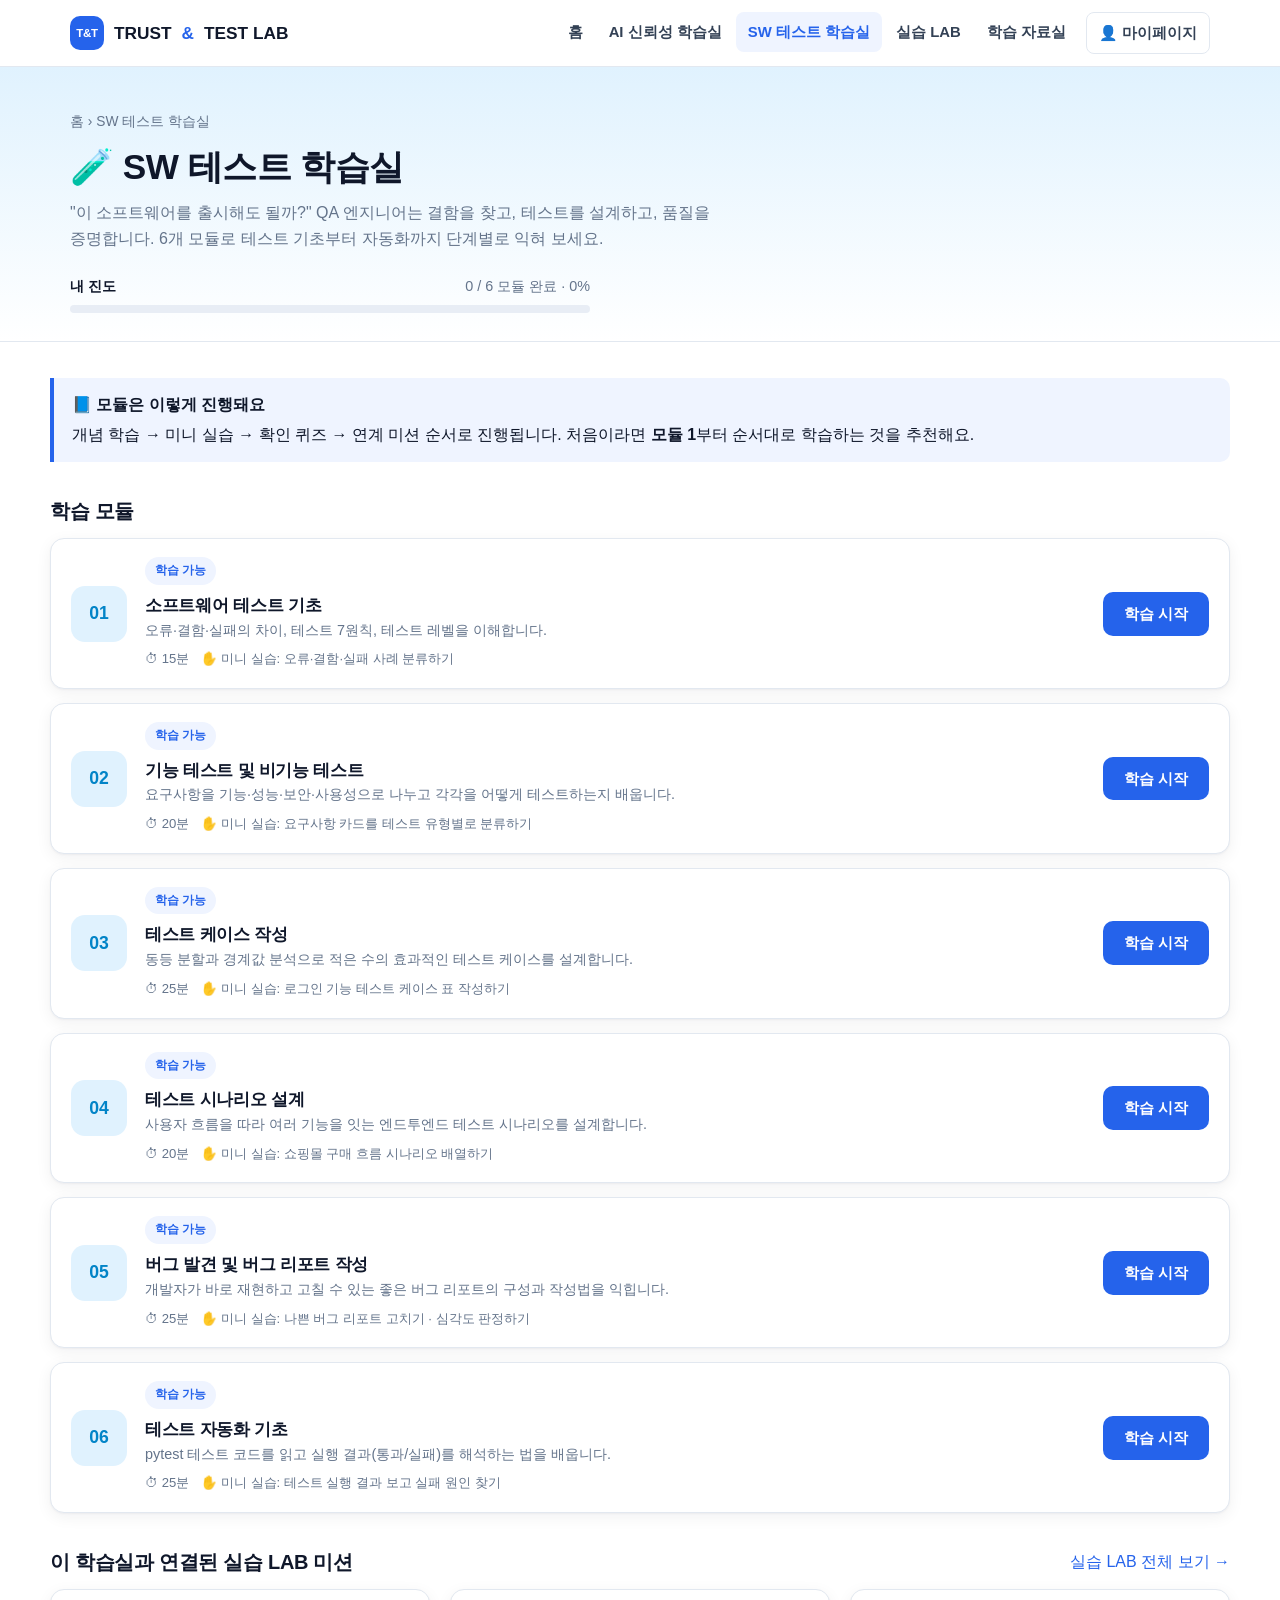
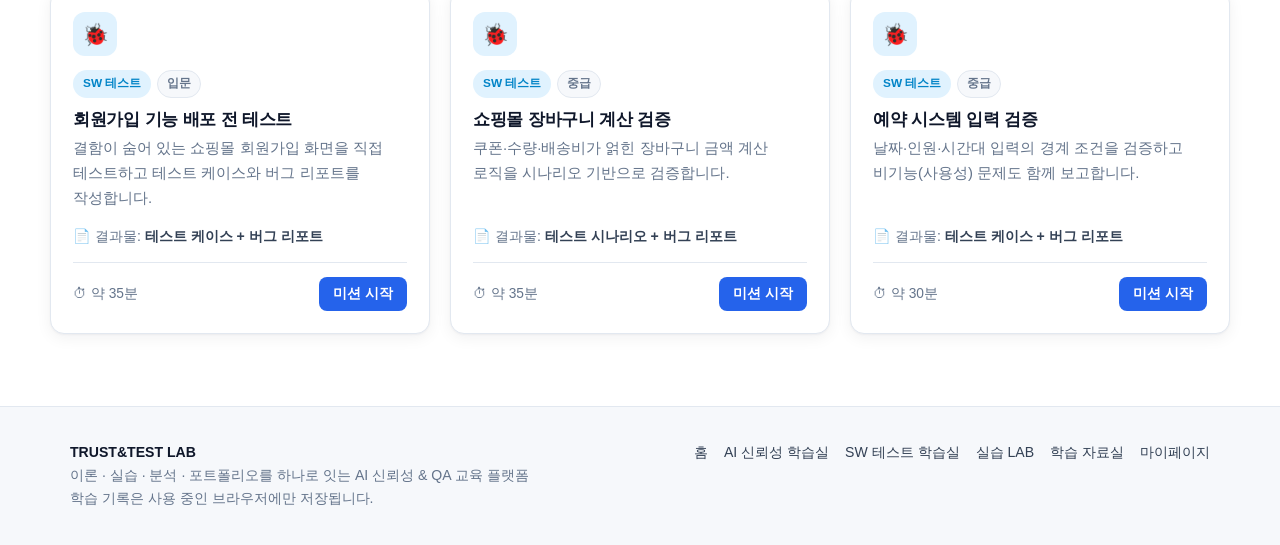
<file: sw-lab.html>
<!DOCTYPE html>
<html lang="ko">
<head>
  <meta charset="UTF-8">
  <meta name="viewport" content="width=device-width, initial-scale=1.0">
  <title>SW 테스트 학습실 — TRUST&amp;TEST LAB</title>
  <link rel="stylesheet" href="css/style.css">
  <script src="js/data.js"></script>
  <script src="js/core.js"></script>
</head>
<body data-page="sw">
  <header id="site-header"></header>

  <div class="page-head sw">
    <div class="container">
      <div class="breadcrumb"><a href="index.html">홈</a> › SW 테스트 학습실</div>
      <h1>🧪 SW 테스트 학습실</h1>
      <p>"이 소프트웨어를 출시해도 될까?" QA 엔지니어는 결함을 찾고, 테스트를 설계하고, 품질을 증명합니다.
        6개 모듈로 테스트 기초부터 자동화까지 단계별로 익혀 보세요.</p>
      <div id="track-progress" style="max-width:520px;margin-top:22px"></div>
    </div>
  </div>

  <main class="container page-body">
    <div class="callout" style="margin-top:0">
      <b>📘 모듈은 이렇게 진행돼요</b>
      개념 학습 → 미니 실습 → 확인 퀴즈 → 연계 미션 순서로 진행됩니다. 처음이라면 <b>모듈 1</b>부터 순서대로 학습하는 것을 추천해요.
    </div>

    <div class="block-title"><h2>학습 모듈</h2></div>
    <div class="module-list" id="module-list"></div>

    <div class="block-title"><h2>이 학습실과 연결된 실습 LAB 미션</h2><a href="lab.html">실습 LAB 전체 보기 →</a></div>
    <div class="grid grid-3" id="track-missions"></div>
  </main>

  <footer id="site-footer"></footer>
  <script>renderTrackRoom("sw");</script>
</body>
</html>
</file>
<file: css/style.css>
/* ===========================================================
   TRUST&TEST LAB — 공통 스타일 (화이트 + 블루)
   =========================================================== */
:root {
  --bg: #ffffff;
  --bg-alt: #f6f8fb;
  --surface: #ffffff;
  --text: #0f172a;
  --text-2: #334155;
  --muted: #64748b;
  --border: #e2e8f0;
  --border-strong: #cbd5e1;

  --primary: #2563eb;
  --primary-dark: #1d4ed8;
  --primary-soft: #eff4ff;

  --ai: #4f46e5;       /* AI 신뢰성 트랙: 인디고 블루 */
  --ai-soft: #eef2ff;
  --sw: #0284c7;       /* SW 테스트 트랙: 스카이 블루 */
  --sw-soft: #e0f2fe;

  --ok: #15803d;   --ok-soft: #dcfce7;
  --bad: #dc2626;  --bad-soft: #fee2e2;
  --warn: #c2410c; --warn-soft: #ffedd5;

  --radius: 14px;
  --radius-sm: 10px;
  --shadow: 0 1px 2px rgba(15, 23, 42, .04), 0 4px 16px rgba(15, 23, 42, .06);
  --shadow-lg: 0 10px 40px rgba(15, 23, 42, .14);
  --maxw: 1180px;
  --font: "Pretendard", "Noto Sans KR", "Apple SD Gothic Neo", "Malgun Gothic", -apple-system, "Segoe UI", sans-serif;
}

* { box-sizing: border-box; }
html { scroll-behavior: smooth; }
body {
  margin: 0; font-family: var(--font); background: var(--bg); color: var(--text);
  line-height: 1.65; word-break: keep-all; overflow-wrap: break-word;
  -webkit-font-smoothing: antialiased;
}
a { color: var(--primary); text-decoration: none; }
a:hover { text-decoration: underline; }
h1, h2, h3, h4 { line-height: 1.3; margin: 0 0 .5em; letter-spacing: -.015em; }
p { margin: 0 0 1em; }
ul, ol { padding-left: 1.3em; }
code { background: var(--bg-alt); border: 1px solid var(--border); padding: .05em .4em; border-radius: 6px; font-size: .9em; }
pre {
  background: #0f172a; color: #e2e8f0; padding: 16px 18px; border-radius: var(--radius-sm);
  overflow-x: auto; font-size: .88rem; line-height: 1.6; margin: 0 0 1em;
}
pre code { background: none; border: 0; padding: 0; color: inherit; }
button { font-family: inherit; }
.container { max-width: var(--maxw); margin: 0 auto; padding: 0 20px; }
.muted { color: var(--muted); }
.small { font-size: .88rem; }
.hidden { display: none !important; }
.sr-only { position: absolute; width: 1px; height: 1px; overflow: hidden; clip: rect(0 0 0 0); white-space: nowrap; }

/* ---------- Header ---------- */
.site-header {
  position: sticky; top: 0; z-index: 100; background: rgba(255, 255, 255, .92);
  backdrop-filter: blur(10px); border-bottom: 1px solid var(--border);
}
.nav { display: flex; align-items: center; gap: 20px; height: 66px; }
.logo { display: flex; align-items: center; gap: 10px; font-weight: 800; font-size: 1.08rem; color: var(--text); white-space: nowrap; }
.logo:hover { text-decoration: none; }
.logo-mark {
  width: 34px; height: 34px; border-radius: 10px; background: var(--primary); color: #fff;
  display: grid; place-items: center; font-size: .72rem; font-weight: 900; letter-spacing: -.02em;
}
.logo .amp { color: var(--primary); }
.nav-links { display: flex; gap: 2px; margin: 0 0 0 auto; padding: 0; list-style: none; }
.nav-links a {
  display: block; padding: 8px 12px; border-radius: 8px; color: var(--text-2);
  font-weight: 600; font-size: .93rem; white-space: nowrap;
}
.nav-links a:hover { background: var(--bg-alt); text-decoration: none; }
.nav-links a.active { color: var(--primary); background: var(--primary-soft); }
.nav-links a.my { border: 1px solid var(--border); margin-left: 6px; }
.menu-btn {
  display: none; margin-left: auto; width: 40px; height: 40px; border-radius: 10px;
  border: 1px solid var(--border); background: #fff; font-size: 1.1rem; cursor: pointer;
}
@media (max-width: 1040px) {
  .menu-btn { display: grid; place-items: center; }
  .nav-links {
    display: none; position: absolute; top: 66px; left: 0; right: 0; flex-direction: column;
    background: #fff; border-bottom: 1px solid var(--border); padding: 10px 16px 16px; box-shadow: var(--shadow);
  }
  .nav-links.open { display: flex; }
  .nav-links a { padding: 12px 14px; }
  .nav-links a.my { margin: 6px 0 0; }
}

/* ---------- Buttons ---------- */
.btn {
  display: inline-flex; align-items: center; justify-content: center; gap: 6px;
  padding: 11px 20px; border-radius: var(--radius-sm); font-weight: 700; font-size: .95rem;
  border: 1px solid transparent; cursor: pointer; transition: background .15s, border-color .15s, transform .15s;
  white-space: nowrap; line-height: 1.3;
}
.btn:hover { text-decoration: none; }
.btn:active { transform: translateY(1px); }
.btn-primary { background: var(--primary); color: #fff; }
.btn-primary:hover { background: var(--primary-dark); }
.btn-outline { background: #fff; color: var(--primary); border-color: var(--primary); }
.btn-outline:hover { background: var(--primary-soft); }
.btn-ghost { background: #fff; color: var(--text-2); border-color: var(--border-strong); }
.btn-ghost:hover { background: var(--bg-alt); }
.btn-danger { background: #fff; color: var(--bad); border-color: #fca5a5; }
.btn-danger:hover { background: var(--bad-soft); }
.btn-sm { padding: 7px 13px; font-size: .86rem; border-radius: 8px; }
.btn-lg { padding: 14px 26px; font-size: 1.02rem; }
.btn:disabled { opacity: .5; cursor: not-allowed; }
.btn-row { display: flex; gap: 10px; flex-wrap: wrap; }

/* ---------- Layout ---------- */
section { padding: 64px 0; }
.section-alt { background: var(--bg-alt); }
.section-head { max-width: 680px; margin: 0 auto 36px; text-align: center; }
.section-head h2 { font-size: clamp(1.45rem, 3vw, 1.95rem); }
.section-head p { color: var(--muted); margin: 0; }
.section-head.left { text-align: left; margin-left: 0; }
.grid { display: grid; gap: 20px; }
.grid-2 { grid-template-columns: repeat(2, minmax(0, 1fr)); }
.grid-3 { grid-template-columns: repeat(3, minmax(0, 1fr)); }
.grid-4 { grid-template-columns: repeat(4, minmax(0, 1fr)); }
@media (max-width: 960px) { .grid-3, .grid-4 { grid-template-columns: repeat(2, minmax(0, 1fr)); } }
@media (max-width: 640px) { .grid-2, .grid-3, .grid-4 { grid-template-columns: 1fr; } section { padding: 44px 0; } }

.page-head { padding: 44px 0 28px; border-bottom: 1px solid var(--border); background: var(--bg-alt); }
.page-head h1 { font-size: clamp(1.6rem, 3.6vw, 2.2rem); margin-bottom: .3em; }
.page-head p { color: var(--muted); max-width: 720px; margin: 0; }
.page-head.ai { background: linear-gradient(180deg, var(--ai-soft), #fff); }
.page-head.sw { background: linear-gradient(180deg, var(--sw-soft), #fff); }
.breadcrumb { font-size: .86rem; color: var(--muted); margin-bottom: 10px; }
.breadcrumb a { color: var(--muted); }
.page-body { padding: 36px 0 72px; }

/* ---------- Tags & badges ---------- */
.tag {
  display: inline-flex; align-items: center; gap: 4px; font-size: .74rem; font-weight: 700;
  padding: 3px 9px; border-radius: 999px; background: var(--bg-alt); color: var(--muted);
  border: 1px solid var(--border); white-space: nowrap;
}
.tag.ai { background: var(--ai-soft); color: var(--ai); border-color: transparent; }
.tag.sw { background: var(--sw-soft); color: var(--sw); border-color: transparent; }
.tag.ok { background: var(--ok-soft); color: var(--ok); border-color: transparent; }
.tag.bad { background: var(--bad-soft); color: var(--bad); border-color: transparent; }
.tag.warn { background: var(--warn-soft); color: var(--warn); border-color: transparent; }
.tag.blue { background: var(--primary-soft); color: var(--primary); border-color: transparent; }
.tags { display: flex; gap: 6px; flex-wrap: wrap; margin-bottom: 10px; }

/* ---------- Cards ---------- */
.card {
  background: var(--surface); border: 1px solid var(--border); border-radius: var(--radius);
  padding: 22px; box-shadow: var(--shadow); display: flex; flex-direction: column; min-width: 0;
}
.card.hover { transition: border-color .15s, transform .15s; }
.card.hover:hover { border-color: var(--primary); transform: translateY(-2px); }
.card h3 { font-size: 1.08rem; margin-bottom: .35em; }
.card p { color: var(--muted); font-size: .93rem; }
.card .grow { flex: 1; }
.card-foot {
  display: flex; justify-content: space-between; align-items: center; gap: 10px; flex-wrap: wrap;
  margin-top: 14px; padding-top: 14px; border-top: 1px solid var(--border); font-size: .86rem; color: var(--muted);
}
.card.dim { opacity: .62; box-shadow: none; }
.icon-box {
  width: 44px; height: 44px; border-radius: 12px; display: grid; place-items: center;
  font-size: 1.35rem; background: var(--primary-soft); margin-bottom: 14px; flex: none;
}
.icon-box.ai { background: var(--ai-soft); }
.icon-box.sw { background: var(--sw-soft); }

/* ---------- Hero ---------- */
.hero { padding: 76px 0 64px; background: linear-gradient(180deg, var(--primary-soft) 0%, #fff 100%); }
.hero-grid { display: grid; grid-template-columns: 1.1fr .9fr; gap: 48px; align-items: center; }
.eyebrow {
  display: inline-block; font-size: .8rem; font-weight: 700; color: var(--primary);
  background: #fff; border: 1px solid #c7d7fe; padding: 5px 12px; border-radius: 999px; margin-bottom: 18px;
}
.hero h1 { font-size: clamp(1.95rem, 4.4vw, 2.9rem); font-weight: 800; letter-spacing: -.03em; }
.hero h1 em { font-style: normal; color: var(--primary); }
.hero .lead { font-size: 1.08rem; color: var(--text-2); max-width: 560px; margin: 16px 0 28px; }
@media (max-width: 880px) { .hero-grid { grid-template-columns: minmax(0, 1fr); gap: 32px; } .hero { padding: 48px 0 40px; } }

/* 학습 흐름 */
.flow { display: grid; grid-template-columns: repeat(5, minmax(0, 1fr)); gap: 12px; counter-reset: flow; }
.flow-step {
  background: #fff; border: 1px solid var(--border); border-radius: var(--radius); padding: 18px 16px;
  position: relative; text-align: center;
}
.flow-step .num {
  width: 30px; height: 30px; border-radius: 50%; background: var(--primary); color: #fff; font-weight: 800;
  display: grid; place-items: center; margin: 0 auto 10px; font-size: .88rem;
}
.flow-step b { display: block; margin-bottom: 4px; }
.flow-step span { color: var(--muted); font-size: .86rem; }
.flow-step:not(:last-child)::after {
  content: "→"; position: absolute; right: -12px; top: 50%; transform: translateY(-50%);
  color: var(--primary); font-weight: 900; z-index: 1; background: var(--bg-alt); width: 12px; text-align: center;
}
@media (max-width: 860px) {
  .flow { grid-template-columns: 1fr; }
  .flow-step { display: flex; gap: 14px; text-align: left; align-items: center; }
  .flow-step .num { margin: 0; flex: none; }
  .flow-step:not(:last-child)::after { content: "↓"; right: auto; left: 30px; top: auto; bottom: -15px; transform: none; }
}

/* ---------- Progress & stats ---------- */
.progress { height: 8px; background: #e8edf5; border-radius: 999px; overflow: hidden; }
.progress > i { display: block; height: 100%; background: var(--primary); border-radius: 999px; transition: width .5s; }
.progress.ai > i { background: var(--ai); }
.progress.sw > i { background: var(--sw); }
.progress.ok > i { background: var(--ok); }
.progress.warn > i { background: var(--warn); }
.stat-tile { background: #fff; border: 1px solid var(--border); border-radius: var(--radius); padding: 18px 20px; }
.stat-tile .label { color: var(--muted); font-size: .85rem; font-weight: 600; }
.stat-tile .value { font-size: 1.75rem; font-weight: 800; letter-spacing: -.02em; margin: 2px 0 8px; }
.stat-tile .value small { font-size: .9rem; color: var(--muted); font-weight: 600; }

.dashboard { background: #fff; border: 1px solid var(--border); border-radius: 18px; padding: 26px; box-shadow: var(--shadow); }
.dash-top { display: flex; justify-content: space-between; align-items: flex-start; gap: 16px; flex-wrap: wrap; margin-bottom: 20px; }
.continue-card {
  display: flex; align-items: center; justify-content: space-between; gap: 14px; flex-wrap: wrap;
  background: var(--primary-soft); border-radius: var(--radius); padding: 16px 20px; margin-top: 18px;
}

/* ---------- Choice (관심 직무 선택) ---------- */
.choice-grid { display: grid; grid-template-columns: repeat(3, minmax(0, 1fr)); gap: 14px; }
@media (max-width: 760px) { .choice-grid { grid-template-columns: 1fr; } }
.choice {
  text-align: left; background: #fff; border: 2px solid var(--border); border-radius: var(--radius);
  padding: 18px; cursor: pointer; transition: border-color .15s, background .15s; color: var(--text);
}
.choice:hover { border-color: #93b4fb; }
.choice.selected { border-color: var(--primary); background: var(--primary-soft); }
.choice b { display: block; font-size: 1.02rem; margin: 6px 0 2px; }
.choice span { color: var(--muted); font-size: .88rem; }
.recommend {
  margin-top: 16px; padding: 18px 20px; border-radius: var(--radius); background: #fff;
  border: 1px dashed var(--primary); display: flex; justify-content: space-between; align-items: center; gap: 14px; flex-wrap: wrap;
}

/* ---------- Module list (학습실) ---------- */
.module-list { display: grid; gap: 14px; }
.module-item {
  display: grid; grid-template-columns: 56px 1fr auto; gap: 18px; align-items: center;
  background: #fff; border: 1px solid var(--border); border-radius: var(--radius); padding: 18px 20px;
  box-shadow: var(--shadow);
}
.module-item .no {
  width: 56px; height: 56px; border-radius: 14px; display: grid; place-items: center;
  font-weight: 800; font-size: 1.1rem; background: var(--bg-alt); color: var(--muted);
}
.module-item.ai .no { background: var(--ai-soft); color: var(--ai); }
.module-item.sw .no { background: var(--sw-soft); color: var(--sw); }
.module-item.done .no { background: var(--ok-soft); color: var(--ok); }
.module-item h3 { font-size: 1.05rem; margin-bottom: 2px; }
.module-item p { margin: 0; color: var(--muted); font-size: .9rem; }
.module-item .meta { display: flex; gap: 12px; flex-wrap: wrap; font-size: .82rem; color: var(--muted); margin-top: 6px; }
.module-item.locked { background: var(--bg-alt); box-shadow: none; }
.module-item.locked h3 { color: var(--text-2); }
@media (max-width: 640px) {
  .module-item { grid-template-columns: 44px 1fr; gap: 12px; padding: 16px; }
  .module-item .no { width: 44px; height: 44px; font-size: .95rem; }
  .module-item .action { grid-column: 1 / -1; }
  .module-item .action .btn { width: 100%; }
}

/* ---------- Module page ---------- */
.module-layout { display: grid; grid-template-columns: 230px minmax(0, 1fr); gap: 44px; padding: 32px 0 72px; }
.toc { position: sticky; top: 90px; align-self: start; }
.toc h4 { font-size: .76rem; text-transform: uppercase; letter-spacing: .08em; color: var(--muted); margin-bottom: 10px; }
.toc ol { list-style: none; padding: 0; margin: 0 0 20px; border-left: 2px solid var(--border); }
.toc li a { display: block; padding: 6px 0 6px 14px; margin-left: -2px; border-left: 2px solid transparent; color: var(--muted); font-size: .92rem; }
.toc li a:hover { color: var(--primary); text-decoration: none; border-color: var(--primary); }
.toc .stage { font-size: .7rem; font-weight: 800; color: var(--primary); display: block; }
.content { max-width: 780px; min-width: 0; }
.content h2 { font-size: 1.4rem; margin-top: 2.4em; padding-top: .3em; scroll-margin-top: 90px; }
.content h2:first-child { margin-top: 0; }
.content h3 { font-size: 1.1rem; margin-top: 1.6em; }
.content p, .content li { color: var(--text-2); }
.stage-label {
  display: inline-block; font-size: .74rem; font-weight: 800; letter-spacing: .04em; color: var(--primary);
  background: var(--primary-soft); padding: 3px 10px; border-radius: 6px; margin-bottom: 8px;
}
@media (max-width: 900px) {
  .module-layout { grid-template-columns: minmax(0, 1fr); gap: 20px; }
  .toc { position: static; background: var(--bg-alt); border-radius: var(--radius); padding: 16px 18px; }
  .toc ol { margin-bottom: 10px; }
}

.callout { border-left: 4px solid var(--primary); background: var(--primary-soft); padding: 14px 18px; border-radius: 0 10px 10px 0; margin: 20px 0; }
.callout.ok { border-color: var(--ok); background: #f0fdf4; }
.callout.warn { border-color: var(--warn); background: #fff7ed; }
.callout.bad { border-color: var(--bad); background: #fef2f2; }
.callout > b:first-child { display: block; margin-bottom: 4px; color: var(--text); }
.callout p:last-child, .callout ul:last-child { margin-bottom: 0; }

.table-wrap { overflow-x: auto; margin: 14px 0 22px; border: 1px solid var(--border); border-radius: var(--radius-sm); }
table { width: 100%; border-collapse: collapse; font-size: .92rem; }
th, td { padding: 10px 12px; text-align: left; border-bottom: 1px solid var(--border); vertical-align: top; }
th { background: var(--bg-alt); font-weight: 700; color: var(--text-2); white-space: nowrap; }
tr:last-child td { border-bottom: 0; }

/* 용어 툴팁 */
.term { border-bottom: 1.5px dotted var(--primary); cursor: help; position: relative; outline: none; }
.term:hover::after, .term:focus::after {
  content: attr(data-tip); position: absolute; left: 50%; bottom: calc(100% + 8px); transform: translateX(-50%);
  width: max-content; max-width: 260px; background: #0f172a; color: #fff; font-size: .82rem; font-weight: 500;
  line-height: 1.5; padding: 9px 12px; border-radius: 8px; z-index: 20; white-space: normal; box-shadow: var(--shadow-lg);
}

/* ---------- Practice box ---------- */
.practice { background: #fff; border: 1px solid var(--border); border-radius: var(--radius); padding: 22px; margin: 22px 0; box-shadow: var(--shadow); }
.practice-head { display: flex; align-items: center; justify-content: space-between; gap: 10px; flex-wrap: wrap; margin-bottom: 14px; }
.practice-head h3 { margin: 0; font-size: 1.05rem; }
.practice .instruction { background: var(--bg-alt); border-radius: var(--radius-sm); padding: 12px 14px; font-size: .92rem; color: var(--text-2); margin-bottom: 16px; }
.feedback { margin-top: 14px; padding: 12px 14px; border-radius: var(--radius-sm); font-size: .93rem; display: none; }
.feedback.show { display: block; }
.feedback.ok { background: var(--ok-soft); color: #14532d; }
.feedback.bad { background: var(--bad-soft); color: #7f1d1d; }
.feedback.info { background: var(--primary-soft); color: #1e3a8a; }

/* 문장 판별 */
.sentence {
  display: flex; gap: 12px; align-items: flex-start; justify-content: space-between; flex-wrap: wrap;
  padding: 12px 14px; border: 1px solid var(--border); border-radius: var(--radius-sm); margin-bottom: 8px; background: #fff;
}
.sentence .s-text { flex: 1 1 320px; font-size: .95rem; }
.sentence.correct { border-color: #86efac; background: #f0fdf4; }
.sentence.wrong { border-color: #fca5a5; background: #fef2f2; }
.sentence .s-explain { flex-basis: 100%; font-size: .86rem; color: var(--text-2); display: none; padding-top: 6px; border-top: 1px dashed var(--border); }
.sentence.revealed .s-explain { display: block; }

.seg { display: inline-flex; border: 1px solid var(--border-strong); border-radius: 8px; overflow: hidden; flex: none; }
.seg button { border: 0; background: #fff; padding: 6px 12px; font-size: .84rem; font-weight: 600; cursor: pointer; color: var(--text-2); }
.seg button + button { border-left: 1px solid var(--border-strong); }
.seg button.on { background: var(--primary); color: #fff; }
.seg button:disabled { cursor: default; }

.label-pick.sw button.on { background: var(--sw); border-color: var(--sw); }
.sentence .label-pick { flex: 0 1 auto; }

/* 순서 맞추기 */
.order-item {
  display: flex; align-items: center; gap: 12px; padding: 10px 12px; border: 1px solid var(--border);
  border-radius: var(--radius-sm); margin-bottom: 8px; background: #fff; font-size: .94rem;
}
.order-item .num { width: 26px; height: 26px; border-radius: 50%; background: var(--primary-soft); color: var(--primary); font-weight: 800; font-size: .82rem; display: grid; place-items: center; flex: none; }
.order-item .grow { flex: 1; }
.order-item .mv { display: flex; flex: none; }
.order-item .mv button:disabled { opacity: .25; cursor: default; }
.order-item.correct { border-color: #86efac; background: #f0fdf4; }
.order-item.wrong { border-color: #fca5a5; background: #fef2f2; }

/* 경계값 생성기 */
.number-line { display: flex; gap: 6px; flex-wrap: wrap; margin-top: 4px; }
.nl-item { padding: 8px 12px; border-radius: 8px; font-weight: 700; font-size: .92rem; }
.nl-item.valid { background: var(--ok-soft); color: var(--ok); }
.nl-item.invalid { background: var(--bad-soft); color: var(--bad); }

/* 비교 카드 */
.compare { display: grid; grid-template-columns: repeat(2, minmax(0, 1fr)); gap: 12px; margin-bottom: 14px; }
.compare > div { border: 1px solid var(--border); border-radius: var(--radius-sm); padding: 14px; background: var(--bg-alt); font-size: .92rem; }
.compare b.who { display: block; font-size: .8rem; color: var(--muted); margin-bottom: 6px; }
@media (max-width: 640px) { .compare { grid-template-columns: 1fr; } }

/* 체크 선택 */
.check-opt {
  display: flex; gap: 10px; align-items: flex-start; padding: 10px 12px; border: 1px solid var(--border);
  border-radius: var(--radius-sm); margin-bottom: 8px; cursor: pointer; font-size: .94rem; background: #fff;
}
.check-opt input { margin-top: 4px; accent-color: var(--primary); }
.check-opt.correct { border-color: #86efac; background: #f0fdf4; }
.check-opt.wrong { border-color: #fca5a5; background: #fef2f2; }
.check-opt.missed { border-color: #fdba74; background: #fff7ed; }

/* ---------- Quiz ---------- */
.quiz-q { padding: 4px 0 18px; border-bottom: 1px solid var(--border); margin-bottom: 18px; }
.quiz-q:last-of-type { border-bottom: 0; }
.quiz-q > p { font-weight: 700; color: var(--text); margin-bottom: 10px; }
.quiz-opt {
  display: block; width: 100%; text-align: left; padding: 11px 15px; margin-bottom: 8px; border: 1px solid var(--border);
  border-radius: var(--radius-sm); background: #fff; color: var(--text); cursor: pointer; font-size: .94rem;
}
.quiz-opt:hover:not(:disabled) { border-color: var(--primary); background: var(--primary-soft); }
.quiz-opt.correct { background: var(--ok-soft); border-color: #86efac; color: #14532d; font-weight: 700; }
.quiz-opt.wrong { background: var(--bad-soft); border-color: #fca5a5; color: #7f1d1d; }
.quiz-opt:disabled { cursor: default; }
.quiz-explain { font-size: .88rem; color: var(--text-2); background: var(--bg-alt); padding: 10px 12px; border-radius: 8px; display: none; }
.quiz-explain.show { display: block; }
.quiz-result { display: none; align-items: center; justify-content: space-between; gap: 12px; flex-wrap: wrap; padding: 16px 18px; border-radius: var(--radius-sm); background: var(--primary-soft); }
.quiz-result.show { display: flex; }

.complete-box {
  display: flex; align-items: center; justify-content: space-between; gap: 14px; flex-wrap: wrap;
  padding: 20px 22px; border-radius: var(--radius); border: 1px solid var(--border); background: var(--bg-alt); margin-top: 26px;
}
.next-card {
  display: flex; align-items: center; gap: 18px; flex-wrap: wrap; justify-content: space-between;
  padding: 22px; border-radius: var(--radius); background: var(--primary); color: #fff; margin-top: 18px;
}
.next-card p { color: rgba(255, 255, 255, .85); margin: 0; }
.next-card h3 { color: #fff; margin-bottom: 4px; }
.next-card .btn { background: #fff; color: var(--primary); }

/* ---------- Forms ---------- */
.field { margin-bottom: 14px; min-width: 0; }
.field label, .label { display: block; font-size: .84rem; font-weight: 700; color: var(--text-2); margin-bottom: 5px; }
.field .hint { font-size: .8rem; color: var(--muted); margin-top: 4px; }
.input, .select, .textarea {
  width: 100%; padding: 10px 12px; border: 1px solid var(--border-strong); border-radius: 8px; background: #fff;
  font-size: .94rem; font-family: inherit; color: var(--text);
}
.input:focus, .select:focus, .textarea:focus { outline: 2px solid #93b4fb; outline-offset: 0; border-color: var(--primary); }
.textarea { min-height: 84px; resize: vertical; line-height: 1.55; }
.field-row { display: grid; grid-template-columns: repeat(2, minmax(0, 1fr)); gap: 12px; }
.field-row.three { grid-template-columns: repeat(3, minmax(0, 1fr)); }
.field-row.sev-memo { grid-template-columns: 160px minmax(0, 1fr); }
@media (max-width: 640px) { .field-row, .field-row.three, .field-row.sev-memo { grid-template-columns: 1fr; gap: 10px; } }
.search { flex: 1; min-width: 220px; padding: 12px 16px; border-radius: var(--radius-sm); border: 1px solid var(--border-strong); font-size: .98rem; font-family: inherit; }
.search:focus { outline: 2px solid #93b4fb; border-color: var(--primary); }

/* ---------- Tabs & chips ---------- */
.tabs { display: flex; gap: 4px; border-bottom: 1px solid var(--border); margin-bottom: 28px; overflow-x: auto; }
.tab {
  border: 0; background: none; padding: 12px 18px; font-size: .97rem; font-weight: 700; color: var(--muted);
  cursor: pointer; border-bottom: 3px solid transparent; margin-bottom: -1px; white-space: nowrap;
}
.tab:hover { color: var(--text); }
.tab.active { color: var(--primary); border-color: var(--primary); }
.toolbar { display: flex; gap: 12px; flex-wrap: wrap; align-items: center; margin-bottom: 22px; }
.chips { display: flex; gap: 8px; flex-wrap: wrap; }
.chip {
  border: 1px solid var(--border-strong); background: #fff; color: var(--text-2); padding: 7px 14px;
  border-radius: 999px; font-weight: 600; cursor: pointer; font-size: .88rem;
}
.chip:hover { border-color: var(--primary); }
.chip.active { background: var(--primary); color: #fff; border-color: var(--primary); }
.empty { text-align: center; color: var(--muted); padding: 44px 20px; border: 1px dashed var(--border-strong); border-radius: var(--radius); background: var(--bg-alt); }

/* ---------- Mission ---------- */
.stepper { display: flex; gap: 0; margin: 18px 0 0; list-style: none; padding: 0; flex-wrap: wrap; }
.stepper li { display: flex; align-items: center; gap: 8px; font-size: .86rem; font-weight: 700; color: var(--muted); padding: 4px 14px 4px 0; }
.stepper li .dot { width: 24px; height: 24px; border-radius: 50%; background: #fff; border: 2px solid var(--border-strong); display: grid; place-items: center; font-size: .75rem; }
.stepper li.on { color: var(--primary); }
.stepper li.on .dot { border-color: var(--primary); background: var(--primary); color: #fff; }
.stepper li.done .dot { border-color: var(--ok); background: var(--ok); color: #fff; }
.stepper li:not(:last-child)::after { content: ""; width: 22px; height: 2px; background: var(--border-strong); margin-left: 6px; }

.brief { background: #fff; border: 1px solid var(--border); border-left: 5px solid var(--primary); border-radius: var(--radius); padding: 22px 24px; box-shadow: var(--shadow); margin-bottom: 28px; }
.brief.ai { border-left-color: var(--ai); }
.brief.sw { border-left-color: var(--sw); }
.brief h2 { font-size: 1.15rem; }
.brief .from { font-size: .85rem; color: var(--muted); margin-bottom: 10px; }

.mission-grid { display: grid; grid-template-columns: 340px minmax(0, 1fr); gap: 28px; align-items: start; }
.mission-grid.wide-left { grid-template-columns: minmax(0, 1fr) minmax(0, 1fr); }
.sticky-panel { position: sticky; top: 86px; max-height: calc(100vh - 100px); overflow-y: auto; }
.mission-grid > *, .module-layout > *, .hero-grid > *, .grid > * { min-width: 0; }
@media (max-width: 960px) {
  .mission-grid, .mission-grid.wide-left { grid-template-columns: minmax(0, 1fr); }
  .sticky-panel { position: static; max-height: none; }
}
.ref-doc { background: var(--bg-alt); border: 1px solid var(--border); border-radius: var(--radius); padding: 18px 20px; font-size: .9rem; }
.ref-doc h3 { font-size: .98rem; display: flex; gap: 8px; align-items: center; }
.ref-doc dl { margin: 0; }
.ref-doc dt { font-weight: 700; color: var(--text); margin-top: 10px; }
.ref-doc dd { margin: 2px 0 0; color: var(--text-2); }

.block-title { display: flex; justify-content: space-between; align-items: center; gap: 12px; flex-wrap: wrap; margin: 36px 0 14px; }
.block-title h2 { margin: 0; font-size: 1.25rem; }

/* 대화 카드 */
.convo { background: #fff; border: 1px solid var(--border); border-radius: var(--radius); padding: 18px; margin-bottom: 16px; box-shadow: var(--shadow); }
.convo-head { display: flex; justify-content: space-between; align-items: center; margin-bottom: 12px; gap: 8px; }
.convo-head b { font-size: .86rem; color: var(--muted); }
.bubble { padding: 11px 15px; border-radius: 14px; font-size: .94rem; max-width: 92%; margin-bottom: 8px; }
.bubble.user { background: var(--primary); color: #fff; margin-left: auto; border-bottom-right-radius: 4px; width: fit-content; }
.bubble.bot { background: var(--bg-alt); border: 1px solid var(--border); border-bottom-left-radius: 4px; color: var(--text); }
.bubble.bot::before { content: "🤖 캠퍼스봇"; display: block; font-size: .74rem; font-weight: 800; color: var(--ai); margin-bottom: 4px; }
.label-pick { display: flex; gap: 6px; flex-wrap: wrap; margin: 12px 0 10px; }
.label-pick button {
  border: 1px solid var(--border-strong); background: #fff; border-radius: 999px; padding: 6px 12px;
  font-size: .84rem; font-weight: 600; cursor: pointer; color: var(--text-2);
}
.label-pick button.on { background: var(--ai); border-color: var(--ai); color: #fff; }
.label-pick button:disabled { cursor: default; }
.convo.correct { border-color: #86efac; }
.convo.wrong { border-color: #fca5a5; }
.convo .result-note { display: none; margin-top: 10px; padding: 10px 12px; border-radius: 8px; font-size: .88rem; }
.convo.correct .result-note { display: block; background: #f0fdf4; color: #14532d; }
.convo.wrong .result-note { display: block; background: #fef2f2; color: #7f1d1d; }

/* 가상 앱 */
.device {
  background: #fff; border: 1px solid var(--border-strong); border-radius: 22px; box-shadow: var(--shadow-lg);
  overflow: hidden; max-width: 440px; margin: 0 auto;
}
.device-bar { background: #0f172a; color: #cbd5e1; font-size: .78rem; padding: 9px 16px; display: flex; justify-content: space-between; }
.device-body { padding: 22px; }
.app-brand { font-weight: 900; color: #e11d48; font-size: 1.2rem; margin-bottom: 2px; }
.app-msg { margin-top: 14px; padding: 12px 14px; border-radius: 10px; font-size: .9rem; display: none; }
.app-msg.show { display: block; }
.app-msg.success { background: var(--ok-soft); color: #14532d; }
.app-msg.error { background: var(--bad-soft); color: #7f1d1d; }
.app-msg ul { margin: 4px 0 0; padding-left: 1.1em; }
.app-check { display: flex; align-items: center; gap: 8px; font-size: .9rem; margin-bottom: 8px; }
.app-check input { accent-color: #e11d48; width: 17px; height: 17px; }
.log { max-height: 280px; overflow-y: auto; font-size: .82rem; }
.log-item { padding: 8px 10px; border-bottom: 1px solid var(--border); display: grid; gap: 2px; }
.log-item .r-ok { color: var(--ok); font-weight: 700; }
.log-item .r-err { color: var(--bad); font-weight: 700; }

/* 편집 가능한 테이블 */
.edit-table td { padding: 6px; }
.edit-table .input, .edit-table .select { padding: 7px 8px; font-size: .86rem; min-width: 90px; }
.edit-table td:first-child { font-weight: 700; color: var(--muted); font-size: .84rem; white-space: nowrap; padding-top: 14px; }
.icon-del { border: 0; background: none; color: var(--muted); cursor: pointer; font-size: 1rem; padding: 8px; }
.icon-del:hover { color: var(--bad); }

.report-card { background: #fff; border: 1px solid var(--border); border-radius: var(--radius); padding: 16px 18px; margin-bottom: 12px; }
.report-card .rc-head { display: flex; justify-content: space-between; align-items: flex-start; gap: 10px; }
.report-card h4 { margin: 0 0 6px; font-size: 1rem; }
.report-card dl { display: grid; grid-template-columns: 90px 1fr; gap: 4px 12px; margin: 10px 0 0; font-size: .88rem; }
.report-card dt { color: var(--muted); font-weight: 700; }
.report-card dd { margin: 0; white-space: pre-wrap; color: var(--text-2); }

/* 결과 */
.score-hero { display: flex; gap: 28px; align-items: center; flex-wrap: wrap; background: #fff; border: 1px solid var(--border); border-radius: 18px; padding: 26px; box-shadow: var(--shadow); }
.score-ring {
  --p: 0; width: 132px; height: 132px; border-radius: 50%; flex: none; display: grid; place-items: center;
  background: conic-gradient(var(--primary) calc(var(--p) * 1%), #e8edf5 0);
}
.score-ring > div { width: 104px; height: 104px; border-radius: 50%; background: #fff; display: grid; place-items: center; text-align: center; }
.score-ring b { font-size: 2rem; line-height: 1; }
.score-ring span { font-size: .78rem; color: var(--muted); display: block; }
.score-breakdown { flex: 1; min-width: 240px; display: grid; gap: 12px; }
.score-breakdown .row { display: grid; grid-template-columns: 130px 1fr 60px; gap: 12px; align-items: center; font-size: .9rem; }
.score-breakdown .row b { text-align: right; }
.finding { border: 1px solid var(--border); border-radius: var(--radius); padding: 16px 18px; margin-bottom: 12px; background: #fff; }
.finding.found { border-left: 5px solid var(--ok); }
.finding.missed { border-left: 5px solid var(--bad); }
.finding h4 { margin: 0 0 6px; display: flex; gap: 8px; align-items: center; flex-wrap: wrap; font-size: 1rem; }
.finding p { font-size: .9rem; color: var(--text-2); margin-bottom: 6px; }
.finding details { font-size: .88rem; }
.finding summary { cursor: pointer; color: var(--primary); font-weight: 700; }

/* ---------- Modal & toast ---------- */
.modal-backdrop { position: fixed; inset: 0; background: rgba(15, 23, 42, .5); z-index: 200; display: none; align-items: flex-start; justify-content: center; padding: 40px 16px; overflow-y: auto; }
.modal-backdrop.open { display: flex; }
.modal { background: #fff; border-radius: 18px; max-width: 820px; width: 100%; padding: 28px; box-shadow: var(--shadow-lg); position: relative; }
.modal-close { position: absolute; top: 14px; right: 14px; border: 0; background: var(--bg-alt); width: 36px; height: 36px; border-radius: 10px; cursor: pointer; font-size: 1.1rem; }
.toast {
  position: fixed; left: 50%; bottom: 28px; transform: translate(-50%, 20px); background: #0f172a; color: #fff;
  padding: 12px 20px; border-radius: 10px; font-size: .92rem; font-weight: 600; z-index: 300; opacity: 0;
  transition: opacity .25s, transform .25s; pointer-events: none; max-width: calc(100% - 32px);
}
.toast.show { opacity: 1; transform: translate(-50%, 0); }

/* ---------- Glossary / resources ---------- */
.gloss-item { background: #fff; border: 1px solid var(--border); border-radius: var(--radius-sm); padding: 16px 18px; }
.gloss-item h3 { font-size: 1rem; display: flex; gap: 8px; align-items: center; flex-wrap: wrap; margin-bottom: 4px; }
.gloss-item .en { color: var(--muted); font-weight: 500; font-size: .86rem; }
.gloss-item p { margin: 0; color: var(--text-2); font-size: .92rem; }
.job-card h3 { font-size: 1.25rem; }
.job-card h4 { font-size: .9rem; color: var(--primary); margin: 16px 0 6px; }
.job-card ul { margin: 0; color: var(--text-2); font-size: .93rem; }
.job-card li { margin-bottom: 3px; }
.template-head { display: flex; justify-content: space-between; align-items: center; gap: 10px; margin-bottom: 10px; flex-wrap: wrap; }

/* ---------- CTA & footer ---------- */
.cta { background: var(--primary); color: #fff; border-radius: 20px; padding: 44px 28px; text-align: center; }
.cta h2 { color: #fff; font-size: clamp(1.35rem, 3vw, 1.8rem); }
.cta p { color: rgba(255, 255, 255, .88); }
.cta .btn { background: #fff; color: var(--primary); }
.site-footer { border-top: 1px solid var(--border); padding: 34px 0; color: var(--muted); font-size: .88rem; background: var(--bg-alt); }
.footer-grid { display: flex; justify-content: space-between; gap: 24px; flex-wrap: wrap; }
.footer-grid ul { list-style: none; padding: 0; margin: 0; display: flex; gap: 16px; flex-wrap: wrap; }
.footer-grid a { color: var(--text-2); }

@media print {
  .site-header, .site-footer, .no-print { display: none !important; }
}
</file>
